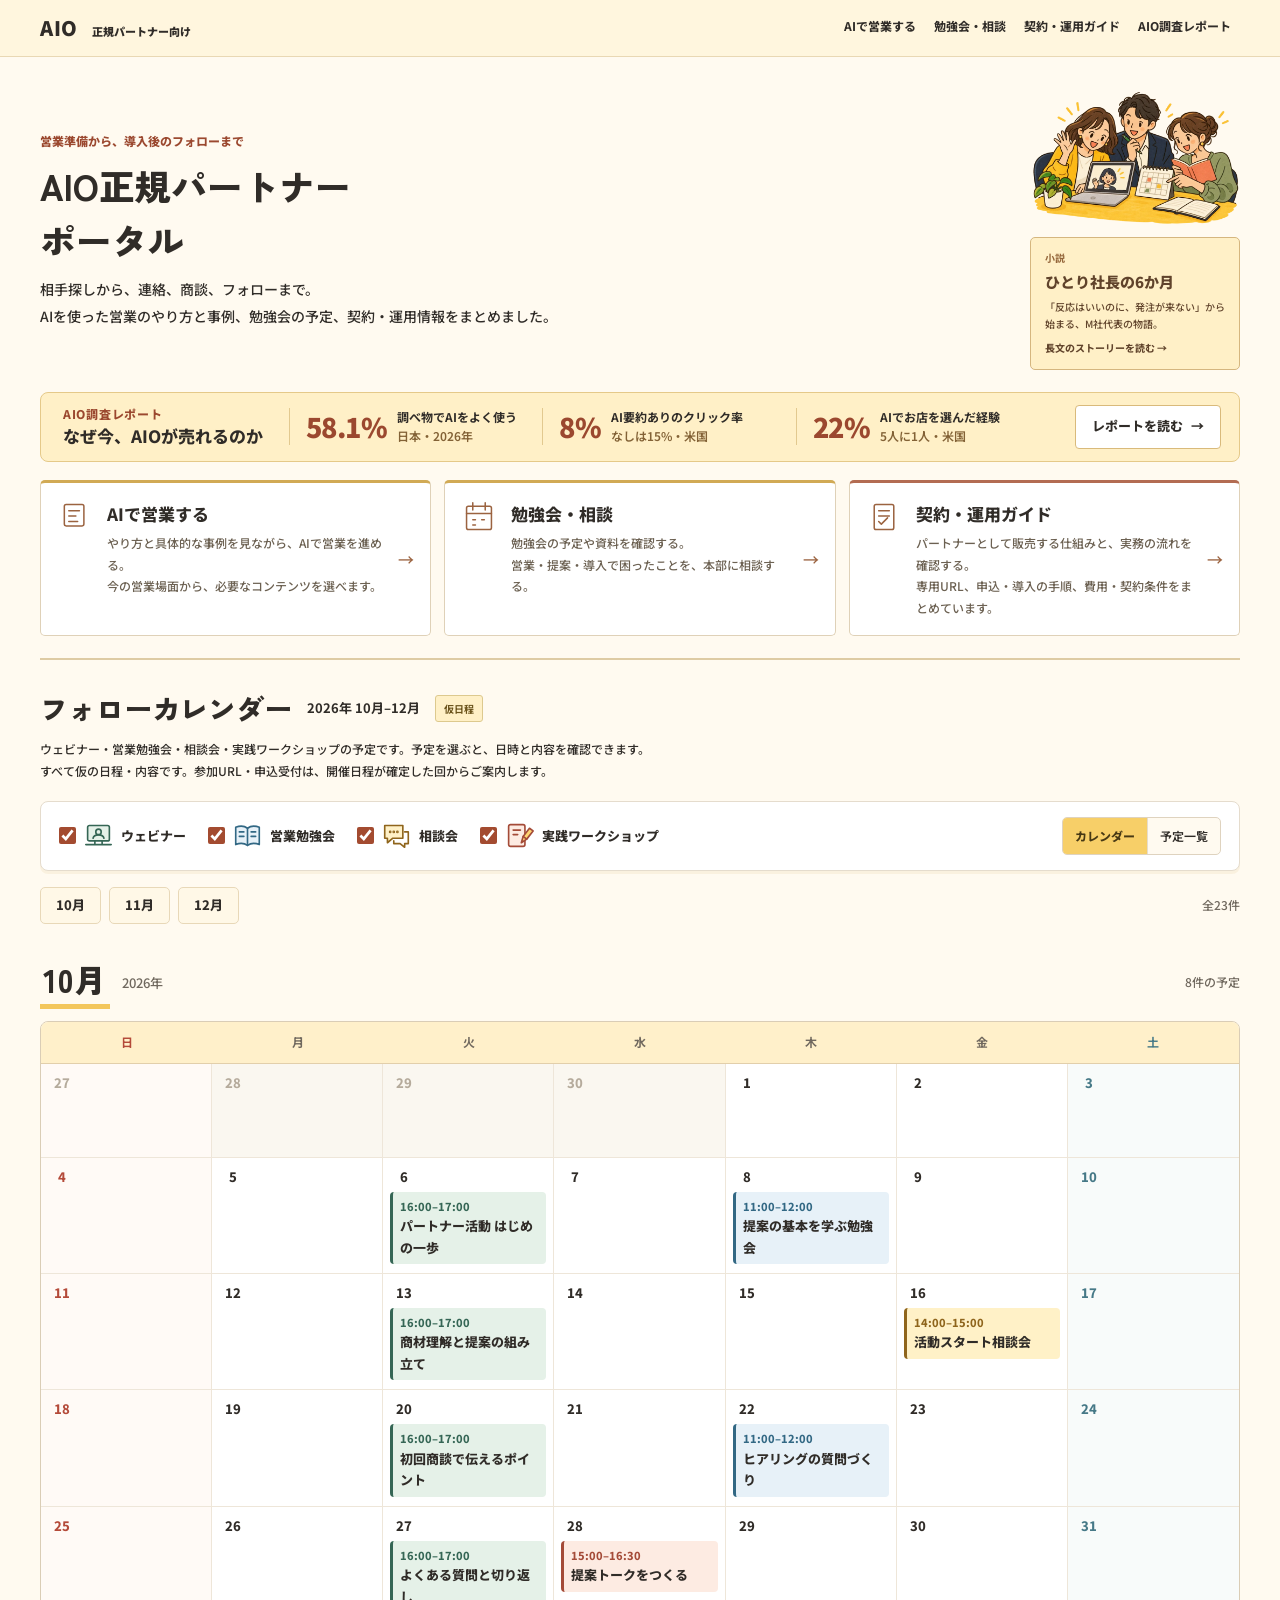
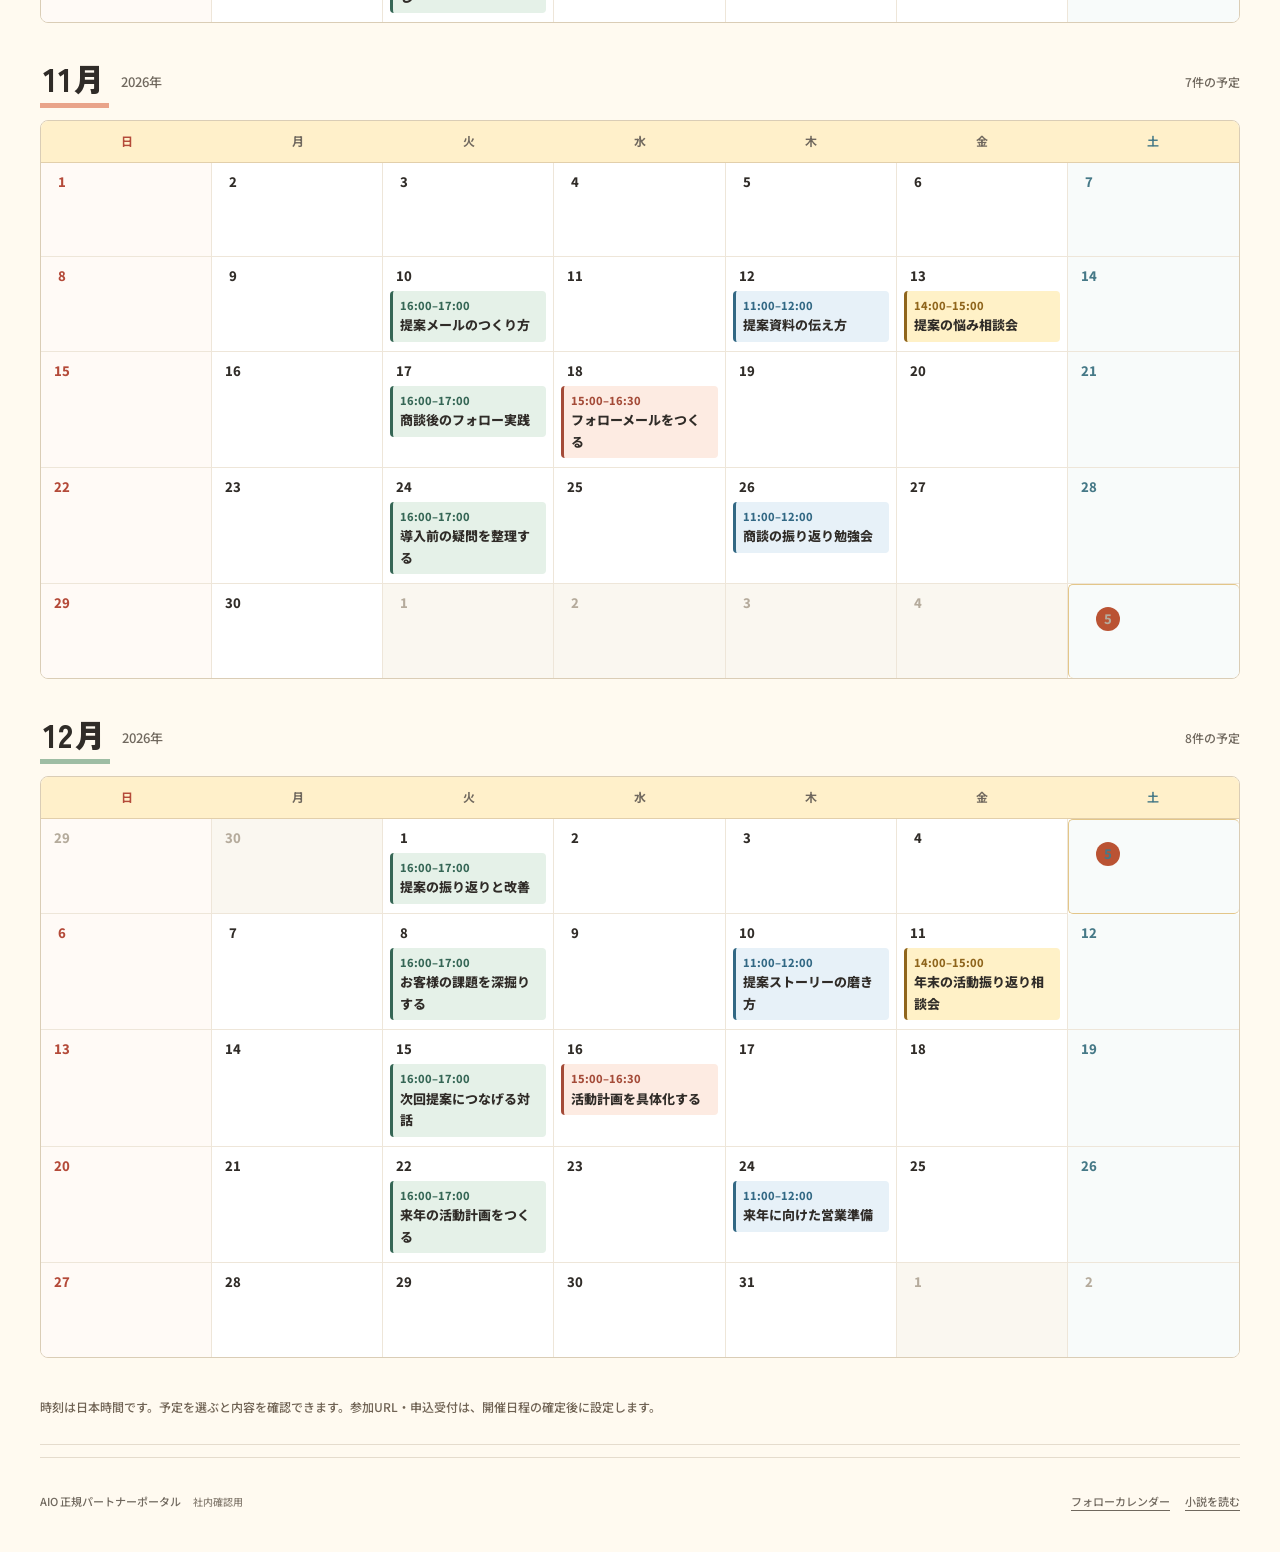
<file: aio/index.html>
<!doctype html>
<html lang="ja">
<head>
<meta charset="utf-8">
<meta name="viewport" content="width=device-width,initial-scale=1">
<meta name="robots" content="noindex,nofollow">
<meta name="color-scheme" content="light">

<meta name="description" content="社内確認用。3つの実務メニューと長文小説、10月〜12月のフォローカレンダー。">
<title>AIO正規パートナーポータル｜営業資料・フォローカレンダー</title>
<link rel="preload" href="fonts/noto-sans-jp.woff2" as="font" type="font/woff2" crossorigin>
<link rel="preload" href="fonts/zen-kaku-black.woff2" as="font" type="font/woff2" crossorigin>
<style>
@font-face{font-family:Partner Sans;src:url(fonts/noto-sans-jp.woff2) format("woff2");font-weight:100 900;font-style:normal;font-display:swap}
@font-face{font-family:Partner Heading;src:url(fonts/zen-kaku-black.woff2) format("woff2");font-weight:900;font-style:normal;font-display:swap}
:root{--ink:#252925;--muted:#71776e;--line:#dce0d8;--soft:#f5f6f2;--accent:#426248}
*{box-sizing:border-box}
html{scroll-behavior:smooth}
body{margin:0;background:#fff;color:var(--ink);font:14px/1.65 "Partner Sans",-apple-system,BlinkMacSystemFont,"Hiragino Kaku Gothic ProN","Yu Gothic",Meiryo,sans-serif}
button,input{font:inherit}button{color:inherit;cursor:pointer}button,a,input{-webkit-tap-highlight-color:transparent}
button{border:0;background:none}a{color:inherit}button:focus-visible,a:focus-visible,input:focus-visible{outline:3px solid #7f9e81;outline-offset:3px}
[hidden]{display:none!important}.inner{max-width:1200px;width:calc(100% - 64px);margin-inline:auto}
.masthead{border-bottom:1px solid var(--line);background:#fafbf8}.masthead .inner{display:flex;justify-content:space-between;align-items:center;gap:20px;padding-block:16px}
.company{font-size:14px;font-weight:700;letter-spacing:.02em}.audience{font-size:12px;color:var(--muted)}
.page-heading{display:flex;align-items:flex-start;justify-content:space-between;gap:24px;padding-top:35px;margin-bottom:22px}
h1{font-size:clamp(21px,2.1vw,26px);line-height:1.45;letter-spacing:.02em;margin:0 0 7px;font-weight:650}.date-range{color:var(--muted);margin:0;font-size:14px;letter-spacing:.04em}
.draft{white-space:nowrap;border:1px solid #d8d5c7;color:#756742;background:#fcfbf6;padding:4px 10px;font-size:11px;align-self:center;border-radius:3px}
.note{margin:0 0 23px;font-size:12px;color:var(--muted)}
.controls{border-top:1px solid var(--line);border-bottom:1px solid var(--line);padding:14px 0;display:flex;gap:18px;justify-content:space-between;align-items:center;flex-wrap:wrap}
.filters{display:flex;flex-wrap:wrap;gap:10px 20px;border:0;padding:0;margin:0;min-width:0}.filters legend{position:absolute;width:1px;height:1px;overflow:hidden;clip-path:inset(50%)}
.filter-label{display:flex;align-items:center;gap:7px;font-size:12px;cursor:pointer}.filter-label input{width:15px;height:15px;margin:0;accent-color:var(--accent)}
.dot{display:inline-block;width:7px;height:7px;border-radius:50%;background:var(--event-color);flex-shrink:0}
.view-switch{display:flex;align-items:center;gap:0;border:1px solid var(--line);border-radius:3px;overflow:hidden}.view-switch button{padding:6px 12px;font-size:11px;min-height:32px}.view-switch button+button{border-left:1px solid var(--line)}.view-switch button[aria-pressed=true]{background:#edf1e9;color:#324e38;font-weight:650}
.under-controls{display:flex;justify-content:space-between;gap:20px;align-items:center;padding:13px 0 0}.month-nav{display:flex;gap:23px}.month-nav a{font-size:12px;text-underline-offset:4px;text-decoration-color:#a7b2a2}.month-nav a:hover{color:var(--accent)}
.filter-status{display:flex;align-items:center;gap:14px;color:var(--muted);font-size:11px}.reset{font-size:11px;color:var(--muted);padding:0;text-decoration:underline;text-underline-offset:3px;min-height:28px}
.month-section{margin-top:35px;scroll-margin-top:20px}.month-heading{display:flex;align-items:baseline;gap:12px;margin-bottom:12px}.month-heading h2{font-size:25px;font-weight:650;letter-spacing:.03em;margin:0;line-height:1.5}.month-heading .year{font-size:12px;color:var(--muted)}.month-count{margin-left:auto;color:var(--muted);font-size:11px}
.month-table{border:1px solid var(--line)}.weekdays,.calendar-grid{display:grid;grid-template-columns:repeat(7,minmax(0,1fr))}.weekdays{background:#f5f6f2;border-bottom:1px solid var(--line)}.weekday{font-size:11px;padding:8px;text-align:center;color:var(--muted)}.weekday:first-child{color:#a3655c}.weekday:last-child{color:#61778b}
.day{min-width:0;min-height:90px;padding:7px 7px 9px;border-right:1px solid var(--line);border-bottom:1px solid var(--line);position:relative}.day:nth-child(7n){border-right:0}.day:nth-last-child(-n+7){border-bottom:0}.day.other{background:#fafbf9}.day-number{font-size:12px;line-height:24px;display:block;width:24px;height:24px;text-align:center;margin:0 0 3px 2px;font-variant-numeric:tabular-nums}.sun .day-number{color:#a3655c}.sat .day-number{color:#61778b}.other .day-number{color:#b5bab1}.today .day-number{background:var(--accent);color:#fff;border-radius:50%;font-weight:600}
.event{display:block;text-align:left;width:100%;padding:5px 7px;border-left:3px solid var(--event-color);border-radius:2px;background:var(--event-bg);margin-top:3px;line-height:1.5}.event:hover{filter:brightness(.96)}.event-time{display:block;font-size:11px;white-space:nowrap;font-variant-numeric:tabular-nums;color:var(--event-color);font-weight:650}.event-title{display:block;font-size:12px;overflow-wrap:anywhere;margin-top:1px}.day-mobile{display:none}
.agenda{border-top:1px solid var(--line)}.agenda-row{width:100%;text-align:left;display:grid;grid-template-columns:83px 112px 1fr 145px;gap:18px;align-items:center;border-bottom:1px solid var(--line);padding:14px 0}.agenda-row:hover{background:#fafbf8}.agenda-date{font-size:14px;font-variant-numeric:tabular-nums}.agenda-time{font-size:12px;color:var(--muted);white-space:nowrap;font-variant-numeric:tabular-nums}.agenda-title{font-size:13px;font-weight:550}.agenda-type{font-size:11px;color:var(--muted);display:flex;align-items:center;gap:7px}.agenda-mobile-time{display:none}
.empty{border:1px solid var(--line);padding:20px;color:var(--muted);font-size:12px}.page-end{font-size:11px;color:var(--muted);border-bottom:1px solid var(--line);padding:18px 0 25px;margin-top:20px}.footer{font-size:11px;color:var(--muted);display:flex;justify-content:space-between;gap:20px;padding:22px 0 32px}.footer-links{display:flex;gap:20px}.footer a{text-decoration:none}.footer a:hover{text-decoration:underline}
dialog{padding:0;border:1px solid var(--line);border-radius:6px;width:min(530px,calc(100% - 32px));max-height:calc(100dvh - 36px);color:var(--ink);overflow:auto;box-shadow:0 10px 40px #0002}dialog::backdrop{background:#25292566}.dialog-top{display:flex;justify-content:space-between;align-items:center;padding:18px 24px 0}.dialog-tag{display:flex;align-items:center;gap:7px;font-size:11px;color:var(--event-color)}.close{display:grid;place-items:center;font-size:24px;line-height:1;width:40px;height:40px;color:var(--muted)}.close:hover{background:var(--soft)}.dialog-content{padding:6px 24px 25px}.dialog-content h2{font-size:22px;line-height:1.5;font-weight:600;margin:0 0 18px}.detail-meta{border-top:1px solid var(--line);border-bottom:1px solid var(--line);padding:12px 0;margin:0 0 18px}.detail-meta p{font-size:12px;margin:3px 0}.detail-meta p:last-child{color:var(--muted);font-size:11px}.description{font-size:13px;margin:0 0 18px}.dialog-content h3{font-size:12px;margin:0 0 8px}.topics{padding-left:18px;font-size:12px;margin:0 0 22px}.topics li{margin-bottom:5px}.detail-note{border-top:1px solid var(--line);padding-top:13px;color:var(--muted);font-size:11px;margin:0}.day-events button{display:block;width:100%;padding:12px;text-align:left;border-bottom:1px solid var(--line)}.day-events button strong{display:block;font-size:13px}.day-events button small{font-size:11px;color:var(--muted)}
@media(max-width:950px){.inner{width:calc(100% - 40px)}.controls{gap:12px}.filters{gap:10px 14px}.event{padding:4px 5px}.event-time{font-size:10px}.event-title{font-size:11px}.day{padding-inline:4px;min-height:94px}.agenda-row{grid-template-columns:70px 100px 1fr;gap:12px}.agenda-type{grid-column:3;grid-row:auto}.agenda-row>.agenda-type{display:none}}
@media(max-width:600px){.inner{width:calc(100% - 32px)}.masthead .inner{padding-block:13px;gap:10px}.company{font-size:13px}.audience{font-size:10px}.page-heading{padding-top:24px;gap:10px;margin-bottom:14px}h1{font-size:21px;letter-spacing:0}.date-range{font-size:12px}.draft{font-size:10px;padding:3px 7px}.note{font-size:11px;line-height:1.8;margin-bottom:17px}.controls{display:block;padding:13px 0}.filters{gap:10px 16px}.filter-label{font-size:11px;min-height:26px}.view-switch{width:fit-content;margin-top:12px}.view-switch button{min-height:36px}.under-controls{gap:10px;align-items:start;padding-top:10px}.month-nav{gap:19px;padding-top:6px}.filter-status{gap:8px;font-size:10px;flex-wrap:wrap;justify-content:end}.reset{font-size:10px}.month-section{margin-top:27px}.month-heading{gap:8px;margin-bottom:9px}.month-heading h2{font-size:23px}.month-heading .year,.month-count{font-size:10px}.day{min-height:64px;padding:6px 2px}.day-number{font-size:11px;margin:0 auto}.day .event{display:none}.day-mobile{position:absolute;inset:0;display:flex;align-items:center;justify-content:center;flex-direction:column;gap:4px;padding:29px 2px 6px;width:100%}.mobile-dots{display:flex;gap:3px}.mobile-dots .dot{width:5px;height:5px}.mobile-count{font-size:8px;color:var(--muted)}.weekday{padding:7px 2px;font-size:10px}.agenda-row{grid-template-columns:72px minmax(0,1fr);gap:11px;padding:13px 0;align-items:start}.agenda-date{font-size:13px;white-space:nowrap}.agenda-time{display:none}.agenda-title{font-size:13px}.agenda-mobile-time{display:flex;align-items:center;gap:7px;font-size:11px;color:var(--muted);font-weight:400;margin-top:3px}.agenda-type{display:none}.footer{display:block;font-size:10px;padding:19px 0 25px}.footer-links{gap:17px;margin-top:10px}.page-end{font-size:10px;line-height:1.8;padding:13px 0 20px}.dialog-top{padding:13px 18px 0}.dialog-content{padding:6px 18px 21px}.dialog-content h2{font-size:20px}}

/* Warm paper, business typography, and illustrations that explain each format. */
:root{--ink:#302c28;--muted:#70685e;--line:#e5dccd;--soft:#fff7e5;--accent:#b65335}
body{background:#fffaf0;font-weight:500}
button:focus-visible,a:focus-visible,input:focus-visible{outline-color:#c16638}
.masthead{background:#fff6de;border-bottom-color:#e9d8b4}.masthead .inner{padding-block:14px}.company{font-weight:800}.audience{color:#6a5c45}
.page-heading{position:relative;align-items:center;min-height:212px;padding-top:26px;margin-bottom:4px;gap:24px}
.heading-copy{flex:1;min-width:0}.heading-meta{display:flex;align-items:center;gap:14px;margin-top:14px}
h1{font-family:"Partner Heading","Partner Sans",sans-serif;font-size:42px;font-weight:900;line-height:1.4;letter-spacing:.015em;margin:0}
.date-range{font-size:17px;font-weight:700;color:#625344;letter-spacing:.02em}.draft{background:#fff0be;border-color:#ddbf66;color:#6b531b;font-weight:700;align-self:auto;font-size:11px;border-radius:4px}
.heading-art{width:325px;height:205px;object-fit:contain;flex-shrink:0;mix-blend-mode:multiply}
.note{font-size:13px;line-height:1.8;color:#6c6256;margin-bottom:24px;max-width:800px}
.controls{background:#fff;border:1px solid var(--line);border-radius:8px;padding:15px 18px;gap:16px;box-shadow:0 3px 0 #efdfbd55}
.filters{gap:12px 22px}.filter-label{font-size:13px;font-weight:800;gap:8px}.filter-label input{width:17px;height:17px}.filter-label:has(input:not(:checked)){opacity:.55}
.type-icon{width:29px;height:29px;flex-shrink:0;color:var(--event-color)}.filter-label .dot{display:none}
.view-switch{border-radius:5px;border-color:#dfd3bf;background:#fffaf0}.view-switch button{font-size:12px;padding:7px 12px;font-weight:600;min-height:36px}.view-switch button[aria-pressed=true]{background:#f7cf68;color:#473914;font-weight:800}
.under-controls{padding-top:16px}.month-nav{gap:8px}.month-nav a{padding:5px 15px;border:1px solid #e8d8b8;border-radius:5px;background:#fff8e7;text-decoration:none;font-weight:800;font-size:13px}.month-nav a:hover{background:#ffe7a6;color:#5d4525}.filter-status{font-size:12px}
.month-section{margin-top:33px}.month-heading{align-items:center;margin-bottom:12px;gap:12px}.month-heading h2{font-family:"Partner Heading","Partner Sans",sans-serif;font-weight:900;font-size:32px;line-height:1.4;border-bottom:5px solid #f3c65b;padding:0 3px 2px}.month-section:nth-child(2) h2{border-color:#e9a48a}.month-section:nth-child(3) h2{border-color:#9ebda4}.month-count{font-size:12px}.month-heading .year{font-size:13px}
.month-table{border-color:#dacdb6;border-radius:8px;overflow:hidden;background:#fff}.weekdays{background:#fff0ca;border-bottom-color:#e2cfab}.weekday{font-size:12px;font-weight:700;padding:9px}.weekday:first-child,.sun .day-number{color:#b44a39}.weekday:last-child,.sat .day-number{color:#467987}
.day{min-height:94px;padding:7px 7px 9px;border-color:#eee6d9}.day.other{background:#faf7f0}.day.sun{background:#fffaf6}.day.sat{background:#f8fbfa}.day.other .day-number{color:#b5ab9c}.day-number{font-size:13px;font-weight:800}.today .day-number{background:#ba5333;font-weight:800}
.event{padding:6px 7px;border-radius:4px;transition:background .15s}.event-time{font-size:11px;font-weight:800}.event-title{font-size:13px;font-weight:800;line-height:1.65}.event:hover{filter:brightness(.96)}
.agenda{background:#fff;border:1px solid var(--line);border-radius:8px;overflow:hidden}.agenda-row{padding:15px 18px;border-bottom-color:#eee6d9}.agenda-row:last-child{border-bottom:0}.agenda-row:hover{background:#fff7e5}.agenda-date{font-weight:800}.agenda-title{font-weight:800}.agenda-type{font-size:12px}.empty{background:#fff;border-radius:8px}.page-end{color:#706354;font-size:12px}.footer{font-size:12px}
dialog{background:#fffaf2;border-radius:10px;border-color:#d8c5a5}.dialog-content h2{font-family:"Partner Heading","Partner Sans",sans-serif;font-weight:900;font-size:25px}.dialog-tag{font-size:12px;font-weight:800}.dialog-tag .type-icon{width:30px;height:30px}.detail-meta p{font-size:13px}.description{font-size:14px}.dialog-content h3{font-size:13px;font-weight:800}.topics{font-size:13px}.close:hover{background:#f6e4c5}.agenda-mobile-time{font-weight:500}
@media(max-width:1100px){.filters{gap:10px 16px}.controls{padding:14px}.type-icon{width:25px;height:25px}.filter-label{font-size:12px}}
@media(max-width:950px){h1{font-size:35px}.heading-art{width:265px;height:185px}.page-heading{min-height:205px}.event-title{font-size:11px}.event-time{font-size:10px}.event{padding:5px}.controls{gap:12px}.agenda-row{padding:14px}}
@media(max-width:600px){.page-heading{padding-top:23px;min-height:0;gap:8px;margin-bottom:13px;align-items:center}h1{font-size:clamp(21px,5.6vw,28px);line-height:1.5;max-width:210px}.heading-art{width:112px;height:112px;margin-right:-5px}.heading-meta{display:block;margin-top:9px}.date-range{font-size:13px;white-space:nowrap}.draft{display:inline-block;margin-top:6px;font-size:10px;padding:2px 7px}.note{font-size:12px;margin-bottom:18px;line-height:1.8}.controls{padding:13px 12px}.filters{display:grid;grid-template-columns:auto auto;gap:12px 10px}.filter-label{font-size:11px;gap:5px}.type-icon{width:25px;height:25px}.filter-label input{width:16px;height:16px}.view-switch{margin-top:14px}.under-controls{gap:10px}.month-nav{gap:5px}.month-nav a{font-size:11px;padding:5px 9px}.filter-status{font-size:11px}.month-heading h2{font-size:28px}.month-heading .year,.month-count{font-size:11px}.month-section{margin-top:27px}.day{min-height:68px;padding:6px 2px}.day-number{font-size:12px}.weekday{font-size:11px}.agenda-row{padding:14px 12px;grid-template-columns:67px minmax(0,1fr);gap:8px}.agenda-title{font-size:13px}.agenda-date{font-size:13px}.agenda-mobile-time{font-size:10px;gap:5px}.dialog-content h2{font-size:22px}.footer{font-size:10px}.page-end{font-size:11px}}

@media(prefers-reduced-motion:reduce){html{scroll-behavior:auto}}

/* Portal links keep the calendar within easy reach. */
.masthead .inner{min-height:56px;padding-block:0}.portal-nav{display:flex;gap:8px}.portal-nav a{display:flex;align-items:center;min-height:44px;padding:0 12px;font-size:13px;font-weight:700;text-decoration:none}.portal-nav a[aria-current]{color:#984124;text-decoration:underline;text-decoration-thickness:3px;text-underline-offset:7px}.portal-link{display:flex;align-items:center;justify-content:space-between;gap:20px;padding:18px 22px;margin:0 0 24px;background:#fff0c7;border:1px solid #e5c989;border-radius:8px;text-decoration:none}.portal-link:hover{background:#ffe9ad;color:var(--ink)}.portal-link small{display:block;font-size:11px;color:#836236;font-weight:700;margin-bottom:3px}.portal-link strong{font-size:17px;font-weight:800;display:block}.portal-link p{font-size:12px;margin:3px 0 0;color:#66573f}.portal-link .arrow{font-size:22px;color:#9b482f}
@media(max-width:600px){.company{font-size:12px}.portal-nav{gap:0}.portal-nav a{padding:0 8px;font-size:11px}.portal-link{padding:15px 16px;gap:12px;margin-bottom:18px}.portal-link strong{font-size:15px}.portal-link p{font-size:11px}}

.portal-nav{flex-wrap:wrap}.portal-nav a{white-space:nowrap}.masthead .inner{padding-block:5px}.data-entry{background:#fff6de}.portal-link p{line-height:1.8}@media(max-width:600px){.masthead .inner{flex-wrap:wrap;gap:0;padding-block:6px}.company{min-height:28px;align-content:center}.portal-nav a{font-size:11px;padding:0 8px}}
</style>
<link rel="stylesheet" href="portal.css"><script src="portal.js" defer></script><link rel="stylesheet" href="menu-update.css"><link rel="canonical" href="https://writeup-inc.github.io/partner/aio/"><style>
img,video{max-width:100%;height:auto}svg{max-width:100%}
.portal-intro h1{font-size:clamp(25px,2.8vw,36px)}
.report-band{display:grid;grid-template-columns:auto minmax(0,1fr) auto;align-items:center;gap:26px;padding:12px 18px 12px 22px;margin:0 0 18px;background:#fff0c7;border:1px solid #e5c989;border-radius:8px}
.rb-head p{margin:0;font-size:12px;line-height:1.5;font-weight:800;letter-spacing:.06em;color:#9b482f}
.rb-head h2{margin:0;font-size:17px;line-height:1.5;font-weight:800;white-space:nowrap}
.rb-stats{display:grid;grid-template-columns:repeat(3,minmax(0,1fr));margin:0;padding:0;list-style:none}
.rb-stats li{display:flex;align-items:center;gap:10px;min-width:0;padding:0 16px;border-left:1px solid #e2c98f}
.rb-stats b{font-size:27px;line-height:1.15;font-weight:900;color:#9b482f;font-variant-numeric:tabular-nums;white-space:nowrap;letter-spacing:-.02em}
.rb-stats span{font-size:12px;line-height:1.55;font-weight:700;min-width:0;word-break:auto-phrase;line-break:strict}
.rb-stats small{display:block;font-size:12px;line-height:1.5;color:#836236;font-weight:600}
.rb-link{display:inline-flex;align-items:center;gap:8px;min-height:44px;padding:0 16px;background:#fff;border:1px solid #d9ba7b;border-radius:4px;font-size:13px;font-weight:800;text-decoration:none;white-space:nowrap}
.rb-link:hover{background:#fff8e6}
@media(max-width:1080px){.report-band{grid-template-columns:minmax(0,1fr) auto;gap:10px 16px}.rb-stats{grid-column:1/-1;grid-row:2}.rb-stats li:first-child{border-left:0;padding-left:0}}
@media(max-width:600px){.report-band{padding:12px 14px;gap:8px 10px;margin-bottom:14px}.rb-long{display:none}.rb-head h2{white-space:normal}.rb-head h2{font-size:15px}.rb-link{min-height:40px;padding:0 11px;font-size:12px}.rb-stats li{display:block;padding:0 8px}.rb-stats b{display:block;font-size:21px}.rb-stats span{display:block;line-height:1.45}}
</style></head>
<body><a class="skip-link" href="#main">本文へ移動</a><header class="site-header"><div class="site-inner"><a class="site-brand" href="./">AIO <span>正規パートナー向け</span></a><button class="menu-toggle" type="button" aria-expanded="false" aria-controls="portal-menu">メニュー <span aria-hidden="true">＋</span></button><nav class="site-nav" id="portal-menu" aria-label="3つの実務メニュー"><a href="./sales/">AIで営業する</a><a href="./events/">勉強会・相談</a><a href="./guide/">契約・運用ガイド</a><a href="report/">AIO調査レポート</a></nav></div></header><main class="inner" id="main"><section class="portal-intro" aria-labelledby="portal-title"><div class="intro-copy"><p class="kicker">営業準備から、導入後のフォローまで</p><h1 id="portal-title">AIO正規パートナー<br>ポータル</h1><p>相手探しから、連絡、商談、フォローまで。<br>AIを使った営業のやり方と事例、勉強会の予定、契約・運用情報をまとめました。</p></div><div class="intro-side"><img src="images/partner-learning.webp" width="325" height="205" alt="仲間とオンラインで学び、予定を相談するイラスト" fetchpriority="high"><a class="story-entry" href="story/"><span class="story-entry-tag">小説</span><strong>ひとり社長の6か月</strong><span>「反応はいいのに、発注が来ない」から始まる、M社代表の物語。</span><b>長文のストーリーを読む →</b></a></div></section><section class="report-band" aria-labelledby="report-band-title"><div class="rb-head"><p>AIO調査レポート</p><h2 id="report-band-title">なぜ今、AIOが売れるのか</h2></div><ul class="rb-stats"><li><b>58.1%</b><span>調べ物でAIをよく使う<small>日本・2026年</small></span></li><li><b>8%</b><span>AI要約ありのクリック率<small>なしは15%・米国</small></span></li><li><b>22%</b><span>AIでお店を選んだ経験<small>5人に1人・米国</small></span></li></ul><a class="rb-link" href="report/" aria-label="AIO調査レポートを読む"><span><span class="rb-long">レポートを</span>読む</span><span aria-hidden="true">→</span></a></section><nav class="menu-grid approved-menu" aria-label="3つの実務メニュー"><a class="menu-card" href="sales/"><svg viewBox="0 0 36 38" fill="none" stroke="currentColor" stroke-width="1.7" stroke-linecap="round" stroke-linejoin="round" aria-hidden="true"><rect x="6" y="5" width="22" height="24" rx="2"/><path d="M11 12h12M11 18h8M11 24h10"/></svg><div><strong>AIで営業する</strong><p>やり方と具体的な事例を見ながら、AIで営業を進める。<br>今の営業場面から、必要なコンテンツを選べます。</p></div><span class="arrow" aria-hidden="true">→</span></a><a class="menu-card" href="events/"><svg viewBox="0 0 36 38" fill="none" stroke="currentColor" stroke-width="1.7" stroke-linecap="round" stroke-linejoin="round" aria-hidden="true"><rect x="4" y="7" width="28" height="26" rx="2"/><path d="M4 15h28M11 3v8M25 3v8M11 22h3M21 22h3M11 28h3"/></svg><div><strong>勉強会・相談</strong><p>勉強会の予定や資料を確認する。<br>営業・提案・導入で困ったことを、本部に相談する。</p></div><span class="arrow" aria-hidden="true">→</span></a><a class="menu-card" href="guide/"><svg viewBox="0 0 36 38" fill="none" stroke="currentColor" stroke-width="1.7" stroke-linecap="round" stroke-linejoin="round" aria-hidden="true"><rect x="7" y="5" width="22" height="28" rx="2"/><path d="M12 12h12M12 18h12M12 24l3 3 7-7"/></svg><div><strong>契約・運用ガイド</strong><p>パートナーとして販売する仕組みと、実務の流れを確認する。<br>専用URL、申込・導入の手順、費用・契約条件をまとめています。</p></div><span class="arrow" aria-hidden="true">→</span></a></nav><section class="calendar-heading" id="calendar" aria-labelledby="calendar-title"><div class="calendar-title"><h2 id="calendar-title">フォローカレンダー</h2><span class="calendar-date">2026年 10月–12月</span><span class="draft">仮日程</span></div><p>ウェビナー・営業勉強会・相談会・実践ワークショップの予定です。予定を選ぶと、日時と内容を確認できます。<br>すべて仮の日程・内容です。参加URL・申込受付は、開催日程が確定した回からご案内します。</p></section>
<div class="controls">
<fieldset class="filters"><legend>予定の種類で絞り込む</legend>
<label class="filter-label" style="--event-color:#356655"><input type="checkbox" value="webinar" checked><svg class="type-icon" viewBox="0 0 32 32" fill="none" stroke="currentColor" stroke-width="1.8" stroke-linecap="round" stroke-linejoin="round" aria-hidden="true"><rect x="4" y="5" width="24" height="17" rx="2" fill="#e5f1e8"/><path d="M2 26h28M12 22v4m8-4v4"/><circle cx="16" cy="12" r="3"/><path d="M10 19c1-5 11-5 12 0"/></svg>ウェビナー</label>
<label class="filter-label" style="--event-color:#326884"><input type="checkbox" value="sales" checked><svg class="type-icon" viewBox="0 0 32 32" fill="none" stroke="currentColor" stroke-width="1.8" stroke-linecap="round" stroke-linejoin="round" aria-hidden="true"><path d="M3 7c5-2 9-2 13 1 4-3 8-3 13-1v19c-5-2-9-2-13 1-4-3-8-3-13-1Z" fill="#e7f1f8"/><path d="M16 8v19M7 12h5m-5 5h5m8-5h5m-5 5h5"/></svg>営業勉強会</label>
<label class="filter-label" style="--event-color:#8f651c"><input type="checkbox" value="consult" checked><svg class="type-icon" viewBox="0 0 32 32" fill="none" stroke="currentColor" stroke-width="1.8" stroke-linecap="round" stroke-linejoin="round" aria-hidden="true"><path d="M3 5h20v14H12l-6 5v-5H3Z" fill="#fff1c7"/><path d="M25 12h4v13h-4v4l-5-4h-7v-3"/><circle cx="9" cy="12" r=".6"/><circle cx="13" cy="12" r=".6"/><circle cx="17" cy="12" r=".6"/></svg>相談会</label>
<label class="filter-label" style="--event-color:#a44b38"><input type="checkbox" value="workshop" checked><svg class="type-icon" viewBox="0 0 32 32" fill="none" stroke="currentColor" stroke-width="1.8" stroke-linecap="round" stroke-linejoin="round" aria-hidden="true"><rect x="4" y="4" width="18" height="24" rx="2" fill="#fdebe2"/><path d="M9 10h8m-8 5h5M18 24l2-7L27 8l4 3-7 9Z" fill="#ffd572"/><path d="m20 17 4 3"/></svg>実践ワークショップ</label>
</fieldset>
<div class="view-switch" aria-label="表示形式"><button type="button" id="calendarButton" aria-pressed="true">カレンダー</button><button type="button" id="listButton" aria-pressed="false">予定一覧</button></div>
</div>
<div class="under-controls"><nav class="month-nav" aria-label="月に移動"><a href="#month-10">10月</a><a href="#month-11">11月</a><a href="#month-12">12月</a></nav><div class="filter-status"><span id="eventCount" role="status" aria-live="polite">全23件</span><button type="button" class="reset" id="resetFilters">絞り込みを解除</button></div></div>
<div id="months"></div>
<p class="page-end">時刻は日本時間です。予定を選ぶと内容を確認できます。参加URL・申込受付は、開催日程の確定後に設定します。</p>
</main>
<footer class="site-footer inner"><span>AIO 正規パートナーポータル <small>社内確認用</small></span><div><a href="./#calendar">フォローカレンダー</a><a href="./story/">小説を読む</a></div></footer>
<dialog id="eventDialog" aria-labelledby="dialogTitle"><div class="dialog-top"><span class="dialog-tag" id="dialogTag"></span><button type="button" class="close" id="closeDialog" aria-label="詳細を閉じる">×</button></div><div class="dialog-content" id="dialogContent"></div></dialog>
<noscript><p class="inner">予定の表示にはJavaScriptを有効にしてください。すべて仮の開催日程です。</p></noscript>
<script>
// 全件、企画用の仮予定。開催日程はここで編集します。
const TYPES={webinar:{label:'ウェビナー',color:'#356655',bg:'#e5f1e8'},sales:{label:'営業勉強会',color:'#326884',bg:'#e7f1f8'},consult:{label:'相談会',color:'#8f651c',bg:'#fff1c7'},workshop:{label:'実践ワークショップ',color:'#a44b38',bg:'#fdebe2'}};
const EVENTS=[
{id:'w01',date:'2026-10-06',start:'16:00',end:'17:00',type:'webinar',title:'パートナー活動 はじめの一歩',description:'これからの活動をイメージできるよう、提案準備の基本を整理するウェビナーです。',topics:['活動を始める前に整理したいこと','お客様との接点のつくり方','次の一歩の決め方']},
{id:'w02',date:'2026-10-13',start:'16:00',end:'17:00',type:'webinar',title:'商材理解と提案の組み立て',description:'商材の特徴を、お客様の課題に沿った提案へつなげる考え方を学びます。',topics:['商材の特徴を短く伝える','課題と提案を結びつける','説明の順番を整理する']},
{id:'w03',date:'2026-10-20',start:'16:00',end:'17:00',type:'webinar',title:'初回商談で伝えるポイント',description:'初回の会話で確認したいことと、提案に進むための伝え方を整理します。',topics:['初回商談の目的を決める','現状を聞く質問を用意する','次回につながる締め方']},
{id:'w04',date:'2026-10-27',start:'16:00',end:'17:00',type:'webinar',title:'よくある質問と切り返し',description:'提案時の質問への対応を題材に、分かりやすい説明の仕方を考えます。',topics:['質問の背景を確かめる','回答を短く組み立てる','確認が必要なことを持ち帰る']},
{id:'w05',date:'2026-11-10',start:'16:00',end:'17:00',type:'webinar',title:'提案メールのつくり方',description:'お客様が次の行動を選びやすい、提案メールの組み立て方を学びます。',topics:['件名と冒頭のつくり方','相手に合う提案のまとめ方','次のアクションの伝え方']},
{id:'w06',date:'2026-11-17',start:'16:00',end:'17:00',type:'webinar',title:'商談後のフォロー実践',description:'商談で確認した内容をもとに、その後の連絡と提案の進め方を整理します。',topics:['商談内容を要約する','フォローのタイミングを考える','次回の議題を具体化する']},
{id:'w07',date:'2026-11-24',start:'16:00',end:'17:00',type:'webinar',title:'導入前の疑問を整理する',description:'お客様の導入前の疑問を整理し、確認漏れを減らすための進め方を学びます。',topics:['気になる点を一覧にする','確認する相手を整理する','回答と次の判断をつなげる']},
{id:'w08',date:'2026-12-01',start:'16:00',end:'17:00',type:'webinar',title:'提案の振り返りと改善',description:'これまでの提案を振り返り、次に変えるポイントを整理する時間です。',topics:['うまく伝わった点を振り返る','難しかった点を整理する','次回に試すことを決める']},
{id:'w09',date:'2026-12-08',start:'16:00',end:'17:00',type:'webinar',title:'お客様の課題を深掘りする',description:'お客様の話から課題の背景を理解するための、質問と対話の組み立てを学びます。',topics:['現状と理想を分けて聞く','課題の背景を確かめる','優先順位を一緒に整理する']},
{id:'w10',date:'2026-12-15',start:'16:00',end:'17:00',type:'webinar',title:'次回提案につなげる対話',description:'次の提案に必要な情報を整理し、お客様との会話の進め方を考えます。',topics:['次回までの確認事項を決める','判断に必要な情報を聞く','双方のアクションを整理する']},
{id:'w11',date:'2026-12-22',start:'16:00',end:'17:00',type:'webinar',title:'来年の活動計画をつくる',description:'3ヶ月の活動を振り返り、来年の提案活動に向けた計画を考えます。',topics:['今年の活動を振り返る','取り組むテーマを絞る','最初の1ヶ月の行動を決める']},
{id:'s01',date:'2026-10-08',start:'11:00',end:'12:00',type:'sales',title:'提案の基本を学ぶ勉強会',description:'提案の入口から次回の約束まで、営業活動の基本を整理します。',topics:['提案の目的の決め方','伝える内容を整理する','次回の約束のつくり方']},
{id:'s02',date:'2026-10-22',start:'11:00',end:'12:00',type:'sales',title:'ヒアリングの質問づくり',description:'お客様の状況を理解するための、質問の組み立てを練習します。',topics:['質問の順番を考える','答えを深掘りする','聞いたことを整理する']},
{id:'s03',date:'2026-11-12',start:'11:00',end:'12:00',type:'sales',title:'提案資料の伝え方',description:'資料を説明する順番と、要点の伝え方を考える勉強会です。',topics:['相手の関心に合わせる','資料の要点を伝える','質問を受け止める']},
{id:'s04',date:'2026-11-26',start:'11:00',end:'12:00',type:'sales',title:'商談の振り返り勉強会',description:'商談後に確認したいポイントを整理し、次の提案の改善につなげます。',topics:['会話の流れを振り返る','確認できなかった点を整理する','次回の工夫を考える']},
{id:'s05',date:'2026-12-10',start:'11:00',end:'12:00',type:'sales',title:'提案ストーリーの磨き方',description:'相手が理解しやすい流れに、提案のストーリーを組み直します。',topics:['課題から提案へつなげる','説明を簡潔にする','締めくくりを考える']},
{id:'s06',date:'2026-12-24',start:'11:00',end:'12:00',type:'sales',title:'来年に向けた営業準備',description:'年明けの提案活動に向けて、準備しておきたいことを整理します。',topics:['次の提案先を整理する','準備が必要な資料を確認する','最初の連絡の内容を考える']},
{id:'c01',date:'2026-10-16',start:'14:00',end:'15:00',type:'consult',title:'活動スタート相談会',description:'パートナー活動を始める際の疑問を持ち寄る、グループ相談会です。',topics:['活動準備の疑問を整理する','提案前に確認したいこと','次の進め方を考える']},
{id:'c02',date:'2026-11-13',start:'14:00',end:'15:00',type:'consult',title:'提案の悩み相談会',description:'提案活動で迷っている点を持ち寄り、考え方を整理するグループ相談会です。',topics:['迷っている点を整理する','確認が必要なことを明らかにする','次に試すことを考える']},
{id:'c03',date:'2026-12-11',start:'14:00',end:'15:00',type:'consult',title:'年末の活動振り返り相談会',description:'活動を振り返り、次の提案に向けた疑問を整理するグループ相談会です。',topics:['活動の振り返り','残っている疑問の整理','来年に向けた準備']},
{id:'p01',date:'2026-10-28',start:'15:00',end:'16:30',type:'workshop',title:'提案トークをつくる',description:'お客様への説明を想定し、短い提案トークを組み立てる実践ワークショップです。',topics:['提案の入口の一言をつくる','課題と提案をつなげる','伝え方を見直す']},
{id:'p02',date:'2026-11-18',start:'15:00',end:'16:30',type:'workshop',title:'フォローメールをつくる',description:'商談後の連絡を想定し、お客様に合わせたフォローメールをつくります。',topics:['会話の要点をまとめる','次の提案を言葉にする','メールの文章を見直す']},
{id:'p03',date:'2026-12-16',start:'15:00',end:'16:30',type:'workshop',title:'活動計画を具体化する',description:'来年の活動に向けて、行動と準備を具体的な計画に落とし込むワークショップです。',topics:['取り組むテーマを決める','必要な準備を洗い出す','行動予定をつくる']}
];

const WEEKDAYS=['日','月','火','水','木','金','土'];
const MONTHS=[9,10,11];
const $=id=>document.getElementById(id);
const mobile=window.matchMedia('(max-width:600px)');
let viewPreference=null,activeTypes=new Set(Object.keys(TYPES));
const escapeHTML=s=>String(s).replace(/[&<>"']/g,c=>({'&':'&amp;','<':'&lt;','>':'&gt;','"':'&quot;',"'":'&#39;'}[c]));
// Calendar dates are date-only; UTC prevents a viewer's timezone shifting the weekday.
const parseDate=s=>new Date(s+'T12:00:00Z');
const dateKey=d=>`${d.getUTCFullYear()}-${String(d.getUTCMonth()+1).padStart(2,'0')}-${String(d.getUTCDate()).padStart(2,'0')}`;
const dayOfWeek=s=>WEEKDAYS[parseDate(s).getUTCDay()];
const fullDate=s=>{const d=parseDate(s);return `2026年${d.getUTCMonth()+1}月${d.getUTCDate()}日（${dayOfWeek(s)}）`;};
const eventStyle=e=>`--event-color:${TYPES[e.type].color};--event-bg:${TYPES[e.type].bg}`;
const selectedEvents=()=>EVENTS.filter(e=>activeTypes.has(e.type)).sort((a,b)=>(a.date+a.start).localeCompare(b.date+b.start));
function gridHTML(month,ev){
  const start=new Date(Date.UTC(2026,month,1));start.setUTCDate(1-start.getUTCDay());
  const cells=Math.ceil((new Date(Date.UTC(2026,month,1)).getUTCDay()+new Date(Date.UTC(2026,month+1,0)).getUTCDate())/7)*7;
  const today=new Intl.DateTimeFormat('en-CA',{timeZone:'Asia/Tokyo',year:'numeric',month:'2-digit',day:'2-digit'}).format(new Date());
  let html='<div class="month-table"><div class="weekdays" aria-hidden="true">'+WEEKDAYS.map(w=>`<span class="weekday">${w}</span>`).join('')+'</div><div class="calendar-grid">';
  for(let i=0;i<cells;i++){
    const d=new Date(start);d.setUTCDate(start.getUTCDate()+i);const key=dateKey(d),own=d.getUTCMonth()===month,dayEvents=own?ev.filter(e=>e.date===key):[];
    html+=`<div class="day ${own?'':'other'} ${d.getUTCDay()===0?'sun':''} ${d.getUTCDay()===6?'sat':''} ${key===today?'today':''}" data-date="${key}"><span class="day-number" ${key===today?'aria-current="date"':''}>${d.getUTCDate()}</span>`;
    html+=dayEvents.map(e=>`<button type="button" class="event" data-event="${e.id}" style="${eventStyle(e)}" aria-label="${escapeHTML(fullDate(e.date)+' '+e.start+'から'+e.end+' '+e.title+'（仮）')}"><span class="event-time">${e.start}–${e.end}</span><span class="event-title">${escapeHTML(e.title)}</span></button>`).join('');
    if(dayEvents.length)html+=`<button type="button" class="day-mobile" data-day="${key}" aria-label="${fullDate(key)}、${dayEvents.length}件の予定"><span class="mobile-dots">${dayEvents.map(e=>`<span class="dot" style="${eventStyle(e)}"></span>`).join('')}</span><span class="mobile-count">${dayEvents.length}件</span></button>`;
    html+='</div>';
  }
  return html+'</div></div>';
}
function agendaHTML(ev){
  return '<div class="agenda">'+ev.map(e=>`<button type="button" class="agenda-row" data-event="${e.id}" style="${eventStyle(e)}"><span class="agenda-date">${parseDate(e.date).getUTCDate()}日（${dayOfWeek(e.date)}）</span><span class="agenda-time">${e.start}–${e.end}</span><span class="agenda-title">${escapeHTML(e.title)}<span class="agenda-mobile-time"><span class="dot"></span>${e.start}–${e.end} ／ ${TYPES[e.type].label}</span></span><span class="agenda-type"><span class="dot"></span>${TYPES[e.type].label}</span></button>`).join('')+'</div>';
}
function render(){
  const view=viewPreference??(mobile.matches?'list':'calendar'),events=selectedEvents();
  $('calendarButton').setAttribute('aria-pressed',String(view==='calendar'));$('listButton').setAttribute('aria-pressed',String(view==='list'));
  $('eventCount').textContent=`全${events.length}件`;
  $('resetFilters').hidden=activeTypes.size===Object.keys(TYPES).length;
  $('months').innerHTML=MONTHS.map(month=>{
    const ev=events.filter(e=>parseDate(e.date).getUTCMonth()===month);
    return `<section class="month-section" id="month-${month+1}" aria-labelledby="title-${month+1}"><div class="month-heading"><h2 id="title-${month+1}">${month+1}月</h2><span class="year">2026年</span><span class="month-count">${ev.length}件の予定</span></div>${ev.length===0?'<div class="empty">この条件に一致する予定はありません。</div>':view==='calendar'?gridHTML(month,ev):agendaHTML(ev)}</section>`;
  }).join('');
  wireEvents($('months'));
  $('months').querySelectorAll('[data-day]').forEach(b=>b.addEventListener('click',()=>openDay(b.dataset.day)));
}
function wireEvents(container){container.querySelectorAll('[data-event]').forEach(b=>b.addEventListener('click',()=>openEvent(b.dataset.event)));}
function showDialog(){if(!$('eventDialog').open)$('eventDialog').showModal();}
function openEvent(id){
  const e=EVENTS.find(e=>e.id===id);if(!e)return;
  $('dialogTag').setAttribute('style',eventStyle(e));$('dialogTag').innerHTML=`<span class="dot"></span>${TYPES[e.type].label}（仮）`;
  $('dialogContent').innerHTML=`<h2 id="dialogTitle">${escapeHTML(e.title)}</h2><div class="detail-meta"><p><strong>${fullDate(e.date)}</strong></p><p>${e.start}–${e.end} <span style="color:var(--muted)">／ 日本時間</span></p><p>オンライン開催（仮）</p><p>対象：契約済みの正規パートナー企業</p></div><p class="description">${escapeHTML(e.description)}</p><h3>この回で扱うテーマ（仮）</h3><ul class="topics">${e.topics.map(t=>`<li>${escapeHTML(t)}</li>`).join('')}</ul><p class="detail-note">参加URL・申込受付は未設定です。<br>開催日時・内容は確定後に更新します。</p>`;
  showDialog();$('eventDialog').scrollTop=0;
}

function openDay(key){
  const ev=selectedEvents().filter(e=>e.date===key);if(ev.length===1){openEvent(ev[0].id);return;}
  $('dialogTag').removeAttribute('style');$('dialogTag').textContent='この日の予定（仮）';
  $('dialogContent').innerHTML=`<h2 id="dialogTitle">${fullDate(key)}</h2><div class="day-events">${ev.map(e=>`<button type="button" data-event="${e.id}" style="${eventStyle(e)}"><small>${e.start}–${e.end} ／ ${TYPES[e.type].label}</small><strong>${escapeHTML(e.title)}</strong></button>`).join('')}</div>`;wireEvents($('dialogContent'));showDialog();
}
$('calendarButton').addEventListener('click',()=>{viewPreference='calendar';render();});
$('listButton').addEventListener('click',()=>{viewPreference='list';render();});
document.querySelectorAll('.filters input').forEach(input=>input.addEventListener('change',()=>{input.checked?activeTypes.add(input.value):activeTypes.delete(input.value);render();}));
$('resetFilters').addEventListener('click',()=>{activeTypes=new Set(Object.keys(TYPES));document.querySelectorAll('.filters input').forEach(i=>i.checked=true);render();});
$('closeDialog').addEventListener('click',()=>$('eventDialog').close());
$('eventDialog').addEventListener('click',e=>{if(e.target!==$('eventDialog'))return;const r=$('eventDialog').getBoundingClientRect();if(e.clientX<r.left||e.clientX>r.right||e.clientY<r.top||e.clientY>r.bottom)$('eventDialog').close();});
mobile.addEventListener('change',render);render();
</script>
</body>
</html>
</file>
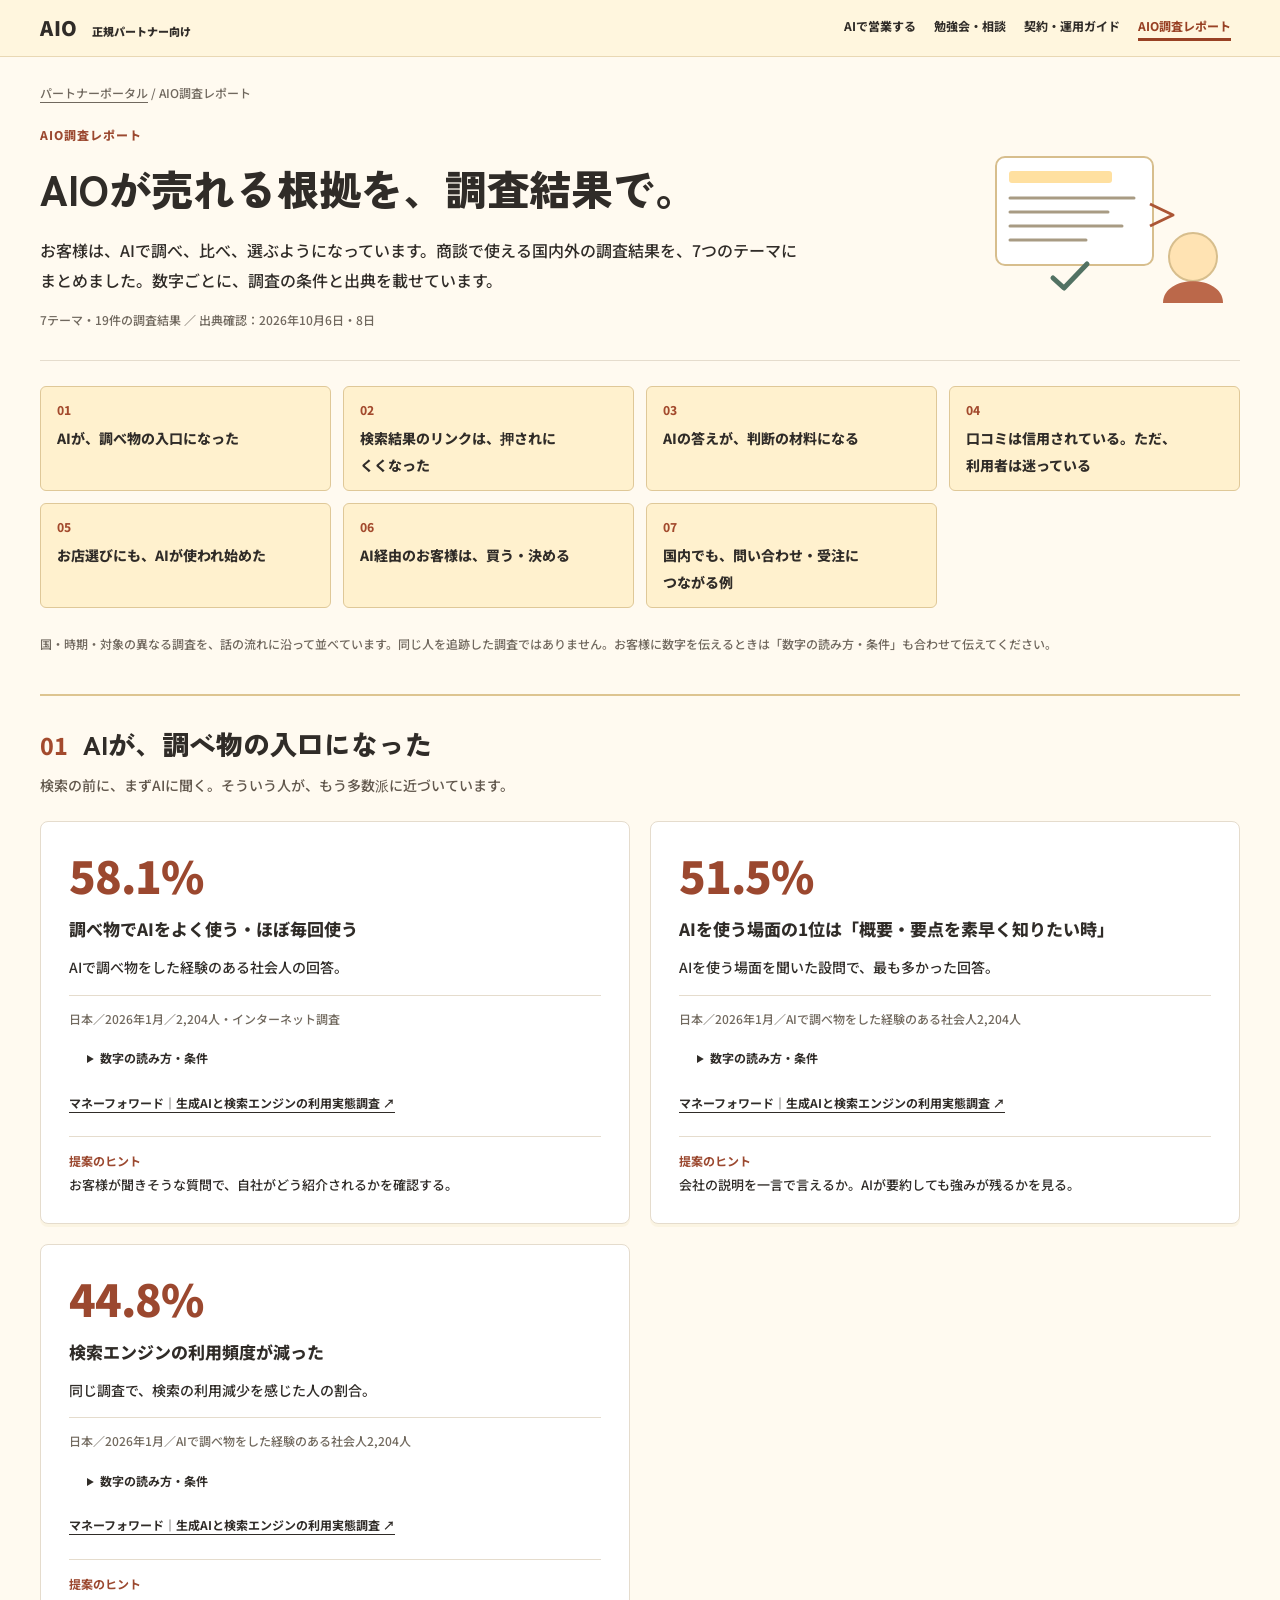
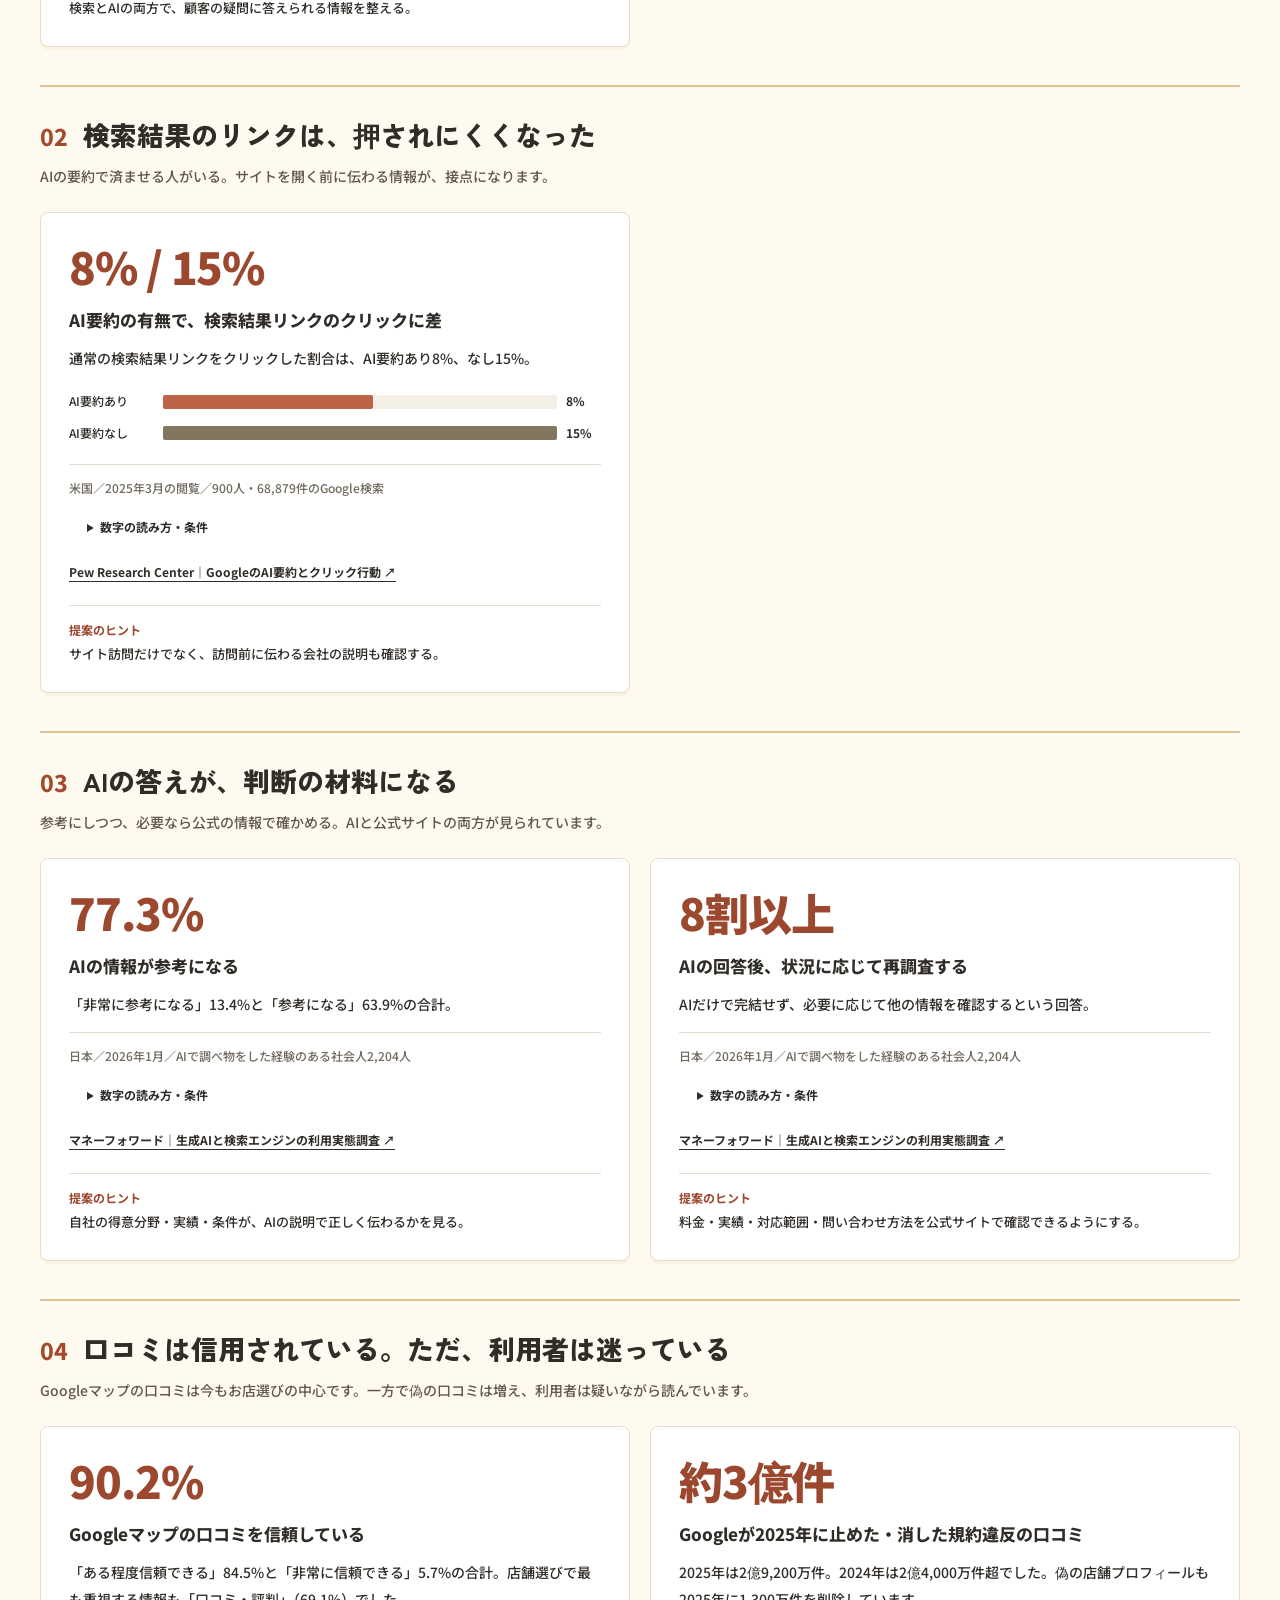
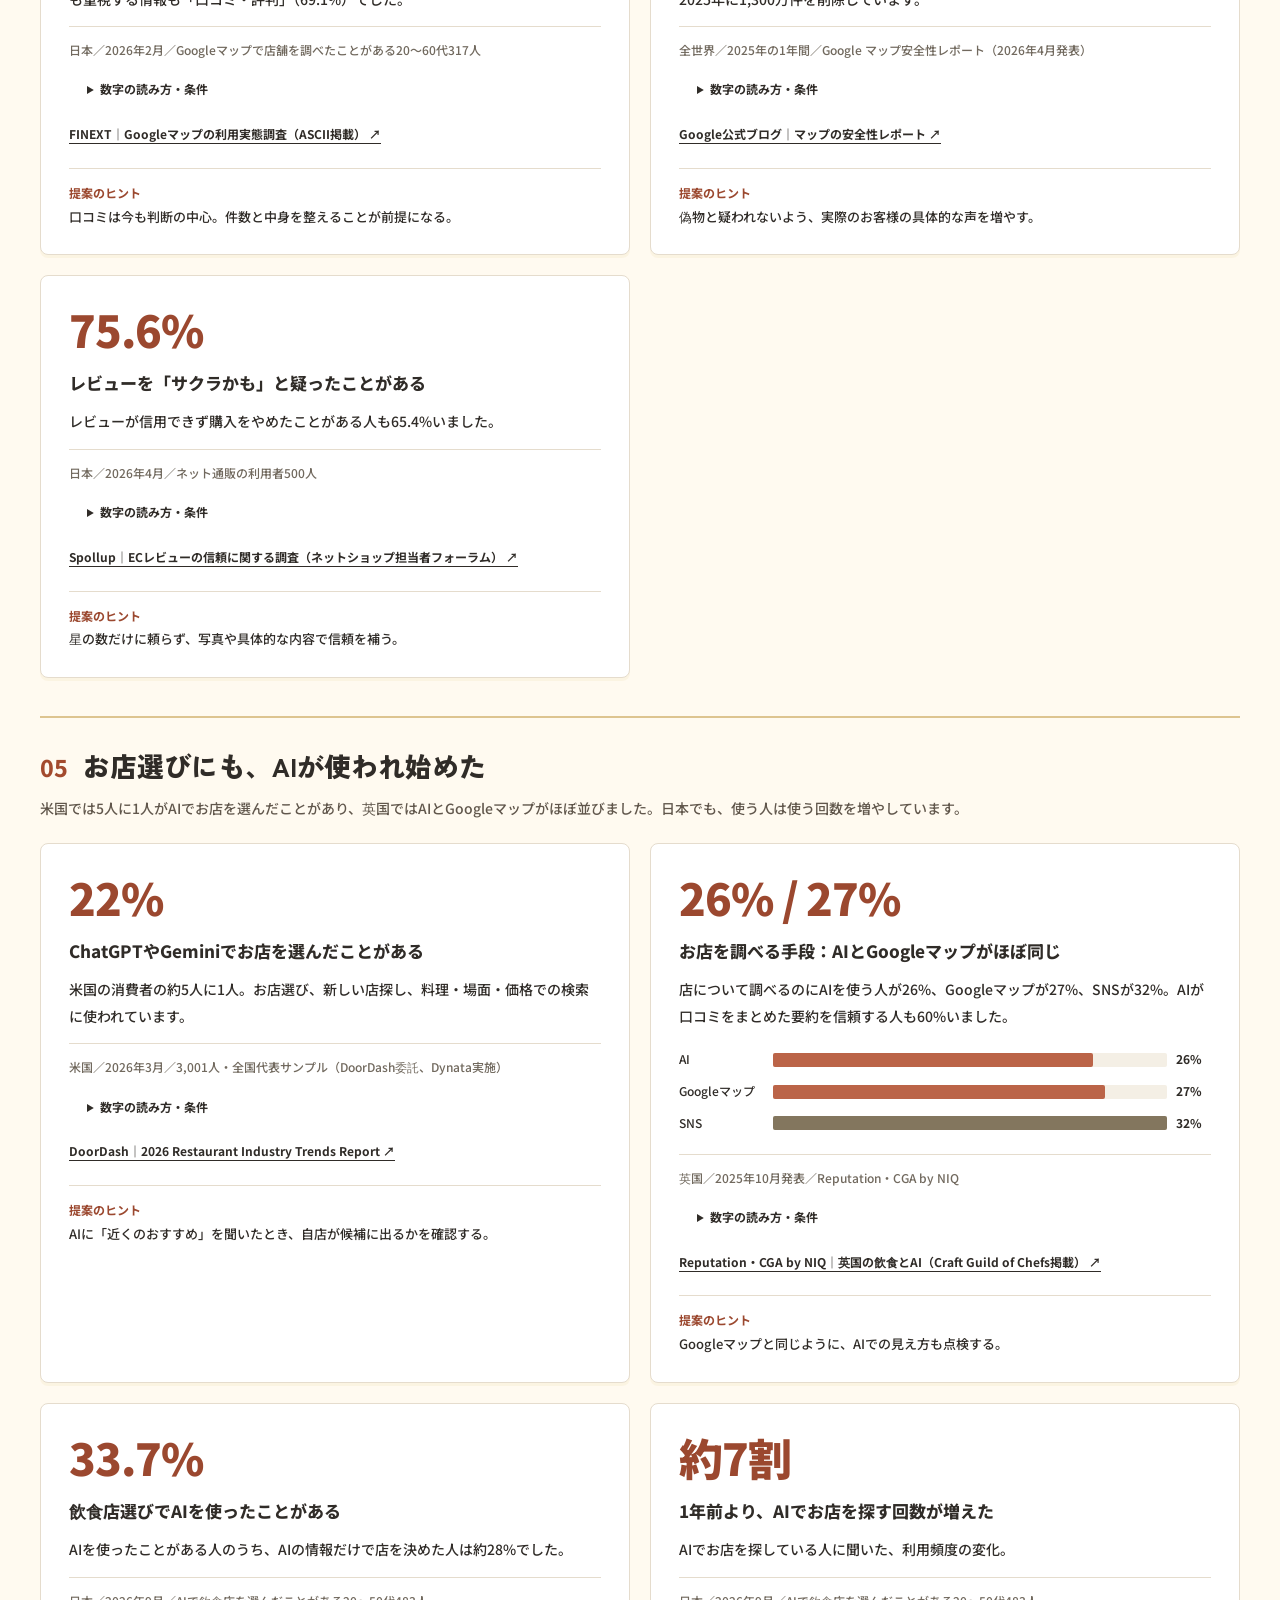
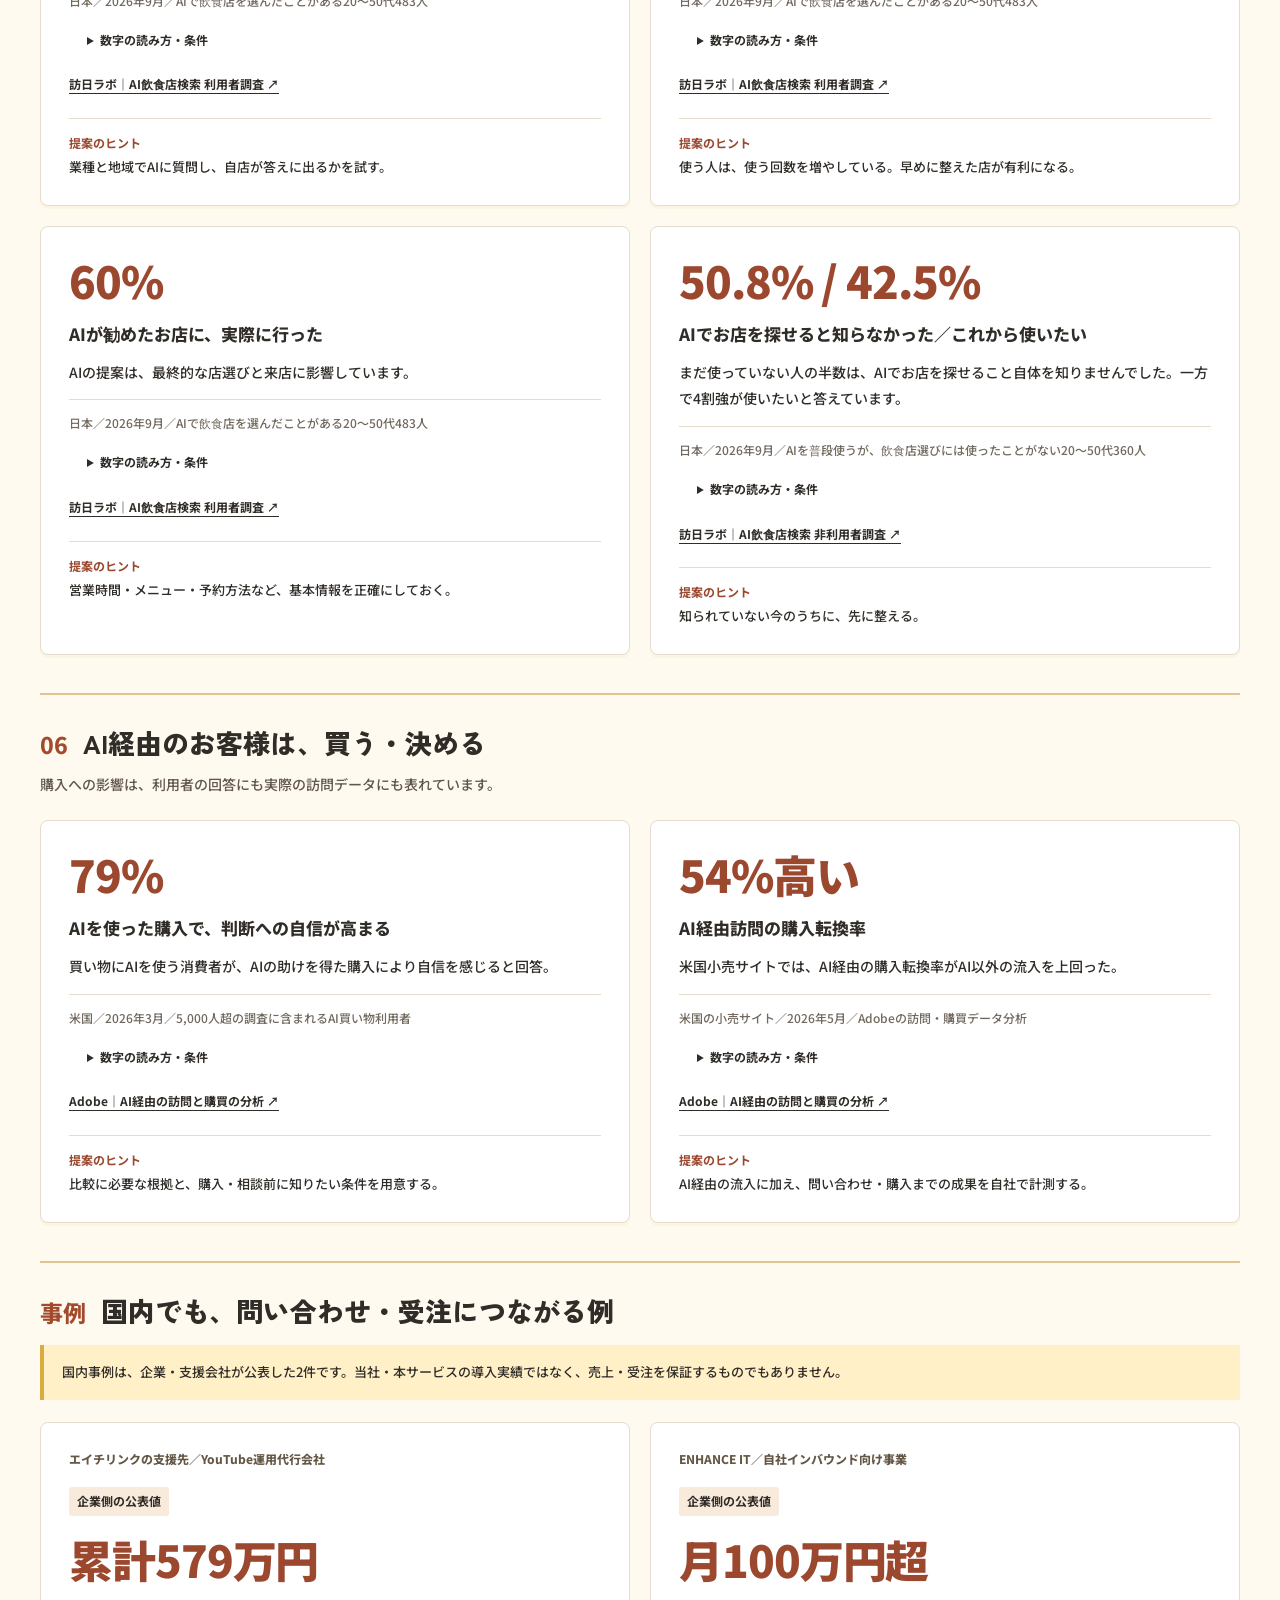
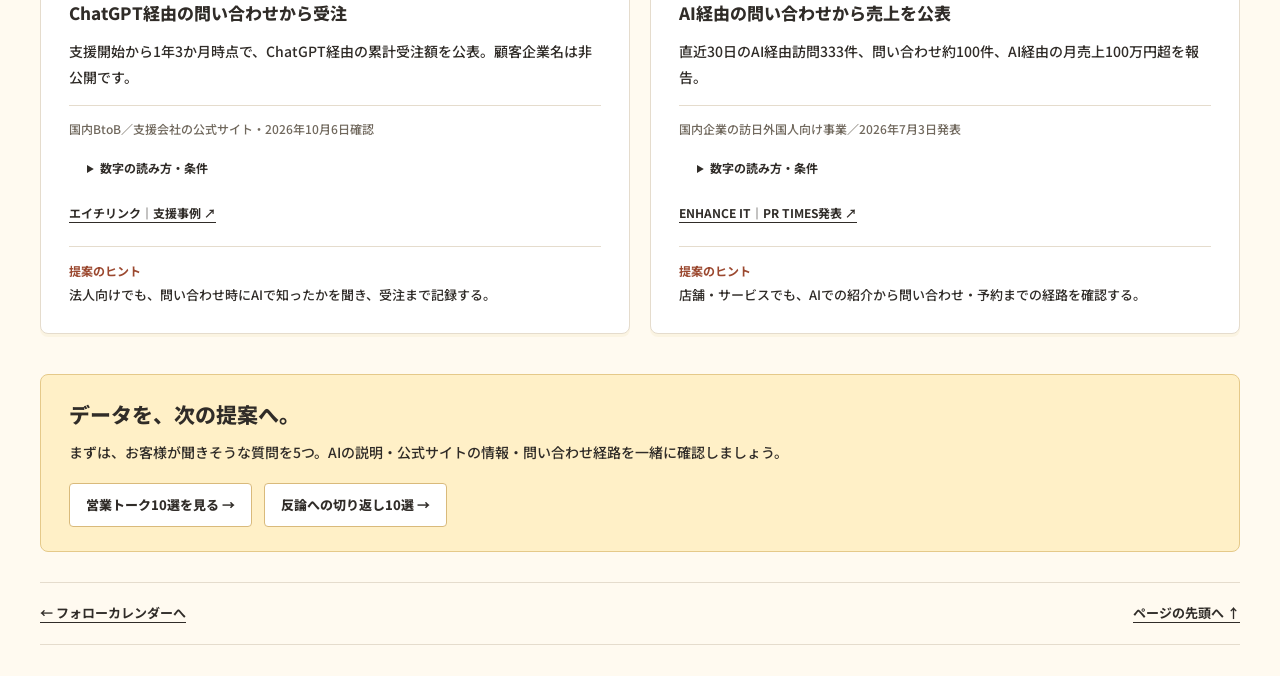
<file: aio/data/index.html>
<!doctype html><html lang="ja"><head><meta charset="utf-8"><meta name="robots" content="noindex,nofollow"><title>AIO調査レポートへ移動しました</title><meta http-equiv="refresh" content="0; url=../report/"><link rel="canonical" href="https://writeup-inc.github.io/partner/aio/report/"></head><body><p>統計・国内事例は「<a href="../report/">AIO調査レポート</a>」にまとめました。</p></body></html>
</file>
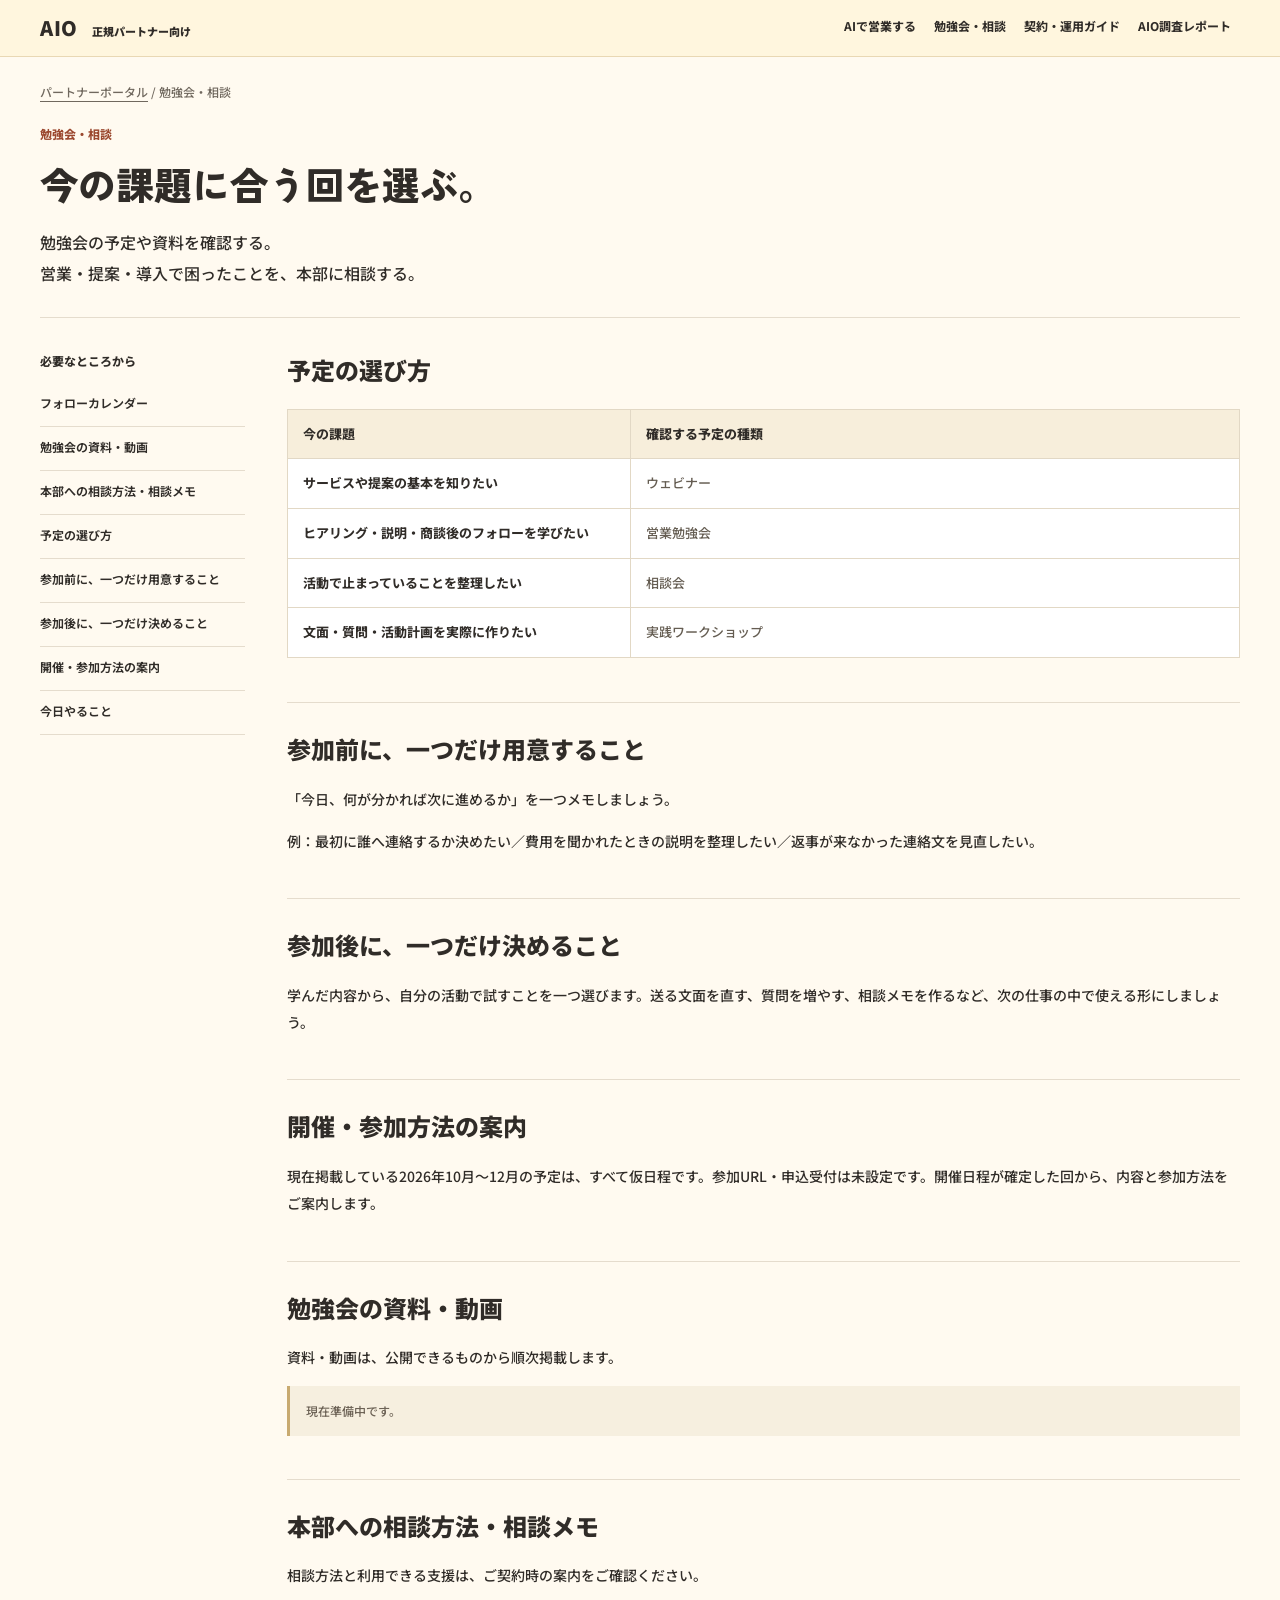
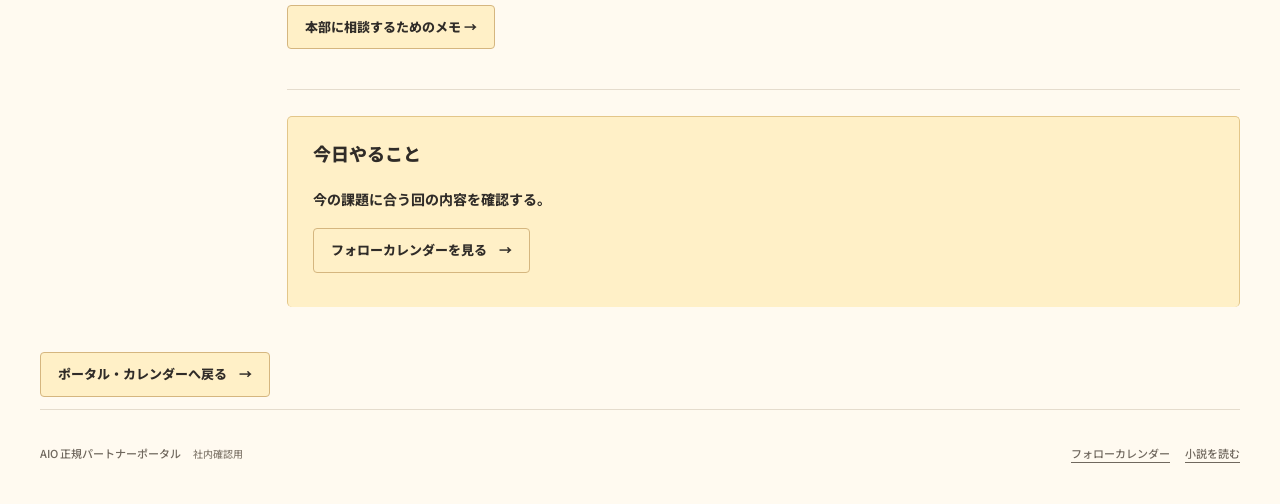
<file: aio/events/index.html>
<!doctype html><html lang="ja"><head><meta charset="utf-8"><meta name="viewport" content="width=device-width,initial-scale=1"><meta name="robots" content="noindex,nofollow"><meta name="color-scheme" content="light"><title>勉強会・相談｜AIO正規パートナーポータル</title><meta name="description" content="サービスの理解を深めたい、提案の準備をしたい、活動で迷っている。取り組んでいる段階に合わせて、勉強会や相談会の内容を確認してください。"><link rel="preload" href="../fonts/noto-sans-jp.woff2" as="font" type="font/woff2" crossorigin><link rel="preload" href="../fonts/zen-kaku-black.woff2" as="font" type="font/woff2" crossorigin><link rel="stylesheet" href="../portal.css"><script src="../portal.js" defer></script><link rel="stylesheet" href="../menu-update.css"><link rel="canonical" href="https://writeup-inc.github.io/partner/aio/events/"></head><body><a class="skip-link" href="#main">本文へ移動</a><header class="site-header"><div class="site-inner"><a class="site-brand" href="../">AIO <span>正規パートナー向け</span></a><button class="menu-toggle" type="button" aria-expanded="false" aria-controls="portal-menu">メニュー <span aria-hidden="true">＋</span></button><nav class="site-nav" id="portal-menu" aria-label="ポータルメニュー"><a href="../sales/">AIで営業する</a><a href="../events/">勉強会・相談</a><a href="../guide/">契約・運用ガイド</a><a href="../report/">AIO調査レポート</a></nav></div></header><main class="inner content-page" id="main"><p class="breadcrumb"><a href="../">パートナーポータル</a> / 勉強会・相談</p><section class="content-intro"><p class="kicker">勉強会・相談</p><h1>今の課題に合う回を選ぶ。</h1><p class="lead">勉強会の予定や資料を確認する。<br>営業・提案・導入で困ったことを、本部に相談する。</p></section><div class="page-layout"><nav class="page-toc" aria-label="このページの目次"><h2>必要なところから</h2><ol><li><a href="../#calendar">フォローカレンダー</a></li><li><a href="#resources">勉強会の資料・動画</a></li><li><a href="#consult">本部への相談方法・相談メモ</a></li><li><a href="#s1">予定の選び方</a></li><li><a href="#s2">参加前に、一つだけ用意すること</a></li><li><a href="#s3">参加後に、一つだけ決めること</a></li><li><a href="#s4">開催・参加方法の案内</a></li><li><a href="#s5">今日やること</a></li></ol></nav><div><section class="content-section" id="s1" aria-labelledby="title-s1"><h2 id="title-s1">予定の選び方</h2><div class="table-wrap"><table><thead><tr><th scope="col">今の課題</th><th scope="col">確認する予定の種類</th></tr></thead><tbody><tr><th scope="row">サービスや提案の基本を知りたい</th><td>ウェビナー</td></tr><tr><th scope="row">ヒアリング・説明・商談後のフォローを学びたい</th><td>営業勉強会</td></tr><tr><th scope="row">活動で止まっていることを整理したい</th><td>相談会</td></tr><tr><th scope="row">文面・質問・活動計画を実際に作りたい</th><td>実践ワークショップ</td></tr></tbody></table></div></section><section class="content-section" id="s2" aria-labelledby="title-s2"><h2 id="title-s2">参加前に、一つだけ用意すること</h2><p>「今日、何が分かれば次に進めるか」を一つメモしましょう。</p>
<p>例：最初に誰へ連絡するか決めたい／費用を聞かれたときの説明を整理したい／返事が来なかった連絡文を見直したい。</p></section><section class="content-section" id="s3" aria-labelledby="title-s3"><h2 id="title-s3">参加後に、一つだけ決めること</h2><p>学んだ内容から、自分の活動で試すことを一つ選びます。送る文面を直す、質問を増やす、相談メモを作るなど、次の仕事の中で使える形にしましょう。</p></section><section class="content-section" id="s4" aria-labelledby="title-s4"><h2 id="title-s4">開催・参加方法の案内</h2><p>現在掲載している2026年10月〜12月の予定は、すべて仮日程です。参加URL・申込受付は未設定です。開催日程が確定した回から、内容と参加方法をご案内します。</p></section><section class="content-section" id="resources"><h2>勉強会の資料・動画</h2><p>資料・動画は、公開できるものから順次掲載します。</p><p class="article-note">現在準備中です。</p></section><section class="content-section" id="consult"><h2>本部への相談方法・相談メモ</h2><p>相談方法と利用できる支援は、ご契約時の案内をご確認ください。</p><a class="action-link" href="../support/#s2">本部に相談するためのメモ →</a></section><section class="content-section today" id="s5" aria-labelledby="title-s5"><h2 id="title-s5">今日やること</h2><p>今の課題に合う回の内容を確認する。</p>
<a class="action-link" href="../#calendar">フォローカレンダーを見る <span aria-hidden="true">→</span></a></section></div></div><a class="action-link" href="../">ポータル・カレンダーへ戻る <span aria-hidden="true">→</span></a></main><footer class="site-footer inner"><span>AIO 正規パートナーポータル <small>社内確認用</small></span><div><a href="../#calendar">フォローカレンダー</a><a href="../story/">小説を読む</a></div></footer></body></html>
</file>
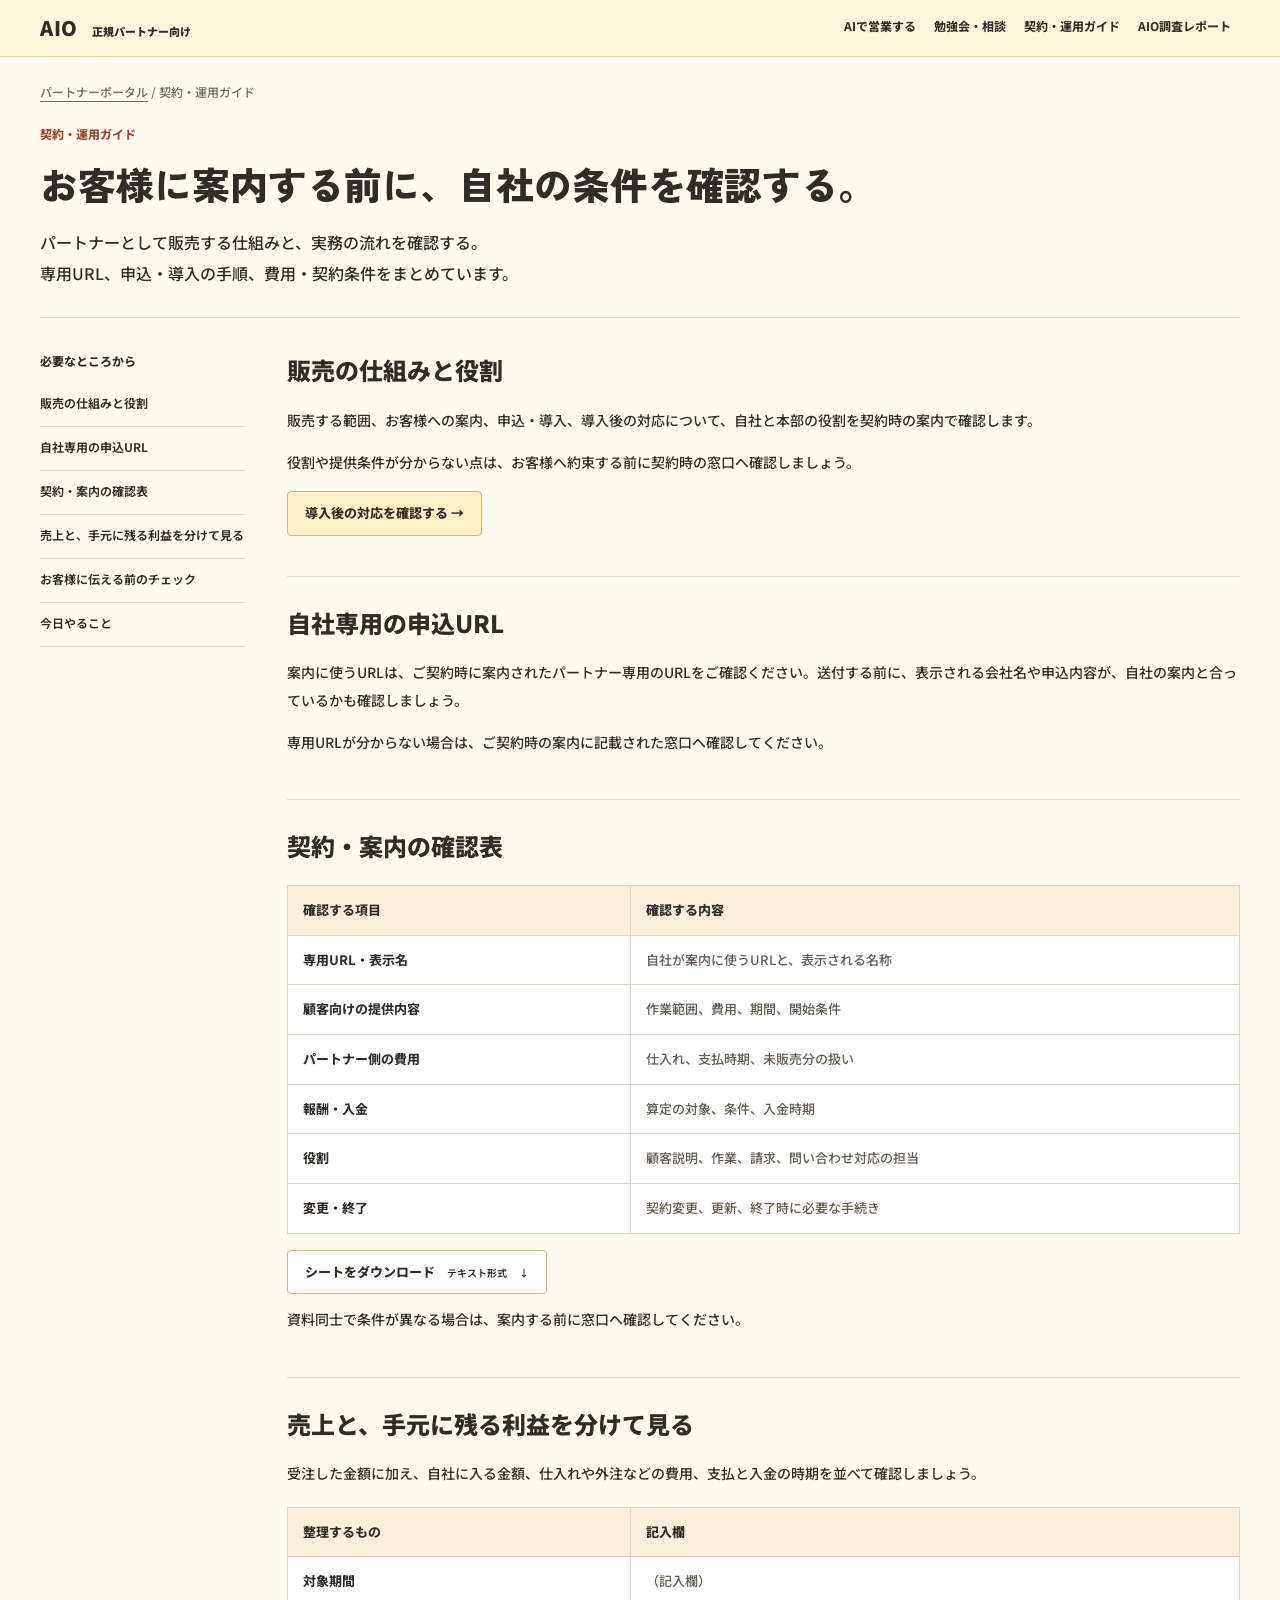
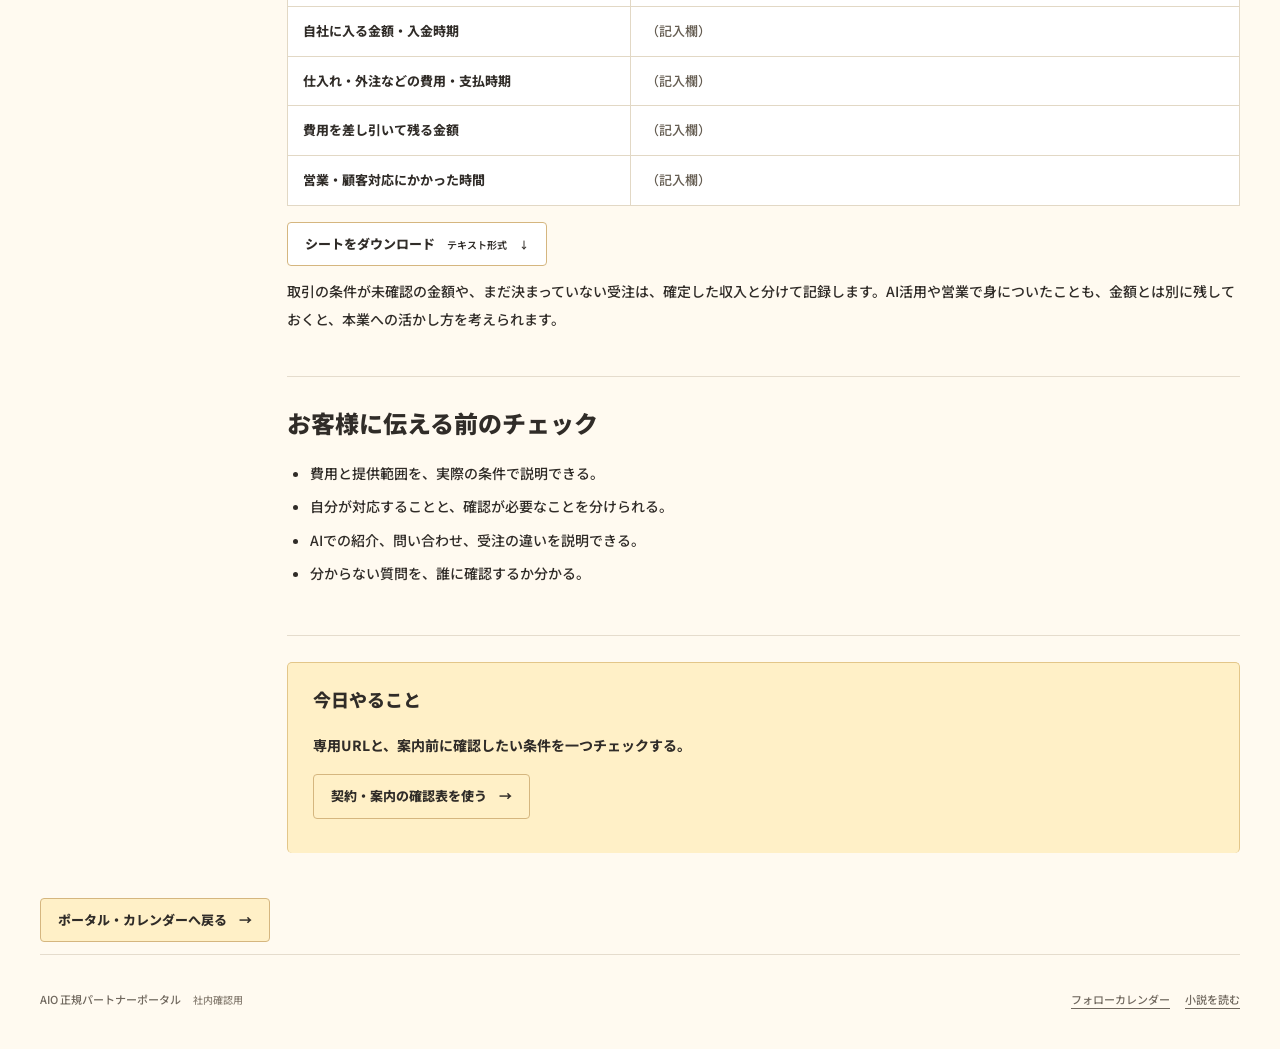
<file: aio/guide/index.html>
<!doctype html><html lang="ja"><head><meta charset="utf-8"><meta name="viewport" content="width=device-width,initial-scale=1"><meta name="robots" content="noindex,nofollow"><meta name="color-scheme" content="light"><title>契約・運用ガイド｜AIO正規パートナーポータル</title><meta name="description" content="お客様への案内に使うURL、提供する内容、仕入れや支払いの条件。確認先を整理して、実際のご契約に沿って案内しましょう。"><link rel="preload" href="../fonts/noto-sans-jp.woff2" as="font" type="font/woff2" crossorigin><link rel="preload" href="../fonts/zen-kaku-black.woff2" as="font" type="font/woff2" crossorigin><link rel="stylesheet" href="../portal.css"><script src="../portal.js" defer></script><link rel="stylesheet" href="../menu-update.css"><link rel="canonical" href="https://writeup-inc.github.io/partner/aio/guide/"></head><body><a class="skip-link" href="#main">本文へ移動</a><header class="site-header"><div class="site-inner"><a class="site-brand" href="../">AIO <span>正規パートナー向け</span></a><button class="menu-toggle" type="button" aria-expanded="false" aria-controls="portal-menu">メニュー <span aria-hidden="true">＋</span></button><nav class="site-nav" id="portal-menu" aria-label="ポータルメニュー"><a href="../sales/">AIで営業する</a><a href="../events/">勉強会・相談</a><a href="../guide/">契約・運用ガイド</a><a href="../report/">AIO調査レポート</a></nav></div></header><main class="inner content-page" id="main"><p class="breadcrumb"><a href="../">パートナーポータル</a> / 契約・運用ガイド</p><section class="content-intro"><p class="kicker">契約・運用ガイド</p><h1>お客様に案内する前に、自社の条件を確認する。</h1><p class="lead">パートナーとして販売する仕組みと、実務の流れを確認する。<br>専用URL、申込・導入の手順、費用・契約条件をまとめています。</p></section><div class="page-layout"><nav class="page-toc" aria-label="このページの目次"><h2>必要なところから</h2><ol><li><a href="#roles">販売の仕組みと役割</a></li><li><a href="#s1">自社専用の申込URL</a></li><li><a href="#s2">契約・案内の確認表</a></li><li><a href="#s3">売上と、手元に残る利益を分けて見る</a></li><li><a href="#s4">お客様に伝える前のチェック</a></li><li><a href="#s5">今日やること</a></li></ol></nav><div><section class="content-section" id="roles"><h2>販売の仕組みと役割</h2><p>販売する範囲、お客様への案内、申込・導入、導入後の対応について、自社と本部の役割を契約時の案内で確認します。</p><p>役割や提供条件が分からない点は、お客様へ約束する前に契約時の窓口へ確認しましょう。</p><a class="action-link" href="../support/#s4">導入後の対応を確認する →</a></section><section class="content-section" id="s1" aria-labelledby="title-s1"><h2 id="title-s1">自社専用の申込URL</h2><p>案内に使うURLは、ご契約時に案内されたパートナー専用のURLをご確認ください。送付する前に、表示される会社名や申込内容が、自社の案内と合っているかも確認しましょう。</p>
<p>専用URLが分からない場合は、ご契約時の案内に記載された窓口へ確認してください。</p></section><section class="content-section" id="s2" aria-labelledby="title-s2"><h2 id="title-s2">契約・案内の確認表</h2><div class="table-wrap"><table><thead><tr><th scope="col">確認する項目</th><th scope="col">確認する内容</th></tr></thead><tbody><tr><th scope="row">専用URL・表示名</th><td>自社が案内に使うURLと、表示される名称</td></tr><tr><th scope="row">顧客向けの提供内容</th><td>作業範囲、費用、期間、開始条件</td></tr><tr><th scope="row">パートナー側の費用</th><td>仕入れ、支払時期、未販売分の扱い</td></tr><tr><th scope="row">報酬・入金</th><td>算定の対象、条件、入金時期</td></tr><tr><th scope="row">役割</th><td>顧客説明、作業、請求、問い合わせ対応の担当</td></tr><tr><th scope="row">変更・終了</th><td>契約変更、更新、終了時に必要な手続き</td></tr></tbody></table></div>
<a class="action-link sheet-link" href="../sheets/guide-2.txt" download="aio-guide-2.txt">シートをダウンロード <span>テキスト形式</span><span aria-hidden="true">↓</span></a>
<p>資料同士で条件が異なる場合は、案内する前に窓口へ確認してください。</p></section><section class="content-section" id="s3" aria-labelledby="title-s3"><h2 id="title-s3">売上と、手元に残る利益を分けて見る</h2><p>受注した金額に加え、自社に入る金額、仕入れや外注などの費用、支払と入金の時期を並べて確認しましょう。</p>
<div class="table-wrap"><table><thead><tr><th scope="col">整理するもの</th><th scope="col">記入欄</th></tr></thead><tbody><tr><th scope="row">対象期間</th><td>（記入欄）</td></tr><tr><th scope="row">自社に入る金額・入金時期</th><td>（記入欄）</td></tr><tr><th scope="row">仕入れ・外注などの費用・支払時期</th><td>（記入欄）</td></tr><tr><th scope="row">費用を差し引いて残る金額</th><td>（記入欄）</td></tr><tr><th scope="row">営業・顧客対応にかかった時間</th><td>（記入欄）</td></tr></tbody></table></div>
<a class="action-link sheet-link" href="../sheets/guide-3.txt" download="aio-guide-3.txt">シートをダウンロード <span>テキスト形式</span><span aria-hidden="true">↓</span></a>
<p>取引の条件が未確認の金額や、まだ決まっていない受注は、確定した収入と分けて記録します。AI活用や営業で身についたことも、金額とは別に残しておくと、本業への活かし方を考えられます。</p></section><section class="content-section" id="s4" aria-labelledby="title-s4"><h2 id="title-s4">お客様に伝える前のチェック</h2><ul><li>費用と提供範囲を、実際の条件で説明できる。</li><li>自分が対応することと、確認が必要なことを分けられる。</li><li>AIでの紹介、問い合わせ、受注の違いを説明できる。</li><li>分からない質問を、誰に確認するか分かる。</li></ul></section><section class="content-section today" id="s5" aria-labelledby="title-s5"><h2 id="title-s5">今日やること</h2><p>専用URLと、案内前に確認したい条件を一つチェックする。</p>
<a class="action-link" href="#s2">契約・案内の確認表を使う <span aria-hidden="true">→</span></a></section></div></div><a class="action-link" href="../">ポータル・カレンダーへ戻る <span aria-hidden="true">→</span></a></main><footer class="site-footer inner"><span>AIO 正規パートナーポータル <small>社内確認用</small></span><div><a href="../#calendar">フォローカレンダー</a><a href="../story/">小説を読む</a></div></footer></body></html>
</file>
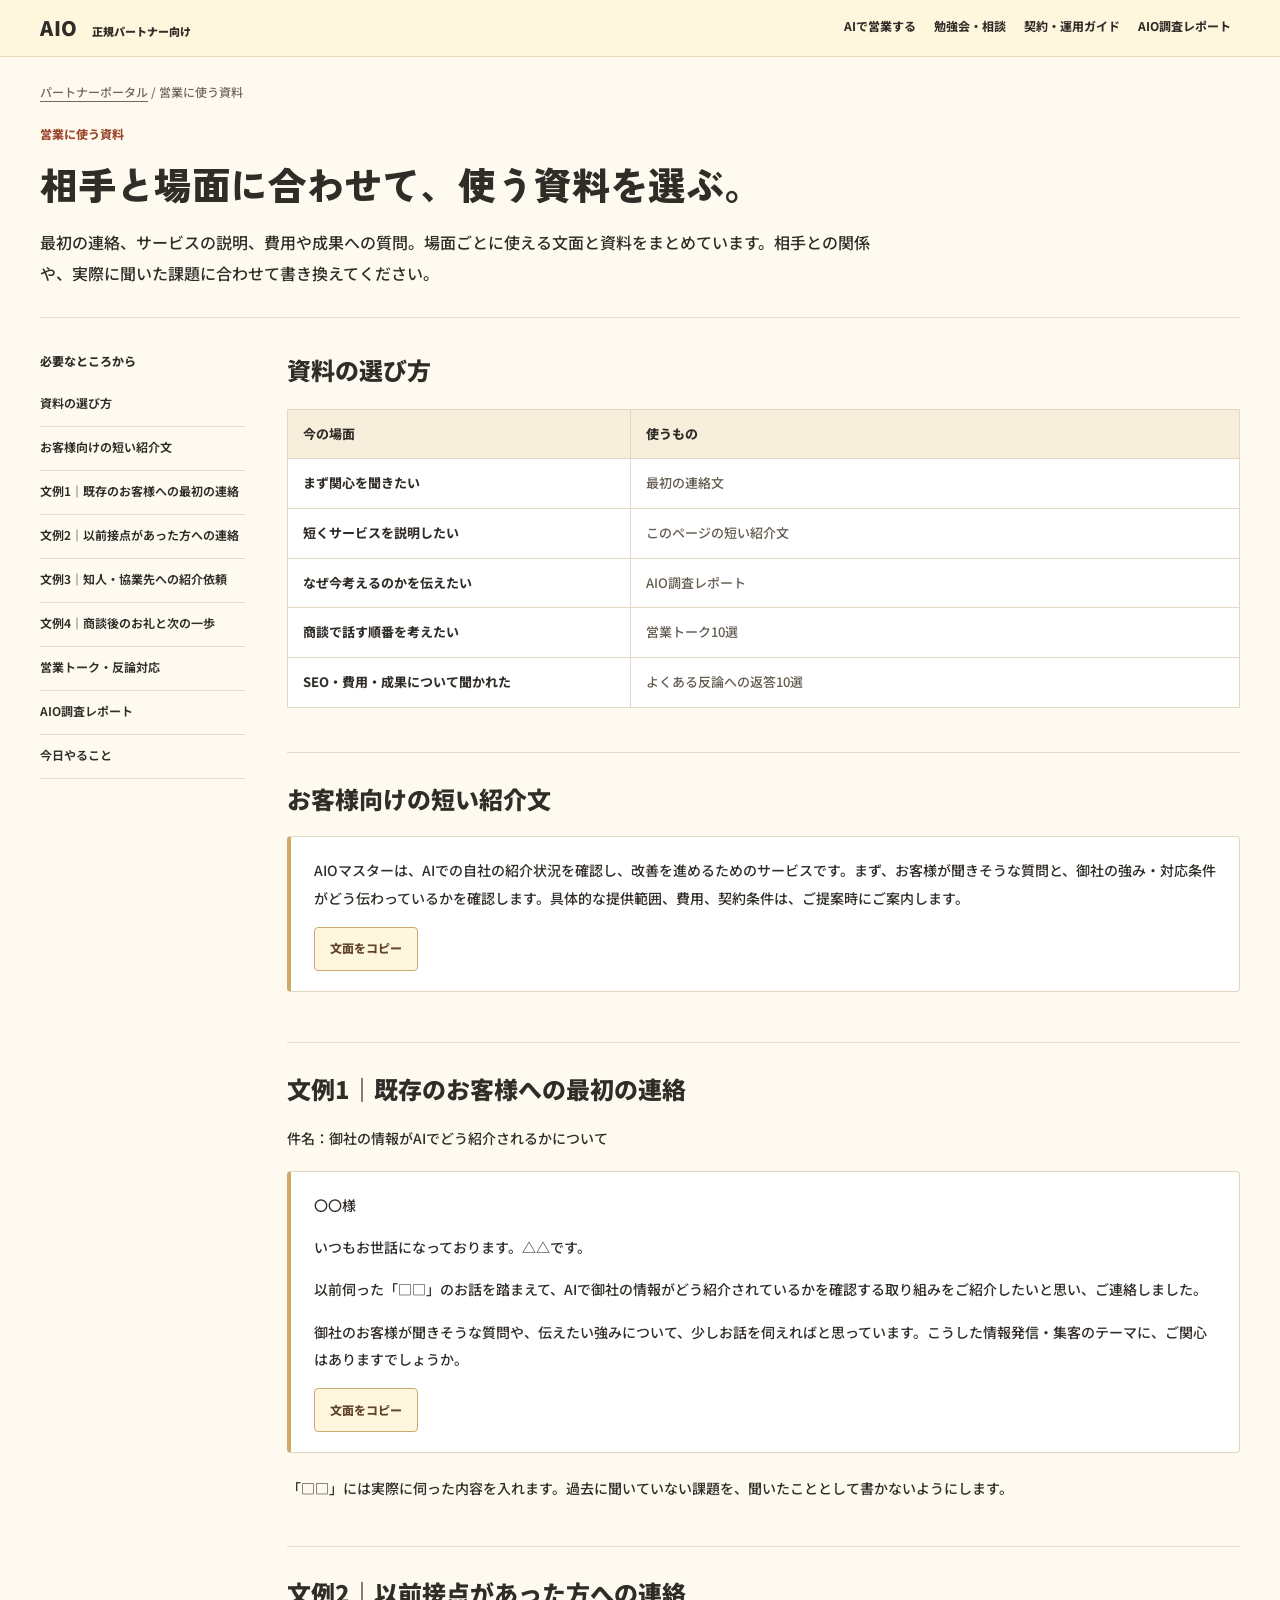
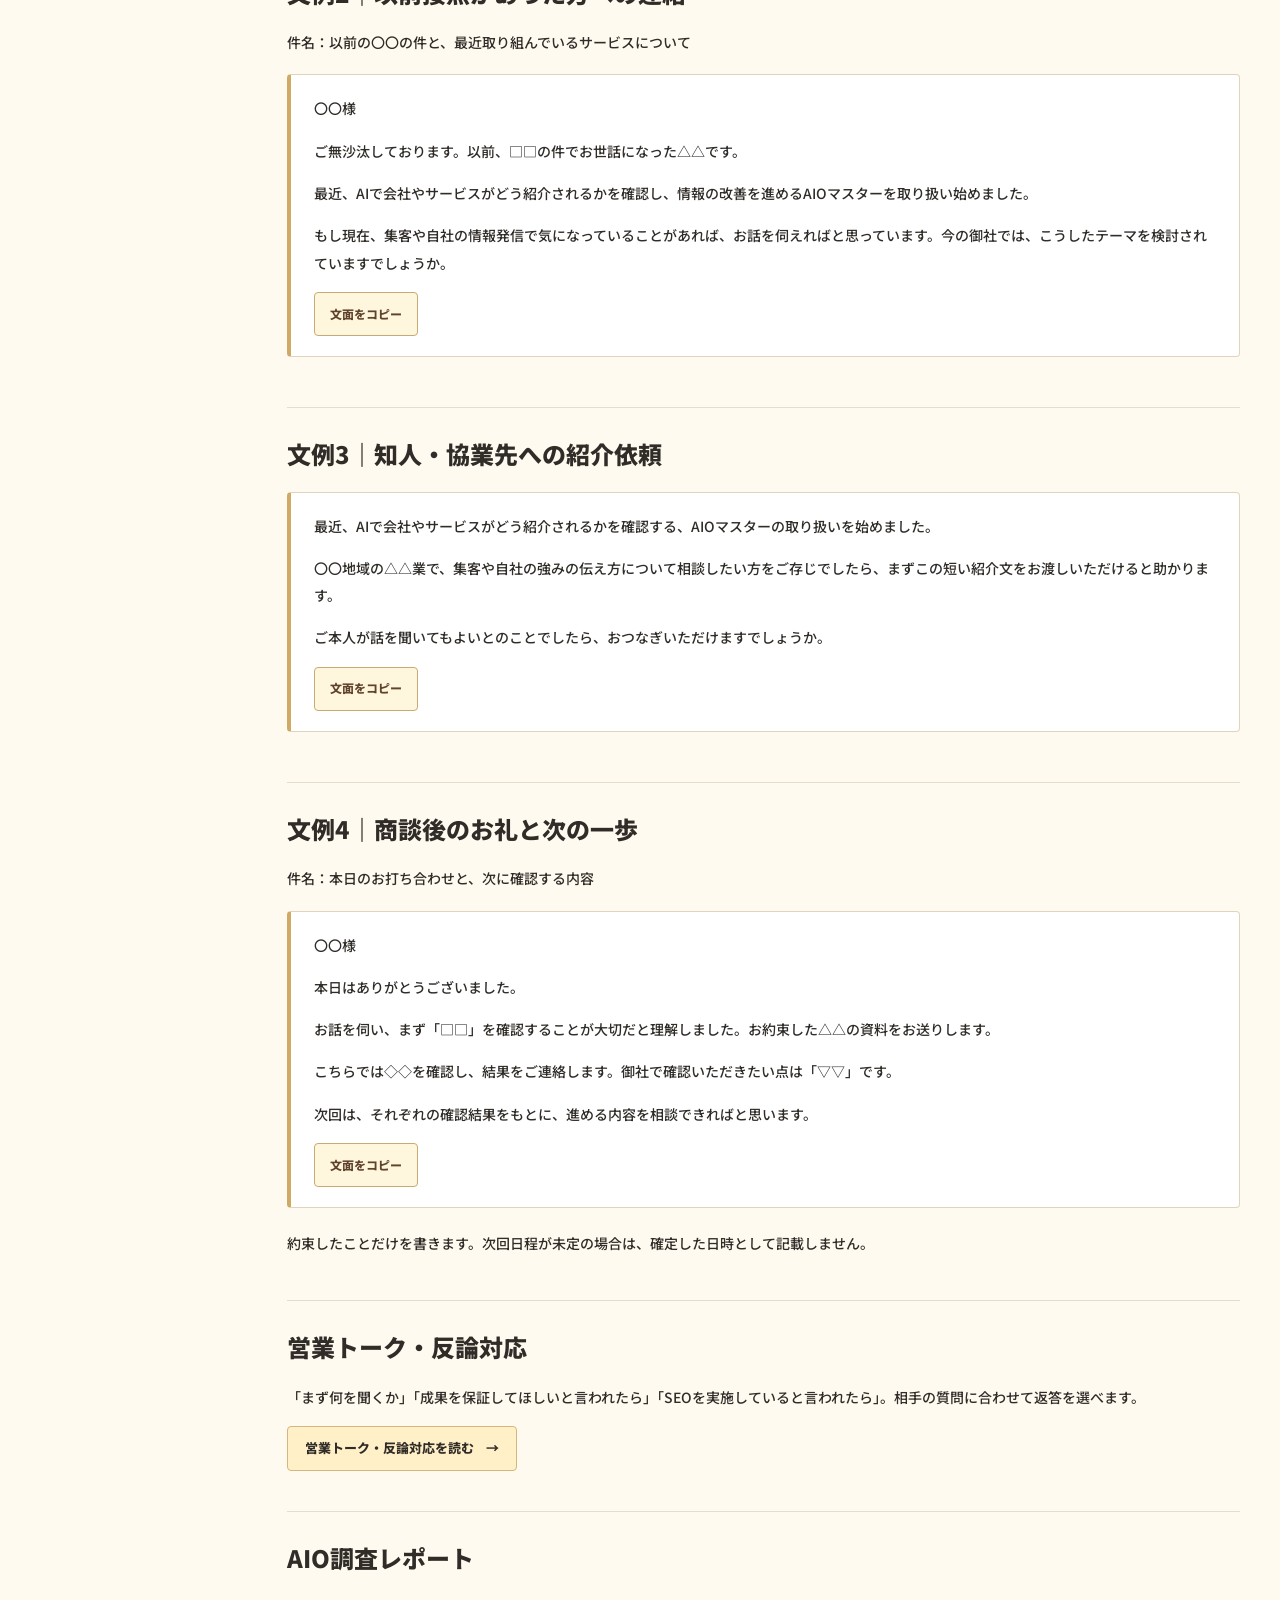
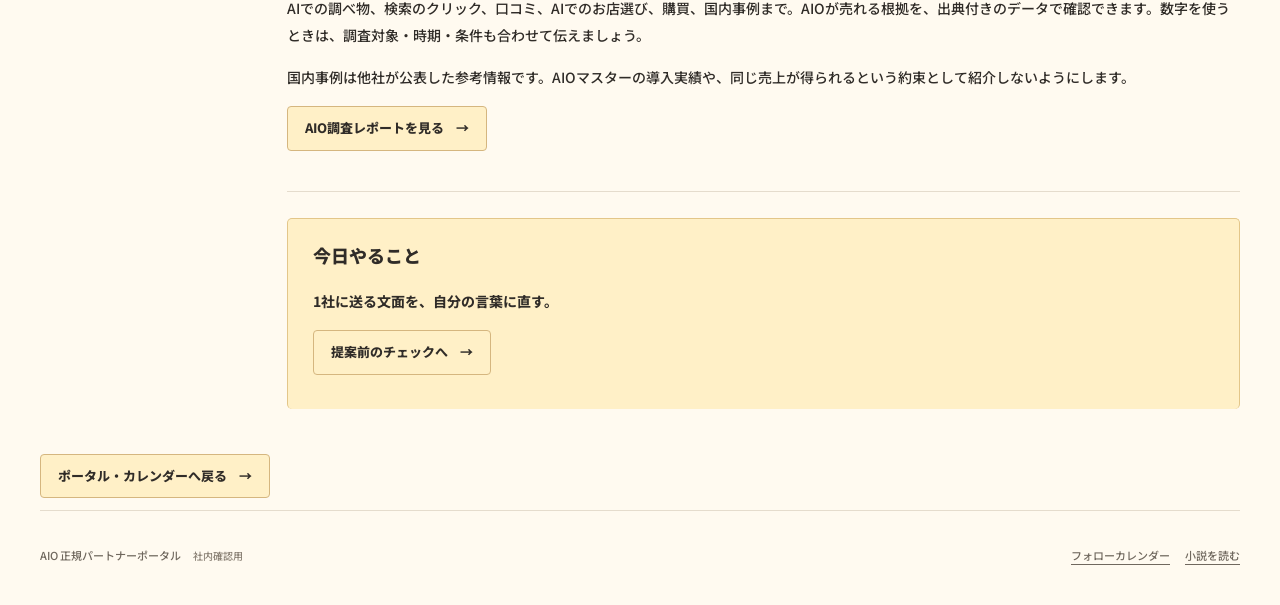
<file: aio/materials/index.html>
<!doctype html><html lang="ja"><head><meta charset="utf-8"><meta name="viewport" content="width=device-width,initial-scale=1"><meta name="robots" content="noindex,nofollow"><meta name="color-scheme" content="light"><title>営業に使う資料｜AIO正規パートナーポータル</title><meta name="description" content="最初の連絡、サービスの説明、費用や成果への質問。場面ごとに使える文面と資料をまとめています。相手との関係や、実際に聞いた課題に合わせて書き換えてください。"><link rel="preload" href="../fonts/noto-sans-jp.woff2" as="font" type="font/woff2" crossorigin><link rel="preload" href="../fonts/zen-kaku-black.woff2" as="font" type="font/woff2" crossorigin><link rel="stylesheet" href="../portal.css"><script src="../portal.js" defer></script><link rel="stylesheet" href="../menu-update.css"><link rel="canonical" href="https://writeup-inc.github.io/partner/aio/materials/"></head><body><a class="skip-link" href="#main">本文へ移動</a><header class="site-header"><div class="site-inner"><a class="site-brand" href="../">AIO <span>正規パートナー向け</span></a><button class="menu-toggle" type="button" aria-expanded="false" aria-controls="portal-menu">メニュー <span aria-hidden="true">＋</span></button><nav class="site-nav" id="portal-menu" aria-label="ポータルメニュー"><a href="../sales/">AIで営業する</a><a href="../events/">勉強会・相談</a><a href="../guide/">契約・運用ガイド</a><a href="../report/">AIO調査レポート</a></nav></div></header><main class="inner content-page" id="main"><p class="breadcrumb"><a href="../">パートナーポータル</a> / 営業に使う資料</p><section class="content-intro"><p class="kicker">営業に使う資料</p><h1>相手と場面に合わせて、使う資料を選ぶ。</h1><p class="lead">最初の連絡、サービスの説明、費用や成果への質問。場面ごとに使える文面と資料をまとめています。相手との関係や、実際に聞いた課題に合わせて書き換えてください。</p></section><div class="page-layout"><nav class="page-toc" aria-label="このページの目次"><h2>必要なところから</h2><ol><li><a href="#s1">資料の選び方</a></li><li><a href="#s2">お客様向けの短い紹介文</a></li><li><a href="#s3">文例1｜既存のお客様への最初の連絡</a></li><li><a href="#s4">文例2｜以前接点があった方への連絡</a></li><li><a href="#s5">文例3｜知人・協業先への紹介依頼</a></li><li><a href="#s6">文例4｜商談後のお礼と次の一歩</a></li><li><a href="#s7">営業トーク・反論対応</a></li><li><a href="#s8">AIO調査レポート</a></li><li><a href="#s9">今日やること</a></li></ol></nav><div><section class="content-section" id="s1" aria-labelledby="title-s1"><h2 id="title-s1">資料の選び方</h2><div class="table-wrap"><table><thead><tr><th scope="col">今の場面</th><th scope="col">使うもの</th></tr></thead><tbody><tr><th scope="row">まず関心を聞きたい</th><td>最初の連絡文</td></tr><tr><th scope="row">短くサービスを説明したい</th><td>このページの短い紹介文</td></tr><tr><th scope="row">なぜ今考えるのかを伝えたい</th><td>AIO調査レポート</td></tr><tr><th scope="row">商談で話す順番を考えたい</th><td>営業トーク10選</td></tr><tr><th scope="row">SEO・費用・成果について聞かれた</th><td>よくある反論への返答10選</td></tr></tbody></table></div></section><section class="content-section" id="s2" aria-labelledby="title-s2"><h2 id="title-s2">お客様向けの短い紹介文</h2><div class="copy-card"><blockquote id="copy-2-1"><p>AIOマスターは、AIでの自社の紹介状況を確認し、改善を進めるためのサービスです。まず、お客様が聞きそうな質問と、御社の強み・対応条件がどう伝わっているかを確認します。具体的な提供範囲、費用、契約条件は、ご提案時にご案内します。</p></blockquote><button type="button" class="copy-button" data-copy="copy-2-1">文面をコピー</button><span class="copy-status" role="status" aria-live="polite"></span></div></section><section class="content-section" id="s3" aria-labelledby="title-s3"><h2 id="title-s3">文例1｜既存のお客様への最初の連絡</h2><p>件名：御社の情報がAIでどう紹介されるかについて</p>
<div class="copy-card"><blockquote id="copy-3-1"><p>〇〇様</p><p>いつもお世話になっております。△△です。</p><p>以前伺った「□□」のお話を踏まえて、AIで御社の情報がどう紹介されているかを確認する取り組みをご紹介したいと思い、ご連絡しました。</p><p>御社のお客様が聞きそうな質問や、伝えたい強みについて、少しお話を伺えればと思っています。こうした情報発信・集客のテーマに、ご関心はありますでしょうか。</p></blockquote><button type="button" class="copy-button" data-copy="copy-3-1">文面をコピー</button><span class="copy-status" role="status" aria-live="polite"></span></div>
<p>「□□」には実際に伺った内容を入れます。過去に聞いていない課題を、聞いたこととして書かないようにします。</p></section><section class="content-section" id="s4" aria-labelledby="title-s4"><h2 id="title-s4">文例2｜以前接点があった方への連絡</h2><p>件名：以前の〇〇の件と、最近取り組んでいるサービスについて</p>
<div class="copy-card"><blockquote id="copy-4-1"><p>〇〇様</p><p>ご無沙汰しております。以前、□□の件でお世話になった△△です。</p><p>最近、AIで会社やサービスがどう紹介されるかを確認し、情報の改善を進めるAIOマスターを取り扱い始めました。</p><p>もし現在、集客や自社の情報発信で気になっていることがあれば、お話を伺えればと思っています。今の御社では、こうしたテーマを検討されていますでしょうか。</p></blockquote><button type="button" class="copy-button" data-copy="copy-4-1">文面をコピー</button><span class="copy-status" role="status" aria-live="polite"></span></div></section><section class="content-section" id="s5" aria-labelledby="title-s5"><h2 id="title-s5">文例3｜知人・協業先への紹介依頼</h2><div class="copy-card"><blockquote id="copy-5-1"><p>最近、AIで会社やサービスがどう紹介されるかを確認する、AIOマスターの取り扱いを始めました。</p><p>〇〇地域の△△業で、集客や自社の強みの伝え方について相談したい方をご存じでしたら、まずこの短い紹介文をお渡しいただけると助かります。</p><p>ご本人が話を聞いてもよいとのことでしたら、おつなぎいただけますでしょうか。</p></blockquote><button type="button" class="copy-button" data-copy="copy-5-1">文面をコピー</button><span class="copy-status" role="status" aria-live="polite"></span></div></section><section class="content-section" id="s6" aria-labelledby="title-s6"><h2 id="title-s6">文例4｜商談後のお礼と次の一歩</h2><p>件名：本日のお打ち合わせと、次に確認する内容</p>
<div class="copy-card"><blockquote id="copy-6-1"><p>〇〇様</p><p>本日はありがとうございました。</p><p>お話を伺い、まず「□□」を確認することが大切だと理解しました。お約束した△△の資料をお送りします。</p><p>こちらでは◇◇を確認し、結果をご連絡します。御社で確認いただきたい点は「▽▽」です。</p><p>次回は、それぞれの確認結果をもとに、進める内容を相談できればと思います。</p></blockquote><button type="button" class="copy-button" data-copy="copy-6-1">文面をコピー</button><span class="copy-status" role="status" aria-live="polite"></span></div>
<p>約束したことだけを書きます。次回日程が未定の場合は、確定した日時として記載しません。</p></section><section class="content-section" id="s7" aria-labelledby="title-s7"><h2 id="title-s7">営業トーク・反論対応</h2><p>「まず何を聞くか」「成果を保証してほしいと言われたら」「SEOを実施していると言われたら」。相手の質問に合わせて返答を選べます。</p>
<a class="action-link" href="../talk/">営業トーク・反論対応を読む <span aria-hidden="true">→</span></a></section><section class="content-section" id="s8" aria-labelledby="title-s8"><h2 id="title-s8">AIO調査レポート</h2><p>AIでの調べ物、検索のクリック、口コミ、AIでのお店選び、購買、国内事例まで。AIOが売れる根拠を、出典付きのデータで確認できます。数字を使うときは、調査対象・時期・条件も合わせて伝えましょう。</p>
<p>国内事例は他社が公表した参考情報です。AIOマスターの導入実績や、同じ売上が得られるという約束として紹介しないようにします。</p>
<a class="action-link" href="../report/">AIO調査レポートを見る <span aria-hidden="true">→</span></a></section><section class="content-section today" id="s9" aria-labelledby="title-s9"><h2 id="title-s9">今日やること</h2><p>1社に送る文面を、自分の言葉に直す。</p>
<a class="action-link" href="../support/#s1">提案前のチェックへ <span aria-hidden="true">→</span></a></section></div></div><a class="action-link" href="../">ポータル・カレンダーへ戻る <span aria-hidden="true">→</span></a></main><footer class="site-footer inner"><span>AIO 正規パートナーポータル <small>社内確認用</small></span><div><a href="../#calendar">フォローカレンダー</a><a href="../story/">小説を読む</a></div></footer></body></html>
</file>
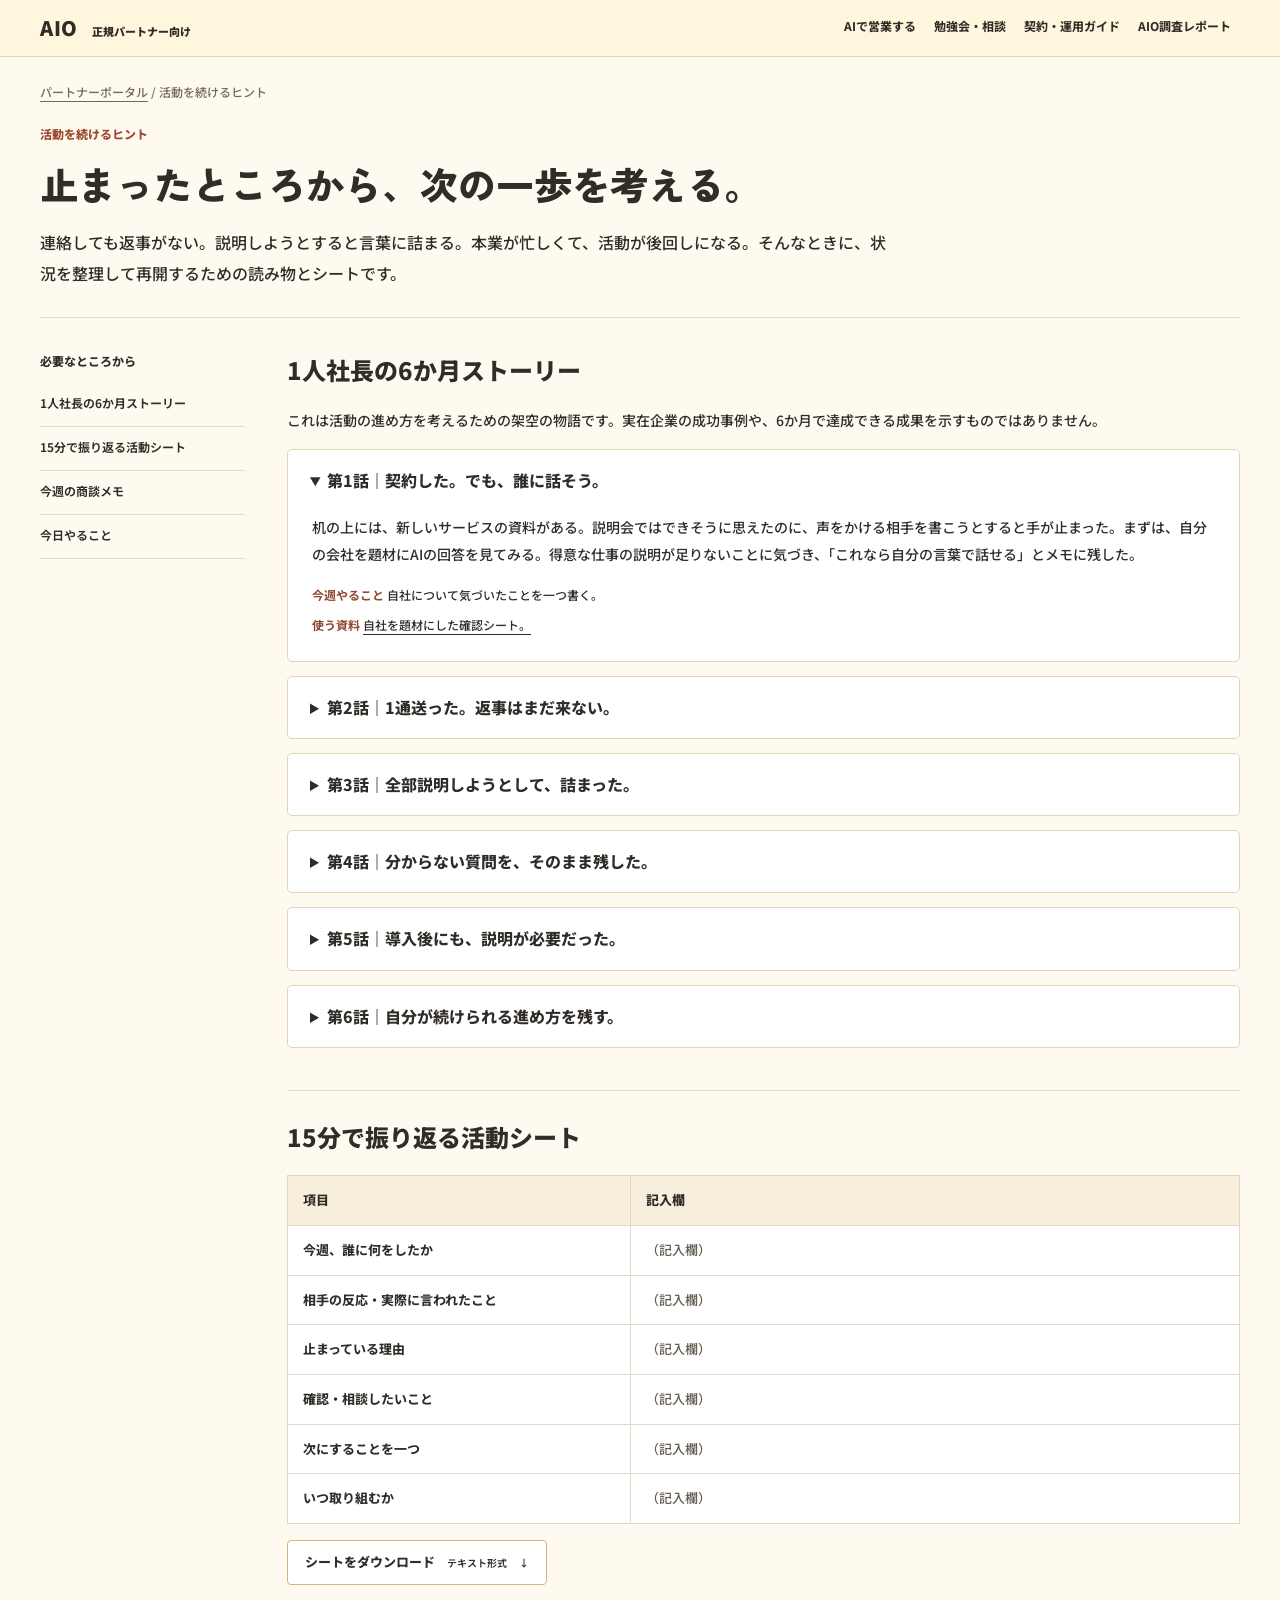
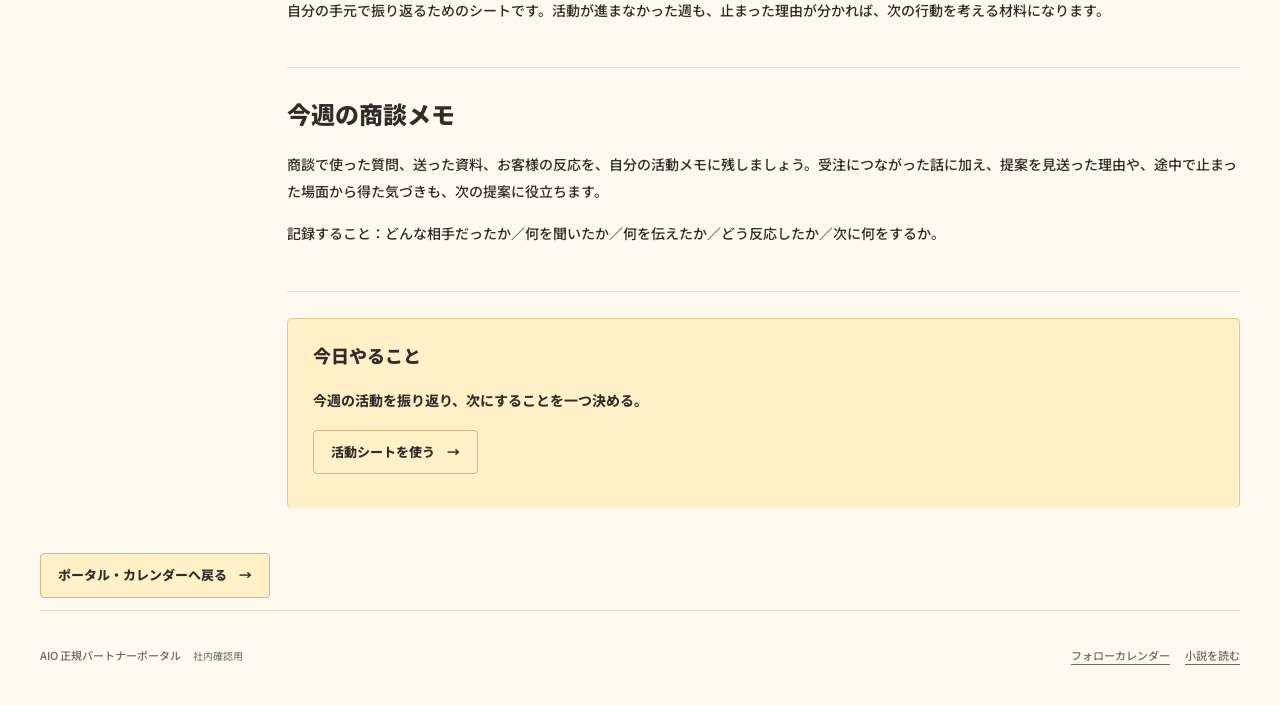
<file: aio/practice/index.html>
<!doctype html><html lang="ja"><head><meta charset="utf-8"><meta name="viewport" content="width=device-width,initial-scale=1"><meta name="robots" content="noindex,nofollow"><meta name="color-scheme" content="light"><title>活動を続けるヒント｜AIO正規パートナーポータル</title><meta name="description" content="連絡しても返事がない。説明しようとすると言葉に詰まる。本業が忙しくて、活動が後回しになる。そんなときに、状況を整理して再開するための読み物とシートです。"><link rel="preload" href="../fonts/noto-sans-jp.woff2" as="font" type="font/woff2" crossorigin><link rel="preload" href="../fonts/zen-kaku-black.woff2" as="font" type="font/woff2" crossorigin><link rel="stylesheet" href="../portal.css"><script src="../portal.js" defer></script><link rel="stylesheet" href="../menu-update.css"><link rel="canonical" href="https://writeup-inc.github.io/partner/aio/practice/"></head><body><a class="skip-link" href="#main">本文へ移動</a><header class="site-header"><div class="site-inner"><a class="site-brand" href="../">AIO <span>正規パートナー向け</span></a><button class="menu-toggle" type="button" aria-expanded="false" aria-controls="portal-menu">メニュー <span aria-hidden="true">＋</span></button><nav class="site-nav" id="portal-menu" aria-label="ポータルメニュー"><a href="../sales/">AIで営業する</a><a href="../events/">勉強会・相談</a><a href="../guide/">契約・運用ガイド</a><a href="../report/">AIO調査レポート</a></nav></div></header><main class="inner content-page" id="main"><p class="breadcrumb"><a href="../">パートナーポータル</a> / 活動を続けるヒント</p><section class="content-intro"><p class="kicker">活動を続けるヒント</p><h1>止まったところから、次の一歩を考える。</h1><p class="lead">連絡しても返事がない。説明しようとすると言葉に詰まる。本業が忙しくて、活動が後回しになる。そんなときに、状況を整理して再開するための読み物とシートです。</p></section><div class="page-layout"><nav class="page-toc" aria-label="このページの目次"><h2>必要なところから</h2><ol><li><a href="#s1">1人社長の6か月ストーリー</a></li><li><a href="#s2">15分で振り返る活動シート</a></li><li><a href="#s3">今週の商談メモ</a></li><li><a href="#s4">今日やること</a></li></ol></nav><div><section class="content-section" id="s1" aria-labelledby="title-s1"><h2 id="title-s1">1人社長の6か月ストーリー</h2><p>これは活動の進め方を考えるための架空の物語です。実在企業の成功事例や、6か月で達成できる成果を示すものではありません。</p>
<details class="story" open><summary>第1話｜契約した。でも、誰に話そう。</summary><div class="story-body">
<p>机の上には、新しいサービスの資料がある。説明会ではできそうに思えたのに、声をかける相手を書こうとすると手が止まった。まずは、自分の会社を題材にAIの回答を見てみる。得意な仕事の説明が足りないことに気づき、「これなら自分の言葉で話せる」とメモに残した。</p>
<p class="story-action"><strong>今週やること</strong> 自社について気づいたことを一つ書く。</p>
<p class="story-action"><strong>使う資料</strong> <a href="../start/#s1">自社を題材にした確認シート。</a></p>
</div></details><details class="story"><summary>第2話｜1通送った。返事はまだ来ない。</summary><div class="story-body">
<p>以前仕事をした相手に、紹介文を送った。数日たっても返事がない。「向いていないのか」と考える前に、文面を読み返した。サービスの説明は長いのに、なぜその相手に連絡したのかが書かれていない。以前聞いた悩みを思い出し、次の連絡では相手の状況を聞くことにした。</p>
<p class="story-action"><strong>今週やること</strong> 声をかける理由を、相手の課題から書き直す。</p>
<p class="story-action"><strong>使う資料</strong> <a href="../materials/#s3">最初の連絡文。</a></p>
</div></details><details class="story"><summary>第3話｜全部説明しようとして、詰まった。</summary><div class="story-body">
<p>話を聞いてもらえる機会ができた。ところが、仕組みの説明を始めると話が長くなり、お客様の反応が読めなくなった。次の会話では、最初に「今のお問い合わせは、何を見て来ることが多いですか」と聞いた。相手の答えから、自分が何を説明すればよいかが見えてきた。</p>
<p class="story-action"><strong>今週やること</strong> 初回に聞く質問を三つ選ぶ。</p>
<p class="story-action"><strong>使う資料</strong> <a href="../support/#s1">提案前に聞く5つのこと。</a></p>
</div></details><details class="story"><summary>第4話｜分からない質問を、そのまま残した。</summary><div class="story-body">
<p>「今の制作会社との作業は、どう分ければいいですか」。その場では答えが出なかった。分かったふりをせず、確認して返すと伝えた。帰ってから、お客様の言葉と自分の疑問を分けてメモする。確認すべき点が整理され、次の打ち合わせの準備ができた。</p>
<p class="story-action"><strong>今週やること</strong> 答えられなかった質問を一つ、相談メモにまとめる。</p>
<p class="story-action"><strong>使う資料</strong> <a href="../support/#s2">本部に相談するためのメモ。</a></p>
</div></details><details class="story"><summary>第5話｜導入後にも、説明が必要だった。</summary><div class="story-body">
<p>導入に進んだお客様から、状況を教えてほしいと連絡が来た。AIの回答には変化があったが、問い合わせへの影響はまだ分からない。二つを分けて伝え、次に確認する内容を一緒に決めた。結果を大きく見せるより、何を見ているかを説明する方が、会話が進んだ。</p>
<p class="story-action"><strong>今週やること</strong> 次の顧客フォローで確認する内容を決める。</p>
<p class="story-action"><strong>使う資料</strong> <a href="../support/#s4">導入後の確認表・結果の説明文例。</a></p>
</div></details><details class="story"><summary>第6話｜自分が続けられる進め方を残す。</summary><div class="story-body">
<p>活動メモを見返すと、返信をもらえた連絡と、説明が伝わった場面が残っていた。数だけ追うと見えなかった違いが分かる。次の相手には、今回使いやすかった文面を手直しして送ろう。毎回最初から考える時間を減らし、自分の仕事の合間に続けられる形にしていった。</p>
<p class="story-action"><strong>今週やること</strong> 次も使いたい文面や質問を一つ残す。</p>
<p class="story-action"><strong>使う資料</strong> <a href="#s2">15分で振り返る活動シート。</a></p></div></details></section><section class="content-section" id="s2" aria-labelledby="title-s2"><h2 id="title-s2">15分で振り返る活動シート</h2><div class="table-wrap"><table><thead><tr><th scope="col">項目</th><th scope="col">記入欄</th></tr></thead><tbody><tr><th scope="row">今週、誰に何をしたか</th><td>（記入欄）</td></tr><tr><th scope="row">相手の反応・実際に言われたこと</th><td>（記入欄）</td></tr><tr><th scope="row">止まっている理由</th><td>（記入欄）</td></tr><tr><th scope="row">確認・相談したいこと</th><td>（記入欄）</td></tr><tr><th scope="row">次にすることを一つ</th><td>（記入欄）</td></tr><tr><th scope="row">いつ取り組むか</th><td>（記入欄）</td></tr></tbody></table></div>
<a class="action-link sheet-link" href="../sheets/practice-2.txt" download="aio-practice-2.txt">シートをダウンロード <span>テキスト形式</span><span aria-hidden="true">↓</span></a>
<p>自分の手元で振り返るためのシートです。活動が進まなかった週も、止まった理由が分かれば、次の行動を考える材料になります。</p></section><section class="content-section" id="s3" aria-labelledby="title-s3"><h2 id="title-s3">今週の商談メモ</h2><p>商談で使った質問、送った資料、お客様の反応を、自分の活動メモに残しましょう。受注につながった話に加え、提案を見送った理由や、途中で止まった場面から得た気づきも、次の提案に役立ちます。</p>
<p>記録すること：どんな相手だったか／何を聞いたか／何を伝えたか／どう反応したか／次に何をするか。</p></section><section class="content-section today" id="s4" aria-labelledby="title-s4"><h2 id="title-s4">今日やること</h2><p>今週の活動を振り返り、次にすることを一つ決める。</p>
<a class="action-link" href="#s2">活動シートを使う <span aria-hidden="true">→</span></a></section></div></div><a class="action-link" href="../">ポータル・カレンダーへ戻る <span aria-hidden="true">→</span></a></main><footer class="site-footer inner"><span>AIO 正規パートナーポータル <small>社内確認用</small></span><div><a href="../#calendar">フォローカレンダー</a><a href="../story/">小説を読む</a></div></footer></body></html>
</file>
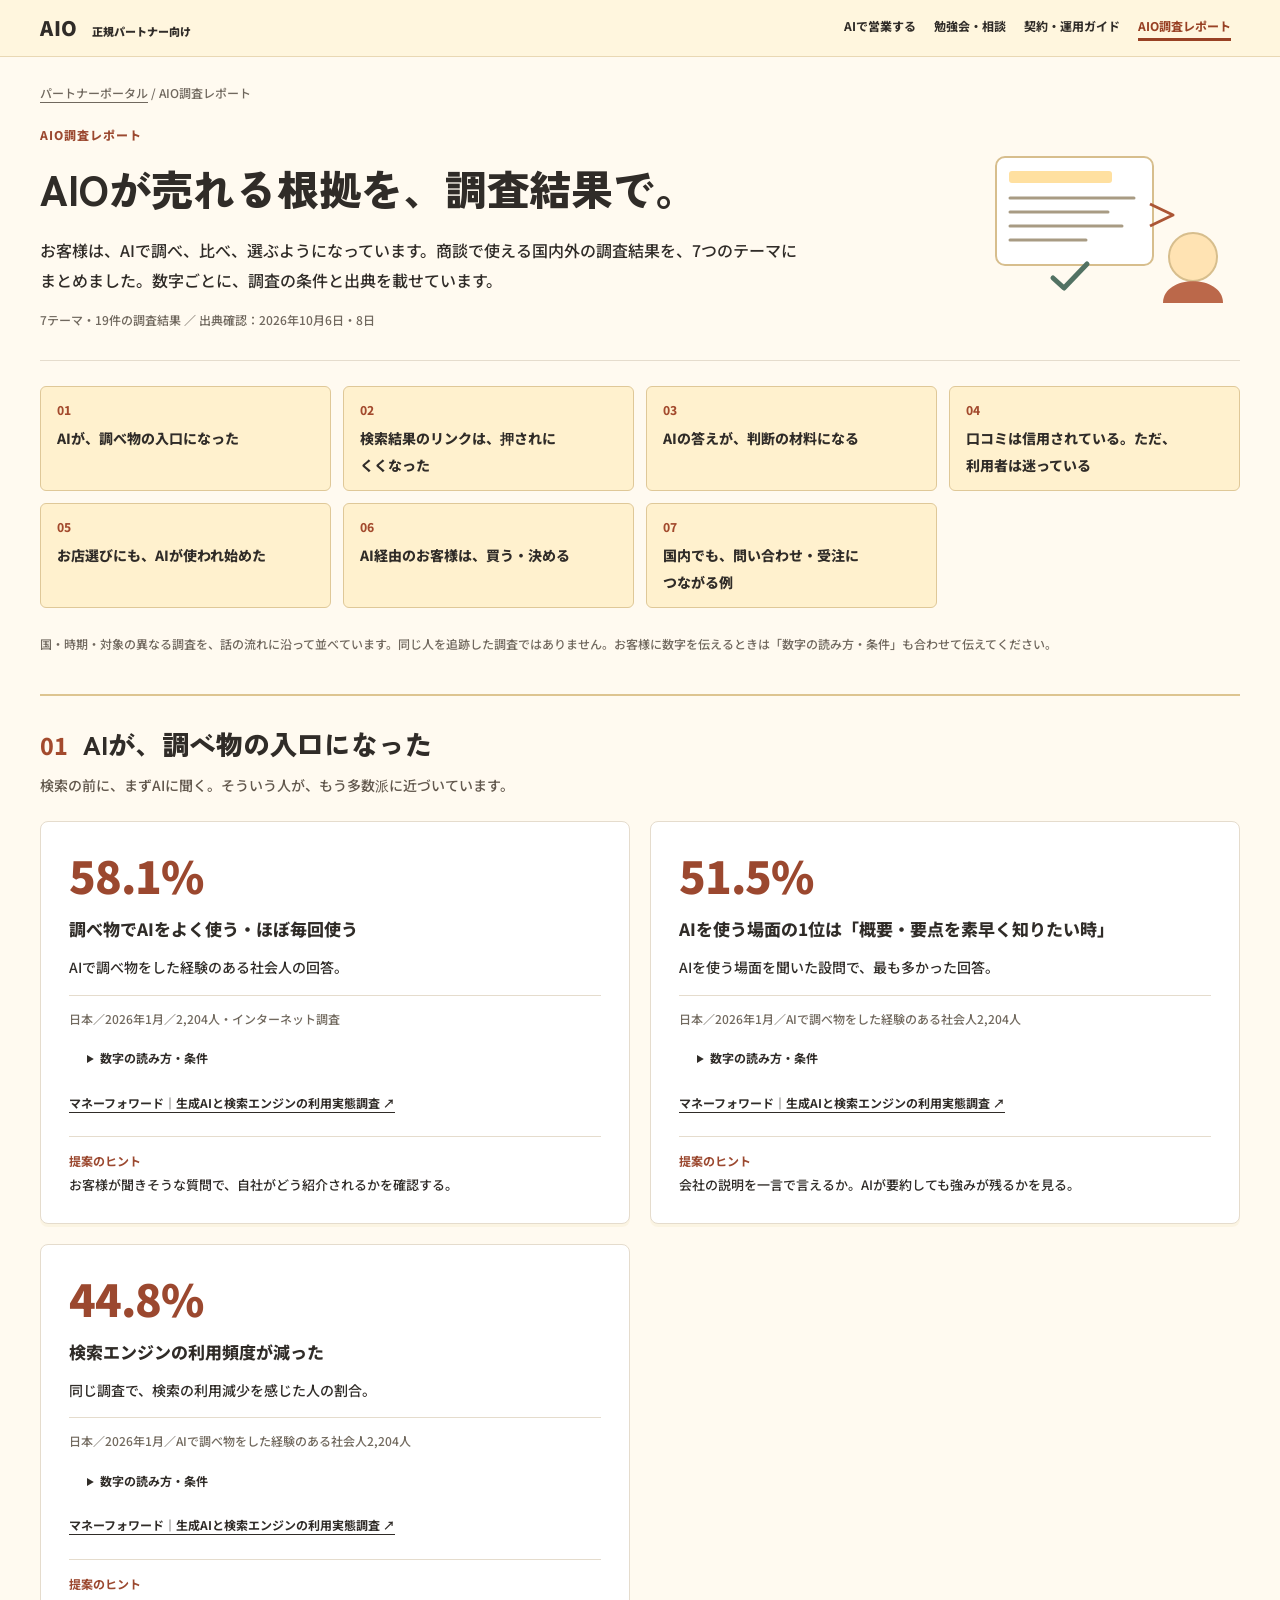
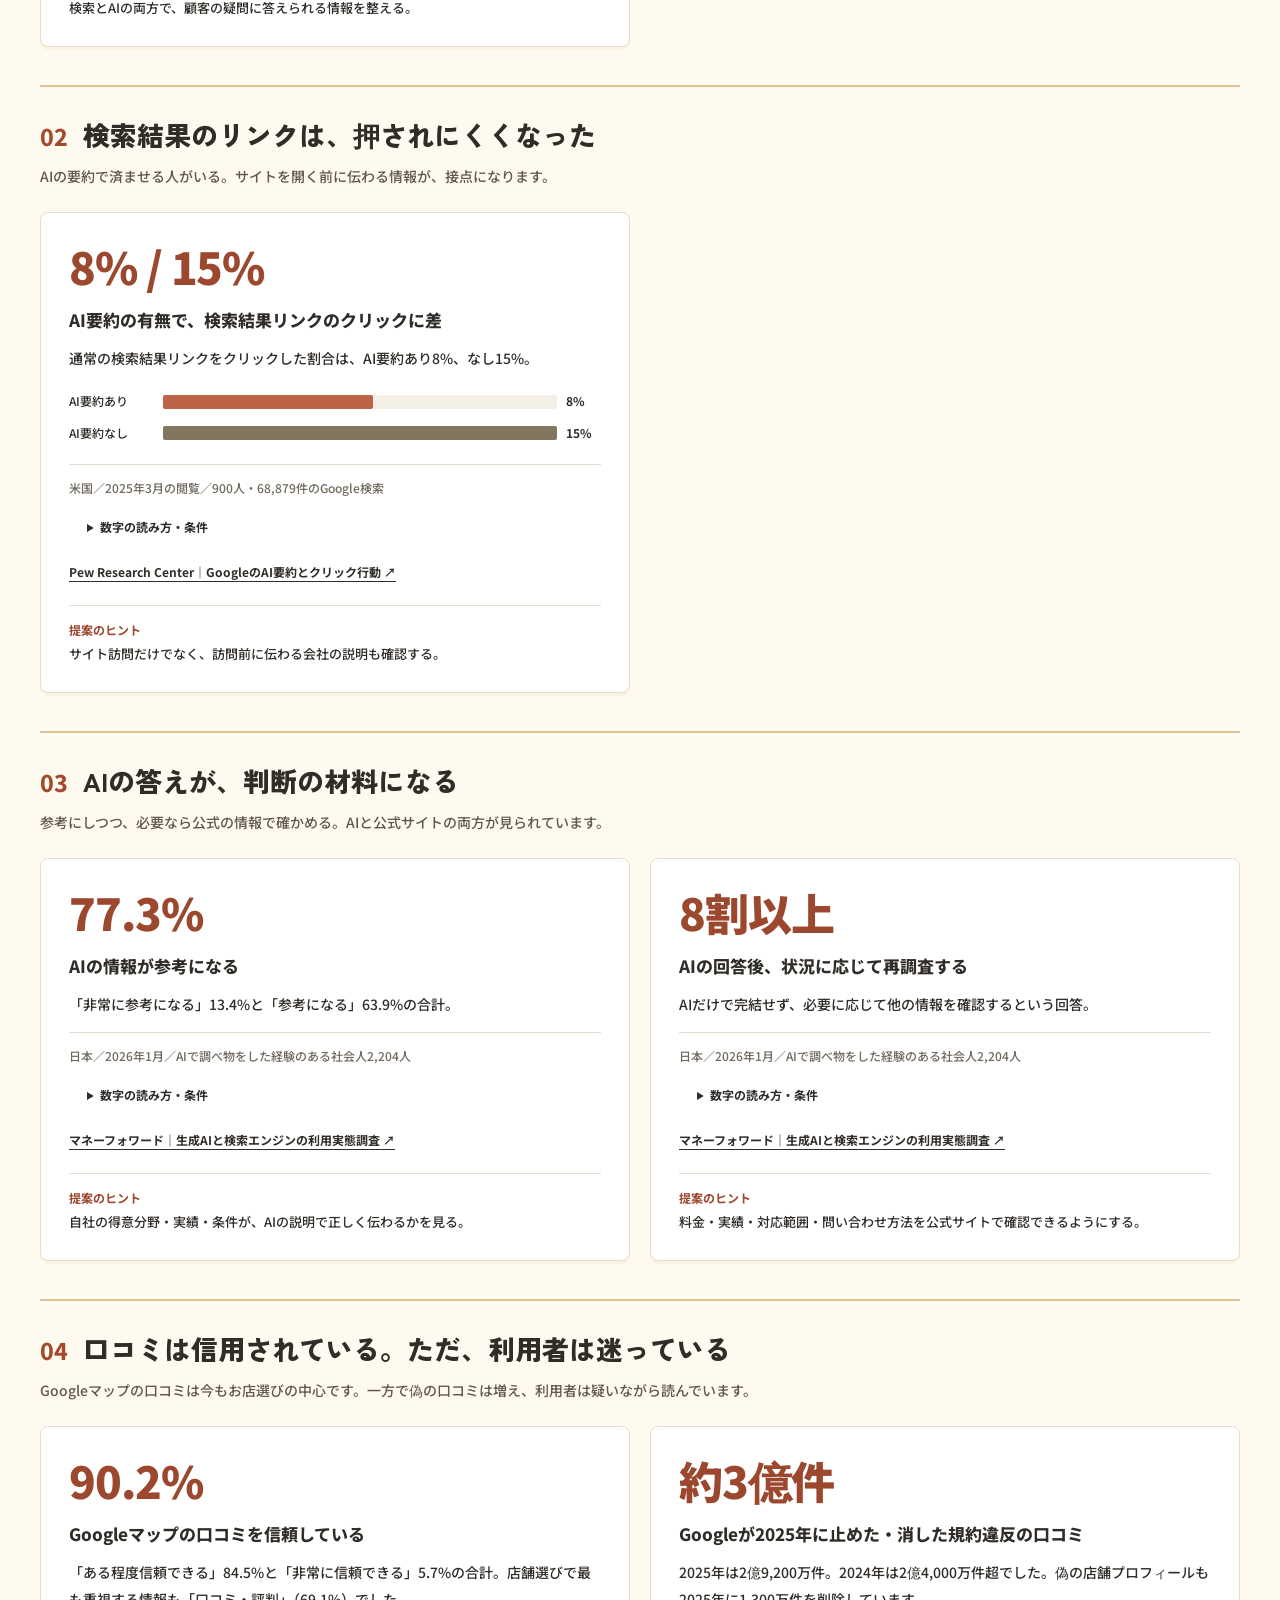
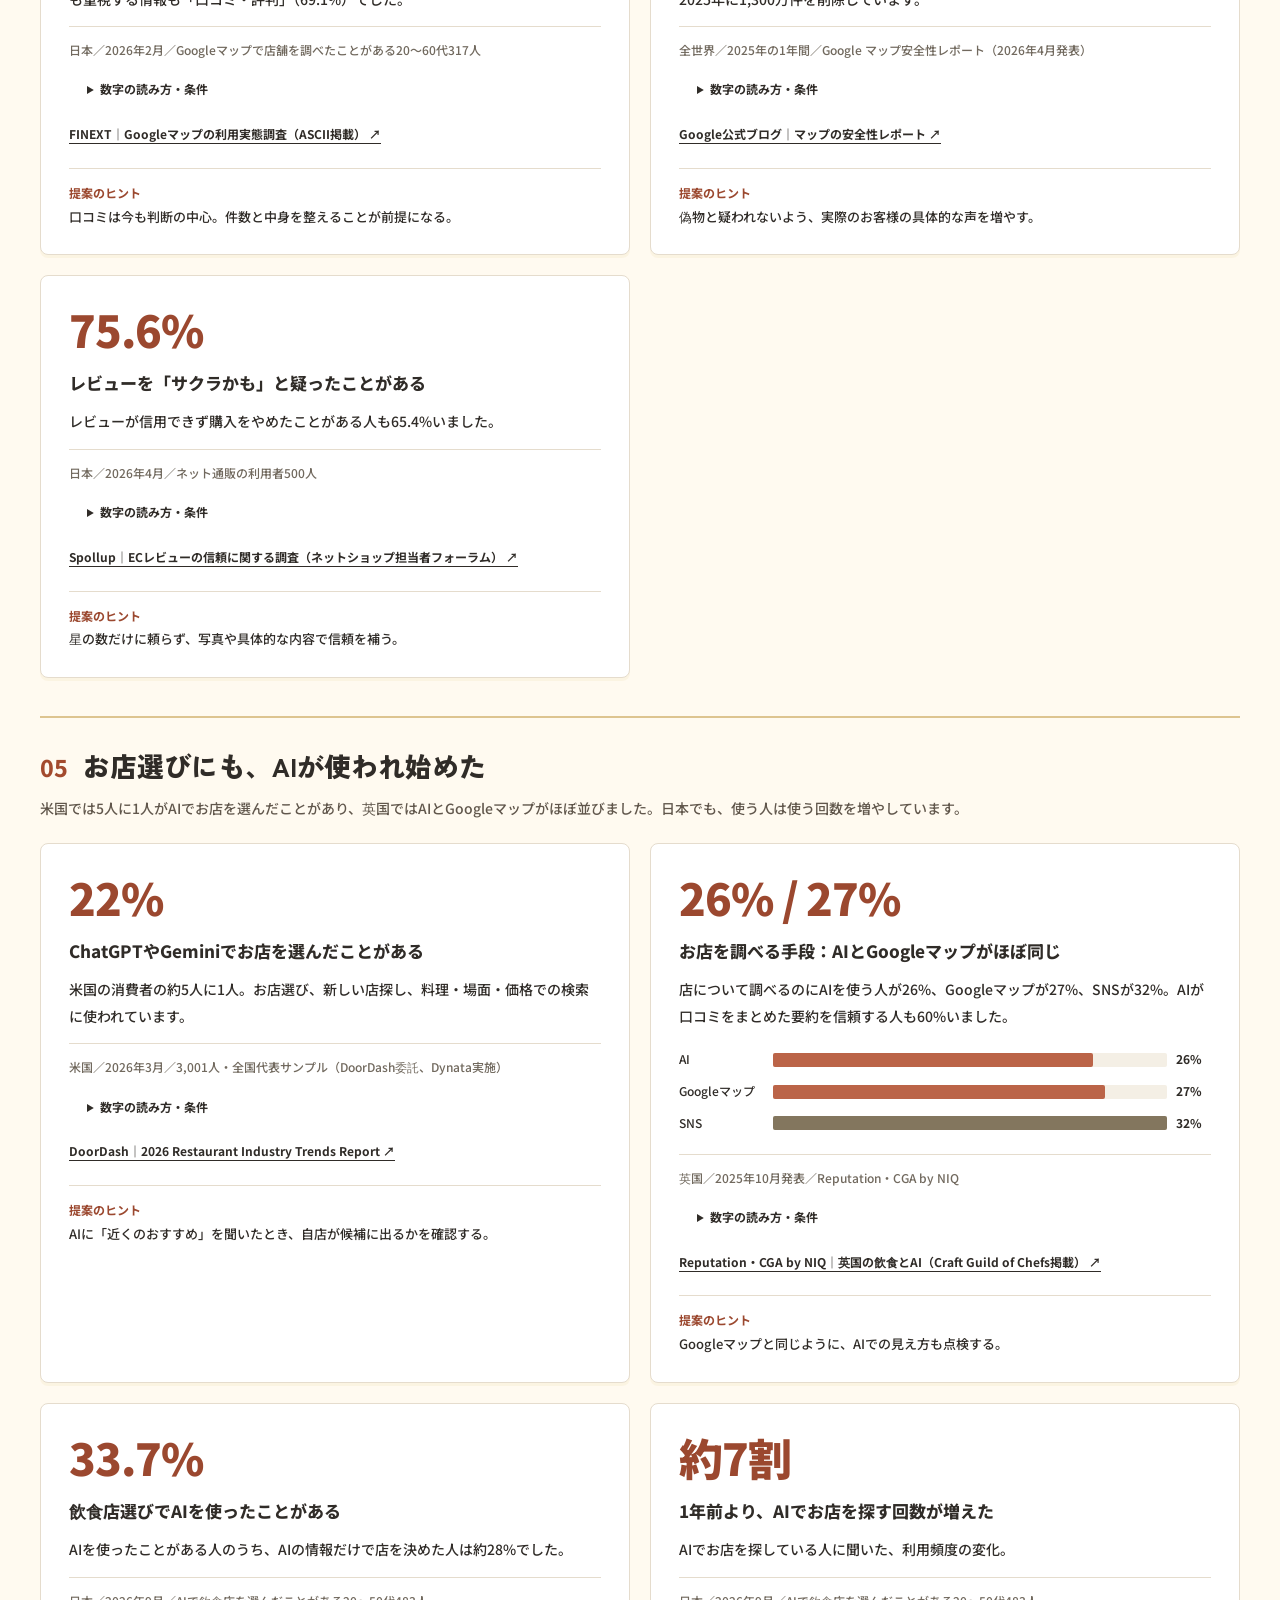
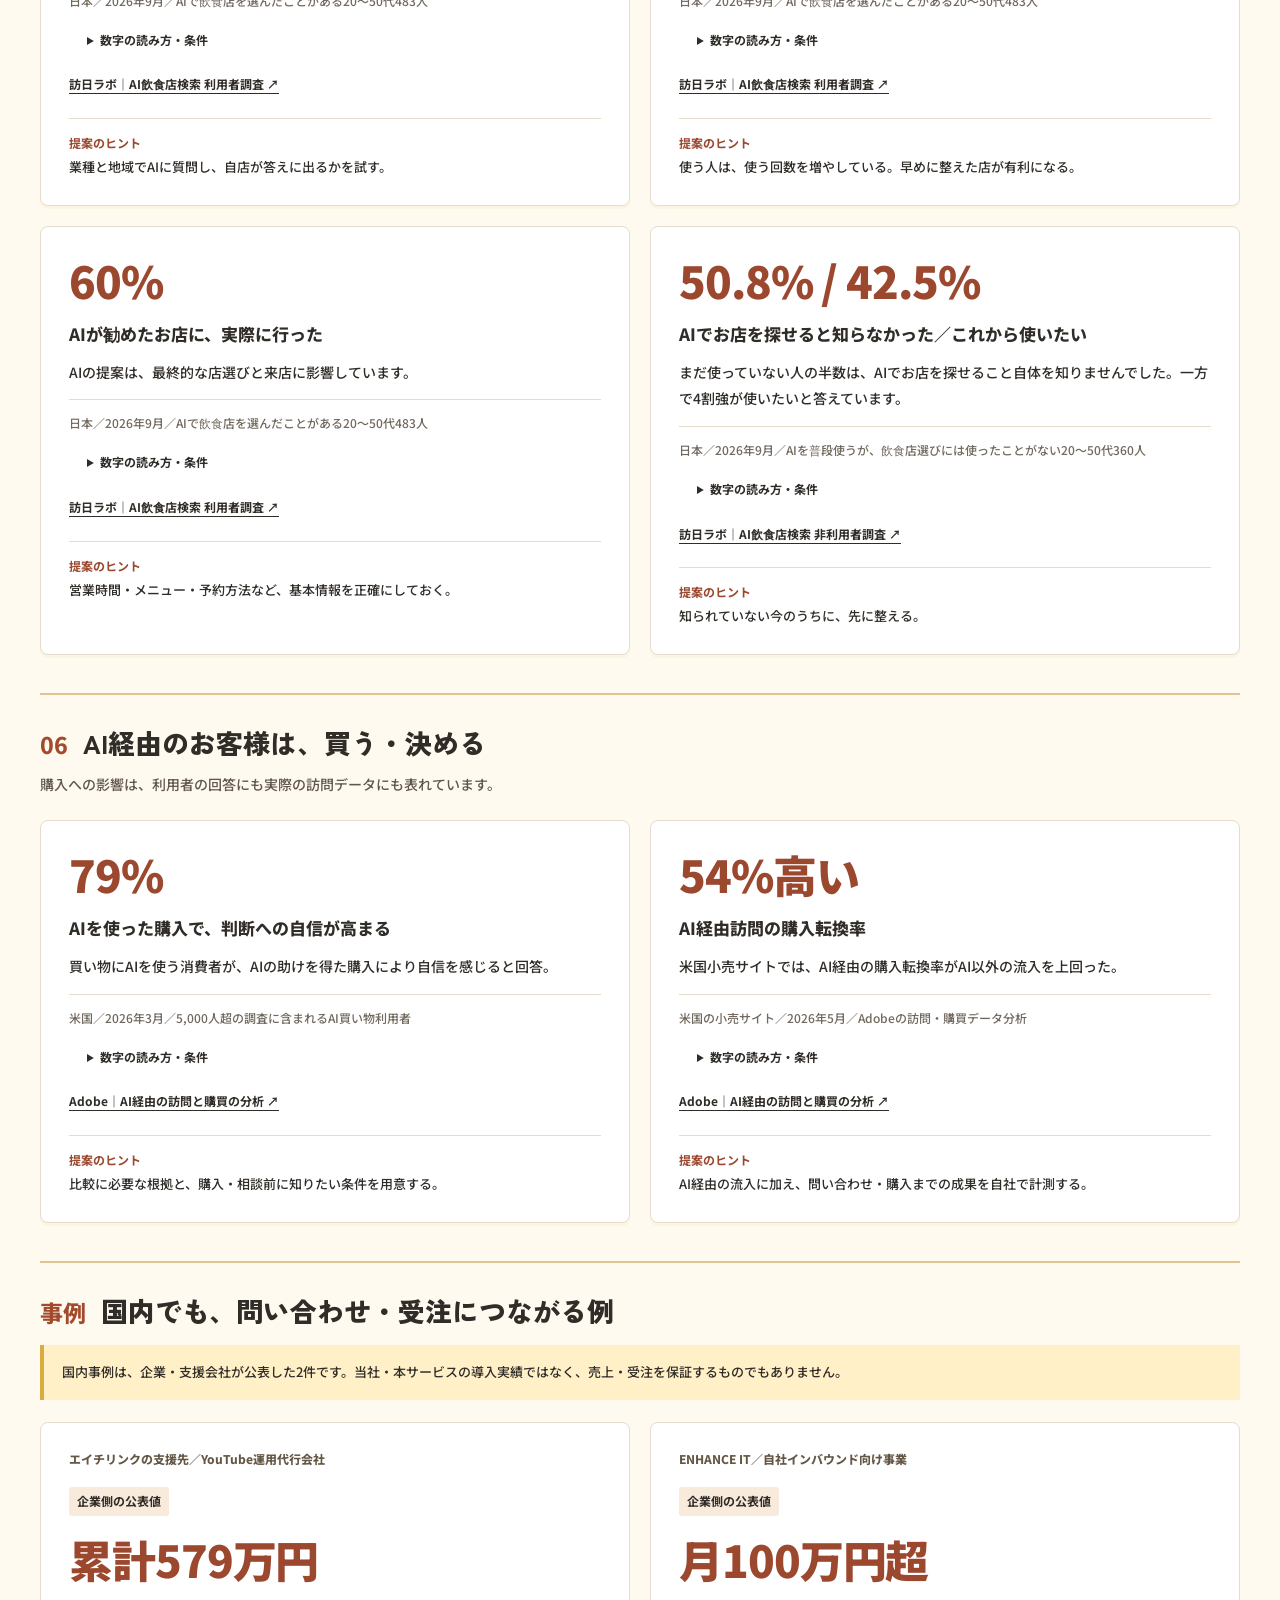
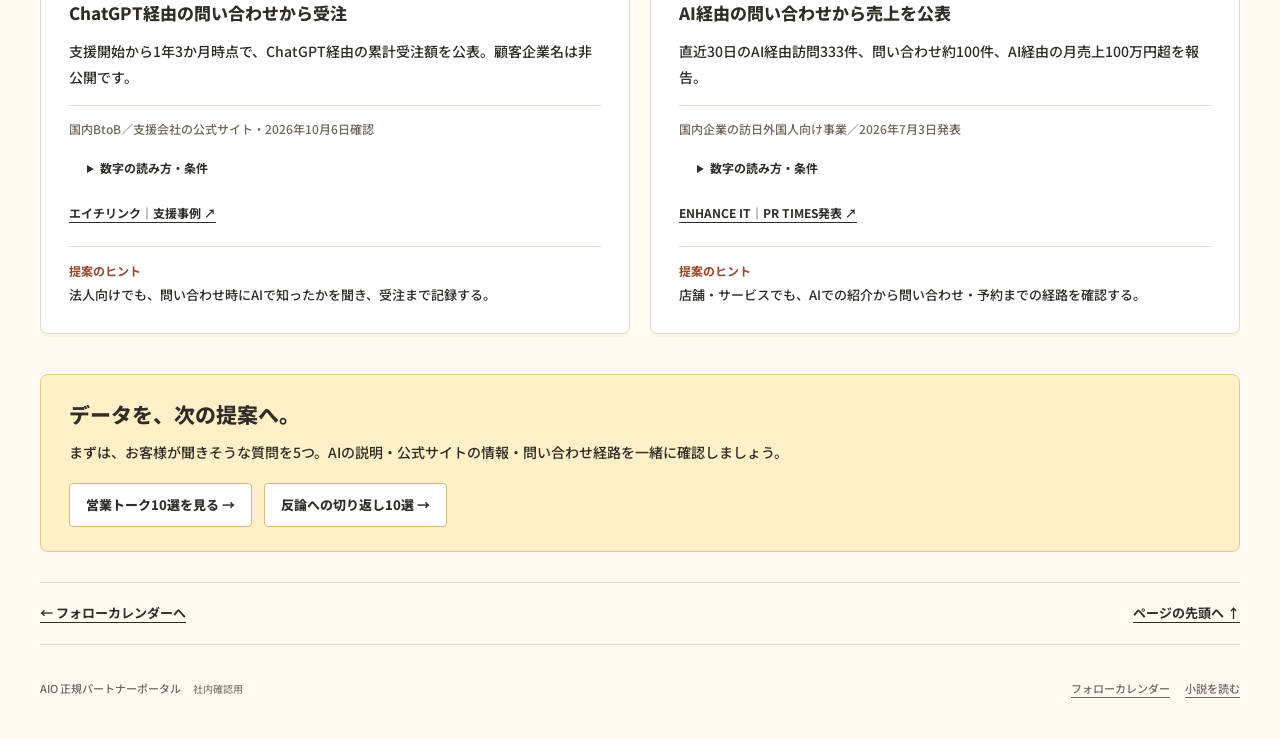
<file: aio/report/index.html>
<!doctype html><html lang="ja"><head><meta charset="utf-8"><meta name="viewport" content="width=device-width,initial-scale=1"><meta name="robots" content="noindex,nofollow"><meta name="color-scheme" content="light"><title>AIO調査レポート｜正規パートナー向け</title><meta name="description" content="AIOが売れる根拠を、国内外の調査結果で。AIでの調べ物、検索クリック、口コミ、AIでのお店選び、購買、国内事例の19件を調査条件・原典リンク付きで紹介。"><link rel="preload" href="../fonts/noto-sans-jp.woff2" as="font" type="font/woff2" crossorigin><link rel="preload" href="../fonts/zen-kaku-black.woff2" as="font" type="font/woff2" crossorigin><style>
/* lp-base.css — 日本語LP／HTML成果物の初期CSS
 *
 * 品質台帳（~/Documents/Codex/loop-engineering-memory/events.jsonl）で
 * 再発が確認された表示欠陥を、指摘ではなく初期値で潰すためのファイル。
 * 対応する欠陥ID:
 *   japanese-heading-midword-wrap（見出しが単語途中で改行）11回
 *   mobile-fv-headline-wrap（モバイルFVの見出し改行）3回
 *   mobile-fixed-cta-overlap（固定CTAが本文を隠す）3回
 *   meaningful-small-text-under-readable-size（意味のある文字が可読サイズ未満）5回
 *
 * 使い方: HTMLの<style>先頭にこの内容を貼る。色・書体・余白は各LPで上書きしてよいが、
 * 下の「改行制御」「最小文字サイズ」「固定CTAの逃げ」の3ブロックは消さないこと。
 */

/* ── 改行制御 ─────────────────────────────────────────────
 * 日本語は単語区切りが無いため、既定のままだと文節の途中で折り返す。
 * auto-phrase は文節単位で折る（Chrome 119+）。非対応環境は strict で逃がす。 */
h1, h2, h3, h4, h5,
.lead, .catch, .hero__title, [data-keep-phrase] {
  word-break: auto-phrase;
  line-break: strict;
  overflow-wrap: anywhere;
}
@supports not (word-break: auto-phrase) {
  h1, h2, h3, h4, h5,
  .lead, .catch, .hero__title, [data-keep-phrase] {
    word-break: normal;
  }
}
/* 明示的に折りたくない語の途中で切られたら、その語を <span class="nobr"> で包む */
.nobr { white-space: nowrap; }

/* ── 最小文字サイズ ───────────────────────────────────────
 * 判断材料になる文字は12px未満にしない。注記・免責のみ .note を許容。 */
:root { --fs-min: 12px; --fs-body: 16px; }
body { font-size: var(--fs-body); line-height: 1.8; }
small, .note, figcaption { font-size: var(--fs-min); line-height: 1.7; }

/* ── ファーストビューの見出し ─────────────────────────────
 * 固定pxだと狭い画面で必ず折り返す。clamp で画面幅に追従させる。 */
h1, .hero__title { font-size: clamp(1.55rem, 5.2vw, 3.25rem); line-height: 1.35; }
h2 { font-size: clamp(1.3rem, 3.6vw, 2.1rem); line-height: 1.45; }

/* ── 固定CTAの逃げ ────────────────────────────────────────
 * 画面下に固定CTAを置くページは、この変数を実測の高さに書き換える。
 * 置かないページはそのままでよい（0のまま）。 */
:root { --fixed-cta-h: 0px; }
body { padding-bottom: calc(var(--fixed-cta-h) + env(safe-area-inset-bottom, 0px)); }

/* ── 横はみ出しの予防 ─────────────────────────────────────
 * flex/grid の子は既定で min-width:auto のため、長い語で親を押し広げる。 */
*, *::before, *::after { box-sizing: border-box; }
img, svg, video, canvas, iframe { max-width: 100%; height: auto; }
main > *, section > *, .grid > *, .flex > * { min-width: 0; }
pre, table, .scroll-x { overflow-x: auto; max-width: 100%; }

/* ── コンテンツ幅（2026-09-24 たかマスター決定） ───────────────
 * 主コンテナは最大1200px。1120px・1300pxなど別の値にしない（案件で明示されたときだけ例外）。
 * 例: .wrap{width:min(var(--lp-max),100% - 40px);margin-inline:auto}
 * 本文・リードの1行は日本語35〜40字まで（max-width:38em 前後）。 */
:root { --lp-max: 1200px; }


@font-face{font-family:Partner Sans;src:url(../fonts/noto-sans-jp.woff2) format("woff2");font-weight:100 900;font-display:swap}
@font-face{font-family:Partner Heading;src:url(../fonts/zen-kaku-black.woff2) format("woff2");font-weight:900;font-display:swap}
:root{--ink:#302c28;--muted:#70685e;--line:#e5dccd;--accent:#b65335;--paper:#fffaf0}
*{box-sizing:border-box}html{scroll-behavior:smooth}body{margin:0;background:var(--paper);color:var(--ink);font:16px/1.85 "Partner Sans",sans-serif;font-weight:500}a{color:inherit;text-underline-offset:4px}a:hover{color:var(--accent)}a:focus-visible,summary:focus-visible{outline:3px solid #c16638;outline-offset:4px}.inner{width:calc(100% - 64px);max-width:1200px;margin-inline:auto}
.masthead{background:#fff6de;border-bottom:1px solid #e9d8b4}.masthead .inner{min-height:56px;display:flex;align-items:center;justify-content:space-between;gap:20px}.brand{font-size:14px;font-weight:800;text-decoration:none}.portal-nav{display:flex;gap:8px}.portal-nav a{display:flex;align-items:center;min-height:44px;padding:0 12px;font-size:13px;font-weight:700;text-decoration:none}.portal-nav a[aria-current]{color:#984124;text-decoration:underline;text-decoration-thickness:3px;text-underline-offset:7px}
.breadcrumb{margin:25px 0 19px;font-size:12px;color:var(--muted)}.intro{border-bottom:1px solid var(--line);padding-bottom:28px}.kicker{font-size:12px;font-weight:800;letter-spacing:.08em;color:#9b482f;margin:0 0 9px}h1{font-family:"Partner Heading","Partner Sans",sans-serif;font-size:42px;line-height:1.4;font-weight:900;margin:0 0 16px}.lead{max-width:760px;margin:0;font-size:16px}.checked{margin:14px 0 0;color:var(--muted);font-size:12px}
.journey{display:flex;flex-wrap:wrap;gap:9px;align-items:center;margin:22px 0 0;padding:0;list-style:none;font-size:13px;font-weight:700}.journey li+li:before{content:"→";color:#a38e69;margin-right:9px}.journey li{display:flex;align-items:center}.use-note{background:#fff0c7;border-left:4px solid #d9ac3f;padding:15px 18px;margin:24px 0;font-size:13px}.use-note p{margin:0}.use-note p+p{margin-top:5px}
.layout{display:grid;grid-template-columns:215px minmax(0,1fr);gap:38px;align-items:start;margin:32px 0 48px}.toc{position:sticky;top:22px}.toc h2{font-size:13px;font-weight:800;margin:0 0 12px}.toc ol{list-style:none;padding:0;margin:0}.toc a{display:flex;align-items:center;gap:10px;min-height:44px;font-size:13px;text-decoration:none;border-bottom:1px solid var(--line)}.toc a:hover{background:#fff0c7}.toc span{font-size:11px;font-weight:800;color:#a35437;font-variant-numeric:tabular-nums}.talk{scroll-margin-top:24px;padding:26px 30px;background:#fff;border:1px solid var(--line);border-radius:8px;margin-bottom:20px;box-shadow:0 3px 0 #efdfbd44}.talk-label{display:flex;align-items:center;gap:12px;margin:0 0 9px;font-size:12px;color:var(--muted);font-weight:700}.number{color:#a34a2d;font-size:17px;line-height:1.4;font-weight:800;font-variant-numeric:tabular-nums}.talk h2{font-size:17px;line-height:1.6;margin:0 0 16px;font-weight:800}.talk blockquote{font-size:21px;line-height:1.85;font-weight:800;margin:0;padding:0 0 19px;border-bottom:1px solid var(--line);overflow-wrap:anywhere}.next{display:grid;grid-template-columns:76px minmax(0,1fr);gap:12px;margin:16px 0 0;font-size:14px}.next dt{color:#9b482f;font-weight:800}.next dd{margin:0}.talk details{margin-top:18px;padding-top:15px;border-top:1px solid var(--line)}.talk summary{cursor:pointer;font-size:13px;font-weight:700;min-height:44px;display:list-item;align-content:center;margin-left:18px}.talk details[open] summary{margin-bottom:8px}.evidence{font-size:13px;color:#554d43}.evidence p{margin:0 0 12px}.conditions{padding:12px 14px;background:#faf7ef;border-radius:4px;font-size:12px}.source{display:inline-block;font-size:12px;font-weight:700;line-height:1.8;padding:6px 0;overflow-wrap:anywhere}.end-link{display:flex;justify-content:space-between;align-items:center;gap:16px;padding:18px 0;border-top:1px solid var(--line);font-size:13px;font-weight:700}.footer{display:flex;justify-content:space-between;gap:20px;border-top:1px solid var(--line);padding:22px 0 30px;font-size:11px;color:var(--muted)}
@media(max-width:950px){.inner{width:calc(100% - 40px)}h1{font-size:35px}.layout{grid-template-columns:175px minmax(0,1fr);gap:24px}.talk{padding:22px}.talk blockquote{font-size:19px}}
@media(max-width:700px){.inner{width:calc(100% - 32px)}.masthead .inner{gap:8px}.brand{font-size:12px}.portal-nav{gap:0}.portal-nav a{font-size:11px;padding:0 8px}.breadcrumb{margin-top:20px}h1{font-size:29px}.lead{font-size:14px}.intro{padding-bottom:22px}.journey{font-size:11px;gap:6px}.journey li+li:before{margin-right:6px}.use-note{font-size:12px;padding:13px 14px}.layout{display:block;margin-top:24px}.toc{position:static;margin-bottom:24px}.toc ol{display:grid;grid-template-columns:repeat(2,minmax(0,1fr));gap:0 12px}.toc a{font-size:12px;gap:7px}.talk{padding:21px 18px;margin-bottom:16px}.talk h2{font-size:15px}.talk blockquote{font-size:18px;line-height:1.9}.next{display:block;font-size:13px}.next dt{margin-bottom:4px}.evidence{font-size:12px}.end-link{align-items:flex-start;font-size:12px}.footer{display:block}.footer span{display:block;margin-bottom:8px}}
@media(prefers-reduced-motion:reduce){html{scroll-behavior:auto}}

.section-nav{display:flex;flex-wrap:wrap;gap:10px;margin-top:23px}.section-nav a{display:flex;align-items:center;min-height:44px;padding:8px 17px;border:1px solid #ddc490;border-radius:5px;background:#fff2ce;text-decoration:none;font-size:13px;font-weight:800}.section-nav a:hover{background:#ffe4a3}.objection-section{scroll-margin-top:24px;border-top:2px solid #ddc490;padding-top:30px;margin-top:42px}.objection-heading{font-family:"Partner Heading","Partner Sans",sans-serif;font-size:32px;line-height:1.5;margin:0 0 12px;font-weight:900}.objection-lead{max-width:800px;font-size:14px;margin:0}.talk h3{font-size:17px;line-height:1.7;margin:0 0 15px;font-weight:800}.objection-question{display:inline-block;background:#f7eee0;border-radius:3px;padding:3px 8px;font-size:11px;font-weight:700;color:#756044;margin-bottom:10px}.answer-label{font-size:12px;font-weight:800;color:#9b482f;margin:0 0 5px}.objection-section .talk blockquote{font-size:19px}.objection-section .next{grid-template-columns:76px minmax(0,1fr)}
@media(max-width:700px){.section-nav{gap:8px;margin-top:18px}.section-nav a{font-size:12px;padding:8px 12px}.objection-heading{font-size:25px}.objection-lead{font-size:13px}.talk h3{font-size:16px}.objection-section .talk blockquote{font-size:17px}.objection-section .next{display:block}}

.data-intro{display:grid;grid-template-columns:minmax(0,1fr) 260px;gap:40px;align-items:center}.data-intro h1{font-size:42px;line-height:1.5}.hero-art{width:100%;height:auto}.flow-nav{display:grid;grid-template-columns:repeat(4,minmax(0,1fr));gap:12px;margin:25px 0}.flow-nav a{border:1px solid #dfc898;border-radius:6px;background:#fff1ce;min-height:82px;padding:12px 16px;text-decoration:none;font-weight:800;font-size:14px}.flow-nav span{display:block;font-size:12px;color:#a34a2d;margin-bottom:3px}.reading-note{font-size:12px;color:#70685e;margin:0 0 34px}.stage{scroll-margin-top:24px;border-top:2px solid #ddc490;padding-top:28px;margin:38px 0}.stage-head{display:flex;gap:15px;align-items:baseline;margin-bottom:8px}.stage-head .number{font-size:23px}.stage h2{font-family:"Partner Heading","Partner Sans",sans-serif;font-size:27px;line-height:1.5;margin:0}.stage-intro{font-size:14px;margin:0 0 22px;color:#61574c}.data-grid{display:grid;grid-template-columns:repeat(2,minmax(0,1fr));gap:20px}.data-card{background:white;border:1px solid var(--line);border-radius:8px;padding:25px 28px;box-shadow:0 3px 0 #efdfbd44;min-width:0}.metric{font-size:44px;line-height:1.3;letter-spacing:-.025em;font-weight:900;color:#9b482f;margin:0 0 11px;font-variant-numeric:tabular-nums}.data-card h3{font-size:17px;line-height:1.7;margin:0 0 10px;font-weight:800}.data-card .body{font-size:14px;margin:0 0 14px}.data-meta{font-size:11px;line-height:1.8;color:#71695e;border-top:1px solid var(--line);padding-top:12px;margin:0 0 7px}.data-card details{font-size:12px;margin:6px 0 0}.data-card summary{cursor:pointer;min-height:44px;align-content:center;display:list-item;margin-left:18px;font-weight:700}.data-card details p{background:#faf7ef;padding:12px 14px;margin:5px 0 10px;border-radius:4px}.data-card .source{font-size:11px;min-height:44px;align-content:center;max-width:100%}.hint{font-size:13px;line-height:1.9;border-top:1px solid var(--line);margin:12px 0 0;padding-top:13px}.hint strong{color:#9b482f;display:block;font-size:12px}.compare{margin:19px 0;font-size:12px}.bar-row{display:grid;grid-template-columns:85px 1fr 35px;align-items:center;gap:9px;margin:9px 0}.track{height:14px;background:#f4efe5;border-radius:2px}.fill{height:100%;background:#bb6448;border-radius:2px}.bar-row:last-child .fill{background:#83765e}.case-company{font-size:12px;font-weight:800;color:#655746;margin:0 0 13px}.self-report{display:inline-block;background:#f8ebdb;border-radius:3px;padding:3px 8px;font-size:11px;margin-bottom:15px;font-weight:700}.case-note{background:#fff0c7;padding:15px 18px;border-left:4px solid #d9ac3f;font-size:13px;line-height:1.9;margin:14px 0 22px}.next-section{background:#fff0c7;border:1px solid #e5c989;border-radius:8px;padding:24px 28px;margin:40px 0 30px}.next-section h2{font-size:21px;margin:0 0 10px;font-weight:800}.next-section p{font-size:14px;margin:0}.next-links{display:flex;flex-wrap:wrap;gap:12px;margin-top:17px}.next-links a{display:inline-flex;align-items:center;min-height:44px;background:white;border:1px solid #d9ba7b;padding:8px 16px;border-radius:4px;text-decoration:none;font-size:13px;font-weight:800}.portal-nav{flex-wrap:wrap}.portal-nav a{white-space:nowrap}.masthead .inner{padding-block:5px}.single .data-card{max-width:720px}.intro .source{min-height:44px;align-content:center}.skip-link{position:absolute;top:0;left:16px;padding:10px;background:white;transform:translateY(-130%);z-index:10}.skip-link:focus{transform:translateY(0)}
@media(max-width:950px){.data-intro{grid-template-columns:1fr 195px;gap:24px}.data-intro h1{font-size:35px}.data-card{padding:23px}.flow-nav a{font-size:13px;padding:11px}.stage h2{font-size:24px}.metric{font-size:38px}}
@media(max-width:700px){.data-intro{display:block}.data-intro h1{font-size:28px}.data-intro h1 span{display:block}.hero-art{display:none}.masthead .inner{flex-wrap:wrap;gap:0;padding-block:6px}.brand{font-size:12px;min-height:28px;align-content:center}.portal-nav{gap:0}.portal-nav a{font-size:11px;padding:0 8px}.flow-nav{grid-template-columns:repeat(2,minmax(0,1fr));gap:9px;margin:20px 0}.flow-nav a{min-height:73px;font-size:12px;padding:11px 13px}.reading-note{font-size:11px;margin-bottom:25px}.stage{padding-top:22px;margin:28px 0}.stage-head{gap:12px}.stage h2{font-size:22px}.stage-intro{font-size:13px}.data-grid{display:block}.data-card{padding:22px 19px;margin-bottom:16px}.metric{font-size:36px}.data-card h3{font-size:16px}.data-card .body{font-size:13px}.data-meta{font-size:11px}.hint{font-size:12px}.next-section{padding:21px 19px}.next-section h2{font-size:19px}.next-section p{font-size:13px}}


.flow-nav{grid-template-columns:repeat(auto-fill,minmax(250px,1fr))}.flow-nav a{min-height:0;word-break:auto-phrase;line-break:strict}
.data-meta,.data-card .source,.data-card details,.case-company,.self-report{font-size:12px}
@media(max-width:700px){.flow-nav{grid-template-columns:1fr;gap:6px}.flow-nav a{padding:9px 13px}.flow-nav span{display:inline;margin-right:8px}}
</style><link rel="stylesheet" href="../portal.css"><script src="../portal.js" defer></script><link rel="stylesheet" href="../menu-update.css"><link rel="canonical" href="https://writeup-inc.github.io/partner/aio/report/"></head><body id="top"><a class="skip-link" href="#main">本文へ移動</a><header class="site-header"><div class="site-inner"><a class="site-brand" href="../">AIO <span>正規パートナー向け</span></a><button class="menu-toggle" type="button" aria-expanded="false" aria-controls="portal-menu">メニュー <span aria-hidden="true">＋</span></button><nav class="site-nav" id="portal-menu" aria-label="ポータルメニュー"><a href="../sales/">AIで営業する</a><a href="../events/">勉強会・相談</a><a href="../guide/">契約・運用ガイド</a><a href="../report/" aria-current="page">AIO調査レポート</a></nav></div></header><main class="inner" id="main"><p class="breadcrumb"><a href="../">パートナーポータル</a> / AIO調査レポート</p><section class="intro"><div class="data-intro"><div><p class="kicker">AIO調査レポート</p><h1><span>AIOが売れる根拠を、</span><span>調査結果で。</span></h1><p class="lead">お客様は、AIで調べ、比べ、選ぶようになっています。商談で使える国内外の調査結果を、7つのテーマにまとめました。数字ごとに、調査の条件と出典を載せています。</p><p class="checked">7テーマ・19件の調査結果 ／ <span class="nobr">出典確認：2026年10月6日・8日</span></p></div><svg class="hero-art" viewBox="0 0 260 185" role="img" aria-label="AIの答えを読み、会社の情報を確認して相談する流れ"><rect x="16" y="22" width="157" height="108" rx="9" fill="#fff" stroke="#d7be8d" stroke-width="2"/><rect x="29" y="36" width="103" height="12" rx="3" fill="#ffe0a0"/><path d="M30 63h124M30 77h98M30 91h112M30 105h76" stroke="#a89b83" stroke-width="3" stroke-linecap="round"/><path d="m170 69 23 11-23 11" fill="none" stroke="#ab5535" stroke-width="3" stroke-linejoin="round"/><circle cx="213" cy="122" r="24" fill="#ffe3b3" stroke="#d7be8d" stroke-width="2"/><path d="M183 168c0-29 60-29 60 0" fill="#bb684a"/><path d="m73 143 11 10 23-24" fill="none" stroke="#527263" stroke-width="5" stroke-linecap="round" stroke-linejoin="round"/></svg></div></section><nav class="flow-nav" aria-label="7つのテーマ"><a href="#entry"><span>01</span>AIが、調べ物の入口になった</a><a href="#click"><span>02</span>検索結果のリンクは、押されにくくなった</a><a href="#judge"><span>03</span>AIの答えが、判断の材料になる</a><a href="#reviews"><span>04</span>口コミは信用されている。ただ、利用者は迷っている</a><a href="#restaurant"><span>05</span>お店選びにも、AIが使われ始めた</a><a href="#buy"><span>06</span>AI経由のお客様は、買う・決める</a><a href="#cases"><span>07</span>国内でも、問い合わせ・受注につながる例</a></nav><p class="reading-note">国・時期・対象の異なる調査を、話の流れに沿って並べています。同じ人を追跡した調査ではありません。お客様に数字を伝えるときは「数字の読み方・条件」も合わせて伝えてください。</p><section class="stage" id="entry" aria-labelledby="title-entry"><div class="stage-head"><span class="number">01</span><h2 id="title-entry">AIが、調べ物の入口になった</h2></div><p class="stage-intro">検索の前に、まずAIに聞く。そういう人が、もう多数派に近づいています。</p><div class="data-grid"><article class="data-card"><p class="metric">58.1%</p><h3>調べ物でAIをよく使う・ほぼ毎回使う</h3><p class="body">AIで調べ物をした経験のある社会人の回答。</p><p class="data-meta">日本／2026年1月／2,204人・インターネット調査</p><details><summary>数字の読み方・条件</summary><p>社会人全体のAI利用率ではありません。調査開始日は1月16日。</p></details><a class="source" href="https://biz.moneyforward.com/research/2026-generative-ai-usage-survey/" target="_blank" rel="noopener noreferrer">マネーフォワード｜生成AIと検索エンジンの利用実態調査 ↗</a><p class="hint"><strong>提案のヒント</strong>お客様が聞きそうな質問で、自社がどう紹介されるかを確認する。</p></article><article class="data-card"><p class="metric">51.5%</p><h3>AIを使う場面の1位は「概要・要点を素早く知りたい時」</h3><p class="body">AIを使う場面を聞いた設問で、最も多かった回答。</p><p class="data-meta">日本／2026年1月／AIで調べ物をした経験のある社会人2,204人</p><details><summary>数字の読み方・条件</summary><p>複数の場面から選ぶ設問です。短い説明で何が伝わるかを考える参考データです。</p></details><a class="source" href="https://biz.moneyforward.com/research/2026-generative-ai-usage-survey/" target="_blank" rel="noopener noreferrer">マネーフォワード｜生成AIと検索エンジンの利用実態調査 ↗</a><p class="hint"><strong>提案のヒント</strong>会社の説明を一言で言えるか。AIが要約しても強みが残るかを見る。</p></article><article class="data-card"><p class="metric">44.8%</p><h3>検索エンジンの利用頻度が減った</h3><p class="body">同じ調査で、検索の利用減少を感じた人の割合。</p><p class="data-meta">日本／2026年1月／AIで調べ物をした経験のある社会人2,204人</p><details><summary>数字の読み方・条件</summary><p>本人の回答による利用頻度の変化で、検索市場全体の減少率ではありません。</p></details><a class="source" href="https://biz.moneyforward.com/research/2026-generative-ai-usage-survey/" target="_blank" rel="noopener noreferrer">マネーフォワード｜生成AIと検索エンジンの利用実態調査 ↗</a><p class="hint"><strong>提案のヒント</strong>検索とAIの両方で、顧客の疑問に答えられる情報を整える。</p></article></div></section><section class="stage" id="click" aria-labelledby="title-click"><div class="stage-head"><span class="number">02</span><h2 id="title-click">検索結果のリンクは、押されにくくなった</h2></div><p class="stage-intro">AIの要約で済ませる人がいる。サイトを開く前に伝わる情報が、接点になります。</p><div class="data-grid single"><article class="data-card"><p class="metric">8% / 15%</p><h3>AI要約の有無で、検索結果リンクのクリックに差</h3><p class="body">通常の検索結果リンクをクリックした割合は、AI要約あり8%、なし15%。</p><div class="compare" aria-label="AI要約の有無で、検索結果リンクのクリックに差の比較"><div class="bar-row"><span>AI要約あり</span><div class="track" aria-hidden="true"><div class="fill" style="width:53.33%"></div></div><strong>8%</strong></div><div class="bar-row"><span>AI要約なし</span><div class="track" aria-hidden="true"><div class="fill" style="width:100.00%"></div></div><strong>15%</strong></div></div><p class="data-meta">米国／2025年3月の閲覧／900人・68,879件のGoogle検索</p><details><summary>数字の読み方・条件</summary><p>検索結果は4月7〜17日に再収集。観測された差で、AI要約の因果効果ではありません。8%はAI要約内の引用リンクのクリック率ではありません。</p></details><a class="source" href="https://www.pewresearch.org/short-reads/2025/07/22/google-users-are-less-likely-to-click-on-links-when-an-ai-summary-appears-in-the-results/" target="_blank" rel="noopener noreferrer">Pew Research Center｜GoogleのAI要約とクリック行動 ↗</a><p class="hint"><strong>提案のヒント</strong>サイト訪問だけでなく、訪問前に伝わる会社の説明も確認する。</p></article></div></section><section class="stage" id="judge" aria-labelledby="title-judge"><div class="stage-head"><span class="number">03</span><h2 id="title-judge">AIの答えが、判断の材料になる</h2></div><p class="stage-intro">参考にしつつ、必要なら公式の情報で確かめる。AIと公式サイトの両方が見られています。</p><div class="data-grid"><article class="data-card"><p class="metric">77.3%</p><h3>AIの情報が参考になる</h3><p class="body">「非常に参考になる」13.4%と「参考になる」63.9%の合計。</p><p class="data-meta">日本／2026年1月／AIで調べ物をした経験のある社会人2,204人</p><details><summary>数字の読み方・条件</summary><p>参考になるという評価で、正しいと全面的に信じる割合ではありません。</p></details><a class="source" href="https://biz.moneyforward.com/research/2026-generative-ai-usage-survey/" target="_blank" rel="noopener noreferrer">マネーフォワード｜生成AIと検索エンジンの利用実態調査 ↗</a><p class="hint"><strong>提案のヒント</strong>自社の得意分野・実績・条件が、AIの説明で正しく伝わるかを見る。</p></article><article class="data-card"><p class="metric">8割以上</p><h3>AIの回答後、状況に応じて再調査する</h3><p class="body">AIだけで完結せず、必要に応じて他の情報を確認するという回答。</p><p class="data-meta">日本／2026年1月／AIで調べ物をした経験のある社会人2,204人</p><details><summary>数字の読み方・条件</summary><p>必ず企業の公式サイトを訪れる割合ではありません。</p></details><a class="source" href="https://biz.moneyforward.com/research/2026-generative-ai-usage-survey/" target="_blank" rel="noopener noreferrer">マネーフォワード｜生成AIと検索エンジンの利用実態調査 ↗</a><p class="hint"><strong>提案のヒント</strong>料金・実績・対応範囲・問い合わせ方法を公式サイトで確認できるようにする。</p></article></div></section><section class="stage" id="reviews" aria-labelledby="title-reviews"><div class="stage-head"><span class="number">04</span><h2 id="title-reviews">口コミは信用されている。ただ、利用者は迷っている</h2></div><p class="stage-intro">Googleマップの口コミは今もお店選びの中心です。一方で偽の口コミは増え、利用者は疑いながら読んでいます。</p><div class="data-grid"><article class="data-card"><p class="metric">90.2%</p><h3>Googleマップの口コミを信頼している</h3><p class="body">「ある程度信頼できる」84.5%と「非常に信頼できる」5.7%の合計。店舗選びで最も重視する情報も「口コミ・評判」（69.1%）でした。</p><p class="data-meta">日本／2026年2月／Googleマップで店舗を調べたことがある20〜60代317人</p><details><summary>数字の読み方・条件</summary><p>Googleマップの利用者に聞いた調査です。口コミの内容が正しいかを確かめた数字ではありません。</p></details><a class="source" href="https://ascii.jp/elem/000/004/376/4376671/" target="_blank" rel="noopener noreferrer">FINEXT｜Googleマップの利用実態調査（ASCII掲載） ↗</a><p class="hint"><strong>提案のヒント</strong>口コミは今も判断の中心。件数と中身を整えることが前提になる。</p></article><article class="data-card"><p class="metric">約3億件</p><h3>Googleが2025年に止めた・消した規約違反の口コミ</h3><p class="body">2025年は2億9,200万件。2024年は2億4,000万件超でした。偽の店舗プロフィールも2025年に1,300万件を削除しています。</p><p class="data-meta">全世界／2025年の1年間／Google マップ安全性レポート（2026年4月発表）</p><details><summary>数字の読み方・条件</summary><p>Googleが投稿前に止めた分も含みます。日本だけの件数ではありません。</p></details><a class="source" href="https://blog.google/products-and-platforms/products/maps/new-ways-were-protecting-businesses-on-maps/" target="_blank" rel="noopener noreferrer">Google公式ブログ｜マップの安全性レポート ↗</a><p class="hint"><strong>提案のヒント</strong>偽物と疑われないよう、実際のお客様の具体的な声を増やす。</p></article><article class="data-card"><p class="metric">75.6%</p><h3>レビューを「サクラかも」と疑ったことがある</h3><p class="body">レビューが信用できず購入をやめたことがある人も65.4%いました。</p><p class="data-meta">日本／2026年4月／ネット通販の利用者500人</p><details><summary>数字の読み方・条件</summary><p>ネット通販のレビューの調査です。Googleマップの口コミに限った数字ではありません。</p></details><a class="source" href="https://netshop.impress.co.jp/index%2Ephp/n/2026/05/27/16134" target="_blank" rel="noopener noreferrer">Spollup｜ECレビューの信頼に関する調査（ネットショップ担当者フォーラム） ↗</a><p class="hint"><strong>提案のヒント</strong>星の数だけに頼らず、写真や具体的な内容で信頼を補う。</p></article></div></section><section class="stage" id="restaurant" aria-labelledby="title-restaurant"><div class="stage-head"><span class="number">05</span><h2 id="title-restaurant">お店選びにも、AIが使われ始めた</h2></div><p class="stage-intro">米国では5人に1人がAIでお店を選んだことがあり、英国ではAIとGoogleマップがほぼ並びました。日本でも、使う人は使う回数を増やしています。</p><div class="data-grid"><article class="data-card"><p class="metric">22%</p><h3>ChatGPTやGeminiでお店を選んだことがある</h3><p class="body">米国の消費者の約5人に1人。お店選び、新しい店探し、料理・場面・価格での検索に使われています。</p><p class="data-meta">米国／2026年3月／3,001人・全国代表サンプル（DoorDash委託、Dynata実施）</p><details><summary>数字の読み方・条件</summary><p>前年との比較は公表されていません。「22%まで増えた」ではなく、2026年3月時点の割合です。</p></details><a class="source" href="https://about.doordash.com/en-us/news/doordash-restaurant-industry-trends-report-2026" target="_blank" rel="noopener noreferrer">DoorDash｜2026 Restaurant Industry Trends Report ↗</a><p class="hint"><strong>提案のヒント</strong>AIに「近くのおすすめ」を聞いたとき、自店が候補に出るかを確認する。</p></article><article class="data-card"><p class="metric">26% / 27%</p><h3>お店を調べる手段：AIとGoogleマップがほぼ同じ</h3><p class="body">店について調べるのにAIを使う人が26%、Googleマップが27%、SNSが32%。AIが口コミをまとめた要約を信頼する人も60%いました。</p><div class="compare" aria-label="お店を調べる手段：AIとGoogleマップがほぼ同じの比較"><div class="bar-row"><span>AI</span><div class="track" aria-hidden="true"><div class="fill" style="width:81.25%"></div></div><strong>26%</strong></div><div class="bar-row"><span>Googleマップ</span><div class="track" aria-hidden="true"><div class="fill" style="width:84.38%"></div></div><strong>27%</strong></div><div class="bar-row"><span>SNS</span><div class="track" aria-hidden="true"><div class="fill" style="width:100.00%"></div></div><strong>32%</strong></div></div><p class="data-meta">英国／2025年10月発表／Reputation・CGA by NIQ</p><details><summary>数字の読み方・条件</summary><p>調査人数は公表されていません。英国の結果で、日本の傾向ではありません。</p></details><a class="source" href="https://craftguildofchefs.org/news/study-reveals-ai-driving-uk-consumer-habits-hospitality" target="_blank" rel="noopener noreferrer">Reputation・CGA by NIQ｜英国の飲食とAI（Craft Guild of Chefs掲載） ↗</a><p class="hint"><strong>提案のヒント</strong>Googleマップと同じように、AIでの見え方も点検する。</p></article><article class="data-card"><p class="metric">33.7%</p><h3>飲食店選びでAIを使ったことがある</h3><p class="body">AIを使ったことがある人のうち、AIの情報だけで店を決めた人は約28%でした。</p><p class="data-meta">日本／2026年9月／AIで飲食店を選んだことがある20〜50代483人</p><details><summary>数字の読み方・条件</summary><p>33.7%の分母は公開部分に書かれていません。全文は会員登録が必要です。調査元は飲食店の集客支援も行う事業者です。</p></details><a class="source" href="https://honichi.com/news/2026/10/01/202610_survey_gourmet_ai/" target="_blank" rel="noopener noreferrer">訪日ラボ｜AI飲食店検索 利用者調査 ↗</a><p class="hint"><strong>提案のヒント</strong>業種と地域でAIに質問し、自店が答えに出るかを試す。</p></article><article class="data-card"><p class="metric">約7割</p><h3>1年前より、AIでお店を探す回数が増えた</h3><p class="body">AIでお店を探している人に聞いた、利用頻度の変化。</p><p class="data-meta">日本／2026年9月／AIで飲食店を選んだことがある20〜50代483人</p><details><summary>数字の読み方・条件</summary><p>AIでお店を探したことがある人が対象です。利用者全体が増えた割合ではありません。</p></details><a class="source" href="https://honichi.com/news/2026/10/01/202610_survey_gourmet_ai/" target="_blank" rel="noopener noreferrer">訪日ラボ｜AI飲食店検索 利用者調査 ↗</a><p class="hint"><strong>提案のヒント</strong>使う人は、使う回数を増やしている。早めに整えた店が有利になる。</p></article><article class="data-card"><p class="metric">60%</p><h3>AIが勧めたお店に、実際に行った</h3><p class="body">AIの提案は、最終的な店選びと来店に影響しています。</p><p class="data-meta">日本／2026年9月／AIで飲食店を選んだことがある20〜50代483人</p><details><summary>数字の読み方・条件</summary><p>設問文は公開部分に書かれていません。全文は会員登録が必要です。</p></details><a class="source" href="https://honichi.com/news/2026/10/01/202610_survey_gourmet_ai/" target="_blank" rel="noopener noreferrer">訪日ラボ｜AI飲食店検索 利用者調査 ↗</a><p class="hint"><strong>提案のヒント</strong>営業時間・メニュー・予約方法など、基本情報を正確にしておく。</p></article><article class="data-card"><p class="metric">50.8% / 42.5%</p><h3>AIでお店を探せると知らなかった／これから使いたい</h3><p class="body">まだ使っていない人の半数は、AIでお店を探せること自体を知りませんでした。一方で4割強が使いたいと答えています。</p><p class="data-meta">日本／2026年9月／AIを普段使うが、飲食店選びには使ったことがない20〜50代360人</p><details><summary>数字の読み方・条件</summary><p>AIを普段から使っている人が対象です。「使いたい」は意向で、実際に使うとは限りません。</p></details><a class="source" href="https://honichi.com/news/2026/09/24/202609_survey_gourmet_search/" target="_blank" rel="noopener noreferrer">訪日ラボ｜AI飲食店検索 非利用者調査 ↗</a><p class="hint"><strong>提案のヒント</strong>知られていない今のうちに、先に整える。</p></article></div></section><section class="stage" id="buy" aria-labelledby="title-buy"><div class="stage-head"><span class="number">06</span><h2 id="title-buy">AI経由のお客様は、買う・決める</h2></div><p class="stage-intro">購入への影響は、利用者の回答にも実際の訪問データにも表れています。</p><div class="data-grid"><article class="data-card"><p class="metric">79%</p><h3>AIを使った購入で、判断への自信が高まる</h3><p class="body">買い物にAIを使う消費者が、AIの助けを得た購入により自信を感じると回答。</p><p class="data-meta">米国／2026年3月／5,000人超の調査に含まれるAI買い物利用者</p><details><summary>数字の読み方・条件</summary><p>該当利用者の人数は本文で非公表。自己評価で、購入判断の正しさを実証した数字ではありません。</p></details><a class="source" href="https://business.adobe.com/blog/adobe-report-ai-traffic-travel-sites-surges-200-percent" target="_blank" rel="noopener noreferrer">Adobe｜AI経由の訪問と購買の分析 ↗</a><p class="hint"><strong>提案のヒント</strong>比較に必要な根拠と、購入・相談前に知りたい条件を用意する。</p></article><article class="data-card"><p class="metric">54%高い</p><h3>AI経由訪問の購入転換率</h3><p class="body">米国小売サイトでは、AI経由の購入転換率がAI以外の流入を上回った。</p><p class="data-meta">米国の小売サイト／2026年5月／Adobeの訪問・購買データ分析</p><details><summary>数字の読み方・条件</summary><p>相対的な差で、購入率54%ではありません。業種差があり、同月の旅行サイトではAI経由の転換率は28%低い結果です。AIO施策の効果測定ではありません。</p></details><a class="source" href="https://business.adobe.com/blog/adobe-report-ai-traffic-travel-sites-surges-200-percent" target="_blank" rel="noopener noreferrer">Adobe｜AI経由の訪問と購買の分析 ↗</a><p class="hint"><strong>提案のヒント</strong>AI経由の流入に加え、問い合わせ・購入までの成果を自社で計測する。</p></article></div></section><section class="stage" id="cases" aria-labelledby="title-cases"><div class="stage-head"><span class="number">事例</span><h2 id="title-cases">国内でも、問い合わせ・受注につながる例</h2></div><p class="case-note">国内事例は、企業・支援会社が公表した2件です。当社・本サービスの導入実績ではなく、売上・受注を保証するものでもありません。</p><div class="data-grid"><article class="data-card"><p class="case-company">エイチリンクの支援先／YouTube運用代行会社</p><span class="self-report">企業側の公表値</span><p class="metric">累計579万円</p><h3>ChatGPT経由の問い合わせから受注</h3><p class="body">支援開始から1年3か月時点で、ChatGPT経由の累計受注額を公表。顧客企業名は非公開です。</p><p class="data-meta">国内BtoB／支援会社の公式サイト・2026年10月6日確認</p><details><summary>数字の読み方・条件</summary><p>支援会社の自己公表。サイト全面改修・SEO・AIO・被リンク獲得を併用。AIO単独の寄与、利益額、他社での再現性は確認できません。</p></details><a class="source" href="https://h-link-marketing.co.jp/reason/" target="_blank" rel="noopener noreferrer">エイチリンク｜支援事例 ↗</a><p class="hint"><strong>提案のヒント</strong>法人向けでも、問い合わせ時にAIで知ったかを聞き、受注まで記録する。</p></article><article class="data-card"><p class="case-company">ENHANCE IT／自社インバウンド向け事業</p><span class="self-report">企業側の公表値</span><p class="metric">月100万円超</p><h3>AI経由の問い合わせから売上を公表</h3><p class="body">直近30日のAI経由訪問333件、問い合わせ約100件、AI経由の月売上100万円超を報告。</p><p class="data-meta">国内企業の訪日外国人向け事業／2026年7月3日発表</p><details><summary>数字の読み方・条件</summary><p>企業のプレスリリースによる自己公表。日本人顧客全体の傾向ではありません。複数の集客・サイト改善を併用しており、第三者監査やAIO単独の寄与は確認できません。</p></details><a class="source" href="https://prtimes.jp/main/html/rd/p/000000013.000176021.html" target="_blank" rel="noopener noreferrer">ENHANCE IT｜PR TIMES発表 ↗</a><p class="hint"><strong>提案のヒント</strong>店舗・サービスでも、AIでの紹介から問い合わせ・予約までの経路を確認する。</p></article></div></section><section class="next-section"><h2>データを、次の提案へ。</h2><p>まずは、お客様が聞きそうな質問を5つ。AIの説明・公式サイトの情報・問い合わせ経路を一緒に確認しましょう。</p><div class="next-links"><a href="../talk/">営業トーク10選を見る →</a><a href="../talk/#objections">反論への切り返し10選 →</a></div></section><div class="end-link"><a href="../">← フォローカレンダーへ</a><a href="#top">ページの先頭へ ↑</a></div></main><footer class="site-footer inner"><span>AIO 正規パートナーポータル <small>社内確認用</small></span><div><a href="../#calendar">フォローカレンダー</a><a href="../story/">小説を読む</a></div></footer></body></html>
</file>
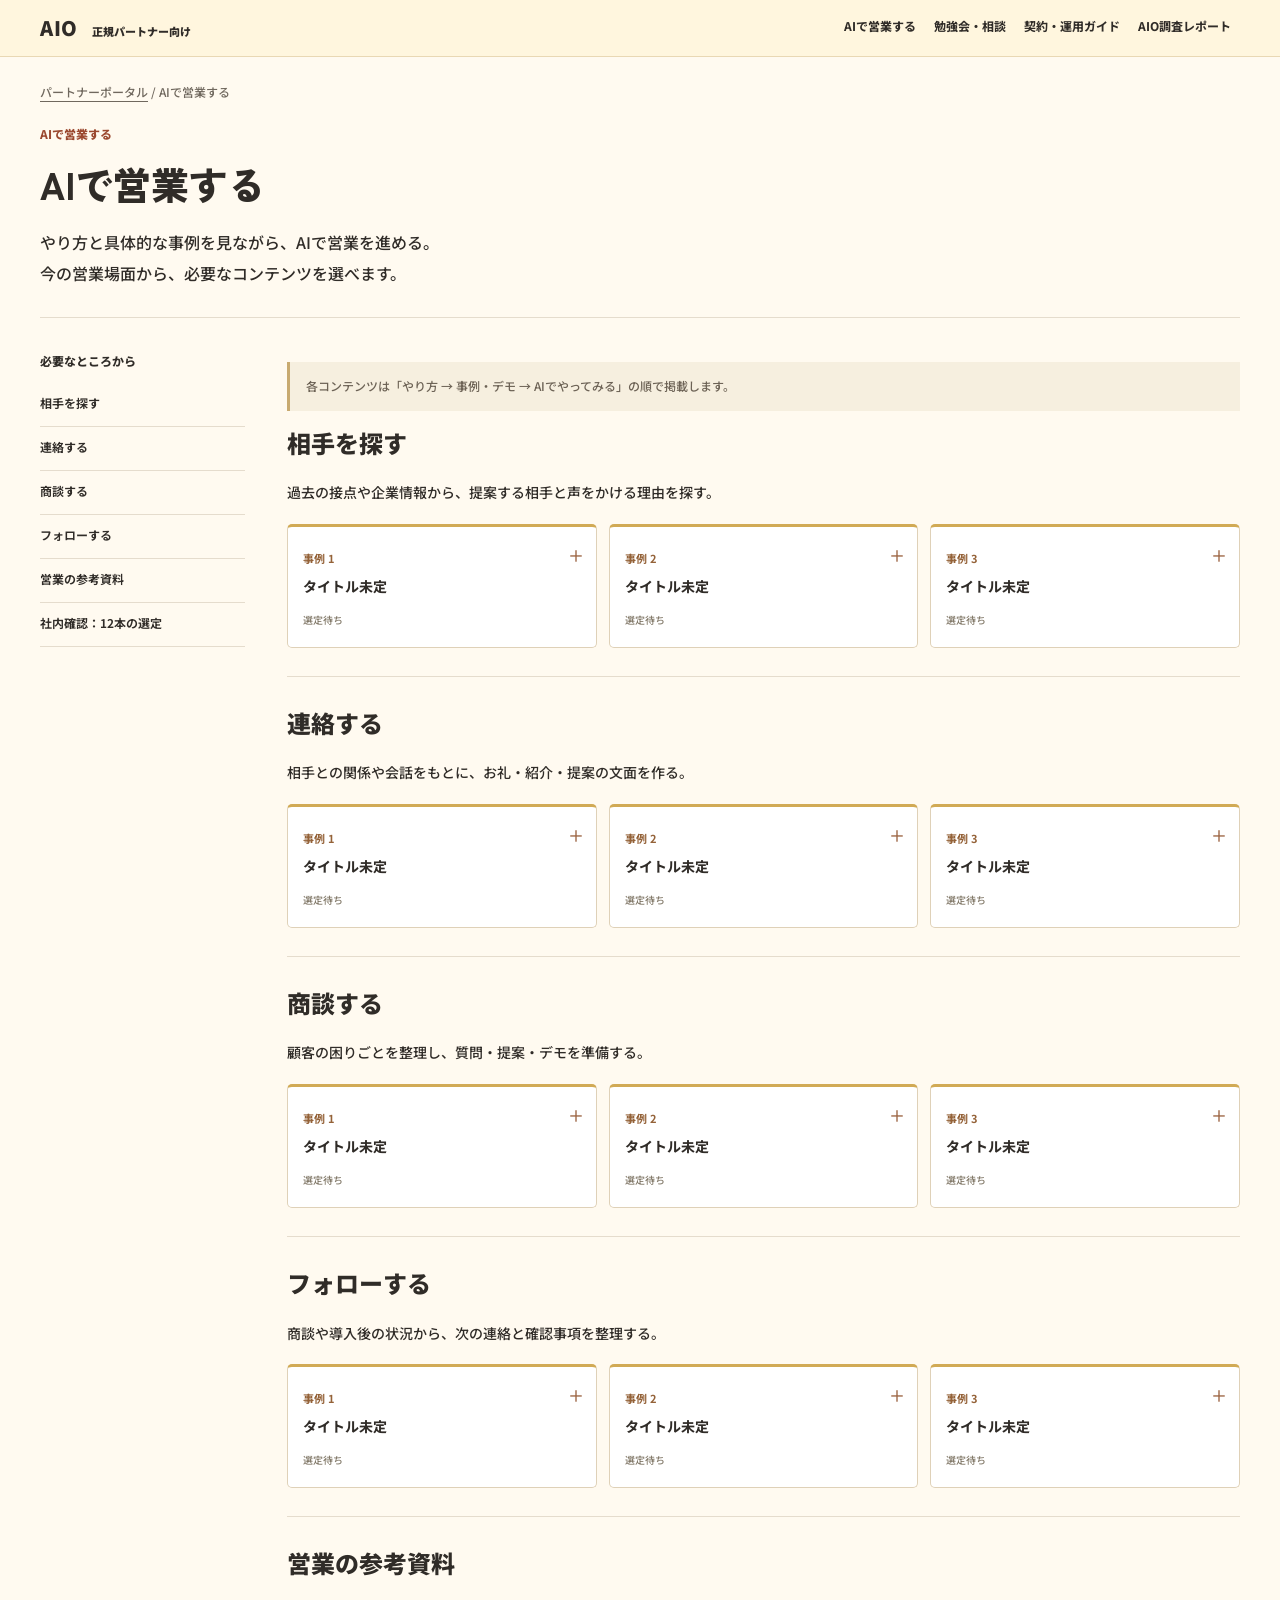
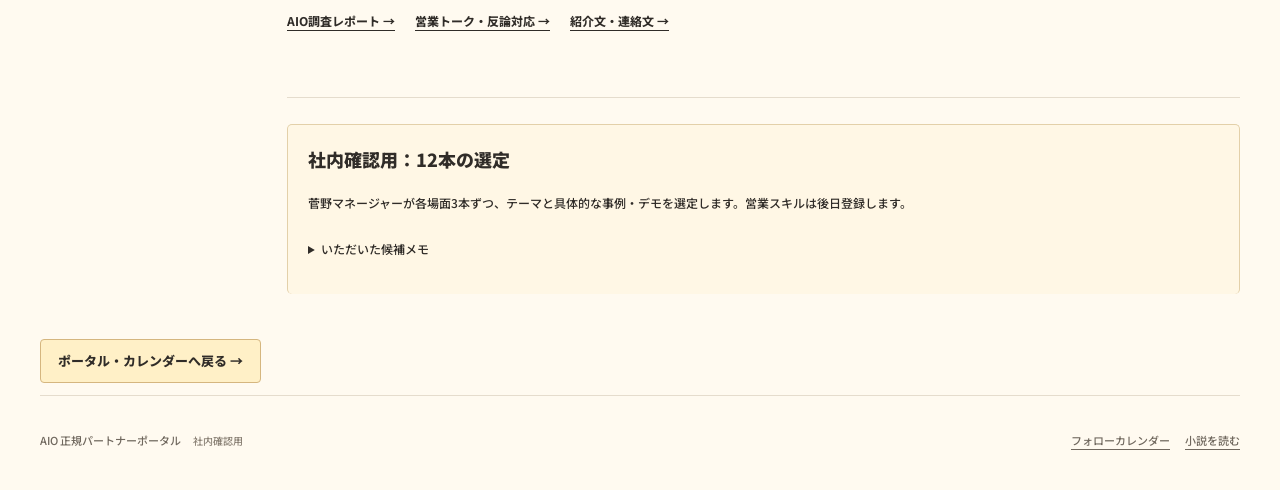
<file: aio/sales/index.html>
<!doctype html><html lang="ja"><head><meta charset="utf-8"><meta name="viewport" content="width=device-width,initial-scale=1"><meta name="robots" content="noindex,nofollow"><title>AIで営業する｜AIO正規パートナーポータル・社内確認用</title><link rel="preload" href="../fonts/noto-sans-jp.woff2" as="font" type="font/woff2" crossorigin><link rel="preload" href="../fonts/zen-kaku-black.woff2" as="font" type="font/woff2" crossorigin><link rel="stylesheet" href="../portal.css"><link rel="stylesheet" href="../menu-update.css"><script src="../portal.js" defer></script><link rel="canonical" href="https://writeup-inc.github.io/partner/aio/sales/"></head><body><a class="skip-link" href="#main">本文へ移動</a><header class="site-header"><div class="site-inner"><a class="site-brand" href="../">AIO <span>正規パートナー向け</span></a><button class="menu-toggle" type="button" aria-expanded="false" aria-controls="portal-menu">メニュー <span aria-hidden="true">＋</span></button><nav class="site-nav" id="portal-menu" aria-label="ポータルメニュー"><a href="../sales/">AIで営業する</a><a href="../events/">勉強会・相談</a><a href="../guide/">契約・運用ガイド</a><a href="../report/">AIO調査レポート</a></nav></div></header><main class="inner content-page" id="main"><p class="breadcrumb"><a href="../">パートナーポータル</a> / AIで営業する</p><section class="content-intro"><p class="kicker">AIで営業する</p><h1>AIで営業する</h1><p class="lead">やり方と具体的な事例を見ながら、AIで営業を進める。<br>今の営業場面から、必要なコンテンツを選べます。</p></section><div class="page-layout"><nav class="page-toc" aria-label="このページの目次"><h2>必要なところから</h2><ol><li><a href="#find">相手を探す</a></li><li><a href="#contact">連絡する</a></li><li><a href="#meeting">商談する</a></li><li><a href="#follow">フォローする</a></li><li><a href="#references">営業の参考資料</a></li><li><a href="#selection">社内確認：12本の選定</a></li></ol></nav><div><p class="article-note">各コンテンツは「やり方 → 事例・デモ → AIでやってみる」の順で掲載します。</p><section class="content-section" id="find"><h2>相手を探す</h2><p>過去の接点や企業情報から、提案する相手と声をかける理由を探す。</p><div class="example-three"><details class="example-placeholder" data-example="find-1"><summary><span>事例 1</span><strong>タイトル未定</strong><small>選定待ち</small></summary><div class="example-body"><p class="example-owner">菅野マネージャーが選定後に追加します。</p><ol><li><strong>やり方</strong><p>用意する情報と、進める手順。</p></li><li><strong>事例・デモ</strong><p>状況、AIに渡した情報、作成したもの、実際の使い方と結果。</p></li><li><strong>AIでやってみる</strong><p>自分の会社・顧客の情報で、同じ作業を行う入口。</p><button type="button" disabled class="pending-skill">スキルは後日登録</button></li></ol></div></details><details class="example-placeholder" data-example="find-2"><summary><span>事例 2</span><strong>タイトル未定</strong><small>選定待ち</small></summary><div class="example-body"><p class="example-owner">菅野マネージャーが選定後に追加します。</p><ol><li><strong>やり方</strong><p>用意する情報と、進める手順。</p></li><li><strong>事例・デモ</strong><p>状況、AIに渡した情報、作成したもの、実際の使い方と結果。</p></li><li><strong>AIでやってみる</strong><p>自分の会社・顧客の情報で、同じ作業を行う入口。</p><button type="button" disabled class="pending-skill">スキルは後日登録</button></li></ol></div></details><details class="example-placeholder" data-example="find-3"><summary><span>事例 3</span><strong>タイトル未定</strong><small>選定待ち</small></summary><div class="example-body"><p class="example-owner">菅野マネージャーが選定後に追加します。</p><ol><li><strong>やり方</strong><p>用意する情報と、進める手順。</p></li><li><strong>事例・デモ</strong><p>状況、AIに渡した情報、作成したもの、実際の使い方と結果。</p></li><li><strong>AIでやってみる</strong><p>自分の会社・顧客の情報で、同じ作業を行う入口。</p><button type="button" disabled class="pending-skill">スキルは後日登録</button></li></ol></div></details></div></section><section class="content-section" id="contact"><h2>連絡する</h2><p>相手との関係や会話をもとに、お礼・紹介・提案の文面を作る。</p><div class="example-three"><details class="example-placeholder" data-example="contact-1"><summary><span>事例 1</span><strong>タイトル未定</strong><small>選定待ち</small></summary><div class="example-body"><p class="example-owner">菅野マネージャーが選定後に追加します。</p><ol><li><strong>やり方</strong><p>用意する情報と、進める手順。</p></li><li><strong>事例・デモ</strong><p>状況、AIに渡した情報、作成したもの、実際の使い方と結果。</p></li><li><strong>AIでやってみる</strong><p>自分の会社・顧客の情報で、同じ作業を行う入口。</p><button type="button" disabled class="pending-skill">スキルは後日登録</button></li></ol></div></details><details class="example-placeholder" data-example="contact-2"><summary><span>事例 2</span><strong>タイトル未定</strong><small>選定待ち</small></summary><div class="example-body"><p class="example-owner">菅野マネージャーが選定後に追加します。</p><ol><li><strong>やり方</strong><p>用意する情報と、進める手順。</p></li><li><strong>事例・デモ</strong><p>状況、AIに渡した情報、作成したもの、実際の使い方と結果。</p></li><li><strong>AIでやってみる</strong><p>自分の会社・顧客の情報で、同じ作業を行う入口。</p><button type="button" disabled class="pending-skill">スキルは後日登録</button></li></ol></div></details><details class="example-placeholder" data-example="contact-3"><summary><span>事例 3</span><strong>タイトル未定</strong><small>選定待ち</small></summary><div class="example-body"><p class="example-owner">菅野マネージャーが選定後に追加します。</p><ol><li><strong>やり方</strong><p>用意する情報と、進める手順。</p></li><li><strong>事例・デモ</strong><p>状況、AIに渡した情報、作成したもの、実際の使い方と結果。</p></li><li><strong>AIでやってみる</strong><p>自分の会社・顧客の情報で、同じ作業を行う入口。</p><button type="button" disabled class="pending-skill">スキルは後日登録</button></li></ol></div></details></div></section><section class="content-section" id="meeting"><h2>商談する</h2><p>顧客の困りごとを整理し、質問・提案・デモを準備する。</p><div class="example-three"><details class="example-placeholder" data-example="meeting-1"><summary><span>事例 1</span><strong>タイトル未定</strong><small>選定待ち</small></summary><div class="example-body"><p class="example-owner">菅野マネージャーが選定後に追加します。</p><ol><li><strong>やり方</strong><p>用意する情報と、進める手順。</p></li><li><strong>事例・デモ</strong><p>状況、AIに渡した情報、作成したもの、実際の使い方と結果。</p></li><li><strong>AIでやってみる</strong><p>自分の会社・顧客の情報で、同じ作業を行う入口。</p><button type="button" disabled class="pending-skill">スキルは後日登録</button></li></ol></div></details><details class="example-placeholder" data-example="meeting-2"><summary><span>事例 2</span><strong>タイトル未定</strong><small>選定待ち</small></summary><div class="example-body"><p class="example-owner">菅野マネージャーが選定後に追加します。</p><ol><li><strong>やり方</strong><p>用意する情報と、進める手順。</p></li><li><strong>事例・デモ</strong><p>状況、AIに渡した情報、作成したもの、実際の使い方と結果。</p></li><li><strong>AIでやってみる</strong><p>自分の会社・顧客の情報で、同じ作業を行う入口。</p><button type="button" disabled class="pending-skill">スキルは後日登録</button></li></ol></div></details><details class="example-placeholder" data-example="meeting-3"><summary><span>事例 3</span><strong>タイトル未定</strong><small>選定待ち</small></summary><div class="example-body"><p class="example-owner">菅野マネージャーが選定後に追加します。</p><ol><li><strong>やり方</strong><p>用意する情報と、進める手順。</p></li><li><strong>事例・デモ</strong><p>状況、AIに渡した情報、作成したもの、実際の使い方と結果。</p></li><li><strong>AIでやってみる</strong><p>自分の会社・顧客の情報で、同じ作業を行う入口。</p><button type="button" disabled class="pending-skill">スキルは後日登録</button></li></ol></div></details></div></section><section class="content-section" id="follow"><h2>フォローする</h2><p>商談や導入後の状況から、次の連絡と確認事項を整理する。</p><div class="example-three"><details class="example-placeholder" data-example="follow-1"><summary><span>事例 1</span><strong>タイトル未定</strong><small>選定待ち</small></summary><div class="example-body"><p class="example-owner">菅野マネージャーが選定後に追加します。</p><ol><li><strong>やり方</strong><p>用意する情報と、進める手順。</p></li><li><strong>事例・デモ</strong><p>状況、AIに渡した情報、作成したもの、実際の使い方と結果。</p></li><li><strong>AIでやってみる</strong><p>自分の会社・顧客の情報で、同じ作業を行う入口。</p><button type="button" disabled class="pending-skill">スキルは後日登録</button></li></ol></div></details><details class="example-placeholder" data-example="follow-2"><summary><span>事例 2</span><strong>タイトル未定</strong><small>選定待ち</small></summary><div class="example-body"><p class="example-owner">菅野マネージャーが選定後に追加します。</p><ol><li><strong>やり方</strong><p>用意する情報と、進める手順。</p></li><li><strong>事例・デモ</strong><p>状況、AIに渡した情報、作成したもの、実際の使い方と結果。</p></li><li><strong>AIでやってみる</strong><p>自分の会社・顧客の情報で、同じ作業を行う入口。</p><button type="button" disabled class="pending-skill">スキルは後日登録</button></li></ol></div></details><details class="example-placeholder" data-example="follow-3"><summary><span>事例 3</span><strong>タイトル未定</strong><small>選定待ち</small></summary><div class="example-body"><p class="example-owner">菅野マネージャーが選定後に追加します。</p><ol><li><strong>やり方</strong><p>用意する情報と、進める手順。</p></li><li><strong>事例・デモ</strong><p>状況、AIに渡した情報、作成したもの、実際の使い方と結果。</p></li><li><strong>AIでやってみる</strong><p>自分の会社・顧客の情報で、同じ作業を行う入口。</p><button type="button" disabled class="pending-skill">スキルは後日登録</button></li></ol></div></details></div></section><section class="content-section" id="references"><h2>営業の参考資料</h2><div class="quick-links"><a href="../report/">AIO調査レポート →</a><a href="../talk/">営業トーク・反論対応 →</a><a href="../materials/">紹介文・連絡文 →</a></div></section><section class="content-section internal-editor-note" id="selection"><h2>社内確認用：12本の選定</h2><p>菅野マネージャーが各場面3本ずつ、テーマと具体的な事例・デモを選定します。営業スキルは後日登録します。</p><details class="candidate-note"><summary>いただいた候補メモ</summary><ul><li>過去のGmailのやり取りから、提案先や提案のきっかけを探す。</li><li>出会った相手へのお礼と提案を、ChatGPTで一通のメールにまとめる。</li><li>交流会の場で、AIを使ったデモンストレーションを見せる。</li></ul></details></section></div></div><a class="action-link" href="../">ポータル・カレンダーへ戻る →</a></main><footer class="site-footer inner"><span>AIO 正規パートナーポータル <small>社内確認用</small></span><div><a href="../#calendar">フォローカレンダー</a><a href="../story/">小説を読む</a></div></footer></body></html>
</file>
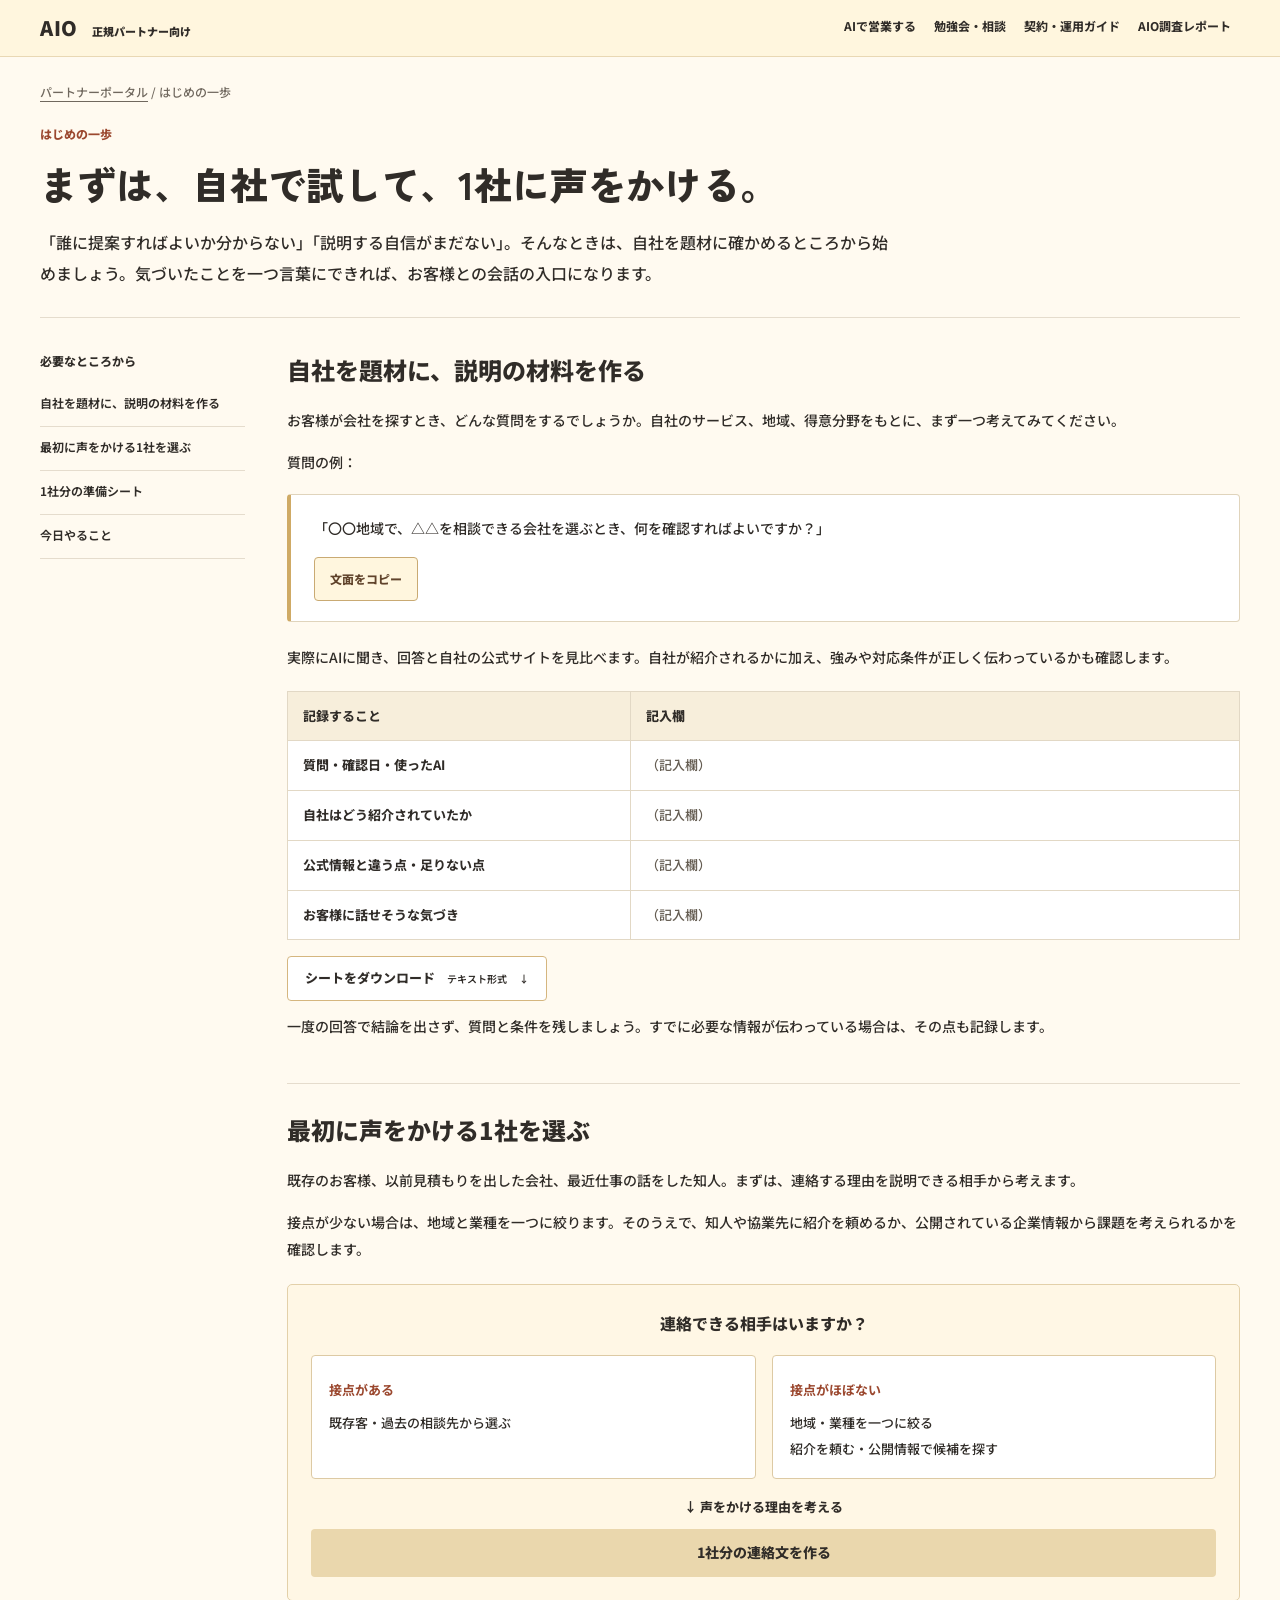
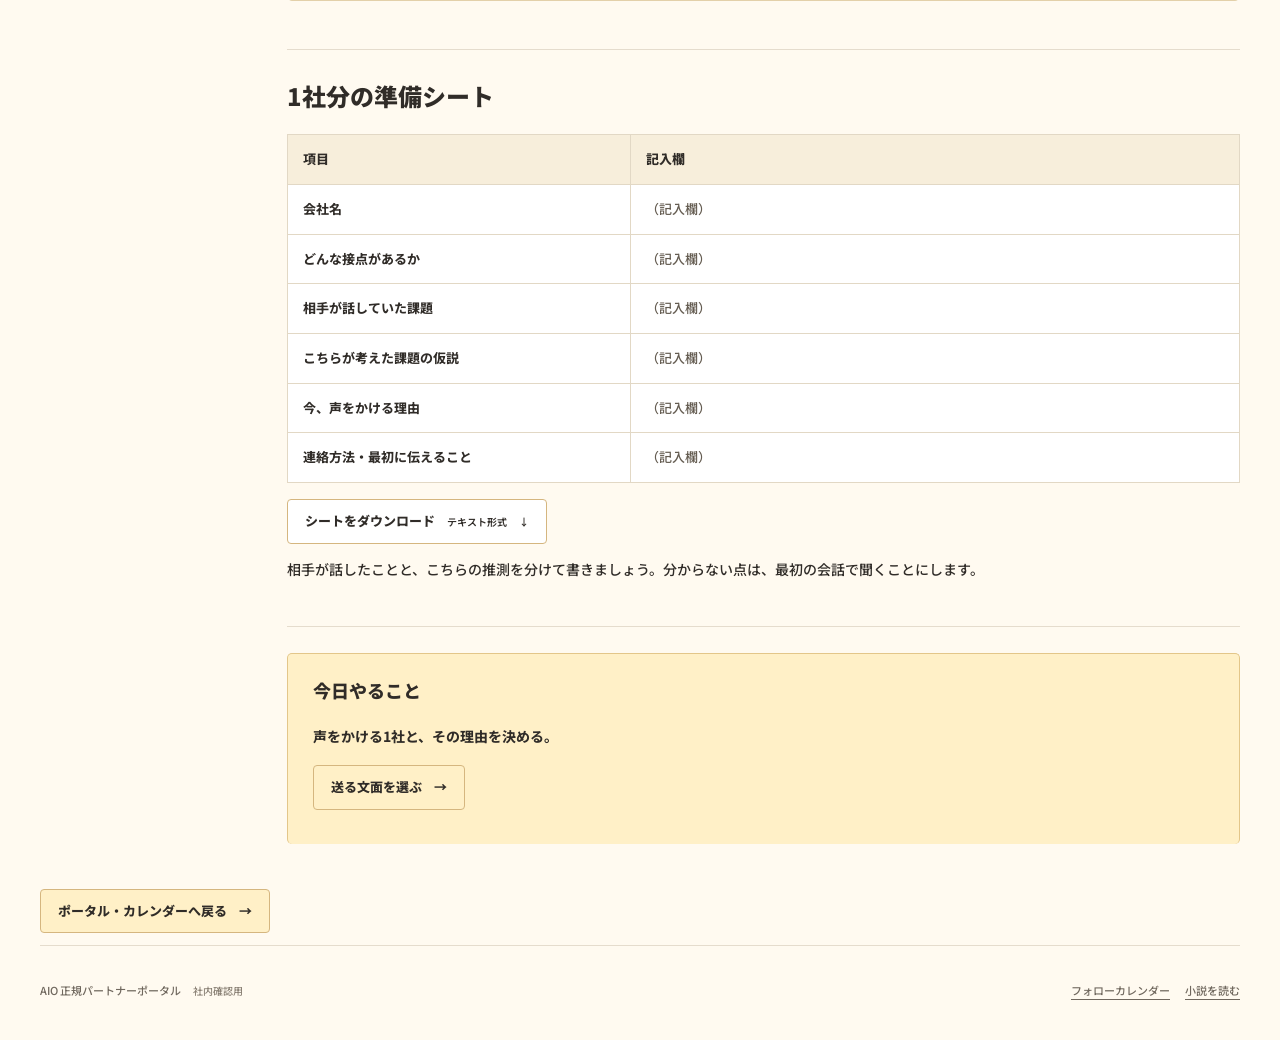
<file: aio/start/index.html>
<!doctype html><html lang="ja"><head><meta charset="utf-8"><meta name="viewport" content="width=device-width,initial-scale=1"><meta name="robots" content="noindex,nofollow"><meta name="color-scheme" content="light"><title>はじめの一歩｜AIO正規パートナーポータル</title><meta name="description" content="「誰に提案すればよいか分からない」「説明する自信がまだない」。そんなときは、自社を題材に確かめるところから始めましょう。気づいたことを一つ言葉にできれば、お客様との会話の入口になります。"><link rel="preload" href="../fonts/noto-sans-jp.woff2" as="font" type="font/woff2" crossorigin><link rel="preload" href="../fonts/zen-kaku-black.woff2" as="font" type="font/woff2" crossorigin><link rel="stylesheet" href="../portal.css"><script src="../portal.js" defer></script><link rel="stylesheet" href="../menu-update.css"><link rel="canonical" href="https://writeup-inc.github.io/partner/aio/start/"></head><body><a class="skip-link" href="#main">本文へ移動</a><header class="site-header"><div class="site-inner"><a class="site-brand" href="../">AIO <span>正規パートナー向け</span></a><button class="menu-toggle" type="button" aria-expanded="false" aria-controls="portal-menu">メニュー <span aria-hidden="true">＋</span></button><nav class="site-nav" id="portal-menu" aria-label="ポータルメニュー"><a href="../sales/">AIで営業する</a><a href="../events/">勉強会・相談</a><a href="../guide/">契約・運用ガイド</a><a href="../report/">AIO調査レポート</a></nav></div></header><main class="inner content-page" id="main"><p class="breadcrumb"><a href="../">パートナーポータル</a> / はじめの一歩</p><section class="content-intro"><p class="kicker">はじめの一歩</p><h1>まずは、自社で試して、1社に声をかける。</h1><p class="lead">「誰に提案すればよいか分からない」「説明する自信がまだない」。そんなときは、自社を題材に確かめるところから始めましょう。気づいたことを一つ言葉にできれば、お客様との会話の入口になります。</p></section><div class="page-layout"><nav class="page-toc" aria-label="このページの目次"><h2>必要なところから</h2><ol><li><a href="#s1">自社を題材に、説明の材料を作る</a></li><li><a href="#s2">最初に声をかける1社を選ぶ</a></li><li><a href="#s3">1社分の準備シート</a></li><li><a href="#s4">今日やること</a></li></ol></nav><div><section class="content-section" id="s1" aria-labelledby="title-s1"><h2 id="title-s1">自社を題材に、説明の材料を作る</h2><p>お客様が会社を探すとき、どんな質問をするでしょうか。自社のサービス、地域、得意分野をもとに、まず一つ考えてみてください。</p>
<p>質問の例：</p>
<div class="copy-card"><blockquote id="copy-1-1"><p>「〇〇地域で、△△を相談できる会社を選ぶとき、何を確認すればよいですか？」</p></blockquote><button type="button" class="copy-button" data-copy="copy-1-1">文面をコピー</button><span class="copy-status" role="status" aria-live="polite"></span></div>
<p>実際にAIに聞き、回答と自社の公式サイトを見比べます。自社が紹介されるかに加え、強みや対応条件が正しく伝わっているかも確認します。</p>
<div class="table-wrap"><table><thead><tr><th scope="col">記録すること</th><th scope="col">記入欄</th></tr></thead><tbody><tr><th scope="row">質問・確認日・使ったAI</th><td>（記入欄）</td></tr><tr><th scope="row">自社はどう紹介されていたか</th><td>（記入欄）</td></tr><tr><th scope="row">公式情報と違う点・足りない点</th><td>（記入欄）</td></tr><tr><th scope="row">お客様に話せそうな気づき</th><td>（記入欄）</td></tr></tbody></table></div>
<a class="action-link sheet-link" href="../sheets/start-1.txt" download="aio-start-1.txt">シートをダウンロード <span>テキスト形式</span><span aria-hidden="true">↓</span></a>
<p>一度の回答で結論を出さず、質問と条件を残しましょう。すでに必要な情報が伝わっている場合は、その点も記録します。</p></section><section class="content-section" id="s2" aria-labelledby="title-s2"><h2 id="title-s2">最初に声をかける1社を選ぶ</h2><p>既存のお客様、以前見積もりを出した会社、最近仕事の話をした知人。まずは、連絡する理由を説明できる相手から考えます。</p>
<p>接点が少ない場合は、地域と業種を一つに絞ります。そのうえで、知人や協業先に紹介を頼めるか、公開されている企業情報から課題を考えられるかを確認します。</p>
<div class="branch-flow" role="group" aria-label="連絡できる相手がいるかで、候補探しの方法を選ぶ"><p class="branch-question">連絡できる相手はいますか？</p><div class="branch-options"><div><strong>接点がある</strong><p>既存客・過去の相談先から選ぶ</p></div><div><strong>接点がほぼない</strong><p>地域・業種を一つに絞る<br>紹介を頼む・公開情報で候補を探す</p></div></div><p class="branch-join"><span aria-hidden="true">↓</span> 声をかける理由を考える</p><p class="branch-end">1社分の連絡文を作る</p></div></section><section class="content-section" id="s3" aria-labelledby="title-s3"><h2 id="title-s3">1社分の準備シート</h2><div class="table-wrap"><table><thead><tr><th scope="col">項目</th><th scope="col">記入欄</th></tr></thead><tbody><tr><th scope="row">会社名</th><td>（記入欄）</td></tr><tr><th scope="row">どんな接点があるか</th><td>（記入欄）</td></tr><tr><th scope="row">相手が話していた課題</th><td>（記入欄）</td></tr><tr><th scope="row">こちらが考えた課題の仮説</th><td>（記入欄）</td></tr><tr><th scope="row">今、声をかける理由</th><td>（記入欄）</td></tr><tr><th scope="row">連絡方法・最初に伝えること</th><td>（記入欄）</td></tr></tbody></table></div>
<a class="action-link sheet-link" href="../sheets/start-3.txt" download="aio-start-3.txt">シートをダウンロード <span>テキスト形式</span><span aria-hidden="true">↓</span></a>
<p>相手が話したことと、こちらの推測を分けて書きましょう。分からない点は、最初の会話で聞くことにします。</p></section><section class="content-section today" id="s4" aria-labelledby="title-s4"><h2 id="title-s4">今日やること</h2><p>声をかける1社と、その理由を決める。</p>
<a class="action-link" href="../materials/">送る文面を選ぶ <span aria-hidden="true">→</span></a></section></div></div><a class="action-link" href="../">ポータル・カレンダーへ戻る <span aria-hidden="true">→</span></a></main><footer class="site-footer inner"><span>AIO 正規パートナーポータル <small>社内確認用</small></span><div><a href="../#calendar">フォローカレンダー</a><a href="../story/">小説を読む</a></div></footer></body></html>
</file>
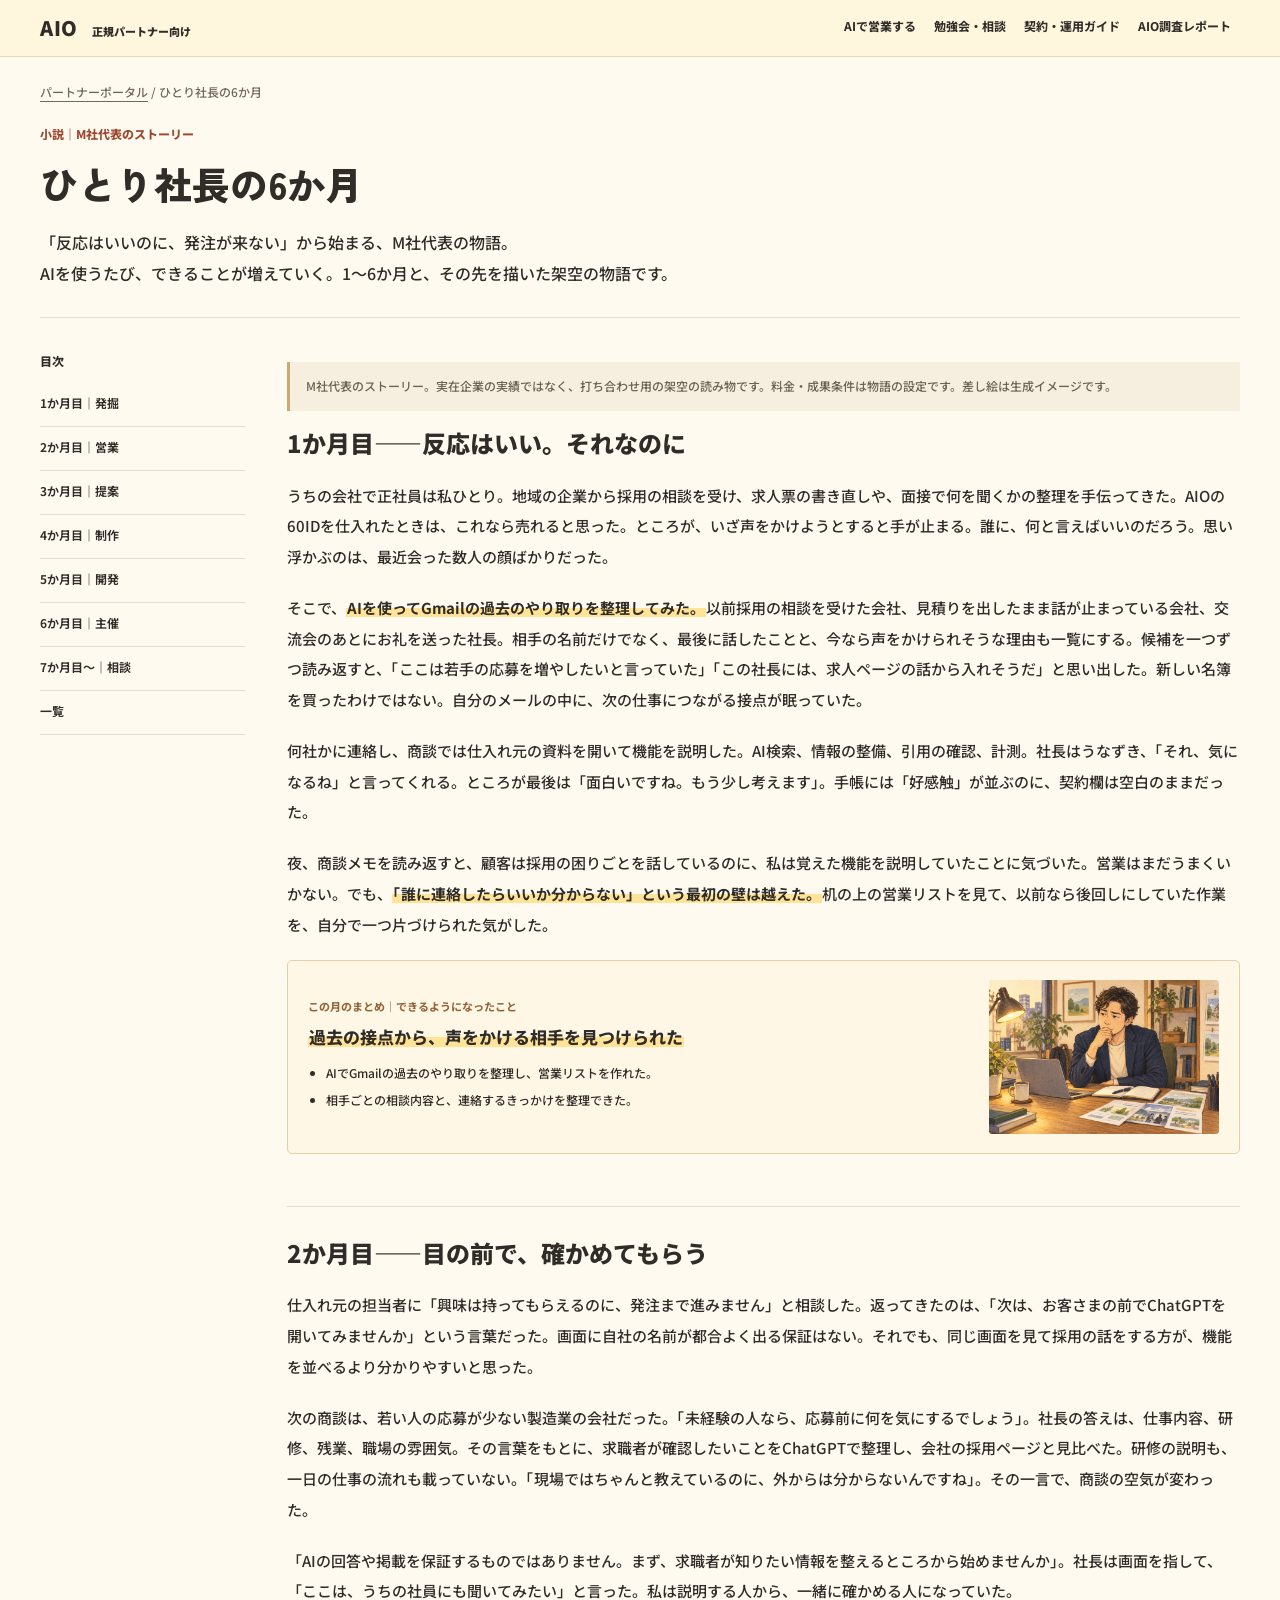
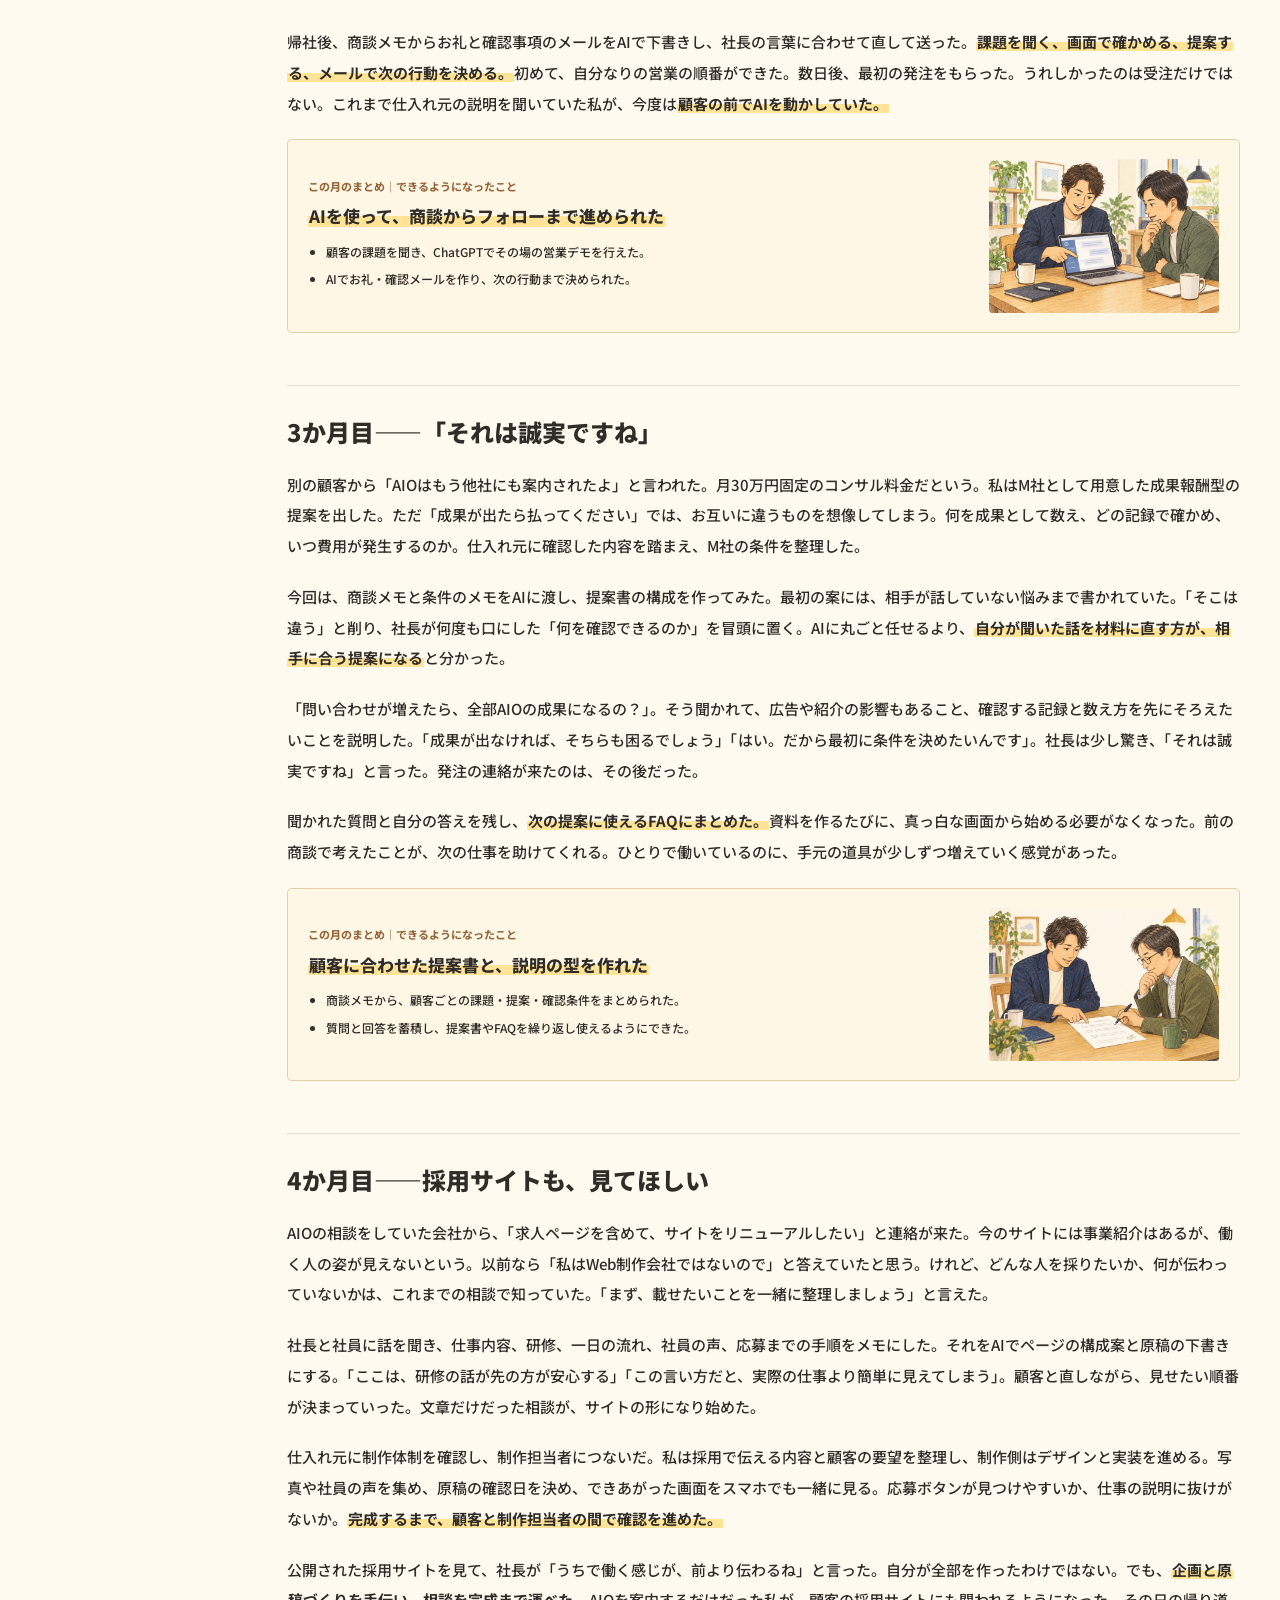
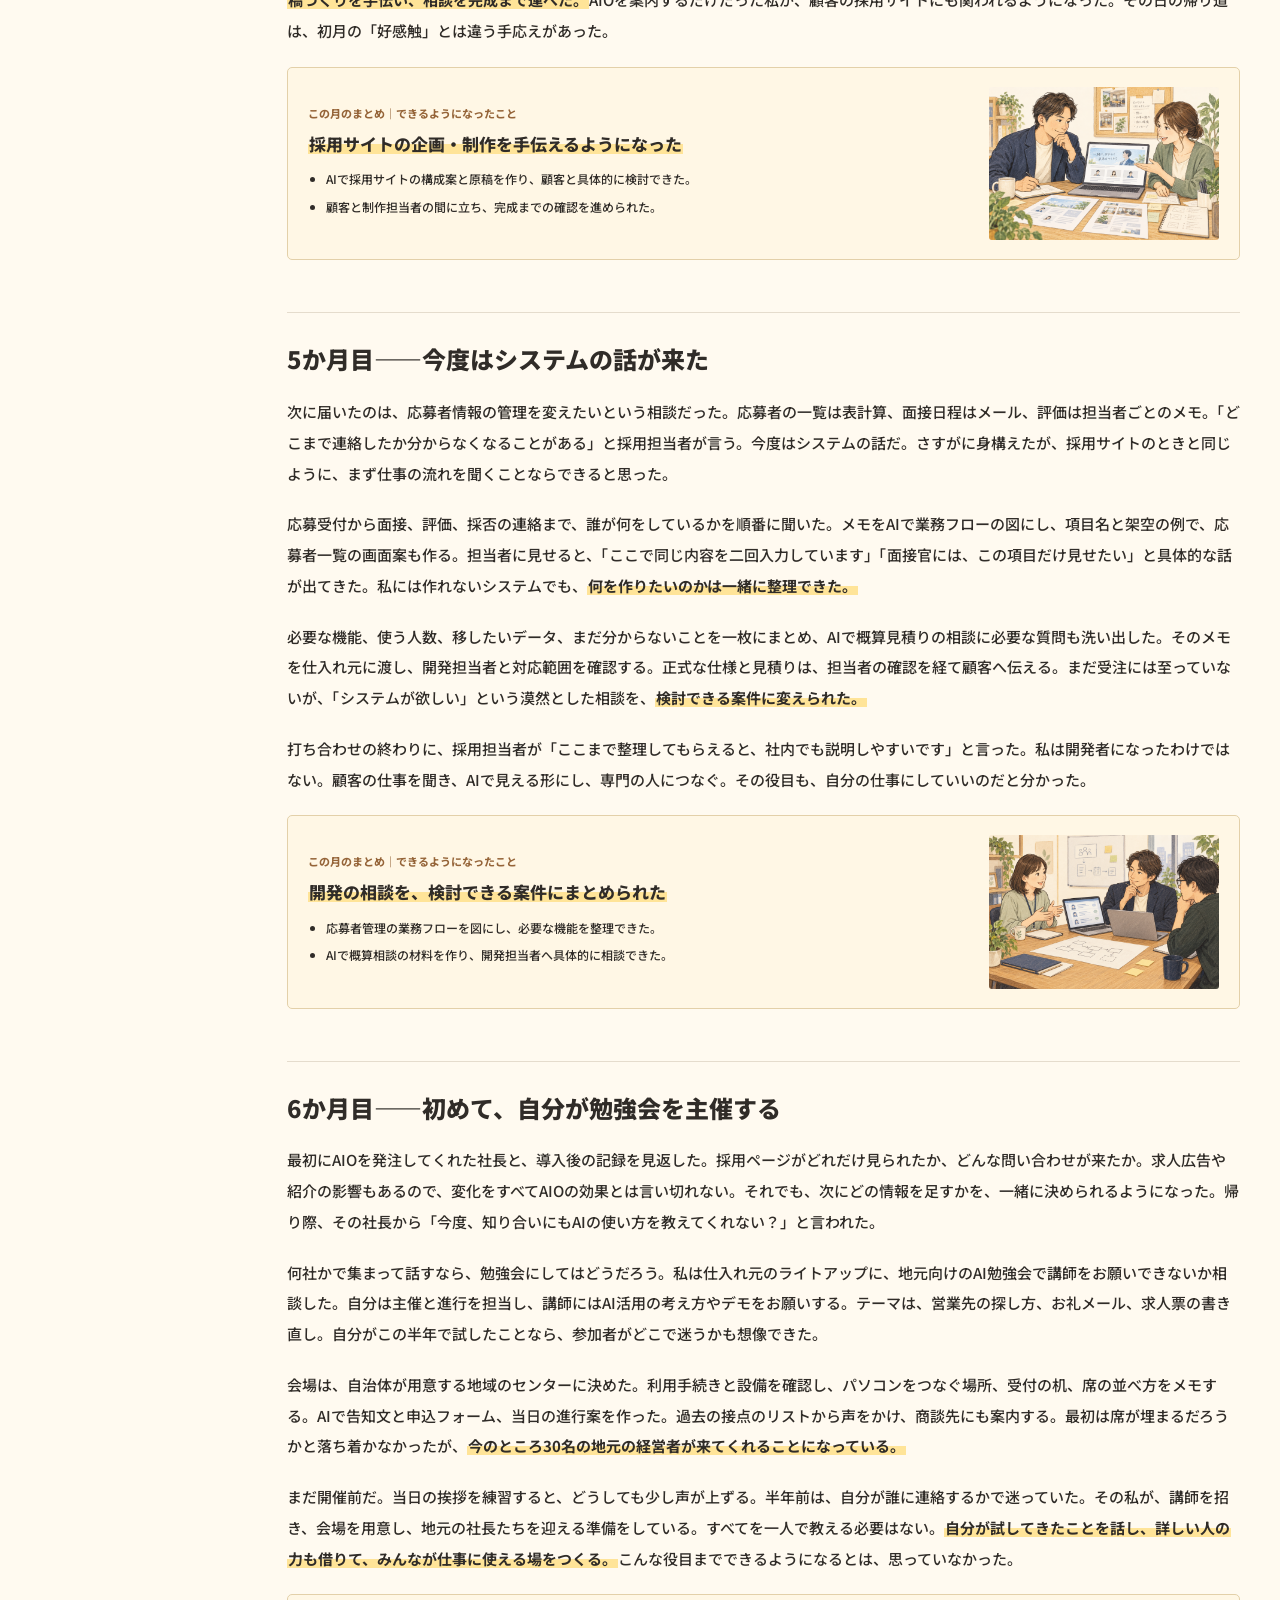
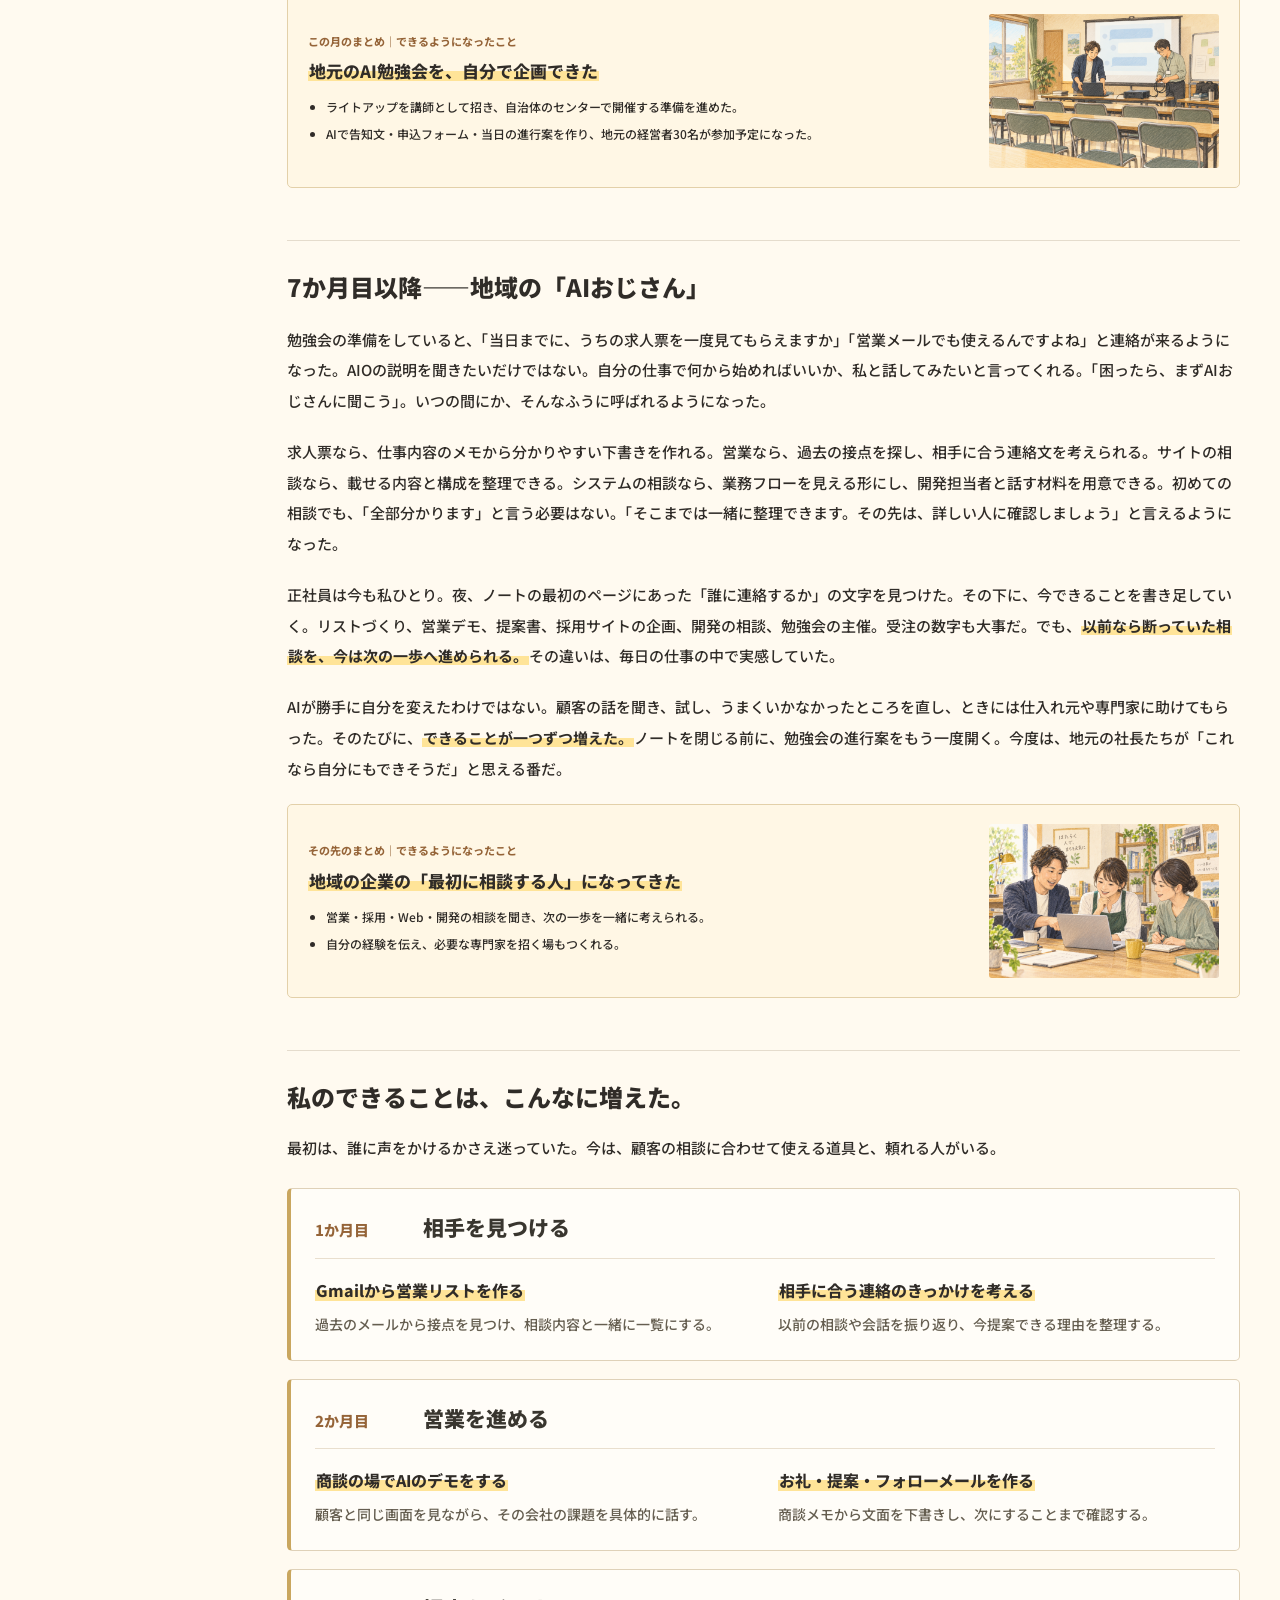
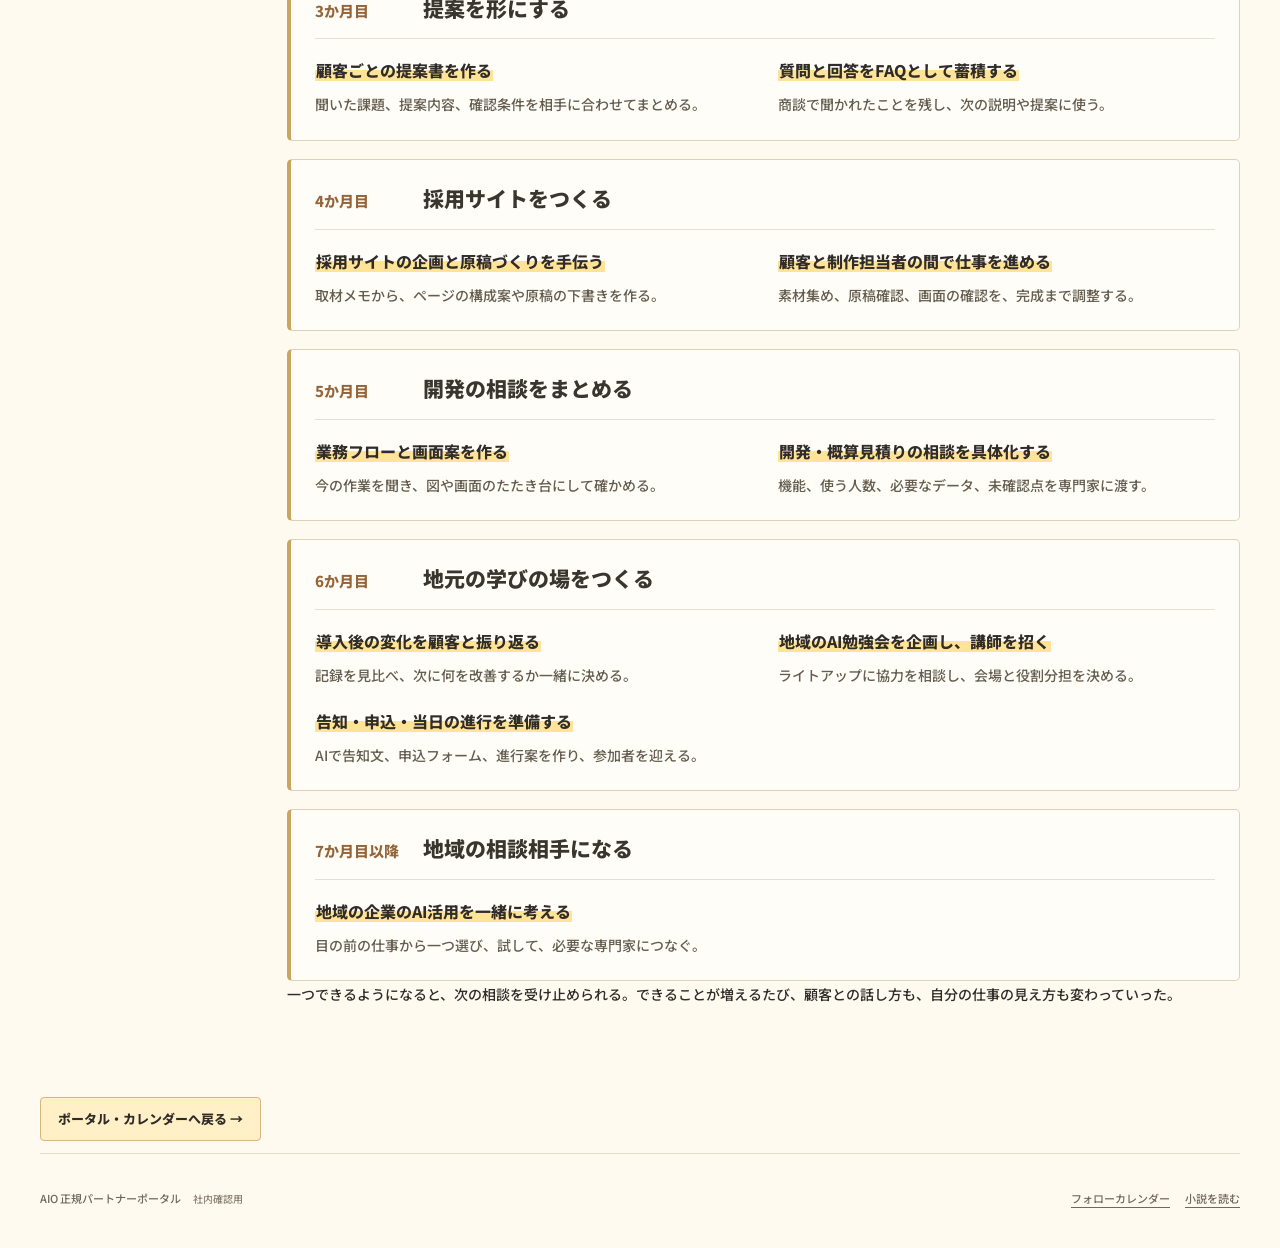
<file: aio/story/index.html>
<!doctype html><html lang="ja"><head><meta charset="utf-8"><meta name="viewport" content="width=device-width,initial-scale=1"><meta name="robots" content="noindex,nofollow"><title>ひとり社長の6か月｜AIO正規パートナーポータル・社内確認用</title><link rel="preload" href="../fonts/noto-sans-jp.woff2" as="font" type="font/woff2" crossorigin><link rel="preload" href="../fonts/zen-kaku-black.woff2" as="font" type="font/woff2" crossorigin><link rel="stylesheet" href="../portal.css"><link rel="stylesheet" href="../menu-update.css"><link rel="stylesheet" href="story.css"><script src="../portal.js" defer></script><link rel="canonical" href="https://writeup-inc.github.io/partner/aio/story/"></head><body><a class="skip-link" href="#main">本文へ移動</a><header class="site-header"><div class="site-inner"><a class="site-brand" href="../">AIO <span>正規パートナー向け</span></a><button class="menu-toggle" type="button" aria-expanded="false" aria-controls="portal-menu">メニュー <span aria-hidden="true">＋</span></button><nav class="site-nav" id="portal-menu" aria-label="ポータルメニュー"><a href="../sales/">AIで営業する</a><a href="../events/">勉強会・相談</a><a href="../guide/">契約・運用ガイド</a><a href="../report/">AIO調査レポート</a></nav></div></header><main class="inner content-page" id="main"><p class="breadcrumb"><a href="../">パートナーポータル</a> / ひとり社長の6か月</p><section class="content-intro"><p class="kicker">小説｜M社代表のストーリー</p><h1>ひとり社長の6か月</h1><p class="lead">「反応はいいのに、発注が来ない」から始まる、M社代表の物語。<br>AIを使うたび、できることが増えていく。1〜6か月と、その先を描いた架空の物語です。</p></section><div class="page-layout"><nav class="page-toc" aria-label="このページの目次"><h2>目次</h2><ol><li><a href="#month-1">1か月目｜発掘</a></li><li><a href="#month-2">2か月目｜営業</a></li><li><a href="#month-3">3か月目｜提案</a></li><li><a href="#month-4">4か月目｜制作</a></li><li><a href="#month-5">5か月目｜開発</a></li><li><a href="#month-6">6か月目｜主催</a></li><li><a href="#month-7">7か月目〜｜相談</a></li><li><a href="#capabilities">一覧</a></li></ol></nav><div><p class="article-note">M社代表のストーリー。実在企業の実績ではなく、打ち合わせ用の架空の読み物です。料金・成果条件は物語の設定です。差し絵は生成イメージです。</p><section class="content-section novel-chapter" id="month-1"><h2>1か月目――反応はいい。それなのに</h2><p>うちの会社で正社員は私ひとり。地域の企業から採用の相談を受け、求人票の書き直しや、面接で何を聞くかの整理を手伝ってきた。AIOの60IDを仕入れたときは、これなら売れると思った。ところが、いざ声をかけようとすると手が止まる。誰に、何と言えばいいのだろう。思い浮かぶのは、最近会った数人の顔ばかりだった。</p><p>そこで、<mark class="point-marker">AIを使ってGmailの過去のやり取りを整理してみた。</mark>以前採用の相談を受けた会社、見積りを出したまま話が止まっている会社、交流会のあとにお礼を送った社長。相手の名前だけでなく、最後に話したことと、今なら声をかけられそうな理由も一覧にする。候補を一つずつ読み返すと、「ここは若手の応募を増やしたいと言っていた」「この社長には、求人ページの話から入れそうだ」と思い出した。新しい名簿を買ったわけではない。自分のメールの中に、次の仕事につながる接点が眠っていた。</p><p>何社かに連絡し、商談では仕入れ元の資料を開いて機能を説明した。AI検索、情報の整備、引用の確認、計測。社長はうなずき、「それ、気になるね」と言ってくれる。ところが最後は「面白いですね。もう少し考えます」。手帳には「好感触」が並ぶのに、契約欄は空白のままだった。</p><p>夜、商談メモを読み返すと、顧客は採用の困りごとを話しているのに、私は覚えた機能を説明していたことに気づいた。営業はまだうまくいかない。でも、<mark class="point-marker">「誰に連絡したらいいか分からない」という最初の壁は越えた。</mark>机の上の営業リストを見て、以前なら後回しにしていた作業を、自分で一つ片づけられた気がした。</p><div class="chapter-at-a-glance"><div class="chapter-actions"><p class="chapter-label">この月のまとめ｜できるようになったこと</p><h3><mark class="point-marker">過去の接点から、声をかける相手を見つけられた</mark></h3><ul><li>AIでGmailの過去のやり取りを整理し、営業リストを作れた。</li><li>相手ごとの相談内容と、連絡するきっかけを整理できた。</li></ul></div><figure class="chapter-illustration"><img src="../images/story-month-1.png" alt="資料と商談メモを前に、提案の仕方を振り返るM社代表の差し絵" width="960" height="640" loading="eager" decoding="async"></figure></div></section><section class="content-section novel-chapter" id="month-2"><h2>2か月目――目の前で、確かめてもらう</h2><p>仕入れ元の担当者に「興味は持ってもらえるのに、発注まで進みません」と相談した。返ってきたのは、「次は、お客さまの前でChatGPTを開いてみませんか」という言葉だった。画面に自社の名前が都合よく出る保証はない。それでも、同じ画面を見て採用の話をする方が、機能を並べるより分かりやすいと思った。</p><p>次の商談は、若い人の応募が少ない製造業の会社だった。「未経験の人なら、応募前に何を気にするでしょう」。社長の答えは、仕事内容、研修、残業、職場の雰囲気。その言葉をもとに、求職者が確認したいことをChatGPTで整理し、会社の採用ページと見比べた。研修の説明も、一日の仕事の流れも載っていない。「現場ではちゃんと教えているのに、外からは分からないんですね」。その一言で、商談の空気が変わった。</p><p>「AIの回答や掲載を保証するものではありません。まず、求職者が知りたい情報を整えるところから始めませんか」。社長は画面を指して、「ここは、うちの社員にも聞いてみたい」と言った。私は説明する人から、一緒に確かめる人になっていた。</p><p>帰社後、商談メモからお礼と確認事項のメールをAIで下書きし、社長の言葉に合わせて直して送った。<mark class="point-marker">課題を聞く、画面で確かめる、提案する、メールで次の行動を決める。</mark>初めて、自分なりの営業の順番ができた。数日後、最初の発注をもらった。うれしかったのは受注だけではない。これまで仕入れ元の説明を聞いていた私が、今度は<mark class="point-marker">顧客の前でAIを動かしていた。</mark></p><div class="chapter-at-a-glance"><div class="chapter-actions"><p class="chapter-label">この月のまとめ｜できるようになったこと</p><h3><mark class="point-marker">AIを使って、商談からフォローまで進められた</mark></h3><ul><li>顧客の課題を聞き、ChatGPTでその場の営業デモを行えた。</li><li>AIでお礼・確認メールを作り、次の行動まで決められた。</li></ul></div><figure class="chapter-illustration"><img src="../images/story-month-2.png" alt="顧客と同じパソコン画面を見ながらAIの回答を確かめる商談の差し絵" width="960" height="640" loading="lazy" decoding="async"></figure></div></section><section class="content-section novel-chapter" id="month-3"><h2>3か月目――「それは誠実ですね」</h2><p>別の顧客から「AIOはもう他社にも案内されたよ」と言われた。月30万円固定のコンサル料金だという。私はM社として用意した成果報酬型の提案を出した。ただ「成果が出たら払ってください」では、お互いに違うものを想像してしまう。何を成果として数え、どの記録で確かめ、いつ費用が発生するのか。仕入れ元に確認した内容を踏まえ、M社の条件を整理した。</p><p>今回は、商談メモと条件のメモをAIに渡し、提案書の構成を作ってみた。最初の案には、相手が話していない悩みまで書かれていた。「そこは違う」と削り、社長が何度も口にした「何を確認できるのか」を冒頭に置く。AIに丸ごと任せるより、<mark class="point-marker">自分が聞いた話を材料に直す方が、相手に合う提案になる</mark>と分かった。</p><p>「問い合わせが増えたら、全部AIOの成果になるの？」。そう聞かれて、広告や紹介の影響もあること、確認する記録と数え方を先にそろえたいことを説明した。「成果が出なければ、そちらも困るでしょう」「はい。だから最初に条件を決めたいんです」。社長は少し驚き、「それは誠実ですね」と言った。発注の連絡が来たのは、その後だった。</p><p>聞かれた質問と自分の答えを残し、<mark class="point-marker">次の提案に使えるFAQにまとめた。</mark>資料を作るたびに、真っ白な画面から始める必要がなくなった。前の商談で考えたことが、次の仕事を助けてくれる。ひとりで働いているのに、手元の道具が少しずつ増えていく感覚があった。</p><div class="chapter-at-a-glance"><div class="chapter-actions"><p class="chapter-label">この月のまとめ｜できるようになったこと</p><h3><mark class="point-marker">顧客に合わせた提案書と、説明の型を作れた</mark></h3><ul><li>商談メモから、顧客ごとの課題・提案・確認条件をまとめられた。</li><li>質問と回答を蓄積し、提案書やFAQを繰り返し使えるようにできた。</li></ul></div><figure class="chapter-illustration"><img src="../images/story-month-3.png" alt="顧客と提案書を見ながら成果の確認条件をすり合わせる差し絵" width="960" height="640" loading="lazy" decoding="async"></figure></div></section><section class="content-section novel-chapter" id="month-4"><h2>4か月目――採用サイトも、見てほしい</h2><p>AIOの相談をしていた会社から、「求人ページを含めて、サイトをリニューアルしたい」と連絡が来た。今のサイトには事業紹介はあるが、働く人の姿が見えないという。以前なら「私はWeb制作会社ではないので」と答えていたと思う。けれど、どんな人を採りたいか、何が伝わっていないかは、これまでの相談で知っていた。「まず、載せたいことを一緒に整理しましょう」と言えた。</p><p>社長と社員に話を聞き、仕事内容、研修、一日の流れ、社員の声、応募までの手順をメモにした。それをAIでページの構成案と原稿の下書きにする。「ここは、研修の話が先の方が安心する」「この言い方だと、実際の仕事より簡単に見えてしまう」。顧客と直しながら、見せたい順番が決まっていった。文章だけだった相談が、サイトの形になり始めた。</p><p>仕入れ元に制作体制を確認し、制作担当者につないだ。私は採用で伝える内容と顧客の要望を整理し、制作側はデザインと実装を進める。写真や社員の声を集め、原稿の確認日を決め、できあがった画面をスマホでも一緒に見る。応募ボタンが見つけやすいか、仕事の説明に抜けがないか。<mark class="point-marker">完成するまで、顧客と制作担当者の間で確認を進めた。</mark></p><p>公開された採用サイトを見て、社長が「うちで働く感じが、前より伝わるね」と言った。自分が全部を作ったわけではない。でも、<mark class="point-marker">企画と原稿づくりを手伝い、相談を完成まで運べた。</mark>AIOを案内するだけだった私が、顧客の採用サイトにも関われるようになった。その日の帰り道は、初月の「好感触」とは違う手応えがあった。</p><div class="chapter-at-a-glance"><div class="chapter-actions"><p class="chapter-label">この月のまとめ｜できるようになったこと</p><h3><mark class="point-marker">採用サイトの企画・制作を手伝えるようになった</mark></h3><ul><li>AIで採用サイトの構成案と原稿を作り、顧客と具体的に検討できた。</li><li>顧客と制作担当者の間に立ち、完成までの確認を進められた。</li></ul></div><figure class="chapter-illustration"><img src="../images/story-month-4.png" alt="M社代表と制作担当者が採用サイトの構成を相談する差し絵" width="960" height="640" loading="lazy" decoding="async"></figure></div></section><section class="content-section novel-chapter" id="month-5"><h2>5か月目――今度はシステムの話が来た</h2><p>次に届いたのは、応募者情報の管理を変えたいという相談だった。応募者の一覧は表計算、面接日程はメール、評価は担当者ごとのメモ。「どこまで連絡したか分からなくなることがある」と採用担当者が言う。今度はシステムの話だ。さすがに身構えたが、採用サイトのときと同じように、まず仕事の流れを聞くことならできると思った。</p><p>応募受付から面接、評価、採否の連絡まで、誰が何をしているかを順番に聞いた。メモをAIで業務フローの図にし、項目名と架空の例で、応募者一覧の画面案も作る。担当者に見せると、「ここで同じ内容を二回入力しています」「面接官には、この項目だけ見せたい」と具体的な話が出てきた。私には作れないシステムでも、<mark class="point-marker">何を作りたいのかは一緒に整理できた。</mark></p><p>必要な機能、使う人数、移したいデータ、まだ分からないことを一枚にまとめ、AIで概算見積りの相談に必要な質問も洗い出した。そのメモを仕入れ元に渡し、開発担当者と対応範囲を確認する。正式な仕様と見積りは、担当者の確認を経て顧客へ伝える。まだ受注には至っていないが、「システムが欲しい」という漠然とした相談を、<mark class="point-marker">検討できる案件に変えられた。</mark></p><p>打ち合わせの終わりに、採用担当者が「ここまで整理してもらえると、社内でも説明しやすいです」と言った。私は開発者になったわけではない。顧客の仕事を聞き、AIで見える形にし、専門の人につなぐ。その役目も、自分の仕事にしていいのだと分かった。</p><div class="chapter-at-a-glance"><div class="chapter-actions"><p class="chapter-label">この月のまとめ｜できるようになったこと</p><h3><mark class="point-marker">開発の相談を、検討できる案件にまとめられた</mark></h3><ul><li>応募者管理の業務フローを図にし、必要な機能を整理できた。</li><li>AIで概算相談の材料を作り、開発担当者へ具体的に相談できた。</li></ul></div><figure class="chapter-illustration"><img src="../images/story-month-5.png" alt="応募者管理の業務フローを顧客と開発担当者に確認する差し絵" width="960" height="640" loading="lazy" decoding="async"></figure></div></section><section class="content-section novel-chapter" id="month-6"><h2>6か月目――初めて、自分が勉強会を主催する</h2><p>最初にAIOを発注してくれた社長と、導入後の記録を見返した。採用ページがどれだけ見られたか、どんな問い合わせが来たか。求人広告や紹介の影響もあるので、変化をすべてAIOの効果とは言い切れない。それでも、次にどの情報を足すかを、一緒に決められるようになった。帰り際、その社長から「今度、知り合いにもAIの使い方を教えてくれない？」と言われた。</p><p>何社かで集まって話すなら、勉強会にしてはどうだろう。私は仕入れ元のライトアップに、地元向けのAI勉強会で講師をお願いできないか相談した。自分は主催と進行を担当し、講師にはAI活用の考え方やデモをお願いする。テーマは、営業先の探し方、お礼メール、求人票の書き直し。自分がこの半年で試したことなら、参加者がどこで迷うかも想像できた。</p><p>会場は、自治体が用意する地域のセンターに決めた。利用手続きと設備を確認し、パソコンをつなぐ場所、受付の机、席の並べ方をメモする。AIで告知文と申込フォーム、当日の進行案を作った。過去の接点のリストから声をかけ、商談先にも案内する。最初は席が埋まるだろうかと落ち着かなかったが、<mark class="point-marker">今のところ30名の地元の経営者が来てくれることになっている。</mark></p><p>まだ開催前だ。当日の挨拶を練習すると、どうしても少し声が上ずる。半年前は、自分が誰に連絡するかで迷っていた。その私が、講師を招き、会場を用意し、地元の社長たちを迎える準備をしている。すべてを一人で教える必要はない。<mark class="point-marker">自分が試してきたことを話し、詳しい人の力も借りて、みんなが仕事に使える場をつくる。</mark>こんな役目までできるようになるとは、思っていなかった。</p><div class="chapter-at-a-glance"><div class="chapter-actions"><p class="chapter-label">この月のまとめ｜できるようになったこと</p><h3><mark class="point-marker">地元のAI勉強会を、自分で企画できた</mark></h3><ul><li>ライトアップを講師として招き、自治体のセンターで開催する準備を進めた。</li><li>AIで告知文・申込フォーム・当日の進行案を作り、地元の経営者30名が参加予定になった。</li></ul></div><figure class="chapter-illustration"><img src="../images/story-month-6.png" alt="自治体のセンターで、招いた講師と初めてのAI勉強会を準備するM社代表の差し絵" width="960" height="640" loading="lazy" decoding="async"></figure></div></section><section class="content-section novel-chapter" id="month-7"><h2>7か月目以降――地域の「AIおじさん」</h2><p>勉強会の準備をしていると、「当日までに、うちの求人票を一度見てもらえますか」「営業メールでも使えるんですよね」と連絡が来るようになった。AIOの説明を聞きたいだけではない。自分の仕事で何から始めればいいか、私と話してみたいと言ってくれる。「困ったら、まずAIおじさんに聞こう」。いつの間にか、そんなふうに呼ばれるようになった。</p><p>求人票なら、仕事内容のメモから分かりやすい下書きを作れる。営業なら、過去の接点を探し、相手に合う連絡文を考えられる。サイトの相談なら、載せる内容と構成を整理できる。システムの相談なら、業務フローを見える形にし、開発担当者と話す材料を用意できる。初めての相談でも、「全部分かります」と言う必要はない。「そこまでは一緒に整理できます。その先は、詳しい人に確認しましょう」と言えるようになった。</p><p>正社員は今も私ひとり。夜、ノートの最初のページにあった「誰に連絡するか」の文字を見つけた。その下に、今できることを書き足していく。リストづくり、営業デモ、提案書、採用サイトの企画、開発の相談、勉強会の主催。受注の数字も大事だ。でも、<mark class="point-marker">以前なら断っていた相談を、今は次の一歩へ進められる。</mark>その違いは、毎日の仕事の中で実感していた。</p><p>AIが勝手に自分を変えたわけではない。顧客の話を聞き、試し、うまくいかなかったところを直し、ときには仕入れ元や専門家に助けてもらった。そのたびに、<mark class="point-marker">できることが一つずつ増えた。</mark>ノートを閉じる前に、勉強会の進行案をもう一度開く。今度は、地元の社長たちが「これなら自分にもできそうだ」と思える番だ。</p><div class="chapter-at-a-glance"><div class="chapter-actions"><p class="chapter-label">その先のまとめ｜できるようになったこと</p><h3><mark class="point-marker">地域の企業の「最初に相談する人」になってきた</mark></h3><ul><li>営業・採用・Web・開発の相談を聞き、次の一歩を一緒に考えられる。</li><li>自分の経験を伝え、必要な専門家を招く場もつくれる。</li></ul></div><figure class="chapter-illustration"><img src="../images/story-month-7.png" alt="地域の企業の担当者とAIを使った求人票づくりを進める差し絵" width="960" height="640" loading="lazy" decoding="async"></figure></div></section><section class="content-section story-capabilities" id="capabilities"><h2>私のできることは、こんなに増えた。</h2><p class="capability-intro">最初は、誰に声をかけるかさえ迷っていた。今は、顧客の相談に合わせて使える道具と、頼れる人がいる。</p><div class="capability-groups"><article class="capability-month"><header class="capability-month-heading"><span>1か月目</span><h3>相手を見つける</h3></header><ul class="capability-list"><li><strong><mark class="point-marker">Gmailから営業リストを作る</mark></strong><p>過去のメールから接点を見つけ、相談内容と一緒に一覧にする。</p></li><li><strong><mark class="point-marker">相手に合う連絡のきっかけを考える</mark></strong><p>以前の相談や会話を振り返り、今提案できる理由を整理する。</p></li></ul></article><article class="capability-month"><header class="capability-month-heading"><span>2か月目</span><h3>営業を進める</h3></header><ul class="capability-list"><li><strong><mark class="point-marker">商談の場でAIのデモをする</mark></strong><p>顧客と同じ画面を見ながら、その会社の課題を具体的に話す。</p></li><li><strong><mark class="point-marker">お礼・提案・フォローメールを作る</mark></strong><p>商談メモから文面を下書きし、次にすることまで確認する。</p></li></ul></article><article class="capability-month"><header class="capability-month-heading"><span>3か月目</span><h3>提案を形にする</h3></header><ul class="capability-list"><li><strong><mark class="point-marker">顧客ごとの提案書を作る</mark></strong><p>聞いた課題、提案内容、確認条件を相手に合わせてまとめる。</p></li><li><strong><mark class="point-marker">質問と回答をFAQとして蓄積する</mark></strong><p>商談で聞かれたことを残し、次の説明や提案に使う。</p></li></ul></article><article class="capability-month"><header class="capability-month-heading"><span>4か月目</span><h3>採用サイトをつくる</h3></header><ul class="capability-list"><li><strong><mark class="point-marker">採用サイトの企画と原稿づくりを手伝う</mark></strong><p>取材メモから、ページの構成案や原稿の下書きを作る。</p></li><li><strong><mark class="point-marker">顧客と制作担当者の間で仕事を進める</mark></strong><p>素材集め、原稿確認、画面の確認を、完成まで調整する。</p></li></ul></article><article class="capability-month"><header class="capability-month-heading"><span>5か月目</span><h3>開発の相談をまとめる</h3></header><ul class="capability-list"><li><strong><mark class="point-marker">業務フローと画面案を作る</mark></strong><p>今の作業を聞き、図や画面のたたき台にして確かめる。</p></li><li><strong><mark class="point-marker">開発・概算見積りの相談を具体化する</mark></strong><p>機能、使う人数、必要なデータ、未確認点を専門家に渡す。</p></li></ul></article><article class="capability-month"><header class="capability-month-heading"><span>6か月目</span><h3>地元の学びの場をつくる</h3></header><ul class="capability-list"><li><strong><mark class="point-marker">導入後の変化を顧客と振り返る</mark></strong><p>記録を見比べ、次に何を改善するか一緒に決める。</p></li><li><strong><mark class="point-marker">地域のAI勉強会を企画し、講師を招く</mark></strong><p>ライトアップに協力を相談し、会場と役割分担を決める。</p></li><li><strong><mark class="point-marker">告知・申込・当日の進行を準備する</mark></strong><p>AIで告知文、申込フォーム、進行案を作り、参加者を迎える。</p></li></ul></article><article class="capability-month"><header class="capability-month-heading"><span>7か月目以降</span><h3>地域の相談相手になる</h3></header><ul class="capability-list"><li><strong><mark class="point-marker">地域の企業のAI活用を一緒に考える</mark></strong><p>目の前の仕事から一つ選び、試して、必要な専門家につなぐ。</p></li></ul></article></div><p class="capability-closing">一つできるようになると、次の相談を受け止められる。できることが増えるたび、顧客との話し方も、自分の仕事の見え方も変わっていった。</p></section></div></div><a class="action-link" href="../">ポータル・カレンダーへ戻る →</a></main><footer class="site-footer inner"><span>AIO 正規パートナーポータル <small>社内確認用</small></span><div><a href="../#calendar">フォローカレンダー</a><a href="../story/">小説を読む</a></div></footer></body></html>
</file>
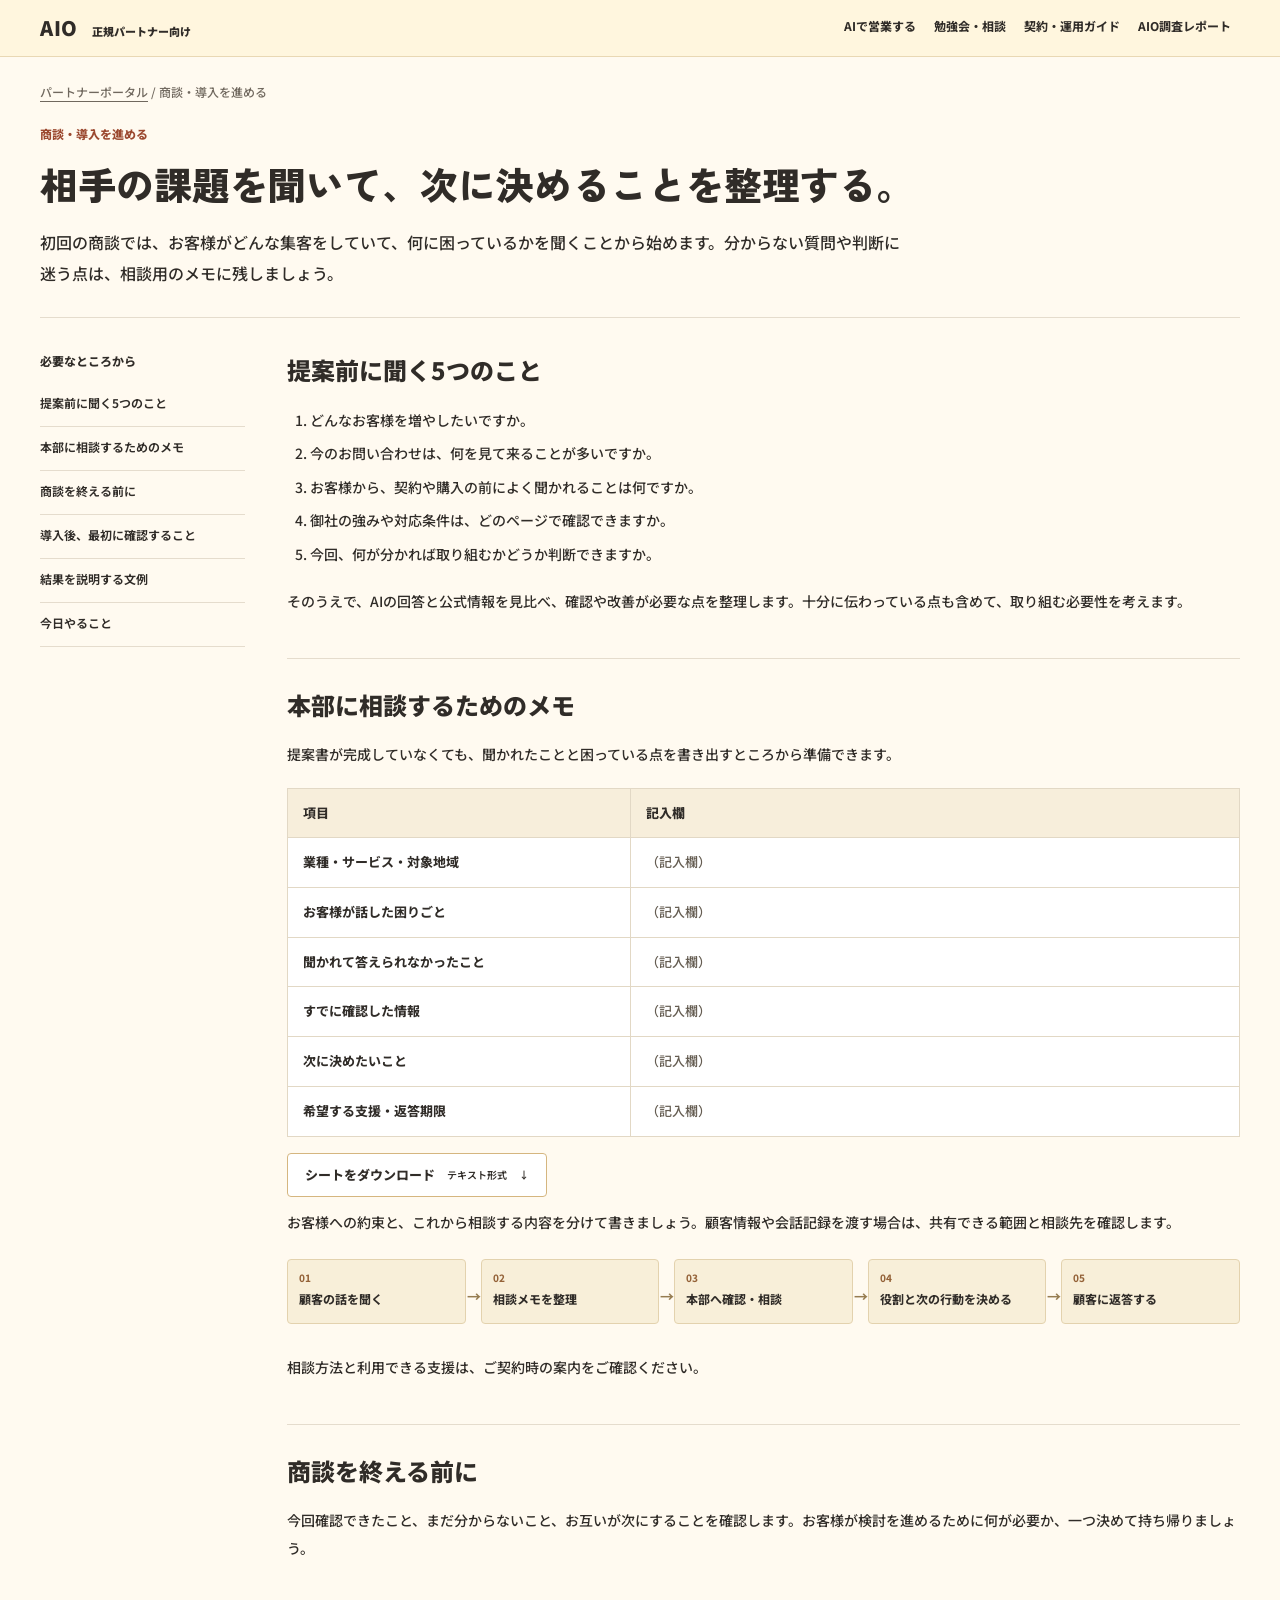
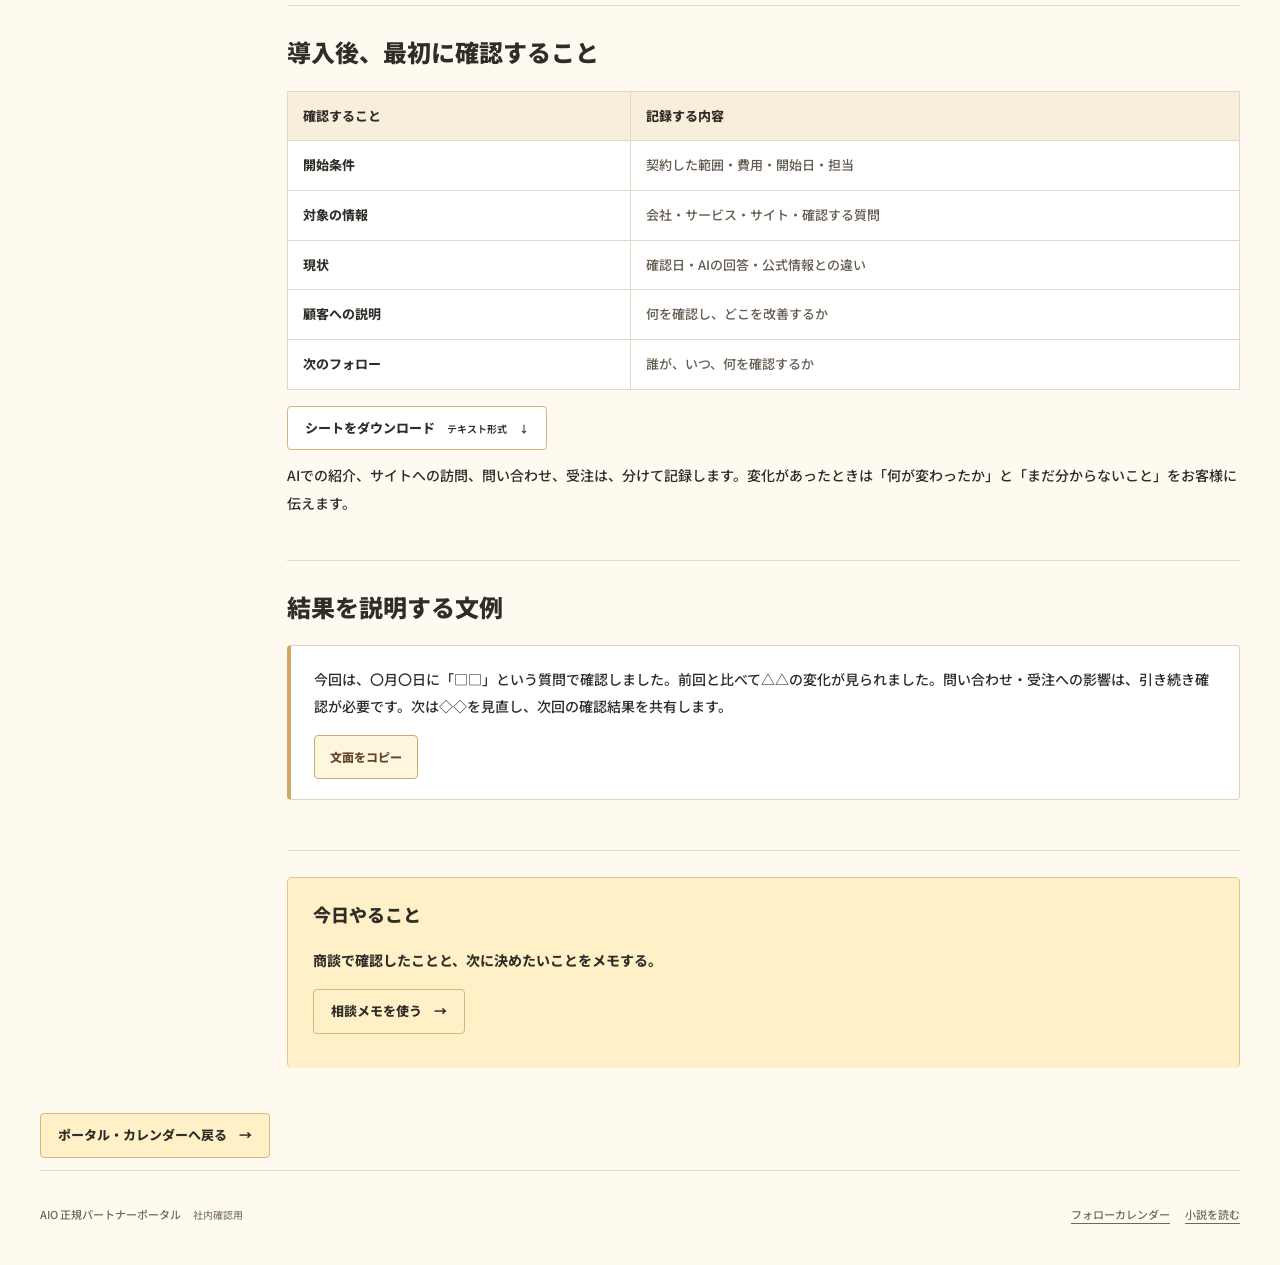
<file: aio/support/index.html>
<!doctype html><html lang="ja"><head><meta charset="utf-8"><meta name="viewport" content="width=device-width,initial-scale=1"><meta name="robots" content="noindex,nofollow"><meta name="color-scheme" content="light"><title>商談・導入を進める｜AIO正規パートナーポータル</title><meta name="description" content="初回の商談では、お客様がどんな集客をしていて、何に困っているかを聞くことから始めます。分からない質問や判断に迷う点は、相談用のメモに残しましょう。"><link rel="preload" href="../fonts/noto-sans-jp.woff2" as="font" type="font/woff2" crossorigin><link rel="preload" href="../fonts/zen-kaku-black.woff2" as="font" type="font/woff2" crossorigin><link rel="stylesheet" href="../portal.css"><script src="../portal.js" defer></script><link rel="stylesheet" href="../menu-update.css"><link rel="canonical" href="https://writeup-inc.github.io/partner/aio/support/"></head><body><a class="skip-link" href="#main">本文へ移動</a><header class="site-header"><div class="site-inner"><a class="site-brand" href="../">AIO <span>正規パートナー向け</span></a><button class="menu-toggle" type="button" aria-expanded="false" aria-controls="portal-menu">メニュー <span aria-hidden="true">＋</span></button><nav class="site-nav" id="portal-menu" aria-label="ポータルメニュー"><a href="../sales/">AIで営業する</a><a href="../events/">勉強会・相談</a><a href="../guide/">契約・運用ガイド</a><a href="../report/">AIO調査レポート</a></nav></div></header><main class="inner content-page" id="main"><p class="breadcrumb"><a href="../">パートナーポータル</a> / 商談・導入を進める</p><section class="content-intro"><p class="kicker">商談・導入を進める</p><h1>相手の課題を聞いて、次に決めることを整理する。</h1><p class="lead">初回の商談では、お客様がどんな集客をしていて、何に困っているかを聞くことから始めます。分からない質問や判断に迷う点は、相談用のメモに残しましょう。</p></section><div class="page-layout"><nav class="page-toc" aria-label="このページの目次"><h2>必要なところから</h2><ol><li><a href="#s1">提案前に聞く5つのこと</a></li><li><a href="#s2">本部に相談するためのメモ</a></li><li><a href="#s3">商談を終える前に</a></li><li><a href="#s4">導入後、最初に確認すること</a></li><li><a href="#s5">結果を説明する文例</a></li><li><a href="#s6">今日やること</a></li></ol></nav><div><section class="content-section" id="s1" aria-labelledby="title-s1"><h2 id="title-s1">提案前に聞く5つのこと</h2><ol><li>どんなお客様を増やしたいですか。</li><li>今のお問い合わせは、何を見て来ることが多いですか。</li><li>お客様から、契約や購入の前によく聞かれることは何ですか。</li><li>御社の強みや対応条件は、どのページで確認できますか。</li><li>今回、何が分かれば取り組むかどうか判断できますか。</li></ol>
<p>そのうえで、AIの回答と公式情報を見比べ、確認や改善が必要な点を整理します。十分に伝わっている点も含めて、取り組む必要性を考えます。</p></section><section class="content-section" id="s2" aria-labelledby="title-s2"><h2 id="title-s2">本部に相談するためのメモ</h2><p>提案書が完成していなくても、聞かれたことと困っている点を書き出すところから準備できます。</p>
<div class="table-wrap"><table><thead><tr><th scope="col">項目</th><th scope="col">記入欄</th></tr></thead><tbody><tr><th scope="row">業種・サービス・対象地域</th><td>（記入欄）</td></tr><tr><th scope="row">お客様が話した困りごと</th><td>（記入欄）</td></tr><tr><th scope="row">聞かれて答えられなかったこと</th><td>（記入欄）</td></tr><tr><th scope="row">すでに確認した情報</th><td>（記入欄）</td></tr><tr><th scope="row">次に決めたいこと</th><td>（記入欄）</td></tr><tr><th scope="row">希望する支援・返答期限</th><td>（記入欄）</td></tr></tbody></table></div>
<a class="action-link sheet-link" href="../sheets/support-2.txt" download="aio-support-2.txt">シートをダウンロード <span>テキスト形式</span><span aria-hidden="true">↓</span></a>
<p>お客様への約束と、これから相談する内容を分けて書きましょう。顧客情報や会話記録を渡す場合は、共有できる範囲と相談先を確認します。</p>
<ol class="role-flow" aria-label="相談を進める順番"><li><span>01</span>顧客の話を聞く</li><li><span>02</span>相談メモを整理</li><li><span>03</span>本部へ確認・相談</li><li><span>04</span>役割と次の行動を決める</li><li><span>05</span>顧客に返答する</li></ol>
<p>相談方法と利用できる支援は、ご契約時の案内をご確認ください。</p></section><section class="content-section" id="s3" aria-labelledby="title-s3"><h2 id="title-s3">商談を終える前に</h2><p>今回確認できたこと、まだ分からないこと、お互いが次にすることを確認します。お客様が検討を進めるために何が必要か、一つ決めて持ち帰りましょう。</p></section><section class="content-section" id="s4" aria-labelledby="title-s4"><h2 id="title-s4">導入後、最初に確認すること</h2><div class="table-wrap"><table><thead><tr><th scope="col">確認すること</th><th scope="col">記録する内容</th></tr></thead><tbody><tr><th scope="row">開始条件</th><td>契約した範囲・費用・開始日・担当</td></tr><tr><th scope="row">対象の情報</th><td>会社・サービス・サイト・確認する質問</td></tr><tr><th scope="row">現状</th><td>確認日・AIの回答・公式情報との違い</td></tr><tr><th scope="row">顧客への説明</th><td>何を確認し、どこを改善するか</td></tr><tr><th scope="row">次のフォロー</th><td>誰が、いつ、何を確認するか</td></tr></tbody></table></div>
<a class="action-link sheet-link" href="../sheets/support-4.txt" download="aio-support-4.txt">シートをダウンロード <span>テキスト形式</span><span aria-hidden="true">↓</span></a>
<p>AIでの紹介、サイトへの訪問、問い合わせ、受注は、分けて記録します。変化があったときは「何が変わったか」と「まだ分からないこと」をお客様に伝えます。</p></section><section class="content-section" id="s5" aria-labelledby="title-s5"><h2 id="title-s5">結果を説明する文例</h2><div class="copy-card"><blockquote id="copy-5-1"><p>今回は、〇月〇日に「□□」という質問で確認しました。前回と比べて△△の変化が見られました。問い合わせ・受注への影響は、引き続き確認が必要です。次は◇◇を見直し、次回の確認結果を共有します。</p></blockquote><button type="button" class="copy-button" data-copy="copy-5-1">文面をコピー</button><span class="copy-status" role="status" aria-live="polite"></span></div></section><section class="content-section today" id="s6" aria-labelledby="title-s6"><h2 id="title-s6">今日やること</h2><p>商談で確認したことと、次に決めたいことをメモする。</p>
<a class="action-link" href="#s2">相談メモを使う <span aria-hidden="true">→</span></a></section></div></div><a class="action-link" href="../">ポータル・カレンダーへ戻る <span aria-hidden="true">→</span></a></main><footer class="site-footer inner"><span>AIO 正規パートナーポータル <small>社内確認用</small></span><div><a href="../#calendar">フォローカレンダー</a><a href="../story/">小説を読む</a></div></footer></body></html>
</file>
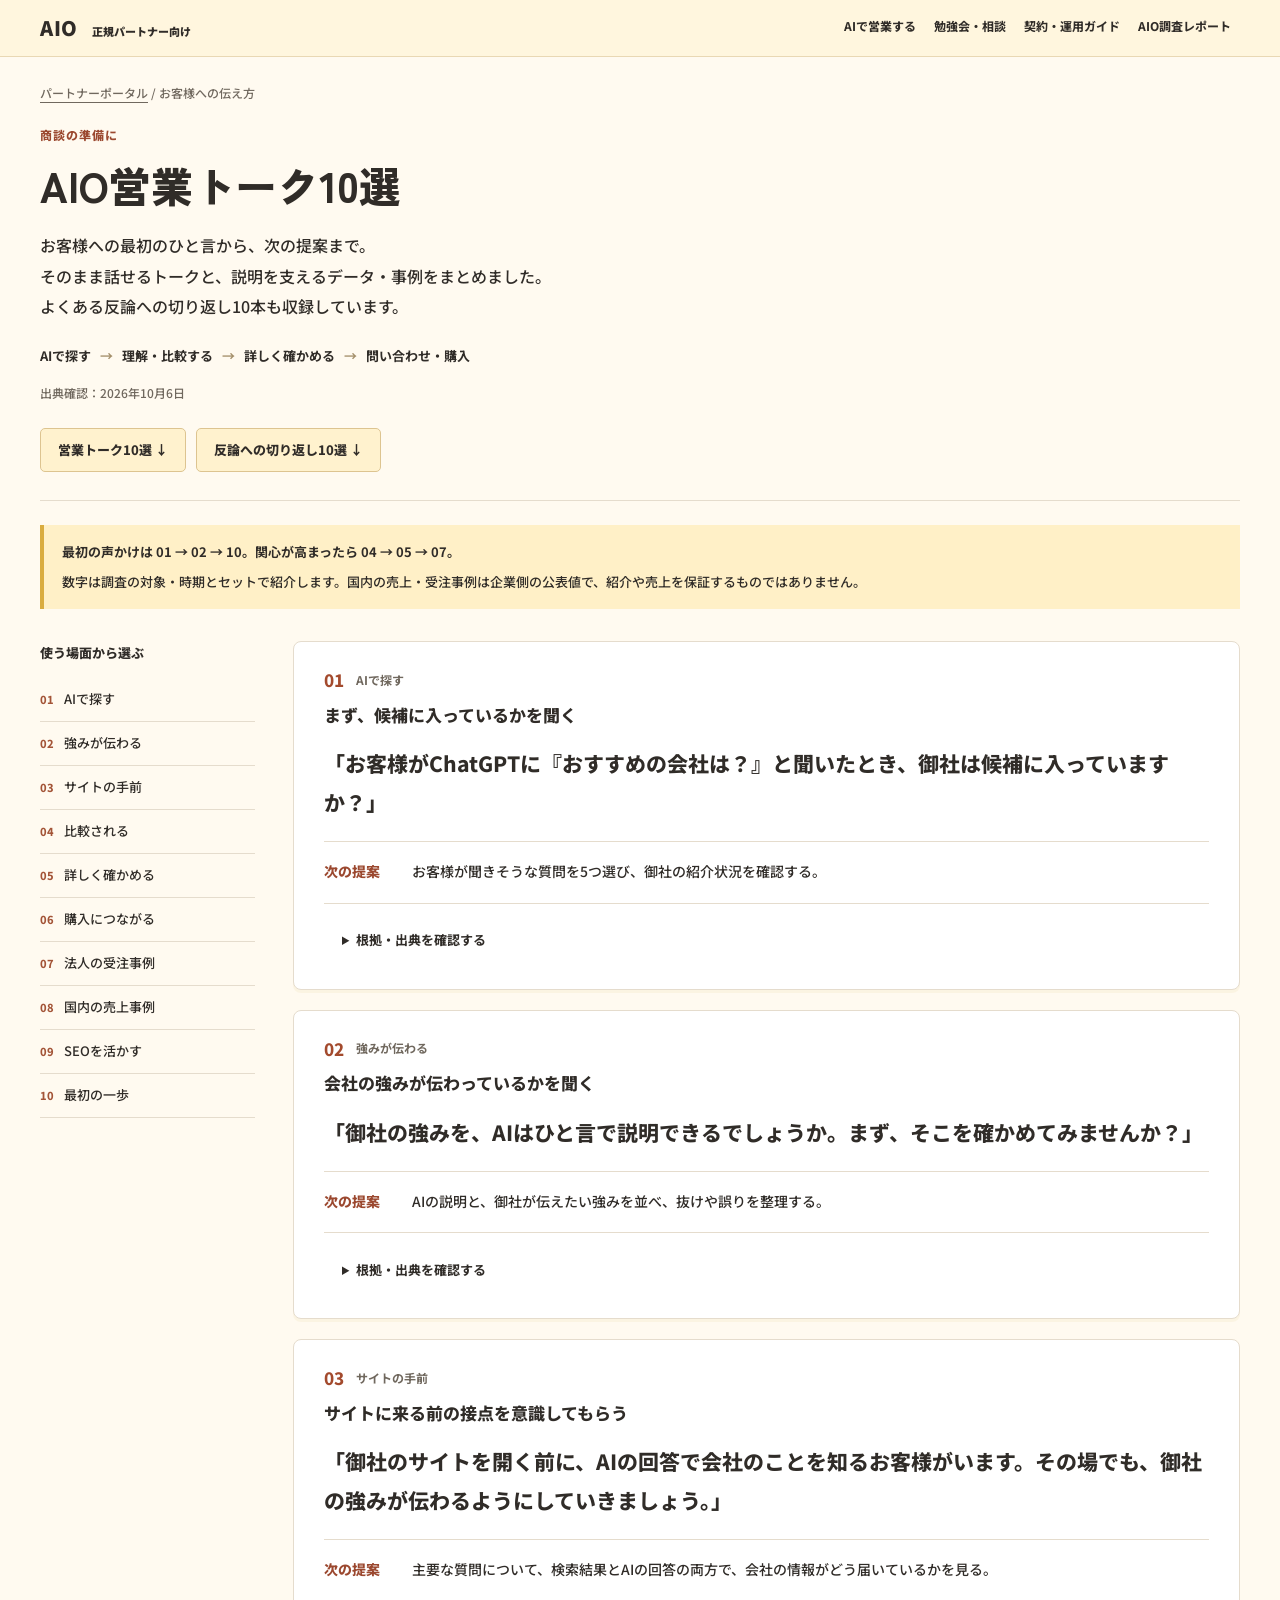
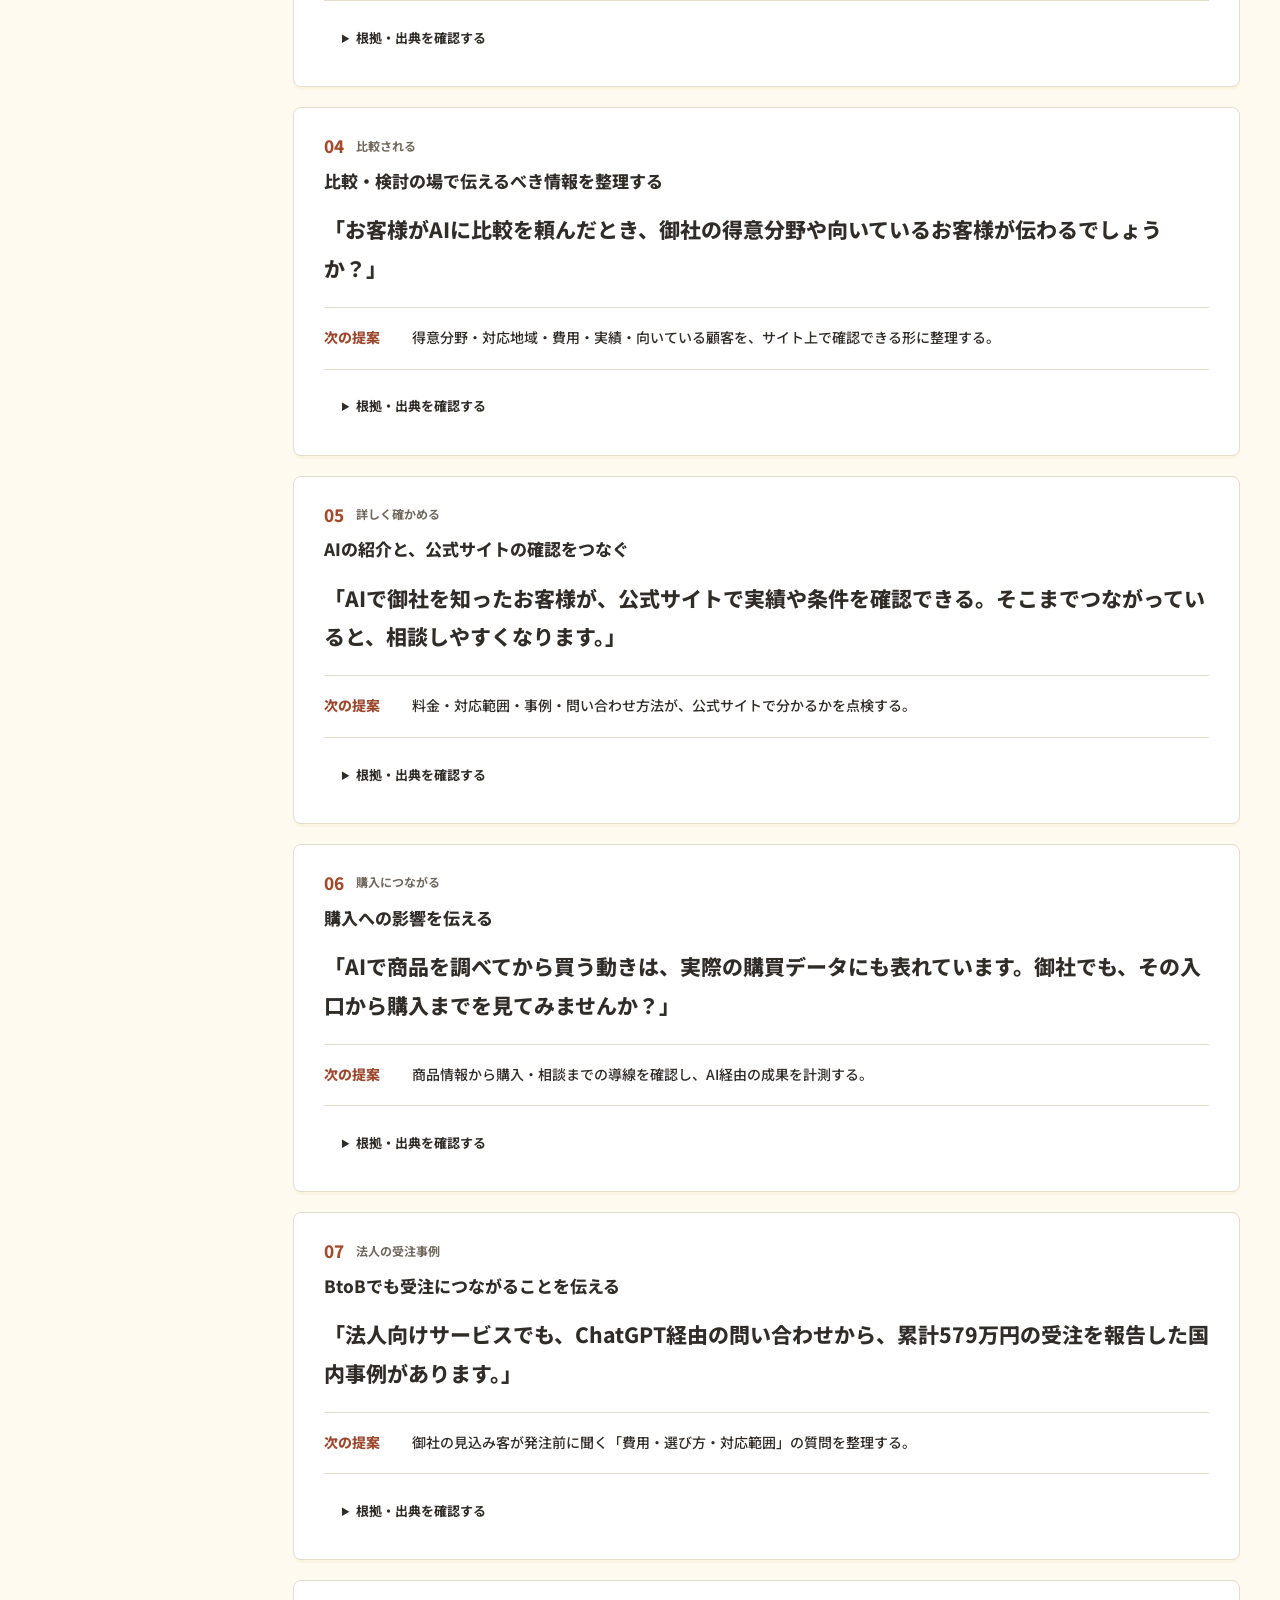
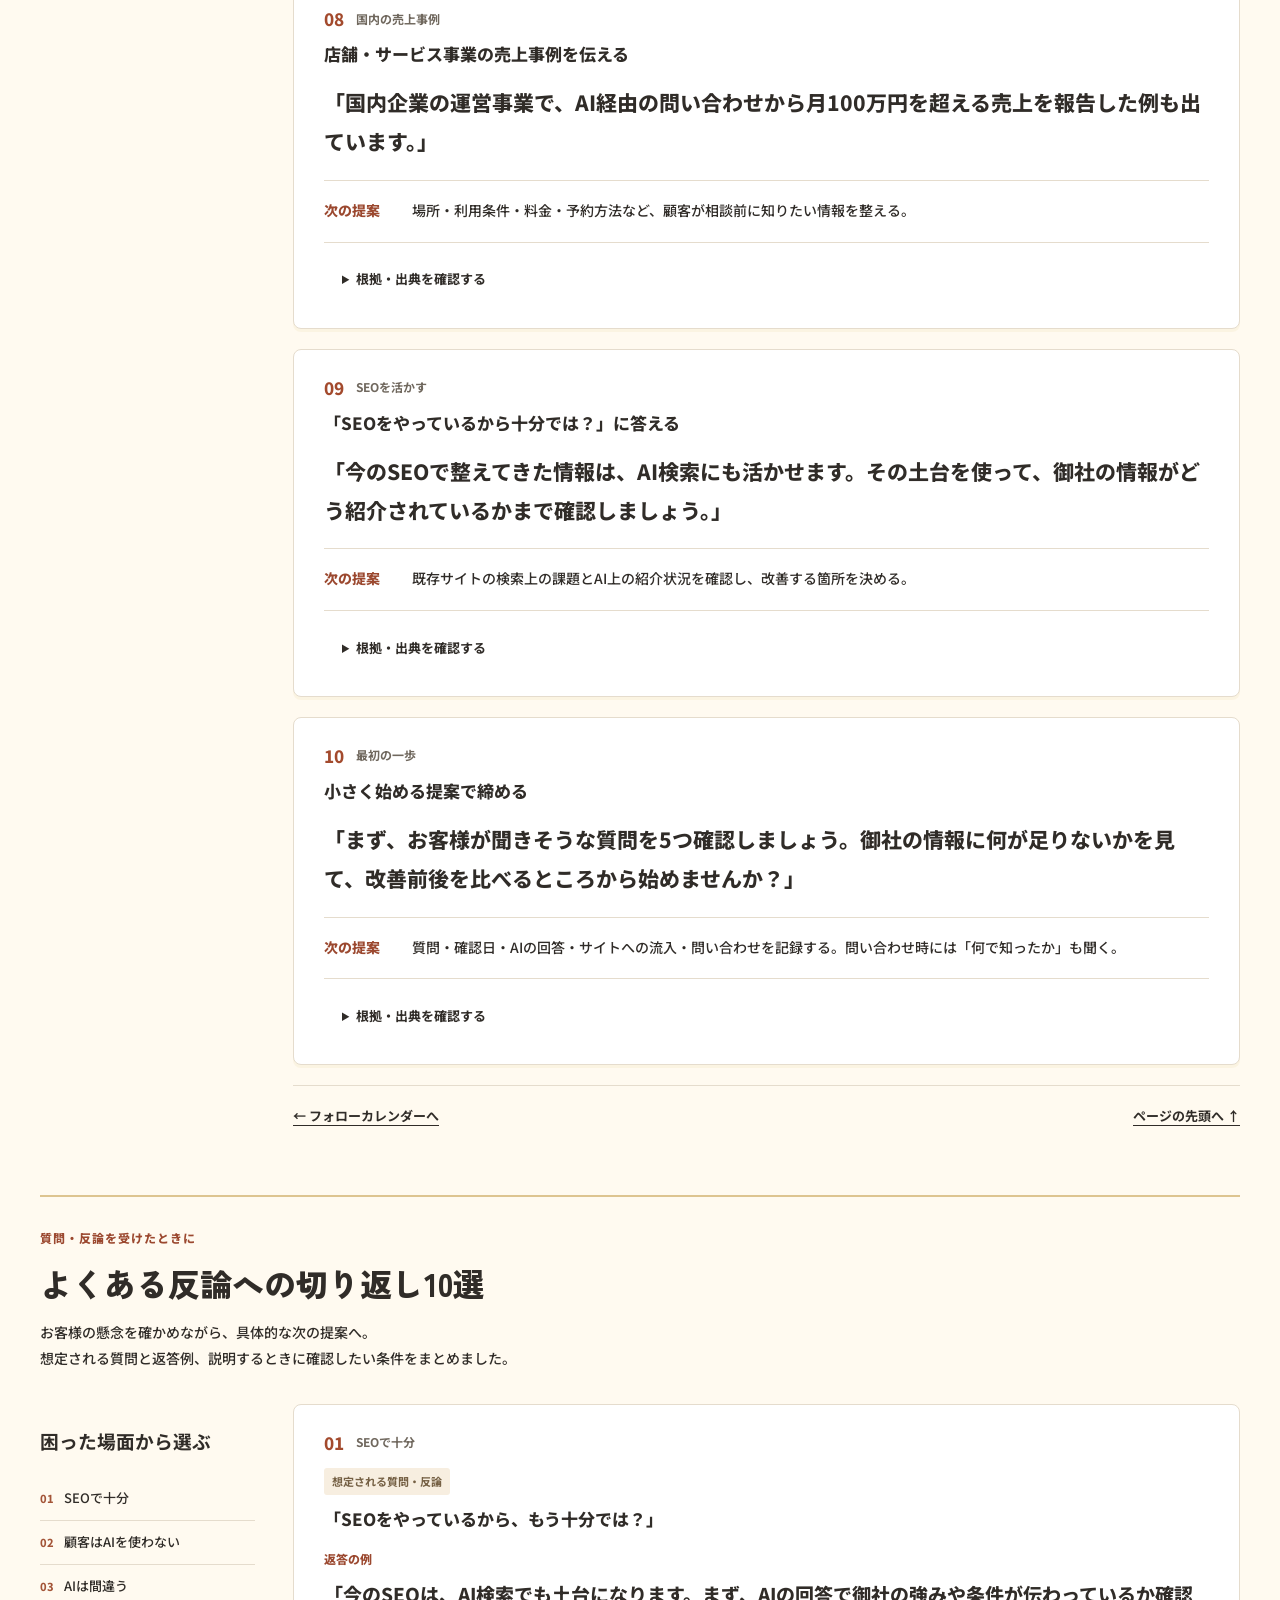
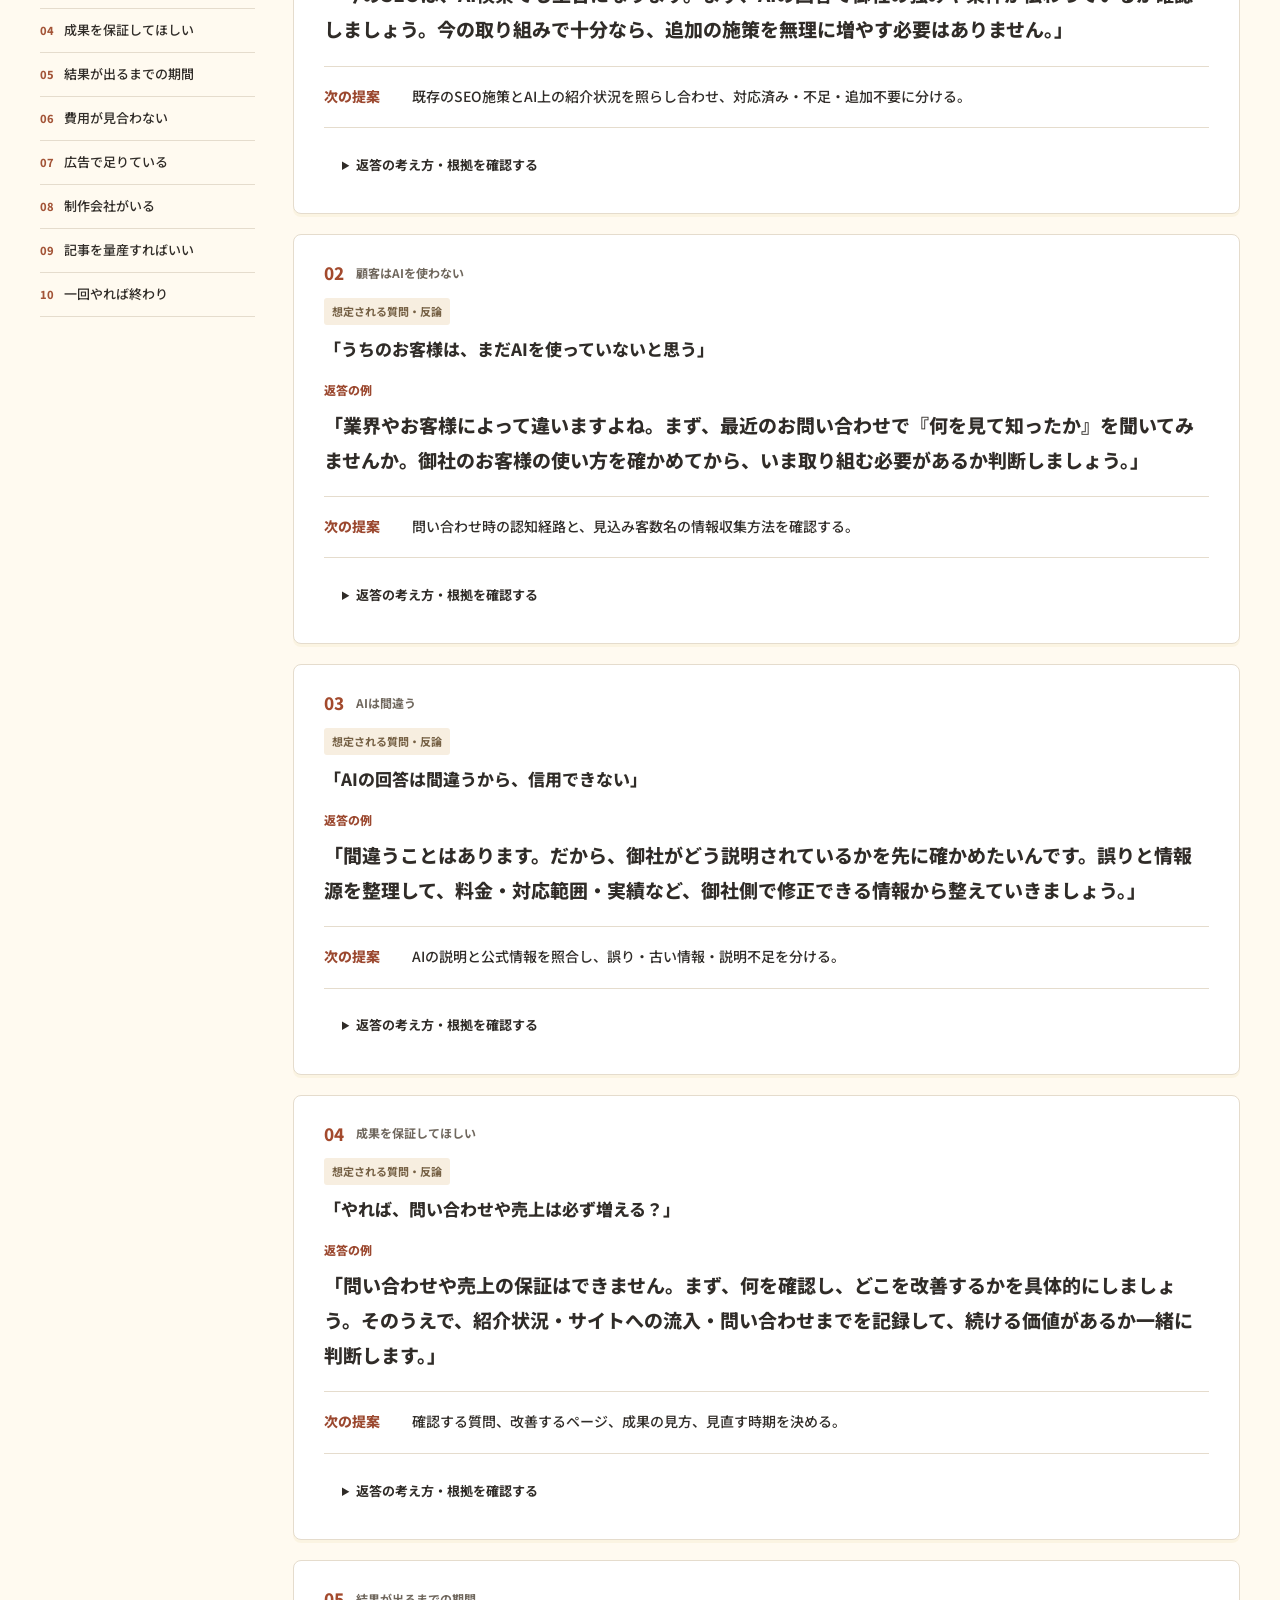
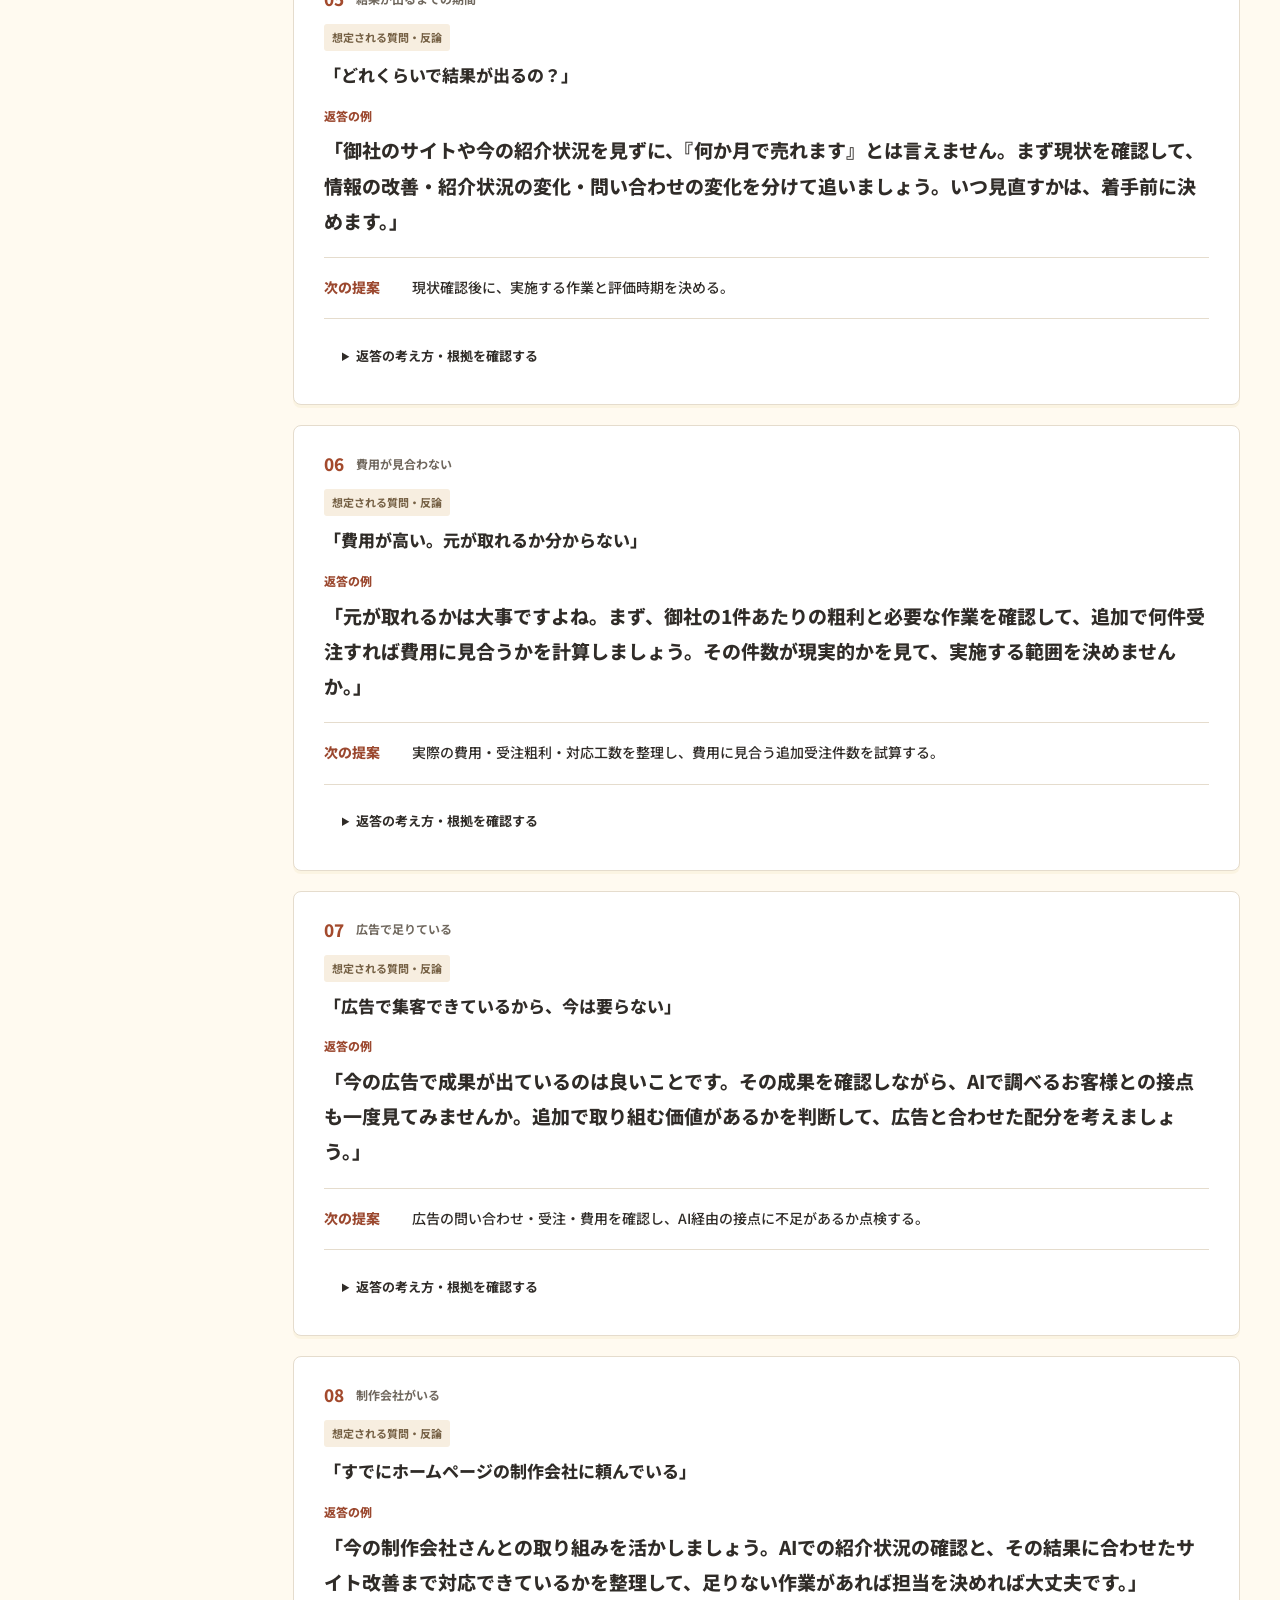
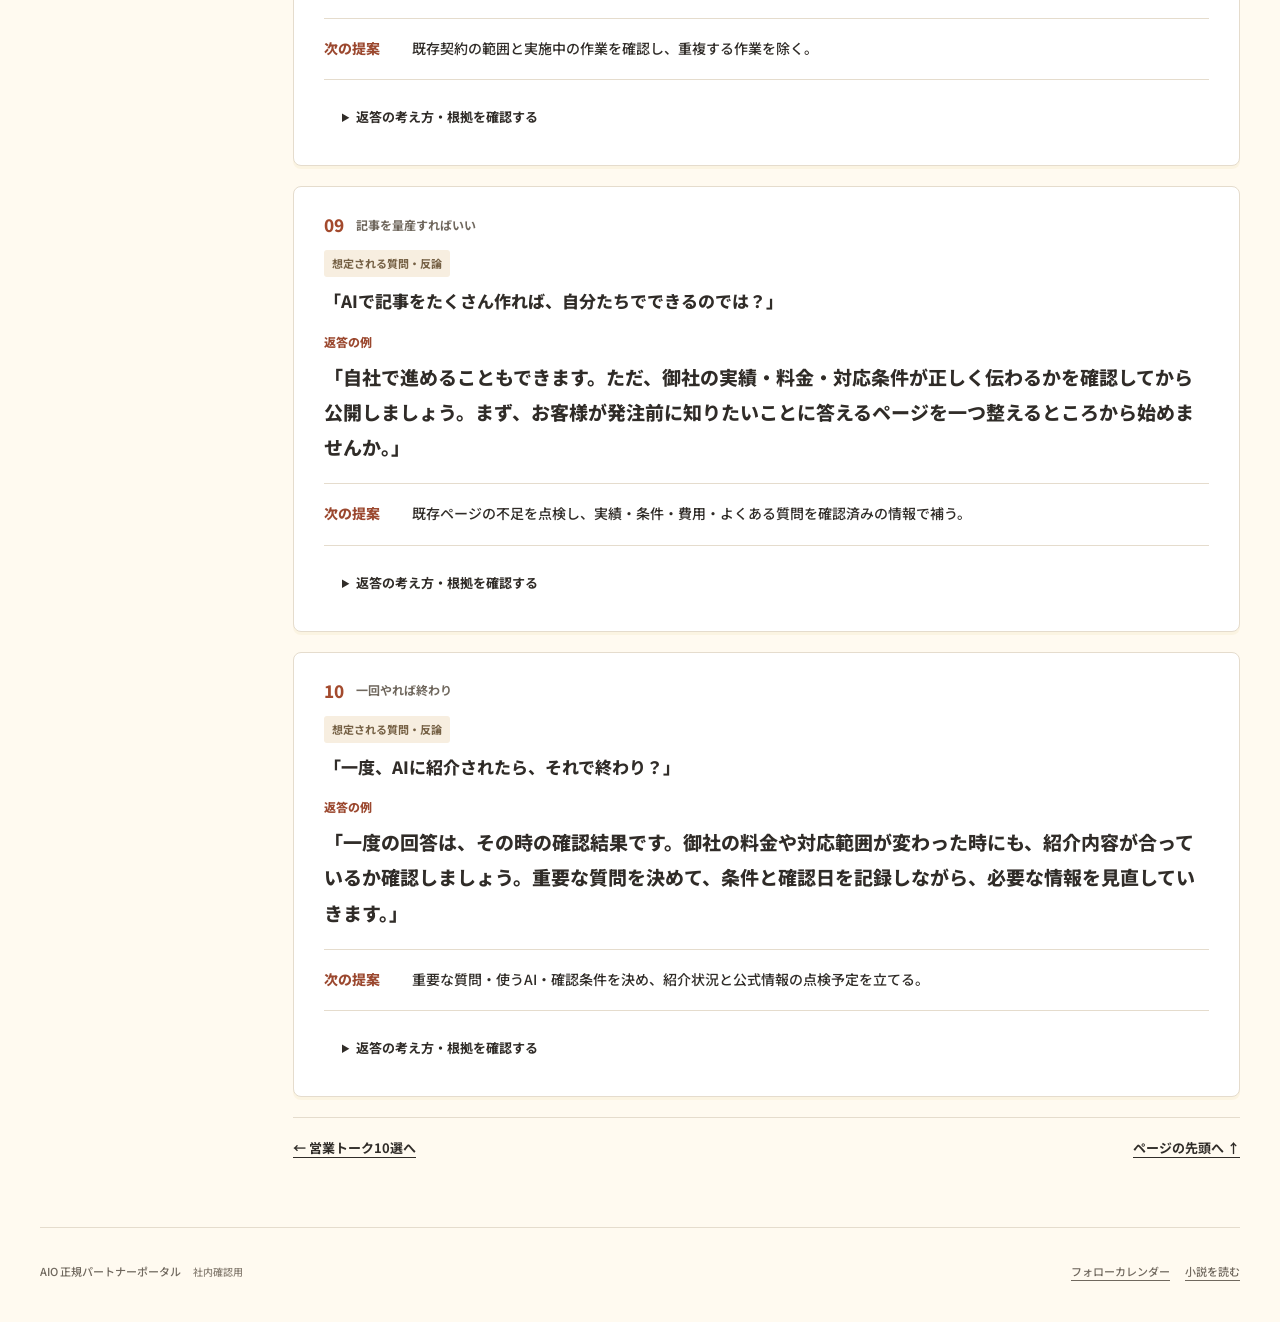
<file: aio/talk/index.html>
<!doctype html>
<html lang="ja"><head><meta charset="utf-8"><meta name="viewport" content="width=device-width,initial-scale=1"><meta name="robots" content="noindex,nofollow"><meta name="color-scheme" content="light">
<title>AIO営業トーク・反論対応 各10選｜正規パートナー向け</title><meta name="description" content="AIO営業トーク10本と、よくある反論への切り返し10本。根拠・条件・次の提案を確認できる正規パートナー向け営業資料です。">
<link rel="preload" href="../fonts/noto-sans-jp.woff2" as="font" type="font/woff2" crossorigin><link rel="preload" href="../fonts/zen-kaku-black.woff2" as="font" type="font/woff2" crossorigin><style>
@font-face{font-family:Partner Sans;src:url(../fonts/noto-sans-jp.woff2) format("woff2");font-weight:100 900;font-display:swap}
@font-face{font-family:Partner Heading;src:url(../fonts/zen-kaku-black.woff2) format("woff2");font-weight:900;font-display:swap}
:root{--ink:#302c28;--muted:#70685e;--line:#e5dccd;--accent:#b65335;--paper:#fffaf0}
*{box-sizing:border-box}html{scroll-behavior:smooth}body{margin:0;background:var(--paper);color:var(--ink);font:16px/1.85 "Partner Sans",sans-serif;font-weight:500}a{color:inherit;text-underline-offset:4px}a:hover{color:var(--accent)}a:focus-visible,summary:focus-visible{outline:3px solid #c16638;outline-offset:4px}.inner{width:calc(100% - 64px);max-width:1200px;margin-inline:auto}
.masthead{background:#fff6de;border-bottom:1px solid #e9d8b4}.masthead .inner{min-height:56px;display:flex;align-items:center;justify-content:space-between;gap:20px}.brand{font-size:14px;font-weight:800;text-decoration:none}.portal-nav{display:flex;gap:8px}.portal-nav a{display:flex;align-items:center;min-height:44px;padding:0 12px;font-size:13px;font-weight:700;text-decoration:none}.portal-nav a[aria-current]{color:#984124;text-decoration:underline;text-decoration-thickness:3px;text-underline-offset:7px}
.breadcrumb{margin:25px 0 19px;font-size:12px;color:var(--muted)}.intro{border-bottom:1px solid var(--line);padding-bottom:28px}.kicker{font-size:12px;font-weight:800;letter-spacing:.08em;color:#9b482f;margin:0 0 9px}h1{font-family:"Partner Heading","Partner Sans",sans-serif;font-size:42px;line-height:1.4;font-weight:900;margin:0 0 16px}.lead{max-width:760px;margin:0;font-size:16px}.checked{margin:14px 0 0;color:var(--muted);font-size:12px}
.journey{display:flex;flex-wrap:wrap;gap:9px;align-items:center;margin:22px 0 0;padding:0;list-style:none;font-size:13px;font-weight:700}.journey li+li:before{content:"→";color:#a38e69;margin-right:9px}.journey li{display:flex;align-items:center}.use-note{background:#fff0c7;border-left:4px solid #d9ac3f;padding:15px 18px;margin:24px 0;font-size:13px}.use-note p{margin:0}.use-note p+p{margin-top:5px}
.layout{display:grid;grid-template-columns:215px minmax(0,1fr);gap:38px;align-items:start;margin:32px 0 48px}.toc{position:sticky;top:22px}.toc h2{font-size:13px;font-weight:800;margin:0 0 12px}.toc ol{list-style:none;padding:0;margin:0}.toc a{display:flex;align-items:center;gap:10px;min-height:44px;font-size:13px;text-decoration:none;border-bottom:1px solid var(--line)}.toc a:hover{background:#fff0c7}.toc span{font-size:11px;font-weight:800;color:#a35437;font-variant-numeric:tabular-nums}.talk{scroll-margin-top:24px;padding:26px 30px;background:#fff;border:1px solid var(--line);border-radius:8px;margin-bottom:20px;box-shadow:0 3px 0 #efdfbd44}.talk-label{display:flex;align-items:center;gap:12px;margin:0 0 9px;font-size:12px;color:var(--muted);font-weight:700}.number{color:#a34a2d;font-size:17px;line-height:1.4;font-weight:800;font-variant-numeric:tabular-nums}.talk h2{font-size:17px;line-height:1.6;margin:0 0 16px;font-weight:800}.talk blockquote{font-size:21px;line-height:1.85;font-weight:800;margin:0;padding:0 0 19px;border-bottom:1px solid var(--line);overflow-wrap:anywhere}.next{display:grid;grid-template-columns:76px minmax(0,1fr);gap:12px;margin:16px 0 0;font-size:14px}.next dt{color:#9b482f;font-weight:800}.next dd{margin:0}.talk details{margin-top:18px;padding-top:15px;border-top:1px solid var(--line)}.talk summary{cursor:pointer;font-size:13px;font-weight:700;min-height:44px;display:list-item;align-content:center;margin-left:18px}.talk details[open] summary{margin-bottom:8px}.evidence{font-size:13px;color:#554d43}.evidence p{margin:0 0 12px}.conditions{padding:12px 14px;background:#faf7ef;border-radius:4px;font-size:12px}.source{display:inline-block;font-size:12px;font-weight:700;line-height:1.8;padding:6px 0;overflow-wrap:anywhere}.end-link{display:flex;justify-content:space-between;align-items:center;gap:16px;padding:18px 0;border-top:1px solid var(--line);font-size:13px;font-weight:700}.footer{display:flex;justify-content:space-between;gap:20px;border-top:1px solid var(--line);padding:22px 0 30px;font-size:11px;color:var(--muted)}
@media(max-width:950px){.inner{width:calc(100% - 40px)}h1{font-size:35px}.layout{grid-template-columns:175px minmax(0,1fr);gap:24px}.talk{padding:22px}.talk blockquote{font-size:19px}}
@media(max-width:700px){.inner{width:calc(100% - 32px)}.masthead .inner{gap:8px}.brand{font-size:12px}.portal-nav{gap:0}.portal-nav a{font-size:11px;padding:0 8px}.breadcrumb{margin-top:20px}h1{font-size:29px}.lead{font-size:14px}.intro{padding-bottom:22px}.journey{font-size:11px;gap:6px}.journey li+li:before{margin-right:6px}.use-note{font-size:12px;padding:13px 14px}.layout{display:block;margin-top:24px}.toc{position:static;margin-bottom:24px}.toc ol{display:grid;grid-template-columns:repeat(2,minmax(0,1fr));gap:0 12px}.toc a{font-size:12px;gap:7px}.talk{padding:21px 18px;margin-bottom:16px}.talk h2{font-size:15px}.talk blockquote{font-size:18px;line-height:1.9}.next{display:block;font-size:13px}.next dt{margin-bottom:4px}.evidence{font-size:12px}.end-link{align-items:flex-start;font-size:12px}.footer{display:block}.footer span{display:block;margin-bottom:8px}}
@media(prefers-reduced-motion:reduce){html{scroll-behavior:auto}}

.section-nav{display:flex;flex-wrap:wrap;gap:10px;margin-top:23px}.section-nav a{display:flex;align-items:center;min-height:44px;padding:8px 17px;border:1px solid #ddc490;border-radius:5px;background:#fff2ce;text-decoration:none;font-size:13px;font-weight:800}.section-nav a:hover{background:#ffe4a3}.objection-section{scroll-margin-top:24px;border-top:2px solid #ddc490;padding-top:30px;margin-top:42px}.objection-heading{font-family:"Partner Heading","Partner Sans",sans-serif;font-size:32px;line-height:1.5;margin:0 0 12px;font-weight:900}.objection-lead{max-width:800px;font-size:14px;margin:0}.talk h3{font-size:17px;line-height:1.7;margin:0 0 15px;font-weight:800}.objection-question{display:inline-block;background:#f7eee0;border-radius:3px;padding:3px 8px;font-size:11px;font-weight:700;color:#756044;margin-bottom:10px}.answer-label{font-size:12px;font-weight:800;color:#9b482f;margin:0 0 5px}.objection-section .talk blockquote{font-size:19px}.objection-section .next{grid-template-columns:76px minmax(0,1fr)}
@media(max-width:700px){.section-nav{gap:8px;margin-top:18px}.section-nav a{font-size:12px;padding:8px 12px}.objection-heading{font-size:25px}.objection-lead{font-size:13px}.talk h3{font-size:16px}.objection-section .talk blockquote{font-size:17px}.objection-section .next{display:block}}
.portal-nav{flex-wrap:wrap}.portal-nav a{white-space:nowrap}.masthead .inner{padding-block:5px}@media(max-width:700px){.masthead .inner{flex-wrap:wrap;gap:0;padding-block:6px}.brand{min-height:28px;align-content:center}}
</style><link rel="stylesheet" href="../portal.css"><script src="../portal.js" defer></script><link rel="stylesheet" href="../menu-update.css"><link rel="canonical" href="https://writeup-inc.github.io/partner/aio/talk/"></head>
<body id="top"><a class="skip-link" href="#main">本文へ移動</a><header class="site-header"><div class="site-inner"><a class="site-brand" href="../">AIO <span>正規パートナー向け</span></a><button class="menu-toggle" type="button" aria-expanded="false" aria-controls="portal-menu">メニュー <span aria-hidden="true">＋</span></button><nav class="site-nav" id="portal-menu" aria-label="ポータルメニュー"><a href="../sales/">AIで営業する</a><a href="../events/">勉強会・相談</a><a href="../guide/">契約・運用ガイド</a><a href="../report/">AIO調査レポート</a></nav></div></header>
<main class="inner" id="main"><p class="breadcrumb"><a href="../">パートナーポータル</a> / お客様への伝え方</p>
<section class="intro" aria-labelledby="page-title"><p class="kicker">商談の準備に</p><h1 id="page-title">AIO営業トーク10選</h1><p class="lead">お客様への最初のひと言から、次の提案まで。<br>そのまま話せるトークと、説明を支えるデータ・事例をまとめました。<br>よくある反論への切り返し10本も収録しています。</p><ol class="journey" aria-label="お客様の行動の流れ"><li>AIで探す</li><li>理解・比較する</li><li>詳しく確かめる</li><li>問い合わせ・購入</li></ol><p class="checked">出典確認：2026年10月6日</p><nav class="section-nav" aria-label="読むコーナーを選ぶ"><a href="#sales-talks">営業トーク10選 ↓</a><a href="#objections">反論への切り返し10選 ↓</a></nav></section>
<aside class="use-note" aria-label="使い方"><p><strong>最初の声かけは 01 → 02 → 10。関心が高まったら 04 → 05 → 07。</strong></p><p>数字は調査の対象・時期とセットで紹介します。国内の売上・受注事例は企業側の公表値で、紹介や売上を保証するものではありません。</p></aside>
<div class="layout" id="sales-talks"><nav class="toc" aria-label="トークの目次"><h2>使う場面から選ぶ</h2><ol><li><a href="#talk-01"><span>01</span>AIで探す</a></li><li><a href="#talk-02"><span>02</span>強みが伝わる</a></li><li><a href="#talk-03"><span>03</span>サイトの手前</a></li><li><a href="#talk-04"><span>04</span>比較される</a></li><li><a href="#talk-05"><span>05</span>詳しく確かめる</a></li><li><a href="#talk-06"><span>06</span>購入につながる</a></li><li><a href="#talk-07"><span>07</span>法人の受注事例</a></li><li><a href="#talk-08"><span>08</span>国内の売上事例</a></li><li><a href="#talk-09"><span>09</span>SEOを活かす</a></li><li><a href="#talk-10"><span>10</span>最初の一歩</a></li></ol></nav><div class="talks"><article class="talk" id="talk-01" aria-labelledby="title-01">
<p class="talk-label"><span class="number">01</span>AIで探す</p>
<h2 id="title-01">まず、候補に入っているかを聞く</h2>
<blockquote>「お客様がChatGPTに『おすすめの会社は？』と聞いたとき、御社は候補に入っていますか？」</blockquote>
<dl class="next"><dt>次の提案</dt><dd>お客様が聞きそうな質問を5つ選び、御社の紹介状況を確認する。</dd></dl>
<details><summary>根拠・出典を確認する</summary><div class="evidence"><p>AIで調べ物をした経験のある社会人2,204人のうち、58.1％が調べ物でAIを「よく使う・ほぼ毎回使う」と回答。2026年1月の調査です。</p><p class="conditions">対象はAIで調べ物をした経験のある社会人です。社会人全体の利用率を示す数字ではありません。</p><a class="source" href="https://biz.moneyforward.com/research/2026-generative-ai-usage-survey/" target="_blank" rel="noopener noreferrer">マネーフォワード｜生成AIと検索エンジンの利用実態調査 ↗</a></div></details>
</article><article class="talk" id="talk-02" aria-labelledby="title-02">
<p class="talk-label"><span class="number">02</span>強みが伝わる</p>
<h2 id="title-02">会社の強みが伝わっているかを聞く</h2>
<blockquote>「御社の強みを、AIはひと言で説明できるでしょうか。まず、そこを確かめてみませんか？」</blockquote>
<dl class="next"><dt>次の提案</dt><dd>AIの説明と、御社が伝えたい強みを並べ、抜けや誤りを整理する。</dd></dl>
<details><summary>根拠・出典を確認する</summary><div class="evidence"><p>マネーフォワードの2026年1月調査では、AIを使う場面の最多が「概要・要点を素早く知りたい時」で51.5％でした。</p><p class="conditions">対象はAIで調べ物をした経験のある社会人2,204人。短い説明で何が伝わるかを確認するための参考データです。</p><a class="source" href="https://biz.moneyforward.com/research/2026-generative-ai-usage-survey/" target="_blank" rel="noopener noreferrer">マネーフォワード｜生成AIと検索エンジンの利用実態調査 ↗</a></div></details>
</article><article class="talk" id="talk-03" aria-labelledby="title-03">
<p class="talk-label"><span class="number">03</span>サイトの手前</p>
<h2 id="title-03">サイトに来る前の接点を意識してもらう</h2>
<blockquote>「御社のサイトを開く前に、AIの回答で会社のことを知るお客様がいます。その場でも、御社の強みが伝わるようにしていきましょう。」</blockquote>
<dl class="next"><dt>次の提案</dt><dd>主要な質問について、検索結果とAIの回答の両方で、会社の情報がどう届いているかを見る。</dd></dl>
<details><summary>根拠・出典を確認する</summary><div class="evidence"><p>米国900人の閲覧データを分析したPew調査では、通常の検索結果リンクをクリックした割合は、AI要約ありで8％、なしで15％でした。</p><p class="conditions">2025年3月の閲覧行動と、同年4月に収集したGoogle検索結果を照合した観測結果です。日本の全検索や、AI内の引用リンクのクリック率を示す数字ではありません。</p><a class="source" href="https://www.pewresearch.org/short-reads/2025/07/22/google-users-are-less-likely-to-click-on-links-when-an-ai-summary-appears-in-the-results/" target="_blank" rel="noopener noreferrer">Pew Research Center｜GoogleのAI要約とクリック行動 ↗</a></div></details>
</article><article class="talk" id="talk-04" aria-labelledby="title-04">
<p class="talk-label"><span class="number">04</span>比較される</p>
<h2 id="title-04">比較・検討の場で伝えるべき情報を整理する</h2>
<blockquote>「お客様がAIに比較を頼んだとき、御社の得意分野や向いているお客様が伝わるでしょうか？」</blockquote>
<dl class="next"><dt>次の提案</dt><dd>得意分野・対応地域・費用・実績・向いている顧客を、サイト上で確認できる形に整理する。</dd></dl>
<details><summary>根拠・出典を確認する</summary><div class="evidence"><p>GoogleはAI Modeについて、複雑な比較や条件を含む質問に役立つ機能と説明しています。比較される場を想定した問いかけです。</p><p class="conditions">GoogleのAI Modeに関する公式説明です。特定の企業が紹介されることや、紹介順位を保証するものではありません。</p><a class="source" href="https://developers.google.com/search/docs/appearance/ai-features?hl=ja" target="_blank" rel="noopener noreferrer">Google Search Central｜AI features and your website ↗</a></div></details>
</article><article class="talk" id="talk-05" aria-labelledby="title-05">
<p class="talk-label"><span class="number">05</span>詳しく確かめる</p>
<h2 id="title-05">AIの紹介と、公式サイトの確認をつなぐ</h2>
<blockquote>「AIで御社を知ったお客様が、公式サイトで実績や条件を確認できる。そこまでつながっていると、相談しやすくなります。」</blockquote>
<dl class="next"><dt>次の提案</dt><dd>料金・対応範囲・事例・問い合わせ方法が、公式サイトで分かるかを点検する。</dd></dl>
<details><summary>根拠・出典を確認する</summary><div class="evidence"><p>マネーフォワードの2026年1月調査では、AIの回答後に、状況に応じて再調査する人が8割以上。確認理由には、信頼性や詳しい情報を知りたいことが挙がっています。</p><p class="conditions">対象はAIで調べ物をした経験のある社会人2,204人。「再調査する」は、必ずその企業の公式サイトを訪れるという意味ではありません。</p><a class="source" href="https://biz.moneyforward.com/research/2026-generative-ai-usage-survey/" target="_blank" rel="noopener noreferrer">マネーフォワード｜生成AIと検索エンジンの利用実態調査 ↗</a></div></details>
</article><article class="talk" id="talk-06" aria-labelledby="title-06">
<p class="talk-label"><span class="number">06</span>購入につながる</p>
<h2 id="title-06">購入への影響を伝える</h2>
<blockquote>「AIで商品を調べてから買う動きは、実際の購買データにも表れています。御社でも、その入口から購入までを見てみませんか？」</blockquote>
<dl class="next"><dt>次の提案</dt><dd>商品情報から購入・相談までの導線を確認し、AI経由の成果を計測する。</dd></dl>
<details><summary>根拠・出典を確認する</summary><div class="evidence"><p>Adobeの米国小売サイト分析では、2026年5月のAI経由訪問の購入転換率が、AI以外の流入より54％高い結果でした。</p><p class="conditions">54％は相対的な差で、購入率54％という意味ではありません。米国小売の結果で、業種によって差があります。同じ報告では旅行サイトのAI経由転換率は他流入を下回っています。</p><a class="source" href="https://business.adobe.com/blog/adobe-report-ai-traffic-travel-sites-surges-200-percent" target="_blank" rel="noopener noreferrer">Adobe｜2026年5月のAI経由訪問と購買の分析 ↗</a></div></details>
</article><article class="talk" id="talk-07" aria-labelledby="title-07">
<p class="talk-label"><span class="number">07</span>法人の受注事例</p>
<h2 id="title-07">BtoBでも受注につながることを伝える</h2>
<blockquote>「法人向けサービスでも、ChatGPT経由の問い合わせから、累計579万円の受注を報告した国内事例があります。」</blockquote>
<dl class="next"><dt>次の提案</dt><dd>御社の見込み客が発注前に聞く「費用・選び方・対応範囲」の質問を整理する。</dd></dl>
<details><summary>根拠・出典を確認する</summary><div class="evidence"><p>エイチリンクが公表したYouTube運用代行会社の支援事例。支援開始から1年3か月時点で、ChatGPT経由の受注が累計579万円と報告しています。</p><p class="conditions">支援会社の自己公表で、顧客企業名は非公開です。金額は累計受注額。サイト改修・SEO・AIOなどを併用しており、AIO単独の効果や他社での再現を示すものではありません。</p><a class="source" href="https://h-link-marketing.co.jp/reason/" target="_blank" rel="noopener noreferrer">エイチリンク｜YouTube運用代行会社の支援事例 ↗</a></div></details>
</article><article class="talk" id="talk-08" aria-labelledby="title-08">
<p class="talk-label"><span class="number">08</span>国内の売上事例</p>
<h2 id="title-08">店舗・サービス事業の売上事例を伝える</h2>
<blockquote>「国内企業の運営事業で、AI経由の問い合わせから月100万円を超える売上を報告した例も出ています。」</blockquote>
<dl class="next"><dt>次の提案</dt><dd>場所・利用条件・料金・予約方法など、顧客が相談前に知りたい情報を整える。</dd></dl>
<details><summary>根拠・出典を確認する</summary><div class="evidence"><p>ENHANCE ITの2026年7月3日発表。自社インバウンド事業で、直近30日のAI経由訪問333件、問い合わせ約100件、AI経由の月売上100万円超を公表しています。</p><p class="conditions">企業の自己公表です。国内企業が運営する訪日外国人向け事業の実績で、日本人顧客全体の傾向や他社での成果を示すものではありません。</p><a class="source" href="https://prtimes.jp/main/html/rd/p/000000013.000176021.html" target="_blank" rel="noopener noreferrer">ENHANCE IT｜2026年7月3日プレスリリース ↗</a></div></details>
</article><article class="talk" id="talk-09" aria-labelledby="title-09">
<p class="talk-label"><span class="number">09</span>SEOを活かす</p>
<h2 id="title-09">「SEOをやっているから十分では？」に答える</h2>
<blockquote>「今のSEOで整えてきた情報は、AI検索にも活かせます。その土台を使って、御社の情報がどう紹介されているかまで確認しましょう。」</blockquote>
<dl class="next"><dt>次の提案</dt><dd>既存サイトの検索上の課題とAI上の紹介状況を確認し、改善する箇所を決める。</dd></dl>
<details><summary>根拠・出典を確認する</summary><div class="evidence"><p>Googleは、AI Overviews・AI Modeにも既存のSEOの基本が有効と説明しています。掲載のための特別な追加要件はありません。</p><p class="conditions">Google検索のAI機能に関する説明です。要件を満たしても掲載は保証されません。特別なAI用ファイルや専用の構造化データを必須として売り込む根拠にはなりません。</p><a class="source" href="https://developers.google.com/search/docs/appearance/ai-features?hl=ja" target="_blank" rel="noopener noreferrer">Google Search Central｜AI features and your website ↗</a></div></details>
</article><article class="talk" id="talk-10" aria-labelledby="title-10">
<p class="talk-label"><span class="number">10</span>最初の一歩</p>
<h2 id="title-10">小さく始める提案で締める</h2>
<blockquote>「まず、お客様が聞きそうな質問を5つ確認しましょう。御社の情報に何が足りないかを見て、改善前後を比べるところから始めませんか？」</blockquote>
<dl class="next"><dt>次の提案</dt><dd>質問・確認日・AIの回答・サイトへの流入・問い合わせを記録する。問い合わせ時には「何で知ったか」も聞く。</dd></dl>
<details><summary>根拠・出典を確認する</summary><div class="evidence"><p>GoogleはSearch Consoleに加え、Analyticsなどでコンバージョンを追う方法を案内しています。流入と成果を合わせて確認する提案です。</p><p class="conditions">GoogleのAI機能による流入は、Search Consoleでは通常の検索流入に含まれます。AI上の紹介状況は質問・確認日・条件とともに記録し、一度の回答で効果を断定しないようにします。</p><a class="source" href="https://developers.google.com/search/docs/appearance/ai-features?hl=ja" target="_blank" rel="noopener noreferrer">Google Search Central｜AI機能の成果計測 ↗</a></div></details>
</article><div class="end-link"><a href="../">← フォローカレンダーへ</a><a href="#top">ページの先頭へ ↑</a></div></div></div>
<section class="objection-section" id="objections" aria-labelledby="objections-title"><p class="kicker">質問・反論を受けたときに</p><h2 class="objection-heading" id="objections-title">よくある反論への切り返し10選</h2><p class="objection-lead">お客様の懸念を確かめながら、具体的な次の提案へ。<br>想定される質問と返答例、説明するときに確認したい条件をまとめました。</p>
<div class="layout"><nav class="toc" aria-label="反論の目次"><h3>困った場面から選ぶ</h3><ol><li><a href="#objection-01"><span>01</span>SEOで十分</a></li><li><a href="#objection-02"><span>02</span>顧客はAIを使わない</a></li><li><a href="#objection-03"><span>03</span>AIは間違う</a></li><li><a href="#objection-04"><span>04</span>成果を保証してほしい</a></li><li><a href="#objection-05"><span>05</span>結果が出るまでの期間</a></li><li><a href="#objection-06"><span>06</span>費用が見合わない</a></li><li><a href="#objection-07"><span>07</span>広告で足りている</a></li><li><a href="#objection-08"><span>08</span>制作会社がいる</a></li><li><a href="#objection-09"><span>09</span>記事を量産すればいい</a></li><li><a href="#objection-10"><span>10</span>一回やれば終わり</a></li></ol></nav><div class="talks"><article class="talk objection" id="objection-01" aria-labelledby="objection-title-01">
<p class="talk-label"><span class="number">01</span>SEOで十分</p><span class="objection-question">想定される質問・反論</span>
<h3 id="objection-title-01">「SEOをやっているから、もう十分では？」</h3><p class="answer-label">返答の例</p>
<blockquote>「今のSEOは、AI検索でも土台になります。まず、AIの回答で御社の強みや条件が伝わっているか確認しましょう。今の取り組みで十分なら、追加の施策を無理に増やす必要はありません。」</blockquote>
<dl class="next"><dt>次の提案</dt><dd>既存のSEO施策とAI上の紹介状況を照らし合わせ、対応済み・不足・追加不要に分ける。</dd></dl>
<details><summary>返答の考え方・根拠を確認する</summary><div class="evidence"><p>Googleは、AIによる概要・AIモードにもSEOの基本が有効で、表示のための特別な追加要件はないと説明しています。</p><p class="conditions">Google検索のAI機能に関する説明です。「SEOとは別の特別な設定が必須」とは説明しません。</p><a class="source" href="https://developers.google.com/search/docs/appearance/ai-features?hl=ja" target="_blank" rel="noopener noreferrer">Google Search Central｜AI機能とウェブサイト ↗</a></div></details>
</article><article class="talk objection" id="objection-02" aria-labelledby="objection-title-02">
<p class="talk-label"><span class="number">02</span>顧客はAIを使わない</p><span class="objection-question">想定される質問・反論</span>
<h3 id="objection-title-02">「うちのお客様は、まだAIを使っていないと思う」</h3><p class="answer-label">返答の例</p>
<blockquote>「業界やお客様によって違いますよね。まず、最近のお問い合わせで『何を見て知ったか』を聞いてみませんか。御社のお客様の使い方を確かめてから、いま取り組む必要があるか判断しましょう。」</blockquote>
<dl class="next"><dt>次の提案</dt><dd>問い合わせ時の認知経路と、見込み客数名の情報収集方法を確認する。</dd></dl>
<details><summary>返答の考え方・根拠を確認する</summary><div class="evidence"><p>一般的な利用率を、そのまま個社の顧客に当てはめることはできません。顧客の行動を確認し、提案の必要性を判断するための返答です。</p><p class="conditions">AIを使っていないと分かった場合も、その結果を尊重します。少数の聞き取りを顧客全体の割合として発表しないようにします。</p></div></details>
</article><article class="talk objection" id="objection-03" aria-labelledby="objection-title-03">
<p class="talk-label"><span class="number">03</span>AIは間違う</p><span class="objection-question">想定される質問・反論</span>
<h3 id="objection-title-03">「AIの回答は間違うから、信用できない」</h3><p class="answer-label">返答の例</p>
<blockquote>「間違うことはあります。だから、御社がどう説明されているかを先に確かめたいんです。誤りと情報源を整理して、料金・対応範囲・実績など、御社側で修正できる情報から整えていきましょう。」</blockquote>
<dl class="next"><dt>次の提案</dt><dd>AIの説明と公式情報を照合し、誤り・古い情報・説明不足を分ける。</dd></dl>
<details><summary>返答の考え方・根拠を確認する</summary><div class="evidence"><p>AIの回答への懸念を受け止め、確認できる自社情報の点検につなげる返答です。発信元の情報を整えても、AIの回答を直接管理できるわけではありません。</p><p class="conditions">「間違いが必ず直る」「AIの回答を操作できる」とは約束しません。</p></div></details>
</article><article class="talk objection" id="objection-04" aria-labelledby="objection-title-04">
<p class="talk-label"><span class="number">04</span>成果を保証してほしい</p><span class="objection-question">想定される質問・反論</span>
<h3 id="objection-title-04">「やれば、問い合わせや売上は必ず増える？」</h3><p class="answer-label">返答の例</p>
<blockquote>「問い合わせや売上の保証はできません。まず、何を確認し、どこを改善するかを具体的にしましょう。そのうえで、紹介状況・サイトへの流入・問い合わせまでを記録して、続ける価値があるか一緒に判断します。」</blockquote>
<dl class="next"><dt>次の提案</dt><dd>確認する質問、改善するページ、成果の見方、見直す時期を決める。</dd></dl>
<details><summary>返答の考え方・根拠を確認する</summary><div class="evidence"><p>Googleも、要件を満たしていてもインデックス登録や配信は保証されないと説明しています。AI上の掲載と、その先の問い合わせ・売上を分けて説明します。</p><p class="conditions">他社の成功事例は参考材料です。同じ受注額や売上が出るという約束には使いません。</p><a class="source" href="https://developers.google.com/search/docs/appearance/ai-features?hl=ja" target="_blank" rel="noopener noreferrer">Google Search Central｜AI機能とウェブサイト ↗</a></div></details>
</article><article class="talk objection" id="objection-05" aria-labelledby="objection-title-05">
<p class="talk-label"><span class="number">05</span>結果が出るまでの期間</p><span class="objection-question">想定される質問・反論</span>
<h3 id="objection-title-05">「どれくらいで結果が出るの？」</h3><p class="answer-label">返答の例</p>
<blockquote>「御社のサイトや今の紹介状況を見ずに、『何か月で売れます』とは言えません。まず現状を確認して、情報の改善・紹介状況の変化・問い合わせの変化を分けて追いましょう。いつ見直すかは、着手前に決めます。」</blockquote>
<dl class="next"><dt>次の提案</dt><dd>現状確認後に、実施する作業と評価時期を決める。</dd></dl>
<details><summary>返答の考え方・根拠を確認する</summary><div class="evidence"><p>作業の完了時期と、外部のAIサービスで変化が起きる時期は同じではありません。さらに、紹介されることと受注することも別の段階です。</p><p class="conditions">確認できる作業日程と、保証できない成果発生時期を分けて説明します。サービスの納期や契約条件は確認してから伝えます。</p></div></details>
</article><article class="talk objection" id="objection-06" aria-labelledby="objection-title-06">
<p class="talk-label"><span class="number">06</span>費用が見合わない</p><span class="objection-question">想定される質問・反論</span>
<h3 id="objection-title-06">「費用が高い。元が取れるか分からない」</h3><p class="answer-label">返答の例</p>
<blockquote>「元が取れるかは大事ですよね。まず、御社の1件あたりの粗利と必要な作業を確認して、追加で何件受注すれば費用に見合うかを計算しましょう。その件数が現実的かを見て、実施する範囲を決めませんか。」</blockquote>
<dl class="next"><dt>次の提案</dt><dd>実際の費用・受注粗利・対応工数を整理し、費用に見合う追加受注件数を試算する。</dd></dl>
<details><summary>返答の考え方・根拠を確認する</summary><div class="evidence"><p>売上額だけで判断せず、粗利と追加の対応負担まで含めて検討する提案です。必要受注件数の計算は、受注できる件数の予測ではありません。</p><p class="conditions">価格や割引をその場で作りません。試算には顧客の確認済みの値を使い、「必ず回収できる」とは説明しません。</p></div></details>
</article><article class="talk objection" id="objection-07" aria-labelledby="objection-title-07">
<p class="talk-label"><span class="number">07</span>広告で足りている</p><span class="objection-question">想定される質問・反論</span>
<h3 id="objection-title-07">「広告で集客できているから、今は要らない」</h3><p class="answer-label">返答の例</p>
<blockquote>「今の広告で成果が出ているのは良いことです。その成果を確認しながら、AIで調べるお客様との接点も一度見てみませんか。追加で取り組む価値があるかを判断して、広告と合わせた配分を考えましょう。」</blockquote>
<dl class="next"><dt>次の提案</dt><dd>広告の問い合わせ・受注・費用を確認し、AI経由の接点に不足があるか点検する。</dd></dl>
<details><summary>返答の考え方・根拠を確認する</summary><div class="evidence"><p>現在の集客成果を尊重し、追加施策の価値を確かめる提案です。AIOへの予算変更を前提にせず、顧客の目標と実測値で判断します。</p><p class="conditions">「広告はもう不要」「AIOの方が必ず安い」とは説明しません。既存の広告予算を減らす判断は、成果を確認してから行います。</p></div></details>
</article><article class="talk objection" id="objection-08" aria-labelledby="objection-title-08">
<p class="talk-label"><span class="number">08</span>制作会社がいる</p><span class="objection-question">想定される質問・反論</span>
<h3 id="objection-title-08">「すでにホームページの制作会社に頼んでいる」</h3><p class="answer-label">返答の例</p>
<blockquote>「今の制作会社さんとの取り組みを活かしましょう。AIでの紹介状況の確認と、その結果に合わせたサイト改善まで対応できているかを整理して、足りない作業があれば担当を決めれば大丈夫です。」</blockquote>
<dl class="next"><dt>次の提案</dt><dd>既存契約の範囲と実施中の作業を確認し、重複する作業を除く。</dd></dl>
<details><summary>返答の考え方・根拠を確認する</summary><div class="evidence"><p>発注先を増やすことより、必要な作業と担当を明確にすることを優先する返答です。既存の制作会社が対応できる場合は、その体制で進める選択肢もあります。</p><p class="conditions">他社の対応力を推測で評価しません。契約変更やデータ・管理権限の共有は、顧客と既存の制作会社の確認を経て進めます。</p></div></details>
</article><article class="talk objection" id="objection-09" aria-labelledby="objection-title-09">
<p class="talk-label"><span class="number">09</span>記事を量産すればいい</p><span class="objection-question">想定される質問・反論</span>
<h3 id="objection-title-09">「AIで記事をたくさん作れば、自分たちでできるのでは？」</h3><p class="answer-label">返答の例</p>
<blockquote>「自社で進めることもできます。ただ、御社の実績・料金・対応条件が正しく伝わるかを確認してから公開しましょう。まず、お客様が発注前に知りたいことに答えるページを一つ整えるところから始めませんか。」</blockquote>
<dl class="next"><dt>次の提案</dt><dd>既存ページの不足を点検し、実績・条件・費用・よくある質問を確認済みの情報で補う。</dd></dl>
<details><summary>返答の考え方・根拠を確認する</summary><div class="evidence"><p>Googleは、生成AIを調査や構成づくりに使える一方、価値を加えない大量生成はスパムポリシーに抵触する場合があると説明しています。</p><p class="conditions">記事の本数だけを成果として説明しません。生成した文章の正確性と、顧客に役立つ内容を確認します。</p><a class="source" href="https://developers.google.com/search/docs/fundamentals/using-gen-ai-content?hl=ja" target="_blank" rel="noopener noreferrer">Google Search Central｜生成AIコンテンツのガイダンス ↗</a></div></details>
</article><article class="talk objection" id="objection-10" aria-labelledby="objection-title-10">
<p class="talk-label"><span class="number">10</span>一回やれば終わり</p><span class="objection-question">想定される質問・反論</span>
<h3 id="objection-title-10">「一度、AIに紹介されたら、それで終わり？」</h3><p class="answer-label">返答の例</p>
<blockquote>「一度の回答は、その時の確認結果です。御社の料金や対応範囲が変わった時にも、紹介内容が合っているか確認しましょう。重要な質問を決めて、条件と確認日を記録しながら、必要な情報を見直していきます。」</blockquote>
<dl class="next"><dt>次の提案</dt><dd>重要な質問・使うAI・確認条件を決め、紹介状況と公式情報の点検予定を立てる。</dd></dl>
<details><summary>返答の考え方・根拠を確認する</summary><div class="evidence"><p>Googleは、AI機能によって使うモデルや手法が異なり、回答やリンクも変わると説明しています。一度の掲載を固定的な成果として扱わないための返答です。</p><p class="conditions">定期確認の頻度・作業範囲・費用は、実際のサービス条件に合わせて決めます。継続契約が必須とは説明しません。</p><a class="source" href="https://developers.google.com/search/docs/appearance/ai-features?hl=ja" target="_blank" rel="noopener noreferrer">Google Search Central｜AI機能とウェブサイト ↗</a></div></details>
</article><div class="end-link"><a href="#sales-talks">← 営業トーク10選へ</a><a href="#top">ページの先頭へ ↑</a></div></div></div></section>
</main><footer class="site-footer inner"><span>AIO 正規パートナーポータル <small>社内確認用</small></span><div><a href="../#calendar">フォローカレンダー</a><a href="../story/">小説を読む</a></div></footer></body></html>
</file>
<file: aio/portal.css>
@font-face{font-family:"Partner Sans";src:url(fonts/noto-sans-jp.woff2) format("woff2");font-weight:100 900;font-display:swap}
@font-face{font-family:"Partner Heading";src:url(fonts/zen-kaku-black.woff2) format("woff2");font-weight:900;font-display:swap}
:root{--ink:#302c28;--muted:#70685e;--line:#e5dccd;--accent:#a34b30;--paper:#fffaf0}
*{box-sizing:border-box}html{scroll-behavior:smooth}body{margin:0;color:var(--ink);background:var(--paper);font:500 16px/1.9 "Partner Sans",sans-serif}a{color:inherit;text-underline-offset:4px}a:hover{color:var(--accent)}button{font:inherit}a:focus-visible,button:focus-visible,summary:focus-visible{outline:3px solid #a34b30;outline-offset:4px}.inner,.site-inner{width:calc(100% - 64px);max-width:1200px;margin-inline:auto}.skip-link{position:absolute;top:0;left:16px;z-index:20;padding:10px;background:white;transform:translateY(-130%)}.skip-link:focus{transform:translateY(0)}
.site-header{position:relative;background:#fff6de;border-bottom:1px solid #e9d8b4}.site-inner{min-height:56px;display:flex;align-items:center;justify-content:space-between;gap:16px}.site-brand{text-decoration:none;font-size:20px;font-weight:900;white-space:nowrap;letter-spacing:.025em}.site-brand span{display:inline-block;font-size:11px;letter-spacing:0;margin-left:9px}.site-nav{display:flex;align-items:center;gap:0}.site-nav a{min-height:44px;padding:9px 9px;font-size:12px;font-weight:750;white-space:nowrap;text-decoration:none}.site-nav a[aria-current]{color:#984124;text-decoration:underline;text-decoration-thickness:3px;text-underline-offset:7px}.menu-toggle{display:none;background:transparent;border:1px solid #d3bb8d;border-radius:4px;min-height:44px;padding:7px 12px;font-size:12px;font-weight:800}.menu-toggle span{margin-left:8px}
.portal-intro{display:grid;grid-template-columns:1fr 210px;align-items:center;gap:32px;padding:32px 0 22px}.portal-intro .kicker{font-size:12px;font-weight:800;color:#9b482f;margin:0 0 7px}.portal-intro h1{font-family:"Partner Heading","Partner Sans",sans-serif;font-weight:900;font-size:36px;line-height:1.5;margin:0 0 9px;max-width:none;letter-spacing:0}.portal-intro p{margin:0;font-size:14px;max-width:800px}.portal-intro img{width:100%;height:auto}.menu-grid{display:grid;grid-template-columns:repeat(3,minmax(0,1fr));gap:13px;margin:0 0 22px}.menu-card{display:grid;grid-template-columns:35px minmax(0,1fr) 14px;gap:13px;align-items:start;background:#fff;border:1px solid #dfd1b8;border-top:3px solid #d1aa55;border-radius:5px;padding:17px 18px;text-decoration:none;color:var(--ink)}.menu-card:hover{background:#fff4d9;border-color:#c2a064;color:var(--ink)}.menu-card:nth-child(3),.menu-card:nth-child(6){border-top-color:#b36c52}.menu-card svg{width:32px;height:34px;color:#9b6340}.menu-card strong{font-size:16px;line-height:1.6;display:block;font-weight:800}.menu-card p{font-size:12px;line-height:1.8;color:#6c6152;margin:5px 0 0}.menu-card .arrow{align-self:center;color:#9b6340}.flow-heading{font-size:13px;font-weight:800;margin:0 0 10px}.step-flow,.role-flow{display:grid;grid-template-columns:repeat(6,minmax(0,1fr));gap:15px;margin:0 0 23px;padding:0;list-style:none}.step-flow li,.role-flow li{position:relative;min-width:0}.step-flow li+li:before,.role-flow li+li:before{content:"→";position:absolute;left:-14px;top:25px;font-size:14px;color:#967c50}.step-flow a,.role-flow li{background:#f8efd9;border:1px solid #e3d2ae;border-radius:4px;padding:10px 11px;display:block;font-size:12px;font-weight:750;line-height:1.6;text-decoration:none;min-height:65px}.step-flow span,.role-flow span{display:block;font-size:10px;color:#946238;margin-bottom:3px}.role-flow{grid-template-columns:repeat(5,minmax(0,1fr));margin-top:22px}.role-flow li+li:before{left:-15px}.quick-links{display:flex;flex-wrap:wrap;gap:10px 20px;margin:5px 0 25px;font-size:12px;font-weight:750}.quick-links a{min-height:44px;display:inline-flex;align-items:center}
.calendar-heading{padding:27px 0 19px;border-top:2px solid #decba4;scroll-margin-top:20px}.calendar-heading .calendar-title{display:flex;flex-wrap:wrap;gap:15px;align-items:center;margin-bottom:9px}.calendar-heading h2{font-family:"Partner Heading","Partner Sans",sans-serif;font-size:28px;line-height:1.5;margin:0;font-weight:900}.calendar-heading .calendar-date{font-size:13px;font-weight:700}.calendar-heading p{font-size:12px;line-height:1.8;margin:0}.calendar-heading .draft{font-size:10px;padding:3px 8px;display:inline-block;background:#fff0c7;border:1px solid #ddc98e;border-radius:3px}
.content-page .breadcrumb{font-size:12px;color:var(--muted);margin:24px 0 19px}.content-intro{padding:0 0 28px;border-bottom:1px solid var(--line)}.content-intro .kicker{color:#9b482f;font-size:12px;font-weight:800;margin:0 0 9px}.content-intro h1{font-family:"Partner Heading","Partner Sans",sans-serif;font-weight:900;font-size:38px;line-height:1.5;margin:0 0 15px;max-width:970px}.content-intro .lead{font-size:16px;max-width:860px;margin:0}.page-layout{display:grid;grid-template-columns:205px minmax(0,1fr);gap:42px;align-items:start;margin:32px 0 45px}.page-toc{position:sticky;top:22px}.page-toc h2{font-size:12px;font-weight:800;margin:0 0 10px}.page-toc ol{list-style:none;padding:0;margin:0}.page-toc a{display:block;font-size:12px;font-weight:650;min-height:44px;border-bottom:1px solid var(--line);padding:9px 0;text-decoration:none;line-height:1.8}.content-section{scroll-margin-top:24px;padding:0 0 28px;margin:0 0 26px;border-bottom:1px solid var(--line)}.content-section:last-child{border-bottom:0;margin-bottom:0}.content-section h2{font-size:24px;line-height:1.65;margin:0 0 17px;font-weight:850}.content-section h3{font-size:18px;line-height:1.7;margin:23px 0 10px;font-weight:800}.content-section p{font-size:14px;margin:0 0 15px;line-height:1.95}.content-section ul,.content-section ol:not(.role-flow){font-size:14px;padding-left:23px;margin:15px 0 20px}.content-section li{margin-bottom:7px}.table-wrap{margin:19px 0 16px;max-width:100%;overflow-wrap:anywhere}.table-wrap table{border-collapse:collapse;width:100%;table-layout:fixed;font-size:13px;background:#fff}.table-wrap th,.table-wrap td{padding:12px 15px;border:1px solid #e2d8c5;text-align:left;font-weight:500;vertical-align:top}.table-wrap thead th{background:#f7eedb;font-weight:800}.table-wrap th:first-child{width:36%;font-weight:750}.table-wrap td{color:#655d52}.copy-card{margin:18px 0 22px;background:#fff;border:1px solid #e0d4bc;border-left:4px solid #cfaa65;border-radius:4px;padding:20px 23px}.copy-card blockquote{margin:0}.copy-card blockquote p{font-size:14px}.copy-card blockquote p:last-child{margin-bottom:15px}.copy-button{min-height:44px;border:1px solid #c9aa73;background:#fff6de;border-radius:4px;padding:7px 15px;font-size:12px;font-weight:800;color:#60432b;cursor:pointer}.copy-status{font-size:11px;color:#65523b;margin-left:10px}.action-link{display:inline-flex;align-items:center;gap:12px;min-height:44px;background:#fff0c7;border:1px solid #d5b67f;border-radius:4px;padding:9px 17px;text-decoration:none;font-size:13px;font-weight:800;margin:0 0 12px}.action-link:hover{background:#ffe6a8}.sheet-link span{font-size:10px;font-weight:600}.sheet-link{background:#fff}.branch-flow{background:#fff7e5;padding:23px;border:1px solid #e3d0a9;border-radius:5px;margin:20px 0}.branch-flow .branch-question{text-align:center;font-size:16px;font-weight:800;margin-bottom:16px}.branch-options{display:grid;grid-template-columns:1fr 1fr;gap:16px}.branch-options>div{background:white;border:1px solid #ddcaa4;border-radius:4px;padding:17px}.branch-options strong{font-size:13px;color:#9b482f}.branch-options p{font-size:13px;margin:7px 0 0}.branch-flow .branch-join{text-align:center;font-weight:750;font-size:13px;margin:15px 0 10px}.branch-flow .branch-end{text-align:center;background:#ead7ad;border-radius:4px;padding:10px;font-size:14px;font-weight:800;margin:0}.story{margin:14px 0;border:1px solid #e0d4bc;border-radius:5px;background:white}.story summary{cursor:pointer;display:list-item;margin-left:21px;padding:17px 19px 17px 1px;font-weight:800;font-size:16px;line-height:1.7;min-height:60px}.story-body{padding:0 24px 16px}.story .story-action{font-size:12px;margin:9px 0;line-height:1.8}.story .story-action strong{color:#8d482f}.story-body>p:first-child{margin-top:3px}.today{background:#fff0c7;border:1px solid #e3c689;border-radius:5px;padding:22px 25px}.today h2{font-size:18px}.today p{font-weight:750}.article-note{font-size:12px!important;color:#6c6255;padding:13px 16px;background:#f6efdf;border-left:3px solid #c8aa70}.site-footer{display:flex;justify-content:space-between;gap:18px;padding:22px 0 28px;border-top:1px solid var(--line);font-size:11px;color:var(--muted)}.site-footer>div{display:flex;flex-wrap:wrap;gap:15px}.site-footer a{min-height:44px;display:inline-flex;align-items:center}.site-footer>span{align-self:center}
@media(max-width:1020px){.site-nav{display:none;position:absolute;top:100%;left:0;right:0;background:#fff8e9;border-bottom:1px solid #d8bf8e;z-index:10;padding:12px 24px;box-shadow:0 8px 12px #3b2a1612;grid-template-columns:1fr 1fr;gap:0 12px}.site-nav.is-open{display:grid}.site-nav a{white-space:normal;border-bottom:1px solid #e5d7bd;padding:10px 6px}.menu-toggle{display:block}.site-inner{min-height:54px}.site-brand{font-size:18px}.menu-grid{grid-template-columns:repeat(2,minmax(0,1fr))}.page-layout{grid-template-columns:165px minmax(0,1fr);gap:26px}.content-intro h1{font-size:33px}.role-flow{grid-template-columns:1fr}.role-flow li+li:before{content:"↓";top:-21px;left:50%}.role-flow{gap:23px}.role-flow li{min-height:0}.role-flow span{display:inline-block;margin-right:10px}}
@media(max-width:700px){.inner,.site-inner{width:calc(100% - 32px)}.site-inner{min-height:52px}.site-brand{font-size:17px}.site-brand span{font-size:10px;margin-left:6px}.site-nav{padding-inline:16px}.portal-intro{grid-template-columns:minmax(0,1fr) 100px;gap:12px;padding:23px 0 20px}.portal-intro h1{font-size:25px;line-height:1.55;margin-bottom:8px}.portal-intro .kicker{font-size:10px}.portal-intro p{font-size:12px;grid-column:1/-1}.portal-intro img{width:100px}.portal-intro .intro-copy{display:contents}.portal-intro .intro-copy .kicker,.portal-intro .intro-copy h1{grid-column:1}.portal-intro img{grid-column:2;grid-row:1/3;align-self:center}.menu-grid{gap:10px;margin-bottom:20px}.menu-card{display:block;padding:13px 12px;position:relative;min-height:130px}.menu-card svg{width:24px;height:25px;margin-bottom:4px}.menu-card strong{font-size:13px;line-height:1.7;padding-right:0}.menu-card p{font-size:11px;line-height:1.75;margin-top:4px}.menu-card .arrow{position:absolute;right:12px;top:13px;font-size:14px}.step-flow{grid-template-columns:repeat(2,minmax(0,1fr));gap:9px;margin-bottom:12px}.step-flow li+li:before{display:none}.step-flow a{min-height:57px;font-size:11px;padding:8px 10px}.step-flow span{font-size:10px;margin-bottom:1px}.flow-heading{font-size:12px}.quick-links{gap:0 16px;margin-bottom:18px;font-size:11px}.calendar-heading{padding-top:22px}.calendar-heading h2{font-size:23px}.calendar-heading .calendar-title{gap:7px 12px}.calendar-heading .calendar-date{font-size:11px}.calendar-heading p{font-size:11px}.content-page .breadcrumb{font-size:11px;margin:19px 0 15px}.content-intro{padding-bottom:22px}.content-intro h1{font-size:27px;line-height:1.65}.content-intro .lead{font-size:14px}.page-layout{display:block;margin-top:23px}.page-toc{position:static;margin-bottom:26px}.page-toc ol{display:grid;grid-template-columns:repeat(2,minmax(0,1fr));gap:0 14px}.page-toc a{font-size:11px;line-height:1.8}.content-section{padding-bottom:22px;margin-bottom:23px}.content-section h2{font-size:21px;line-height:1.7;margin-bottom:14px}.content-section h3{font-size:16px}.content-section p,.content-section ul,.content-section ol:not(.role-flow){font-size:13px}.table-wrap table{font-size:12px}.table-wrap th,.table-wrap td{padding:11px 10px}.table-wrap th:first-child{width:39%}.copy-card{padding:18px 16px}.copy-card blockquote p{font-size:13px}.copy-status{display:block;margin:7px 0 0}.action-link{font-size:12px;max-width:100%;flex-wrap:wrap;gap:6px 10px}.branch-flow{padding:17px 14px}.branch-options{gap:10px}.branch-options>div{padding:13px 11px}.branch-options strong,.branch-options p{font-size:12px}.branch-flow .branch-question{font-size:14px}.story summary{font-size:14px;padding:15px 13px 15px 0}.story-body{padding:0 18px 15px}.today{padding:19px 18px}.today h2{font-size:17px}.site-footer{display:block;font-size:10px}.site-footer>div{gap:12px}.article-note{font-size:11px!important}}
@media(min-width:701px) and (max-width:1020px){.step-flow{grid-template-columns:repeat(3,minmax(0,1fr));gap:10px}.step-flow li+li:before{display:none}}
@media(max-width:700px){.portal-intro{display:block;position:relative}.portal-intro .intro-copy{display:block}.portal-intro .kicker{max-width:240px}.portal-intro h1{width:100%;max-width:none;font-size:25px}.portal-intro img{position:absolute;width:68px;right:0;top:26px}.portal-intro p{padding-top:4px}}
@media(prefers-reduced-motion:reduce){html{scroll-behavior:auto}}
@media print{.site-header,.page-toc,.copy-button,.site-footer,.sheet-link{display:none}.inner{width:100%;max-width:none}.page-layout{display:block}.content-section{break-inside:avoid}body{background:white;font-size:12px}.copy-card,.story{box-shadow:none}}
</file>
<file: aio/menu-update.css>
/* Retain the original palette, type, illustration, and card style. */
.intro-side{align-self:center}.intro-side img{display:block}.story-entry{display:block;margin-top:8px;padding:12px 14px;background:#fff0c7;border:1px solid #d5b67f;border-radius:5px;text-decoration:none;color:#60432b;line-height:1.65}.story-entry:hover{background:#ffe6a8;color:#60432b}.story-entry-tag{display:block;font-size:10px;font-weight:700;color:#936438}.story-entry strong{display:block;font-size:15px;font-weight:850;margin:3px 0 5px}.story-entry>span:not(.story-entry-tag){font-size:10px;display:block}.story-entry b{display:block;font-size:10px;font-weight:750;margin-top:8px}.approved-menu .menu-card{min-height:145px}.approved-menu .menu-card strong{font-size:17px}.approved-menu .menu-card p{font-size:12px}.site-footer small{display:inline-block;margin-left:10px;font-size:10px;color:#8a8175}.example-three{display:grid;grid-template-columns:repeat(3,minmax(0,1fr));gap:12px;margin-top:17px;align-items:start}.example-placeholder{background:#fff;border:1px solid #dfd1b8;border-top:3px solid #d1aa55;border-radius:5px;min-width:0}.example-placeholder summary{cursor:pointer;list-style:none;position:relative;padding:16px 15px;min-height:105px;line-height:1.7}.example-placeholder summary::-webkit-details-marker{display:none}.example-placeholder summary:after{content:'＋';position:absolute;right:12px;top:15px;color:#9b6340;font-size:16px}.example-placeholder[open] summary:after{content:'−'}.example-placeholder summary>span{font-size:11px;color:#946238;font-weight:700}.example-placeholder summary>strong{display:block;font-size:14px;font-weight:750;margin:5px 0}.example-placeholder summary>small{font-size:10px;color:#847b6b}.example-body{padding:0 15px 15px;border-top:1px solid #efe6d4}.example-body .example-owner{font-size:11px;color:#847b6b;margin-top:13px}.example-body ol{margin:13px 0 0!important;padding-left:17px!important}.example-body li{font-size:11px;margin-bottom:15px}.example-body li>strong{font-size:12px}.example-body li p{font-size:11px;line-height:1.8;margin:5px 0 8px}.pending-skill{font-size:10px;border:1px solid #e0d4bc;background:#f3eedf;color:#887f70;padding:7px 9px;border-radius:3px;min-height:44px;cursor:not-allowed;max-width:100%}.candidate-note{font-size:12px}.candidate-note summary{min-height:44px;cursor:pointer;padding-block:8px}.internal-editor-note{background:#fff7e5;padding:20px;border:1px solid #e3d0a9;border-radius:5px}.internal-editor-note h2{font-size:18px}.internal-editor-note p{font-size:12px}.novel-chapter p{font-size:15px;line-height:2.05;font-weight:500;margin-bottom:20px}.novel-chapter h2{font-size:24px;line-height:1.7}.content-page .page-toc a{overflow-wrap:anywhere}.content-intro .lead{line-height:1.95}
@media(max-width:1020px) and (min-width:701px){.approved-menu{grid-template-columns:repeat(3,minmax(0,1fr))}.approved-menu .menu-card{display:block;position:relative;padding:15px 13px}.approved-menu .menu-card svg{width:26px;height:27px}.approved-menu .menu-card .arrow{position:absolute;right:13px;top:18px}.approved-menu .menu-card strong{font-size:15px;margin-top:5px}.approved-menu .menu-card p{font-size:11px}.example-three{gap:8px}.example-placeholder summary{padding-inline:11px}.example-body{padding-inline:11px}}
@media(max-width:700px){.intro-side{display:contents}.intro-side img{position:absolute!important;width:68px!important;right:0;top:26px}.story-entry{margin-top:16px;padding:11px 14px;display:grid;grid-template-columns:minmax(0,1fr) auto;gap:1px 12px}.story-entry-tag{grid-column:1;grid-row:1;font-size:9px}.story-entry strong{grid-column:1;grid-row:2;font-size:14px;margin:0}.story-entry>span:not(.story-entry-tag){display:none}.story-entry b{grid-column:2;grid-row:1/3;align-self:center;font-size:9px;margin:0;max-width:108px}.approved-menu{grid-template-columns:1fr;gap:10px}.approved-menu .menu-card{display:grid;grid-template-columns:27px minmax(0,1fr) 14px;gap:12px;min-height:0;padding:14px 15px}.approved-menu .menu-card svg{margin:3px 0 0;width:25px;height:27px}.approved-menu .menu-card .arrow{position:static;align-self:center}.approved-menu .menu-card strong{font-size:15px}.approved-menu .menu-card p{font-size:11px;line-height:1.85;margin-top:4px}.example-three{grid-template-columns:1fr;gap:10px}.example-placeholder summary{min-height:85px;padding:13px 16px}.example-placeholder summary>strong{margin:2px 0;font-size:14px}.example-placeholder summary>small{position:absolute;right:40px;top:15px}.example-body{padding-inline:16px}.example-body li,.example-body li p{font-size:12px}.pending-skill{font-size:11px}.novel-chapter p{font-size:14px;line-height:2}.novel-chapter h2{font-size:21px}.internal-editor-note{padding:17px}.internal-editor-note h2{font-size:17px}}
</file>
<file: aio/story/story.css>
.chapter-at-a-glance{display:grid;grid-template-columns:minmax(0,1fr) 230px;gap:20px;align-items:center;margin:18px 0 24px;padding:19px 20px;background:#fff7e5;border:1px solid #e3d0a9;border-radius:5px}.chapter-actions .chapter-label{font-size:11px;font-weight:750;color:#956438;margin:0 0 6px;line-height:1.6}.chapter-actions h3{font-size:17px;line-height:1.75;margin:0 0 9px;font-weight:800}.chapter-actions ul{padding-left:18px;margin:0}.chapter-actions li{font-size:12px;line-height:1.95;margin:4px 0}.chapter-illustration{margin:0;min-width:0}.chapter-illustration img{display:block;width:100%;height:auto;aspect-ratio:3/2;object-fit:contain;border-radius:3px}.novel-chapter>p{font-size:15px;line-height:2.05}.novel-chapter h2{scroll-margin-top:75px}@media(max-width:1020px){.chapter-at-a-glance{grid-template-columns:minmax(0,1fr) 190px;gap:15px;padding:16px}.chapter-actions h3{font-size:16px}}@media(max-width:700px){.chapter-at-a-glance{grid-template-columns:1fr;gap:12px;padding:16px;margin-top:14px}.chapter-actions h3{font-size:16px}.chapter-actions li{font-size:12px}.chapter-illustration{width:230px;max-width:100%;justify-self:center}.novel-chapter>p{font-size:14px;line-height:2}.novel-chapter h2{scroll-margin-top:65px}}
.capability-intro{font-size:15px!important;line-height:1.95!important}.capability-groups{display:grid;gap:18px;margin-top:26px}.capability-month{background:#fffdf8;border:1px solid #dfd1b8;border-left:4px solid #c9a65f;border-radius:5px;padding:22px 24px}.capability-month-heading{display:flex;align-items:baseline;gap:18px;border-bottom:1px solid #e9dfce;padding-bottom:13px}.capability-month-heading>span{font-size:15px;font-weight:800;color:#956438;white-space:nowrap;min-width:90px}.capability-month-heading h3{font-size:21px;font-weight:850;line-height:1.6;margin:0;color:#39362f}.capability-list{display:grid;grid-template-columns:repeat(2,minmax(0,1fr));gap:18px 26px;list-style:none;padding:0!important;margin:17px 0 0!important}.capability-list li{margin:0!important;min-width:0;padding:0}.capability-list strong{display:block;font-size:16px;font-weight:800;line-height:1.75}.capability-list li p{font-size:14px!important;line-height:1.9!important;color:#655e50;margin:7px 0 0!important}.capability-closing{font-size:15px;line-height:2;margin-top:26px}.story-capabilities{scroll-margin-top:75px}@media(max-width:1020px){.capability-list{grid-template-columns:1fr;gap:17px}.capability-month{padding:20px}.capability-month-heading{gap:12px}.capability-month-heading h3{font-size:20px}}@media(max-width:700px){.capability-groups{gap:15px;margin-top:20px}.capability-month{padding:18px 16px}.capability-month-heading{display:block;padding-bottom:12px}.capability-month-heading>span{font-size:14px;display:block;margin-bottom:5px}.capability-month-heading h3{font-size:20px}.capability-list{gap:18px}.capability-list strong{font-size:16px}.capability-list li p{font-size:14px!important}.story-capabilities h2{font-size:23px;line-height:1.6}.story-capabilities{scroll-margin-top:65px}}
.point-marker{color:inherit;font:inherit;background:linear-gradient(transparent 52%,#ffe498 52%,#ffe498 94%,transparent 94%);padding:0 .06em;-webkit-box-decoration-break:clone;box-decoration-break:clone}.novel-chapter>p .point-marker{font-weight:700}@media print{.point-marker{print-color-adjust:exact;-webkit-print-color-adjust:exact}}
</file>
